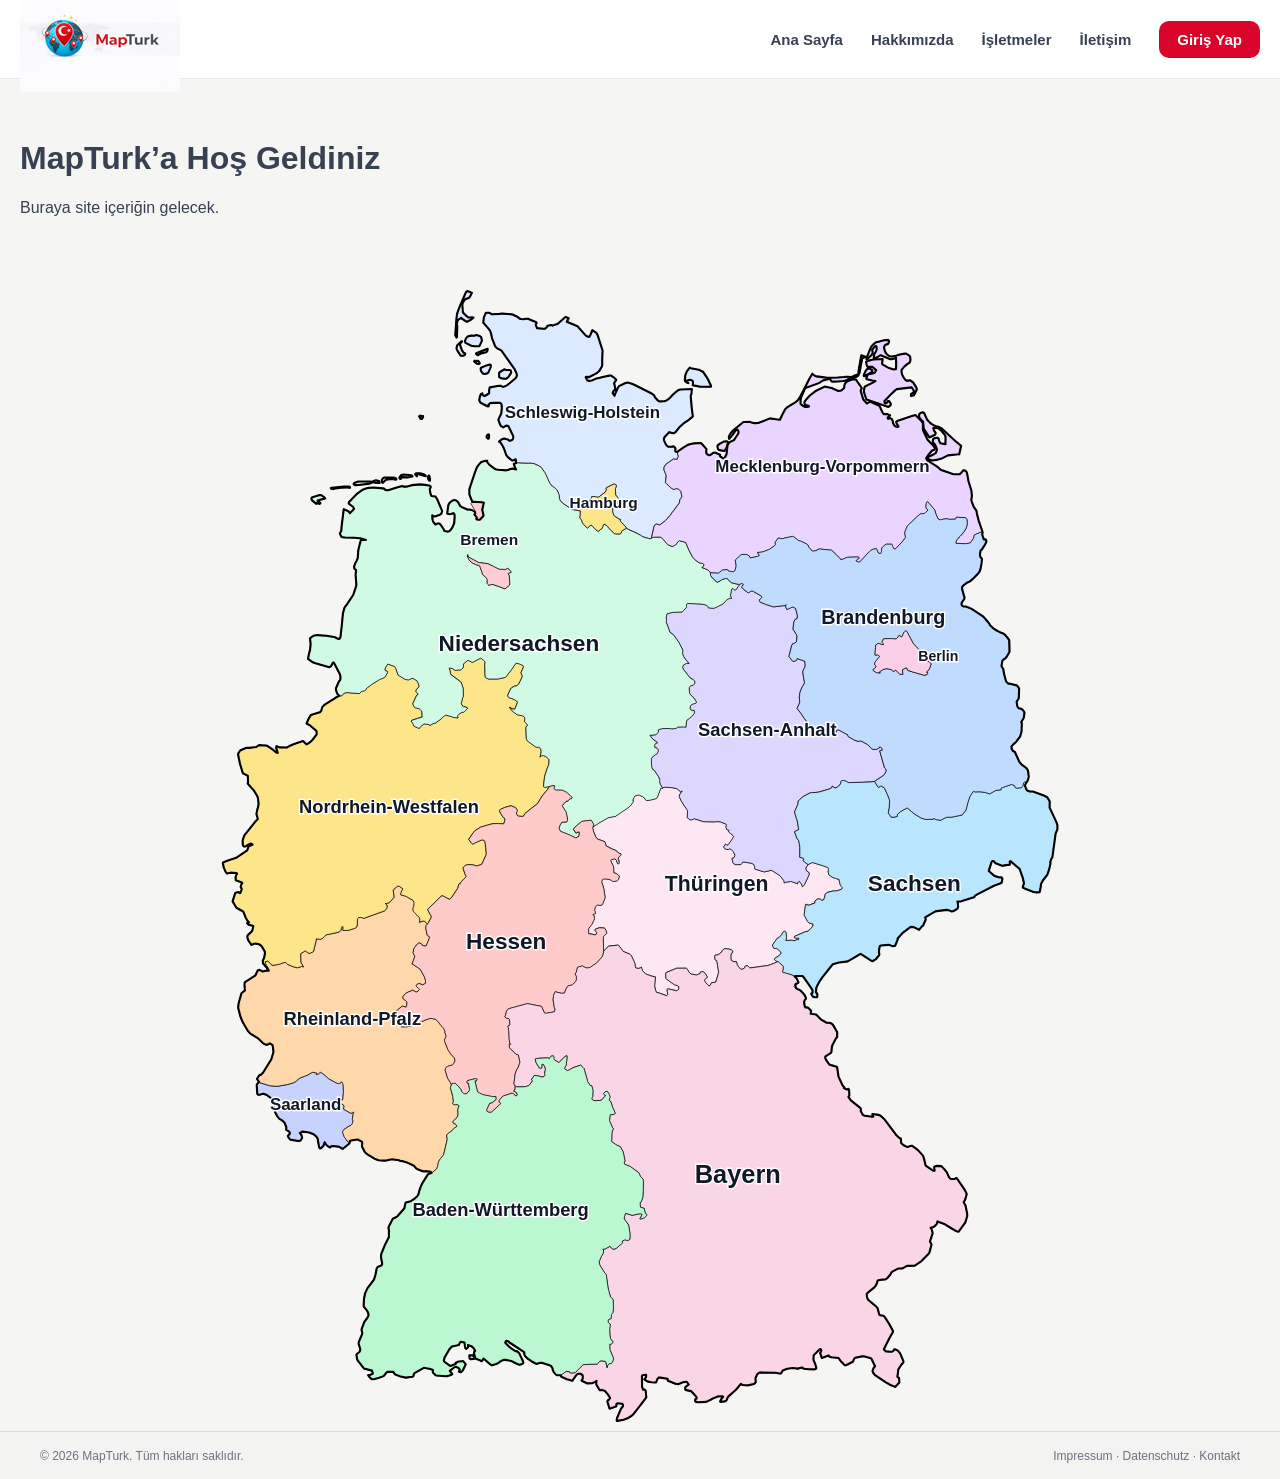
<file: index.html>
<!DOCTYPE html>
<html lang="tr">
<head>
<meta charset="UTF-8" />
<meta name="viewport" content="width=device-width, initial-scale=1.0" />
<title>MapTurk – Almanya Turk İşletmeler Haritası</title>
  <link rel="stylesheet" href="style.css">
<style>
  :root {
    --bg: #f5f5f3;
    --line: #d9d9d3;
    --text: #374151;
    --muted: #6b7280;
  }
  * { box-sizing: border-box; }
  body { margin:0; font-family: Arial, Helvetica, sans-serif; background: var(--bg); color: var(--text); }
  .page { min-height: 100vh; display:flex; flex-direction:column; }
  .topbar { height: 92px; background:#f3f3f1; border-bottom:1px solid var(--line); display:flex; align-items:center; justify-content:center; padding:0 28px; }
  .topbar-inner { width:min(1200px, 100%); display:flex; align-items:center; justify-content:space-between; gap:24px; }
  .brand { display:flex; align-items:center; gap:14px; }
  .logo-box { width:48px; height:48px; border:2px dashed #94a3b8; border-radius:50%; display:grid; place-items:center; color:#94a3b8; font-size:11px; background:#fff; }
  .brand-text { line-height:1.05; }
  .brand-title { font-size:22px; font-weight:700; letter-spacing:0.02em; }
  .brand-sub { font-size:11px; color:var(--muted); margin-top:4px; }
  .nav { display:flex; align-items:center; gap:34px; flex-wrap:wrap; justify-content:flex-end; }
  .nav a { text-decoration:none; color:#7b818a; font-size:15px; }
  .nav a:hover { color:#111827; }
  .content { flex:1; display:flex; align-items:center; justify-content:center; padding:18px 28px 10px; }
  .map-wrap { width:min(1200px, 100%); height:100%; display:flex; align-items:flex-start; justify-content:center; }
  .map-card { width:100%; max-width:1040px; aspect-ratio: 0.92; display:flex; align-items:center; justify-content:center; }
  svg { width:100%; height:100%; overflow:visible; }
  .state { cursor:pointer; transform-box: fill-box; transform-origin: center; transition: transform .18s ease, filter .18s ease, stroke-width .18s ease, opacity .18s ease; }
  .state:hover { transform: translateY(-3px) scale(1.015); filter: drop-shadow(0 7px 10px rgba(15,23,42,.18)); stroke-width: 0.9 !important; }
  #Schleswig-Holstein { fill:#dbeafe !important; }
  #Hamburg { fill:#fde68a !important; }
  #Bremen { fill:#fecdd3 !important; }
  #Niedersachsen { fill:#d1fae5 !important; }
  #Mecklenburg-Vorpommern { fill:#e9d5ff !important; }
  #Brandenburg { fill:#bfdbfe !important; }
  #Berlin { fill:#fbcfe8 !important; }
  #Nordrhein-Westfalen { fill:#fde68a !important; }
  #Hessen { fill:#fecaca !important; }
  #Rheinland-Pfalz { fill:#fed7aa !important; }
  #Saarland { fill:#c7d2fe !important; }
  #Sachsen-Anhalt { fill:#ddd6fe !important; }
  #Thüringen { fill:#fce7f3 !important; }
  #Sachsen { fill:#bae6fd !important; }
  #Baden__x26__Württemberg { fill:#bbf7d0 !important; }
  #Bayern { fill:#f9d5e5 !important; }
  .footer { height:48px; border-top:1px solid var(--line); background:#f3f3f1; display:flex; align-items:center; justify-content:center; padding:0 24px; }
  .footer-inner { width:min(1200px, 100%); display:flex; align-items:center; justify-content:space-between; gap:16px; font-size:12px; color:#6b7280; }
  @media (max-width: 900px) {
    .topbar { height:auto; padding:16px 18px; }
    .topbar-inner { flex-direction:column; align-items:flex-start; }
    .nav { gap:16px; }
    .content { padding:10px 14px 8px; }
    .footer { height:auto; padding:10px 14px; }
    .footer-inner { flex-direction:column; align-items:flex-start; }
  }
</style>
</head>
  <script>
  document.addEventListener("DOMContentLoaded", function () {
    const statePages = {
      "Baden__x26__Württemberg": "baden-wurttemberg.html",
      "Bayern": "bayern.html",
      "Berlin": "berlin.html",
      "Brandenburg": "brandenburg.html",
      "Bremen": "bremen.html",
      "Hamburg": "hamburg.html",
      "Hessen": "hessen.html",
      "Mecklenburg-Vorpommern": "mecklenburg.html",
      "Niedersachsen": "niedersachsen.html",
      "Nordrhein-Westfalen": "nordrhein-westfalen.html",
      "Rheinland-Pfalz": "rheinland-pfalz.html",
      "Saarland": "saarland.html",
      "Sachsen": "sachsen.html",
      "Sachsen-Anhalt": "sachsen-anhalt.html",
      "Schleswig-Holstein": "schleswig-holstein.html",
      "Thüringen": "thueringen.html"
    };

    Object.keys(statePages).forEach(function (stateId) {
      const el = document.getElementById(stateId);
      if (el) {
        el.addEventListener("click", function () {
          window.location.href = statePages[stateId];
        });
      }
    });
  });
</script>
  <script>
document.addEventListener("DOMContentLoaded", function () {
  const statePages = {
    "Baden__x26__Württemberg": "baden-wurttemberg.html",
    "Bayern": "bayern.html",
    "Berlin": "berlin.html",
    "Brandenburg": "brandenburg.html",
    "Bremen": "bremen.html",
    "Hamburg": "hamburg.html",
    "Hessen": "hessen.html",
    "Mecklenburg-Vorpommern": "mecklenburg.html",
    "Niedersachsen": "niedersachsen.html",
    "Nordrhein-Westfalen": "nordrhein-westfalen.html",
    "Rheinland-Pfalz": "rheinland-pfalz.html",
    "Saarland": "saarland.html",
    "Sachsen": "sachsen.html",
    "Sachsen-Anhalt": "sachsen-anhalt.html",
    "Schleswig-Holstein": "schleswig-holstein.html",
    "Thüringen": "thueringen.html"
  };

  Object.keys(statePages).forEach(function (stateId) {
    const el = document.getElementById(stateId);
    if (el) {
      el.addEventListener("click", function () {
        window.location.href = statePages[stateId];
      });
    }
  });
});
</script>
<body>
<header class="site-header">
  <div class="container navbar">
    <a href="/" class="logo">
    <img src="images/mapturk-logo-160px.png">
    </a>

    <button class="menu-toggle" id="menuToggle" aria-label="Menüyü Aç">
      ☰
    </button>

    <nav class="nav-menu" id="navMenu">
      <a href="/">Ana Sayfa</a>
     <a href="/hakkimizda.html">Hakkımızda</a>
      <a href="/isletmeler.html">İşletmeler</a>
      <a href="/iletisim">İletişim</a>
      <a href="/giris" class="nav-btn">Giriş Yap</a>
    </nav>
  </div>
  </header>
 <main>
    <h1>MapTurk’a Hoş Geldiniz</h1>
    <p>Buraya site içeriğin gelecek.</p>
    <script src="script.js"></script>
</body>
</main>
  <main class="content">
    <div class="map-wrap">
      <div class="map-card">
        <svg xmlns="http://www.w3.org/2000/svg" xmlns:cc="http://web.resource.org/cc/" xmlns:dc="http://purl.org/dc/elements/1.1/" xmlns:inkscape="http://www.inkscape.org/namespaces/inkscape" xmlns:rdf="http://www.w3.org/1999/02/22-rdf-syntax-ns#" xmlns:sodipodi="http://sodipodi.sourceforge.net/DTD/sodipodi-0.dtd" version="1.1" id="Bundesrepublik_Deutschland" width="100%" height="100%" viewBox="0 0 591.504 800.504" overflow="visible" enable-background="new 0 0 591.504 800.504" xml:space="preserve" sodipodi:version="0.32" inkscape:version="0.44.1" sodipodi:docname="Karte_Deutschland.svg" sodipodi:docbase="C:\temp"><metadata id="metadata24"><rdf:RDF><cc:Work rdf:about=""><dc:format>image/svg+xml</dc:format><dc:type rdf:resource="http://purl.org/dc/dcmitype/StillImage" /></cc:Work></rdf:RDF></metadata>
<sodipodi:namedview inkscape:window-height="1146" inkscape:window-width="1600" inkscape:pageshadow="2" inkscape:pageopacity="0.0" guidetolerance="10.0" gridtolerance="10.0" objecttolerance="10.0" borderopacity="1.0" bordercolor="#666666" pagecolor="#ffffff" id="base" inkscape:zoom="0.93940815" inkscape:cx="-47.643609" inkscape:cy="481.74912" inkscape:window-x="-4" inkscape:window-y="-4" inkscape:current-layer="Bundesrepublik_Deutschland" />

<style type="text/css"><![CDATA[
#Bundesrepublik_Deutschland path[id] {
  cursor: pointer;
  transition: transform 0.18s ease, filter 0.18s ease, stroke-width 0.18s ease;
  transform-box: fill-box;
  transform-origin: center;
}
#Bundesrepublik_Deutschland path[id]:hover {
  transform: translateY(-3px) scale(1.015);
  filter: drop-shadow(0 6px 10px rgba(0,0,0,0.22));
  stroke: #1f2937 !important;
  stroke-width: 2.2 !important;
}
]]></style>
<g id="g1923"><path id="Thüringen" class="state" d="M 312.004,351.725 L 313.849,351.324 L 317.239,351.598 L 319.151,351.767 L 322.07,352.455 L 322.5,352.763 L 324.461,354.581 L 325.726,354.041 L 324.06,356.282 L 323.582,357.889 L 324.794,360.775 L 326.884,364.032 L 328.564,366.623 L 329.522,367.85 L 329.376,370.24 L 329.243,372.946 L 330.019,373.413 L 330.879,374.374 L 331.721,374.479 L 332.471,374.406 L 333.629,373.994 L 334.258,373.678 L 340.703,375.718 L 341.162,375.772 L 347.604,375.909 L 349.006,375.879 L 349.709,375.731 L 352.479,375.847 L 356.667,377.453 L 356.899,377.749 L 356.941,378.088 L 356.667,379.959 L 357.217,380.975 L 357.238,381.376 L 359.036,381.98 L 358.513,382.487 L 358.449,382.635 L 358.43,382.781 L 358.92,383.415 L 359.597,384.061 L 359.906,384.165 L 360.302,384.377 L 361.608,385.55 L 362.074,386.059 L 362.115,386.332 L 362.052,386.48 L 361.652,387.168 L 360.949,388.277 L 359.483,390.423 L 358.665,391.574 L 358.145,392.168 L 357.872,392.367 L 357.399,392.548 L 357.347,392.536 L 356.597,391.682 L 356.411,391.693 L 356.188,391.851 L 355.849,392.379 L 355.273,393.384 L 355.169,394.187 L 356.723,395.424 L 358.314,395.466 L 359.251,395.022 L 359.494,395.043 L 360.355,395.401 L 361.926,397.008 L 363.008,399.46 L 363.008,399.735 L 362.475,400.982 L 362.201,401.49 L 360.885,401.732 L 361.715,405.158 L 362.201,405.529 L 363.104,405.952 L 363.158,406.216 L 367.032,406.133 L 367.874,405.424 L 368.129,405.193 L 368.471,404.44 L 368.673,404.261 L 374.969,405.255 L 376.53,406.216 L 376.843,407.434 L 377.031,408.765 L 377.171,409.327 L 381.947,410.848 L 383.753,411.334 L 386.561,410.753 L 388.59,410.214 L 389.425,410.486 L 392.877,412.685 L 395.045,414.241 L 395.299,414.472 L 397.647,417.485 L 397.827,418.015 L 397.848,418.257 L 397.891,419.147 L 398.847,418.722 L 399.19,418.639 L 402.417,418.118 L 402.66,418.097 L 406.275,419.292 L 407.365,419.79 L 407.291,419.069 L 407.539,418.797 L 407.814,418.488 L 408.49,417.938 L 408.596,418.042 L 410.002,419.841 L 410.445,420.677 L 410.71,421.753 L 410.752,421.784 L 411.328,421.383 L 411.57,421.259 L 412.284,420.326 L 415.467,413.455 L 415.53,413.147 L 415.572,412.122 L 415.097,411.498 L 414.715,411.266 L 413.408,410.303 L 413.16,408.622 L 414.767,406.116 L 417.758,404.657 L 417.854,404.636 L 425.546,407.046 L 428.442,408.103 L 428.818,408.347 L 429.008,408.621 L 429.249,409.511 L 429.122,410.164 L 429.051,411.412 L 429.358,413.179 L 431.833,415.039 L 434.213,415.937 L 436.634,416.549 L 436.973,418.197 L 437.559,420.469 L 437.705,420.724 L 438.366,421.822 L 438.631,422.076 L 439.172,422.447 L 438.357,423.684 L 435.561,424.595 L 434.139,424.847 L 433.577,424.711 L 431.683,425.006 L 428.474,425.819 L 428.209,425.967 L 426.755,427.202 L 426.724,428.449 L 425.8,431.072 L 425.599,431.156 L 424.332,431.526 L 424.292,431.463 L 423.736,430.734 L 423.143,430.513 L 421.568,430.513 L 421.272,430.609 L 419.639,431.879 L 419.628,431.95 L 419.649,433.326 L 415.293,434.9 L 413.968,434.753 L 413.396,434.014 L 412.925,434.977 L 412.17,440.42 L 412.085,441.468 L 412.116,441.974 L 412.137,442.26 L 414.627,446.689 L 415.42,447.473 L 418.375,448.266 L 418.152,449.558 L 417.067,450.996 L 416.973,451.1 L 414.932,453.236 L 412.997,453.679 L 412.849,453.658 L 409.206,455.223 L 405.975,456.64 L 405.457,456.861 L 405.246,457.01 L 404.955,457.854 L 406.922,458.435 L 407.272,458.119 L 407.955,458.14 L 408.05,458.181 L 408.282,458.584 L 408.135,459.124 L 408.03,459.208 L 407.819,459.312 L 406.977,459.406 L 406.626,459.269 L 405.47,460.031 L 402.996,459.726 L 399.03,459.925 L 399.489,457.112 L 399.051,454.038 L 398.3,453.246 L 397.924,453.349 L 397.787,453.436 L 396.439,454.671 L 396.384,455.484 L 394.143,457.801 L 393.931,457.884 L 393.206,458.222 L 392.826,458.447 L 389.695,462.843 L 389.573,463.183 L 389.563,463.278 L 390.308,465.074 L 390.615,465.582 L 391.529,465.603 L 392.655,465.465 L 393.485,466.228 L 395.469,468.087 L 395.706,468.582 L 395.748,468.85 L 395.415,469.377 L 393.568,471.109 L 391.939,471.976 L 391.328,472.473 L 390.884,473.171 L 391.022,473.37 L 391.508,473.856 L 393.078,474.957 L 390.413,476.151 L 386.307,477.609 L 373.825,479.324 L 373.612,479.324 L 373.317,479.155 L 372.753,478.626 L 372.33,478.14 L 372.045,477.929 L 371.656,477.741 L 370.34,478.024 L 370.182,478.119 L 370.025,478.374 L 369.865,479.145 L 369.845,479.357 L 369.406,479.77 L 367.519,480.362 L 366.931,480.067 L 365.256,478.194 L 364.595,477.009 L 364.046,474.821 L 362.29,475.034 L 360.308,473.859 L 360.203,473.68 L 360.117,473.12 L 360.083,471.014 L 360.225,469.439 L 360.669,468.785 L 361.112,468.796 L 361.186,468.691 L 361.456,468.015 L 361.456,467.868 L 360.891,467.043 L 360.564,466.566 L 360.299,466.345 L 356.823,465.677 L 355.249,465.887 L 355.079,465.951 L 353.995,467.103 L 353.773,467.854 L 351.574,469.63 L 350.057,470.328 L 349.961,470.17 L 349.506,470.032 L 349.077,470.17 L 348.855,470.422 L 348.709,471.046 L 348.709,471.247 L 348.823,473.382 L 349.515,473.859 L 349.959,474.018 L 350.256,474.853 L 351.455,482.414 L 351.455,482.477 L 349.449,489.35 L 346.338,489.866 L 345.4,491.75 L 345.304,491.888 L 344.485,491.917 L 342.275,489.781 L 341.579,488.766 L 341.548,488.661 L 341.45,488.176 L 341.557,487.595 L 341.979,487.118 L 342.307,486.833 L 342.862,486.421 L 343.285,486.282 L 343.328,485.67 L 341.971,483.302 L 340.348,481.938 L 339.453,481.928 L 338.709,482.095 L 338.582,482.202 L 338.199,483.354 L 337.032,483.85 L 335.673,484.315 L 335.272,484.262 L 331.687,483.627 L 330.339,482.157 L 329.202,480.128 L 328.653,479.566 L 328.464,479.524 L 328.304,479.524 L 321.664,479.566 L 314.156,482.632 L 313.944,483.571 L 314.125,486.628 L 314.211,486.999 L 314.578,487.307 L 320.082,491.195 L 320.253,491.251 L 320.876,491.398 L 322.158,491.819 L 322.746,492.129 L 323.159,492.655 L 323.213,494.03 L 322.989,494.645 L 322.852,494.812 L 322.168,495.277 L 321.472,495.459 L 321.187,495.417 L 318.359,494.77 L 315.936,494.211 L 315.355,494.095 L 315.064,494.319 L 314.991,494.53 L 315.033,496.23 L 315.177,496.295 L 315.315,498.05 L 314.866,498.81 L 314.678,498.896 L 314.402,498.94 L 309.174,497.023 L 307.339,496.571 L 307.148,496.127 L 306.731,494.964 L 306.064,492.087 L 306.404,488.516 L 306.668,485.703 L 303.624,485.006 L 299.627,483.506 L 297.343,481.01 L 297.035,479.825 L 296.781,478.81 L 295.898,479.253 L 294.973,479.676 L 293.117,479.476 L 292.948,479.455 L 292.415,478.703 L 292.394,478.121 L 292.003,475.712 L 289.571,470.553 L 289.067,470.024 L 288.519,469.58 L 283.844,467.627 L 282.389,465.658 L 280.549,463.25 L 280.01,463.194 L 273.37,463.903 L 271.557,465.912 L 270.569,466.895 L 270.199,467.074 L 269.92,467.161 L 269.718,457.455 L 269.888,457.086 L 270.284,456.449 L 270.497,456.218 L 272.3,454.707 L 271.56,452.645 L 270.783,451.291 L 270.487,451.049 L 269.215,450.922 L 267.057,450.795 L 266.576,450.922 L 264.145,451.872 L 263.902,452.188 L 263.944,452.802 L 265.176,454.334 L 264.636,455.571 L 263.711,455.76 L 262.626,455.578 L 259.354,454.998 L 259.291,454.066 L 259.363,451.415 L 259.666,450.972 L 260.344,449.999 L 261.733,448.283 L 262.987,445.609 L 263.459,444.372 L 263.459,444.045 L 263.29,442.573 L 262.363,441.444 L 263.713,441.019 L 263.977,440.924 L 264.104,440.778 L 264.093,440.313 L 263.999,439.339 L 263.616,438.628 L 263.606,438.068 L 263.964,436.271 L 264.102,435.922 L 265.198,435.032 L 265.657,434.706 L 267.279,434.917 L 268.66,434.876 L 269.375,433.722 L 270.998,429.62 L 270.977,428.826 L 270.009,422.918 L 268.544,418.105 L 269.152,416.837 L 269.299,416.54 L 269.446,416.444 L 269.711,416.306 L 270.573,416.201 L 272.006,416.348 L 274.301,416.665 L 275.585,417.364 L 275.881,417.721 L 276.171,417.944 L 276.636,418.081 L 277.049,418.027 L 278.763,417.795 L 279.004,417.616 L 279.185,417.659 L 279.7,417.459 L 279.973,417.3 L 280.523,416.646 L 280.376,416.465 L 280.964,415.302 L 281.134,414.805 L 280.609,413.864 L 280.102,413.337 L 279.901,413.125 L 279.006,412.521 L 277.21,411.868 L 276.998,407.555 L 276.386,406.327 L 275.037,403.464 L 274.931,403.197 L 275.387,402.628 L 277.997,401.992 L 279.05,403.07 L 279.409,404.392 L 279.688,404.835 L 279.677,404.879 L 280.048,405.574 L 280.617,405.574 L 280.803,405.353 L 280.845,404.569 L 280.803,402.783 L 280.597,402.814 L 280.239,402.287 L 280.207,402.022 L 280.63,400.689 L 280.964,400.383 L 281.333,400.202 L 281.947,399.759 L 282.268,398.965 L 281.989,398.353 L 280.746,398.057 L 279.43,396.767 L 278.848,396.291 L 278.031,395.794 L 276.377,395.231 L 271.818,392.918 L 270.903,390.021 L 269.015,389.217 L 265.601,388 L 264.389,386.467 L 262.951,383.02 L 262.37,380.854 L 262.223,379.849 L 262.422,378.94 L 262.623,379.078 L 262.835,379.015 L 263.327,378.824 L 266.402,376.753 L 273.064,372.884 L 278.382,371.806 L 286.402,366.369 L 288.995,364.299 L 289.138,364.182 L 290.645,361.931 L 290.792,361.603 L 291.024,360.789 L 290.981,360.693 L 290.547,360.493 L 291.456,358.557 L 292.147,357.395 L 294.516,356.772 L 294.707,356.751 L 295.547,357.024 L 297.086,357.679 L 297.503,357.868 L 298.242,358.334 L 298.629,358.589 L 299.839,360.386 L 300.421,360.692 L 302.854,360.386 L 307.421,359.223 L 308.347,357.457 L 310.429,351.927 L 310.704,351.97 L 311.859,351.811 L 312.004,351.725 z " style="fill:#e7e7e7;stroke:#000000;stroke-width:0.5;stroke-linejoin:round" /><path id="Schleswig-Holstein" class="state" d="M 321.984,114.018 L 322.887,117.02 L 321.942,119.156 L 319.319,118.967 L 314.097,122.635 L 312.678,124.909 L 312.699,126.717 L 313.687,129.191 L 313.889,129.572 L 314.22,130.471 L 314.284,130.978 L 314.103,132.479 L 313.685,135.598 L 317.493,139.298 L 319.019,140.229 L 319.243,140.325 L 320.495,140.262 L 320.897,140.146 L 320.928,139.966 L 321.144,139.839 L 321.315,139.797 L 322.441,140.028 L 323.339,140.463 L 324.659,141.911 L 325.37,145.695 L 323.968,147.641 L 323.567,150.072 L 317.01,158.763 L 314.864,161.29 L 313.864,162.389 L 313.557,162.706 L 309.723,165.613 L 308.344,165.317 L 307.696,165.043 L 307.186,165.012 L 306.187,165.593 L 305.58,166.872 L 303.8,174.971 L 303.853,175.013 L 303.768,175.066 L 303.333,175.321 L 303.011,175.469 L 302.527,175.425 L 298.39,174.21 L 297.81,173.978 L 296.894,173.439 L 296.075,172.857 L 293.655,171.61 L 287.759,168.914 L 286.156,168.037 L 285.617,167.001 L 281.886,162.993 L 281.642,162.2 L 281.78,161.577 L 281.303,161.64 L 280.923,161.555 L 277.429,159.114 L 277.216,158.913 L 276.366,156.491 L 276.302,154.408 L 276.599,153.224 L 277.249,152.589 L 279.306,150.929 L 280.558,148.265 L 280.6,148.161 L 280.829,147.495 L 279.232,145.328 L 278.481,144.438 L 278.338,139.765 L 278.945,138.349 L 279.072,137.492 L 277.788,136.763 L 277.587,136.68 L 277.302,136.637 L 273.019,138.709 L 271.587,139.649 L 272.084,140.272 L 271.28,142.217 L 266.399,145.99 L 265.649,145.99 L 265.145,145.937 L 264.184,145.726 L 263.935,145.525 L 262.694,145.495 L 261.567,145.558 L 261.494,146.319 L 261.505,146.646 L 261.178,147.209 L 260.807,147.769 L 257.281,152.189 L 256.526,152.558 L 255.997,152.326 L 254.945,151.354 L 253.244,149.282 L 253.117,148.615 L 253.211,148.097 L 252.82,148.118 L 252.588,148.434 L 251.863,150.528 L 251.608,151.427 L 251.185,152.98 L 250.737,155.254 L 249.059,155.073 L 247.411,154.522 L 242.052,151.023 L 239.787,149.206 L 239.352,148.594 L 238.947,147.715 L 238.596,146.467 L 238.512,144.86 L 238.408,144.395 L 237.99,143.372 L 237.208,141.489 L 236.864,140.896 L 235.882,139.796 L 233.544,138.062 L 232.683,137.27 L 232.096,136.446 L 231.356,135.167 L 230.589,133.316 L 228.766,129.393 L 228.243,128.43 L 225.886,125.027 L 224.083,123.726 L 220.535,122.193 L 218.641,121.939 L 216.57,121.971 L 212.936,121.918 L 209.745,121.706 L 208.734,121.736 L 207.893,121.884 L 207.628,119.273 L 207.459,119.315 L 205.979,120.056 L 205.663,120.172 L 205.198,120.161 L 204.833,120.012 L 203.786,119.157 L 201.883,117.602 L 200.948,116.28 L 200.302,114.568 L 199.979,113.468 L 198.642,110.265 L 196.559,106.955 L 196.189,107.008 L 195.873,106.955 L 195.82,106.742 L 197.326,105.496 L 198.505,104.841 L 199.464,104.64 L 201.959,105.232 L 202.435,105.559 L 202.874,106.045 L 203.526,106.142 L 204.369,105.919 L 204.877,105.708 L 205.125,105.517 L 205.379,105.232 L 205.601,104.851 L 205.749,104.281 L 205.919,103.614 L 205.93,103.361 L 205.897,103.054 L 205.793,102.695 L 202.567,96.034 L 202.329,95.738 L 201.641,95.527 L 201.382,95.474 L 200.43,95.663 L 200.034,95.917 L 198.781,96.74 L 198.261,96.414 L 197.177,95.717 L 197.03,95.537 L 196.497,94.52 L 195.472,91.729 L 195.371,91.253 L 195.392,91.083 L 195.63,90.479 L 196.692,88.238 L 197.338,86.875 L 197.434,86.452 L 197.742,82.963 L 197.794,82.244 L 197.794,82.044 L 197.563,81.99 L 197.744,81.843 L 197.744,81.547 L 197.681,80.965 L 197.554,80.542 L 197.28,80.023 L 196.91,79.547 L 196.74,79.42 L 196.439,79.335 L 192.638,79.325 L 191.881,79.378 L 189.449,79.558 L 188.434,80.552 L 187.804,81.302 L 187.857,81.365 L 188.343,81.481 L 188.486,81.493 L 188.571,81.429 L 188.602,81.451 L 188.55,81.566 L 188.434,81.693 L 188.28,81.756 L 187.921,81.799 L 187.521,81.746 L 183.081,79.409 L 182.519,79.028 L 181.975,77.992 L 181.869,77.464 L 181.924,76.725 L 182.176,75.287 L 182.399,74.481 L 182.744,73.604 L 182.944,73.224 L 183.049,73.107 L 183.964,72.631 L 184.027,73.54 L 185.257,74.417 L 185.819,74.364 L 185.988,74.301 L 188.595,72.715 L 188.722,72.611 L 188.805,72.399 L 188.805,71.491 L 188.784,71.31 L 188.721,70.76 L 189.259,68.349 L 195.889,67.198 L 197.184,67.336 L 198.564,67.991 L 199.659,67.694 L 200.914,67.125 L 202.007,66.554 L 207.48,61.933 L 207.617,61.787 L 208.263,60.719 L 208.433,59.619 L 208.412,59.269 L 208.201,58.488 L 206.936,55.675 L 200.523,46.562 L 197.547,42.333 L 196.367,41.624 L 194.554,40.769 L 193.375,39.606 L 193.03,39.172 L 190.825,33.442 L 190.05,29.659 L 189.178,27.84 L 189.062,27.682 L 186.809,25.017 L 184.695,22.661 L 184.664,22.46 L 185.051,18.844 L 186.535,15.482 L 188.364,15.515 L 189.052,15.599 L 189.464,15.788 L 190.664,16.612 L 196.103,16.328 L 196.806,16.212 L 197.567,16.127 L 198.1,16.159 L 202.176,16.432 L 204.884,16.664 L 205.448,16.833 L 205.703,16.938 L 208.806,18.376 L 209.689,19.011 L 209.653,19.222 L 210.092,19.487 L 210.79,19.889 L 211.673,19.984 L 213.32,20.1 L 214.628,19.75 L 215.984,19.761 L 216.386,19.836 L 217.11,20.078 L 220.06,21.306 L 222.144,22.268 L 222.417,22.902 L 222.048,23.38 L 221.837,23.771 L 221.868,24.194 L 222.014,24.638 L 222.692,26.414 L 227.396,26.879 L 228.407,26.783 L 229.868,25.493 L 230.047,25.312 L 230.121,24.678 L 232.73,24.17 L 233.827,24.646 L 235.185,24.097 L 236.522,23.726 L 237.446,23.292 L 242.587,18.715 L 243.058,18.619 L 245.214,19.39 L 244.807,20.045 L 243.777,21.938 L 248.059,23.694 L 251.374,25.048 L 257.277,31.731 L 258.289,32.27 L 259.186,32.523 L 259.701,32.577 L 259.796,32.577 L 259.9,32.461 L 261.513,28.982 L 261.427,28.771 L 261.607,28.274 L 261.784,27.967 L 261.888,27.883 L 262.945,28.538 L 264.679,29.712 L 265.751,31.678 L 269.13,42.273 L 269.067,44.439 L 268.898,47.474 L 268.874,52.856 L 268.83,53.299 L 267.154,56.176 L 266.965,56.439 L 266.335,57.169 L 265.294,58.046 L 263.692,58.977 L 261.111,60.299 L 259.355,61.165 L 258.943,61.261 L 258.703,61.092 L 258.519,60.849 L 257.902,60.828 L 257.576,60.901 L 257.309,61.048 L 257.193,61.186 L 257.902,62.592 L 258.176,63.057 L 258.541,63.459 L 259.026,63.755 L 259.301,63.828 L 261.299,63.521 L 261.981,63.374 L 262.289,63.193 L 264.183,62.358 L 264.183,62.286 L 264.944,62.031 L 270.052,60.814 L 273.878,60.064 L 274.236,60.001 L 274.756,59.989 L 275.227,60.075 L 276.712,61.047 L 277.383,61.586 L 278.806,62.993 L 278.346,63.785 L 277.299,65.36 L 277.479,65.963 L 278.23,69.728 L 276.988,70.775 L 276.427,71.907 L 276.3,72.519 L 277.648,74.296 L 277.986,73.067 L 280.302,68.004 L 280.761,67.497 L 285.324,65.245 L 286.353,65.044 L 286.91,65.023 L 287.534,65.129 L 288.722,65.456 L 290.425,65.941 L 302.861,72.148 L 303.587,72.559 L 305.071,73.511 L 305.441,73.838 L 305.921,74.567 L 306.153,75.086 L 306.09,75.14 L 306.206,75.426 L 308.247,77.624 L 308.67,77.973 L 308.913,78.111 L 309.478,78.27 L 310.1,78.259 L 312.771,78.132 L 313.164,78.079 L 313.703,77.91 L 314.448,77.602 L 314.977,77.286 L 316.836,75.784 L 317.561,75.045 L 318.708,73.681 L 320.469,72.126 L 322.986,70.19 L 324.174,69.883 L 332.333,69.513 L 332.079,73.087 L 331.619,73.89 L 331.555,74.207 L 331.702,76.521 L 332.31,83.237 L 333.054,88.903 L 333.023,89.007 L 332.939,89.081 L 330.333,91.206 L 329.679,91.671 L 326.45,93.935 L 323.476,96.672 L 320.858,99.961 L 320.417,100.331 L 319.919,100.638 L 319.418,100.827 L 317.186,100.426 L 316.871,100.341 L 316.395,100.003 L 313.238,103.364 L 312.973,103.639 L 312.804,103.989 L 312.629,104.592 L 312.566,105.068 L 312.578,105.353 L 312.682,105.862 L 313.375,107.533 L 313.962,108.632 L 314.343,109.235 L 314.766,109.774 L 314.998,109.998 L 315.521,110.326 L 315.974,110.399 L 317.869,110.399 L 318.1,110.368 L 318.982,110.145 L 319.3,110.187 L 319.817,110.43 L 320.225,110.768 L 320.541,111.18 L 320.742,111.7 L 320.753,111.89 L 320.615,112.936 L 320.742,113.729 L 321.264,113.953 L 321.57,113.994 L 321.984,114.018 z M 168.301,10.266 L 167.186,13.131 L 166.273,15.722 L 165.976,17.138 L 165.727,19.168 L 165.516,21.548 L 164.881,30.703 L 164.87,31.412 L 165.42,32.681 L 165.736,33.093 L 165.865,33.05 L 165.974,32.87 L 165.995,32.458 L 166.237,24.645 L 166.1,24.414 L 165.961,23.948 L 165.961,23.779 L 166.12,22.277 L 166.554,20.892 L 166.808,20.564 L 168.934,19.18 L 169.54,19.708 L 169.657,19.866 L 171.099,20.679 L 172.499,21.695 L 172.965,21.853 L 173.181,21.853 L 175.921,20.457 L 177.67,18.998 L 177.586,18.924 L 177.235,18.839 L 176.707,18.786 L 174.551,18.871 L 174.017,18.786 L 173.743,18.69 L 171.898,17.043 L 171.858,17 L 170.22,15.318 L 169.808,9.368 L 170.945,7.104 L 171.453,6.458 L 172.41,5.696 L 172.505,5.642 L 173.716,5.357 L 174.989,4.563 L 176.553,1.499 L 176.532,1.415 L 176.423,1.318 L 174.303,0.44 L 173.727,0.271 L 173.389,0.25 L 173.209,0.313 L 172.694,0.641 L 172.557,0.778 L 172.134,1.466 L 170.231,5.948 L 169.861,6.887 L 168.301,10.266 z M 176.734,31.719 L 176.221,31.708 L 174.28,32.078 L 173.716,32.288 L 173.293,32.617 L 172.748,33.177 L 172.347,33.896 L 171.819,35.167 L 171.74,35.992 L 171.831,36.415 L 171.999,36.721 L 172.2,36.89 L 176.203,38.857 L 177.032,39.089 L 178.001,39.152 L 181.263,39.279 L 181.685,39.258 L 181.898,39.163 L 183.75,35.294 L 183.151,32.903 L 183.004,32.629 L 182.09,31.994 L 180.984,31.602 L 180.53,31.498 L 180.234,31.424 L 179.52,31.37 L 178.69,31.666 L 178.374,31.794 L 176.734,31.719 z M 165.696,40.79 L 165.707,41.012 L 166.008,41.783 L 167.23,43.75 L 167.876,44.744 L 168.609,45.875 L 168.779,45.959 L 169.13,46.013 L 170.266,46.003 L 170.34,45.981 L 171.528,45.4 L 171.644,45.273 L 171.946,44.522 L 171.904,44.418 L 171.819,44.375 L 170.625,43.771 L 169.589,42.175 L 168.324,38.644 L 168.182,37.904 L 168.356,37.407 L 168.631,36.899 L 169.651,35.895 L 169.566,35.79 L 169.403,35.736 L 169,35.917 L 166.547,38.146 L 166.231,38.558 L 165.856,39.489 L 165.813,40.325 L 165.696,40.79 z M 182.946,44.406 L 186.597,43.497 L 187.075,43.212 L 187.42,42.768 L 187.608,42.164 L 187.79,41.148 L 187.62,41.064 L 181.334,43.527 L 179.686,44.205 L 179.54,44.618 L 179.592,44.765 L 180.644,45.621 L 182.946,44.406 z M 178.674,49.554 L 178.41,49.586 L 178.209,49.756 L 178.262,49.935 L 178.516,50.328 L 178.685,50.455 L 180.292,51.648 L 180.577,51.838 L 181.429,51.849 L 181.948,51.702 L 182.064,51.49 L 182.053,51.047 L 181.302,49.895 L 181.192,49.726 L 181.086,49.652 L 180.759,49.556 L 180.098,49.746 L 178.674,49.554 z M 184.199,58.299 L 184.749,58.795 L 185.061,58.891 L 185.728,58.859 L 186.749,58.648 L 187.621,58.394 L 187.864,58.248 L 188.213,57.855 L 189.317,55.414 L 189.916,54.007 L 190,52.527 L 189.768,52.389 L 189.149,52.285 L 188.589,52.358 L 186.367,53.056 L 186.051,53.151 L 183.465,54.229 L 183.096,54.419 L 182.883,54.692 L 182.831,54.958 L 182.86,56.101 L 182.989,56.587 L 183.136,56.901 L 183.368,57.219 L 183.505,57.324 L 184.199,58.299 z M 199.42,55.612 L 196.274,57.653 L 195.861,58.162 L 195.861,58.434 L 195.85,61.015 L 196.528,61.543 L 197.115,61.839 L 197.891,62.019 L 200.065,62.23 L 200.978,62.221 L 202.253,61.162 L 202.808,60.474 L 202.892,60.359 L 204.388,58.064 L 204.419,57.906 L 204.177,56.604 L 203.861,56.248 L 202.924,56.035 L 200.682,55.949 L 199.42,55.612 z M 331.823,54.883 L 331.353,54.725 L 331.164,54.544 L 331.067,54.386 L 330.91,54.449 L 330.582,54.705 L 329.794,55.601 L 329.187,56.447 L 328.83,57.072 L 328.132,58.627 L 327.786,59.62 L 327.691,59.947 L 327.384,63.352 L 327.511,63.913 L 327.648,64.113 L 329.219,65.172 L 329.467,65.288 L 329.859,65.351 L 329.912,65.298 L 329.859,65.255 L 329.838,65.298 L 329.775,65.298 L 329.382,65.16 L 328.427,64.556 L 328.437,63.933 L 328.628,63.753 L 330.941,62.938 L 331.994,63.278 L 332.387,63.447 L 332.798,63.616 L 332.931,63.881 L 333.217,64.717 L 333.131,65.648 L 332.984,66.926 L 338.048,67.866 L 345.851,67.94 L 345.92,67.919 L 345.952,67.823 L 345.909,67.231 L 344.65,64.525 L 343.615,62.337 L 340.469,57.525 L 337.24,55.843 L 331.823,54.883 z M 188.042,104.776 L 187.862,104.661 L 187.513,104.302 L 187.009,103.688 L 187.02,103.288 L 187.136,102.802 L 187.344,102.379 L 187.513,102.147 L 187.734,101.936 L 187.936,101.809 L 188.188,101.704 L 188.437,101.683 L 188.745,101.938 L 188.766,102.001 L 188.619,104.55 L 188.329,104.75 L 188.042,104.776 z M 140.778,88.758 L 141.958,88.642 L 142.031,89.256 L 141.165,90.777 L 140.43,90.714 L 140.145,90.651 L 139.262,89.036 L 139.304,88.792 L 139.837,88.422 L 140.272,88.274 L 140.778,88.758 z " style="fill:#e7e7e7;stroke:#000000;stroke-width:0.5;stroke-linejoin:round" /><path id="Sachsen-Anhalt" class="state" d="M 365.987,207.776 L 367.383,207.206 L 367.638,207.164 L 368.125,207.206 L 368.335,207.259 L 368.563,207.386 L 368.775,207.566 L 368.848,207.809 L 368.827,208.01 L 368.721,208.18 L 367.86,209.331 L 367.806,209.638 L 367.86,210.019 L 367.998,210.304 L 368.241,210.559 L 371.811,213.403 L 372.027,213.541 L 372.555,213.637 L 372.863,213.552 L 373.606,213.033 L 374.596,212.451 L 374.765,212.42 L 375.304,212.505 L 375.7,212.644 L 376.081,212.822 L 376.304,212.939 L 381.478,215.942 L 381.722,216.249 L 381.817,216.514 L 381.848,216.789 L 381.827,217.031 L 381.732,217.306 L 381.593,217.496 L 381.059,217.949 L 380.541,218.5 L 380.351,218.901 L 380.298,219.101 L 380.361,219.587 L 380.615,220.084 L 380.839,220.306 L 381.188,220.486 L 384.78,221.945 L 389.996,223.628 L 390.281,223.681 L 398.504,222.708 L 399.25,222.02 L 399.116,222.189 L 398.863,222.835 L 398.831,223.513 L 399.673,225.5 L 401.317,224.95 L 402.232,224.473 L 403.781,223.775 L 405.261,224.441 L 405.885,224.854 L 405.98,225.127 L 407.213,230.023 L 407.011,231.832 L 405.546,232.561 L 404.873,233.851 L 404.524,234.993 L 404.1,239.434 L 404.132,239.538 L 405.375,241.567 L 406.563,243.355 L 406.838,244.243 L 406.859,244.824 L 406.448,248.505 L 404.818,249.698 L 404.395,249.677 L 403.982,249.561 L 403.079,251.188 L 401.304,258.304 L 401.261,259.054 L 401.304,259.097 L 403.133,261.264 L 403.994,262.29 L 405.172,262.1 L 406.288,261.773 L 406.605,261.306 L 406.646,261.159 L 406.827,260.22 L 412.374,262.144 L 412.743,265.411 L 412.435,266.343 L 411.859,267.367 L 410.994,269.523 L 411.182,271.173 L 411.584,274.027 L 412.234,277.454 L 411.045,279.853 L 410.797,279.969 L 410.691,280.138 L 409.523,282.708 L 408.954,284.494 L 408.826,284.971 L 408.555,287.445 L 408.784,291.473 L 406.954,295.618 L 409.88,299.371 L 411.967,302.586 L 414.616,306.032 L 416.28,307.914 L 420.87,310.769 L 428.08,313.57 L 432.041,314.173 L 432.808,314.046 L 434.63,312.756 L 434.783,311.402 L 435.227,310.81 L 436.153,310.798 L 438.145,311.72 L 438.837,312.162 L 440.439,313.061 L 442.251,314 L 442.6,314.021 L 443.08,315.458 L 448.007,318.293 L 450.429,318.905 L 450.947,318.926 L 452.01,318.544 L 456.884,321.135 L 459.912,324.266 L 460.209,324.454 L 460.368,324.475 L 462.725,324.686 L 464.776,323.852 L 465.114,323.639 L 465.051,322.974 L 465.954,323.016 L 466.366,323.281 L 467.092,324 L 467.23,324.613 L 467.251,325.236 L 465.513,325.512 L 465.524,325.734 L 465.533,325.987 L 468.854,337.691 L 469.334,338.126 L 469.608,338.378 L 470.073,339.319 L 470.115,339.796 L 470.115,339.935 L 468.716,342.451 L 468.196,343.013 L 461.747,347.294 L 459.596,347.59 L 453.038,347.907 L 452.985,347.907 L 443.461,348.096 L 442.534,347.747 L 442.43,347.684 L 441.726,347.165 L 440.72,346.807 L 440.377,346.702 L 439.848,346.606 L 438.838,346.606 L 438.479,346.828 L 438.21,347.145 L 438.082,347.376 L 437.977,347.968 L 437.289,349.82 L 437.066,350 L 436.256,350.635 L 435.427,351.248 L 433.856,352.009 L 431.828,350.624 L 431.5,351.745 L 429.513,352.728 L 421.985,354.883 L 419.691,355.107 L 417.153,355.16 L 416.492,355.244 L 411.227,358.015 L 407.763,361.102 L 407.563,363.492 L 405.122,368.799 L 405.512,370.237 L 406.522,373.621 L 406.662,373.684 L 406.703,373.768 L 406.926,374.456 L 407.894,379.923 L 408.075,381.509 L 406.748,382.017 L 405.145,382.883 L 406.821,387.376 L 408.087,389.205 L 408.486,391.107 L 408.528,391.373 L 408.904,393.793 L 408.883,401.025 L 410.918,401.459 L 411.231,401.618 L 411.77,402.199 L 411.716,402.59 L 411.05,403.153 L 413.35,405.172 L 414.735,406.146 L 413.129,408.652 L 413.383,410.333 L 414.683,411.296 L 415.065,411.528 L 415.542,412.152 L 415.5,413.176 L 415.437,413.483 L 412.254,420.355 L 411.54,421.275 L 411.296,421.414 L 410.719,421.815 L 410.677,421.783 L 410.413,420.705 L 409.969,419.871 L 408.563,418.071 L 408.459,417.967 L 407.78,418.518 L 407.508,418.824 L 407.259,419.099 L 407.332,419.819 L 406.247,419.321 L 402.627,418.126 L 402.383,418.147 L 399.164,418.667 L 398.814,418.751 L 397.857,419.173 L 397.814,418.285 L 397.793,418.043 L 397.612,417.513 L 395.265,414.5 L 395.011,414.269 L 392.842,412.714 L 389.391,410.516 L 388.556,410.241 L 386.526,410.779 L 383.719,411.361 L 381.915,410.876 L 377.136,409.355 L 376.999,408.793 L 376.808,407.46 L 376.496,406.245 L 374.935,405.282 L 368.638,404.288 L 368.438,404.469 L 368.093,405.22 L 367.839,405.451 L 366.999,406.16 L 363.124,406.245 L 363.069,405.98 L 362.168,405.555 L 361.682,405.187 L 360.851,401.76 L 362.168,401.518 L 362.441,401.009 L 362.975,399.761 L 362.975,399.489 L 361.89,397.035 L 360.321,395.429 L 359.46,395.072 L 359.216,395.05 L 358.278,395.493 L 356.688,395.452 L 355.133,394.215 L 355.239,393.411 L 355.814,392.407 L 356.152,391.879 L 356.375,391.72 L 356.561,391.709 L 357.312,392.565 L 357.367,392.576 L 357.837,392.396 L 358.11,392.195 L 358.629,391.602 L 359.449,390.44 L 360.914,388.303 L 361.617,387.195 L 362.017,386.507 L 362.081,386.361 L 362.038,386.087 L 361.573,385.579 L 360.266,384.405 L 359.87,384.194 L 359.561,384.088 L 358.89,383.443 L 358.394,382.808 L 358.415,382.66 L 358.478,382.513 L 359,382.005 L 357.203,381.403 L 357.182,381.001 L 356.631,379.985 L 356.907,378.114 L 356.864,377.776 L 356.631,377.48 L 352.444,375.873 L 349.673,375.757 L 348.969,375.905 L 347.568,375.936 L 341.13,375.797 L 340.665,375.744 L 334.22,373.704 L 333.59,374.02 L 332.433,374.432 L 331.682,374.505 L 330.843,374.401 L 329.98,373.439 L 329.205,372.974 L 329.337,370.267 L 329.484,367.876 L 328.526,366.65 L 326.846,364.059 L 324.757,360.801 L 323.546,357.914 L 324.022,356.309 L 325.688,354.067 L 324.423,354.606 L 322.461,352.789 L 322.033,352.482 L 319.116,351.794 L 317.202,351.625 L 313.812,351.351 L 311.966,351.752 L 311.596,351.635 L 311.542,351.582 L 311.241,351.17 L 309.976,349.142 L 309.838,348.749 L 309.616,347.471 L 309.532,346.615 L 309.743,346.087 L 308.806,343.858 L 305.793,339.406 L 304.761,338.836 L 304.059,337.365 L 303.794,334.543 L 303.784,331.086 L 303.93,330.578 L 304.288,330.113 L 306.434,328.337 L 306.821,328.18 L 307.202,328.159 L 307.381,328.032 L 308.402,326.435 L 308.507,326.085 L 308.507,325.346 L 308.432,324.691 L 308.328,324.406 L 307.805,323.76 L 307.001,323.433 L 306.106,323.106 L 306.085,321.478 L 306.106,321.296 L 306.864,320.197 L 308.136,319.774 L 304.405,316.971 L 302.718,314.591 L 306.925,314.149 L 308.696,312.404 L 308.749,312.267 L 308.791,311.981 L 308.633,311.538 L 308.738,310.586 L 310.662,310.005 L 311.682,309.805 L 316.717,309.742 L 316.971,309.742 L 317.917,309.965 L 319.74,309.911 L 321.126,309.615 L 321.484,309.468 L 322.421,308.801 L 322.939,308.707 L 326.372,308.601 L 328.08,308.771 L 328.189,308.867 L 328.496,305.779 L 328.878,303.855 L 330.907,302.406 L 332.784,300.873 L 333.973,299.099 L 334.137,298.824 L 334.189,297.365 L 334.085,297.007 L 334.025,296.934 L 333.856,296.912 L 332.977,297.029 L 332.51,297 L 331.845,296.598 L 331.469,296.302 L 331.289,296.112 L 331.151,295.805 L 331.088,295.383 L 331.205,294.632 L 331.617,293.585 L 331.908,293.046 L 332.234,292.834 L 333.232,292.368 L 333.93,292.189 L 335.014,291.965 L 335.6,291.183 L 335.633,291.12 L 335.612,291.035 L 335.174,290.071 L 333.741,288.073 L 332.383,286.71 L 330.949,285.136 L 330.895,285.04 L 330.478,280.937 L 331.706,279.223 L 332.266,279.361 L 332.446,279.308 L 333.573,278.79 L 334.382,278.144 L 334.436,277.965 L 334.477,276.559 L 334.425,276.166 L 333.807,275.562 L 333.036,274.897 L 332.807,274.792 L 332.49,274.738 L 331.195,273.934 L 326.67,268.163 L 325.814,266.322 L 326.439,264.768 L 328.678,263.562 L 330.418,263.636 L 328.595,261.523 L 327.279,259.841 L 326.523,258.551 L 326.184,257.8 L 325.846,256.446 L 326.026,254.258 L 326.038,254.216 L 323.239,248.792 L 319.512,243.473 L 316.901,241.549 L 314.268,234.36 L 314.353,233.791 L 314.5,233.187 L 314.277,230.915 L 314.298,230.714 L 314.807,228.526 L 316.869,227.945 L 319.545,227.395 L 325.608,227.237 L 328.459,224.138 L 328.661,223.715 L 328.68,223.557 L 328.586,223.103 L 328.629,222.351 L 328.798,221.696 L 329.125,221.316 L 329.383,221.212 L 329.723,221.18 L 338.986,221.581 L 342.882,222.343 L 343.628,223.114 L 343.943,223.442 L 344.07,223.759 L 344.07,224.032 L 344.113,224.16 L 344.218,224.233 L 344.535,224.296 L 347.689,224.625 L 348.816,224.307 L 354.51,221.527 L 354.657,221.37 L 355.551,220.207 L 357.312,218.505 L 358.428,217.87 L 359.658,217.585 L 360.519,217.596 L 359.721,215.724 L 360.297,212.52 L 360.519,211.506 L 360.858,210.797 L 361.689,210.639 L 361.772,210.681 L 362.154,211.21 L 362.803,211.568 L 363.543,211.641 L 363.575,211.588 L 366.054,207.951 L 366.065,207.866 L 365.987,207.776 z " style="fill:#e7e7e7;stroke:#000000;stroke-width:0.5;stroke-linejoin:round" /><path id="Sachsen" class="state" d="M 461.779,347.263 L 464.189,351.144 L 464.765,351.46 L 465.499,350.983 L 465.827,350.668 L 466.016,350.36 L 468.661,351.776 L 469.109,352.589 L 470.975,356.682 L 472.102,359.431 L 472.324,360.107 L 472.482,360.784 L 472.261,365.997 L 471.488,369.686 L 473.016,371.516 L 473.239,372.15 L 473.451,372.551 L 475.733,372.604 L 476.246,372.477 L 477.955,372 L 477.851,370.933 L 477.84,370.786 L 480.46,368.461 L 484.998,366.028 L 485.591,366.482 L 487.896,368.535 L 490.042,370.278 L 494.957,373.293 L 497.859,374.159 L 498.208,374.201 L 500.196,374.148 L 503.511,374.053 L 503.976,373.375 L 504.315,373.81 L 505.144,374.264 L 505.653,374.368 L 508.756,374.749 L 509.597,374.179 L 511.654,373.163 L 513.231,372.571 L 516.023,372.656 L 516.349,372.602 L 523.872,371.059 L 526.536,367.559 L 527.958,362.04 L 529.471,357.599 L 531.592,354.523 L 531.988,354.46 L 533.283,354.671 L 536.35,354.575 L 540.368,355.094 L 543.298,356.109 L 547.644,353.656 L 551.086,353.214 L 551.413,353.394 L 551.327,352.855 L 551.316,352.474 L 551.443,352.114 L 551.803,351.861 L 558.749,349.397 L 560.958,350.254 L 561.107,350.919 L 561.545,351.67 L 561.692,351.839 L 562.116,351.934 L 562.649,352.008 L 565.842,351.691 L 566.011,351.628 L 566.481,351.078 L 566.639,350.847 L 566.745,350.581 L 567.394,348.233 L 568.219,347.472 L 569.197,348.265 L 568.198,350.22 L 568.168,350.378 L 569.44,353.37 L 569.878,353.898 L 570.951,354.29 L 571.807,354.533 L 572.689,354.596 L 573.627,354.523 L 573.869,354.544 L 582.068,357.599 L 582.292,357.715 L 583.941,358.594 L 584.045,358.689 L 584.479,359.386 L 585.744,361.522 L 585.765,361.934 L 585.712,365.962 L 590.586,376.407 L 591.247,378.428 L 591.215,381.324 L 590.058,384.019 L 589.831,385.214 L 587.878,399.562 L 587.657,401.2 L 586.796,402.417 L 586.102,404.9 L 586.362,405.143 L 586.383,405.228 L 586.166,406.296 L 585.427,409.52 L 584.227,413.179 L 583.931,413.686 L 582.397,415.642 L 581.017,417.386 L 579.617,420.125 L 579.3,422.534 L 578.851,424.955 L 578.705,425.666 L 578.354,425.877 L 576.922,426.003 L 576.451,426.016 L 574.326,425.666 L 568.857,423.593 L 566.805,422.769 L 566.711,421.998 L 567.551,419.563 L 566.711,415.809 L 564.596,409.646 L 563.269,408.367 L 557.96,403.885 L 557.438,404.235 L 557.596,404.911 L 557.512,406.349 L 552.754,407.037 L 552.257,407.091 L 552.088,407.08 L 547.498,405.357 L 547.317,405.26 L 547.123,405.091 L 546.16,403.949 L 545.954,403.779 L 545.806,403.749 L 545.098,403.801 L 544.734,404.256 L 544.46,404.88 L 542.605,410.716 L 542.69,410.905 L 546.322,414.098 L 546.554,414.277 L 546.998,414.467 L 550.504,415.398 L 551.185,415.21 L 551.556,415.378 L 551.863,415.59 L 552.133,416.003 L 552.272,416.922 L 551.569,419.428 L 546.293,421.33 L 535.127,427.01 L 533.177,428.076 L 532.06,429.43 L 531.475,429.651 L 523.063,432.339 L 522.254,432.41 L 520.407,432.55 L 520.661,433.015 L 520.885,436.189 L 520.821,436.611 L 520.494,437.403 L 518.021,439.063 L 517.412,439.263 L 516.233,439.444 L 516.095,439.423 L 515.672,439.296 L 515.117,438.905 L 514.809,438.789 L 512.922,438.377 L 512.768,438.356 L 505.805,439.277 L 504.827,439.413 L 497.583,443.747 L 497.773,444.257 L 498.004,445.178 L 497.964,445.316 L 496.133,449.469 L 495.213,450.038 L 493.311,452.481 L 489.436,450.579 L 487.299,450.379 L 481.426,454.884 L 478.06,458.594 L 478.154,459.281 L 476.299,463.797 L 474.798,464.126 L 471.721,463.152 L 466.206,463.638 L 465.603,463.869 L 465.45,463.942 L 465.407,464.11 L 464.983,466.246 L 464.837,468.299 L 464.963,469.019 L 465.12,469.4 L 465.101,469.897 L 465.09,469.938 L 465.004,470.308 L 464.781,470.678 L 462.771,473.185 L 462.371,473.46 L 460.267,474.749 L 459.521,474.484 L 456.604,472.59 L 452.426,469.913 L 451.771,469.563 L 451.708,469.596 L 446.437,472.767 L 442.731,474.851 L 441.626,474.997 L 436.582,475.643 L 432.12,476.891 L 424.721,486.162 L 422.616,489.261 L 420.687,493.047 L 420.481,493.807 L 420.207,496.567 L 420.364,497.024 L 420.493,497.162 L 420.72,497.277 L 420.931,497.478 L 421.281,498.195 L 421.112,500.078 L 420.838,500.279 L 420.062,500.279 L 419.296,500.184 L 418.311,499.973 L 418.116,499.865 L 418,499.731 L 417.197,498.444 L 416.927,497.883 L 416.968,497.629 L 417.501,497.397 L 417.681,497.268 L 417.882,496.467 L 417.65,494.836 L 411.84,486.484 L 410.704,485.183 L 410.226,485.162 L 408.26,485.183 L 405.541,485.279 L 405.154,485.594 L 404.688,484.95 L 402.702,484.198 L 398.233,482.877 L 397.078,482.686 L 396.671,482.391 L 396.982,480.636 L 397.206,478.922 L 397.249,478.499 L 394.688,475.855 L 394.005,475.222 L 393.08,475.032 L 391.51,473.93 L 391.024,473.446 L 390.892,473.245 L 391.33,472.55 L 391.941,472.05 L 393.57,471.184 L 395.417,469.45 L 395.75,468.922 L 395.708,468.657 L 395.471,468.162 L 393.487,466.301 L 392.658,465.54 L 391.531,465.679 L 390.618,465.658 L 390.31,465.149 L 389.565,463.352 L 389.576,463.256 L 389.704,462.917 L 392.828,458.52 L 393.208,458.297 L 393.933,457.957 L 394.145,457.873 L 396.386,455.56 L 396.441,454.747 L 397.789,453.51 L 397.926,453.426 L 398.302,453.321 L 399.053,454.113 L 399.491,457.189 L 399.03,460 L 402.996,459.8 L 405.47,460.108 L 406.626,459.346 L 406.977,459.484 L 407.819,459.389 L 408.03,459.282 L 408.135,459.198 L 408.283,458.657 L 408.05,458.259 L 407.955,458.215 L 407.272,458.194 L 406.922,458.512 L 404.955,457.931 L 405.246,457.085 L 405.457,456.937 L 405.975,456.714 L 409.206,455.298 L 412.849,453.733 L 412.997,453.754 L 414.932,453.311 L 416.978,451.175 L 417.067,451.07 L 418.152,449.632 L 418.375,448.342 L 415.42,447.55 L 414.632,446.767 L 412.137,442.336 L 412.116,442.052 L 412.085,441.543 L 412.17,440.496 L 412.925,435.052 L 413.402,434.09 L 413.968,434.829 L 415.293,434.975 L 419.672,433.401 L 419.651,432.026 L 419.663,431.952 L 421.297,430.683 L 421.593,430.589 L 423.167,430.589 L 423.761,430.811 L 424.317,431.54 L 424.358,431.603 L 425.623,431.232 L 425.823,431.148 L 426.748,428.526 L 426.779,427.279 L 428.233,426.03 L 428.498,425.892 L 431.708,425.078 L 433.602,424.783 L 434.163,424.919 L 435.584,424.668 L 438.381,423.759 L 439.194,422.523 L 438.656,422.153 L 438.391,421.898 L 437.73,420.799 L 437.583,420.546 L 436.997,418.272 L 436.657,416.624 L 434.236,416.012 L 431.857,415.113 L 429.382,413.252 L 429.074,411.486 L 429.147,410.239 L 429.274,409.583 L 429.032,408.696 L 428.846,408.421 L 428.466,408.179 L 425.569,407.111 L 417.877,404.713 L 417.781,404.724 L 414.791,406.193 L 413.404,405.221 L 411.104,403.2 L 411.771,402.64 L 411.824,402.247 L 411.284,401.665 L 410.972,401.508 L 408.937,401.073 L 408.958,393.843 L 408.583,391.421 L 408.539,391.156 L 408.138,389.255 L 406.874,387.426 L 405.197,382.932 L 406.8,382.065 L 408.128,381.558 L 407.946,379.972 L 406.978,374.505 L 406.757,373.817 L 406.714,373.732 L 406.574,373.669 L 405.564,370.284 L 405.172,368.847 L 407.615,363.537 L 407.816,361.148 L 411.278,358.06 L 416.545,355.289 L 417.206,355.204 L 419.743,355.151 L 422.037,354.929 L 429.564,352.772 L 431.553,351.789 L 431.881,350.67 L 433.909,352.054 L 435.48,351.293 L 436.309,350.681 L 437.117,350.046 L 437.342,349.864 L 438.03,348.013 L 438.134,347.421 L 438.261,347.189 L 438.532,346.873 L 438.891,346.651 L 439.9,346.651 L 440.429,346.746 L 440.774,346.851 L 441.779,347.21 L 442.482,347.728 L 442.587,347.791 L 443.512,348.141 L 453.036,347.951 L 453.091,347.951 L 459.647,347.635 L 461.779,347.263 z " style="fill:#e7e7e7;stroke:#000000;stroke-width:0.5;stroke-linejoin:round" /><path id="Saarland" class="state" d="M 25.858,560.262 L 26.339,560.548 L 33.381,562.745 L 34.707,562.905 L 39.06,563.202 L 46.144,561.952 L 50.415,560.718 L 51.022,560.377 L 52.371,559.606 L 52.551,559.479 L 53.08,558.939 L 53.291,558.59 L 53.856,557.979 L 54.13,557.79 L 54.896,557.429 L 57.92,556.215 L 59.823,555.474 L 60.257,555.474 L 60.246,555.389 L 60.3,555.326 L 60.427,555.222 L 63.476,553.434 L 63.847,553.296 L 65.834,553.55 L 66.78,553.731 L 66.707,554.037 L 66.537,554.735 L 66.548,554.924 L 66.695,554.883 L 68.34,554.247 L 68.874,553.794 L 69.425,553.172 L 72.057,554.883 L 75.352,557.874 L 81.456,561.163 L 82.213,561.309 L 83.023,561.035 L 84.132,560.454 L 84.561,560.03 L 84.741,560.339 L 85.1,561.068 L 85.56,562.084 L 85.581,562.282 L 85.644,563.118 L 85.769,567.527 L 85.29,572.75 L 83.625,573.26 L 83.243,573.535 L 83.264,573.681 L 83.445,574.676 L 83.592,575.067 L 86.109,576.747 L 86.214,577.571 L 85.941,579.063 L 85.92,579.434 L 90.941,582.307 L 91.666,582.119 L 92.909,581.556 L 93.351,581.94 L 92.749,582.371 L 92.035,586.719 L 92.056,586.814 L 92.633,587.207 L 92.099,589.49 L 91.516,590.335 L 91.142,590.771 L 90.539,591.033 L 89.158,591.722 L 86.299,593.656 L 85.299,594.977 L 85.289,595.137 L 85.257,595.729 L 86.278,598.785 L 87.173,599.979 L 88.97,602.57 L 89.129,602.791 L 89.394,603.005 L 90.373,602.992 L 89.839,603.848 L 85.477,607.349 L 85.123,607.571 L 84.394,607.339 L 83.415,606.599 L 81.963,605.995 L 77.84,605.605 L 77.395,605.709 L 76.734,605.977 L 76.142,606.662 L 75.911,606.547 L 75.068,606.061 L 74.589,605.789 L 73.305,604.55 L 72.342,602.894 L 71.512,605.441 L 69.873,607.057 L 69.206,607.282 L 68.879,607.166 L 68.589,606.88 L 68.388,606.383 L 67.721,602.627 L 67.484,601.201 L 67.558,600.673 L 66.315,598.748 L 64.11,597.067 L 61.775,596.221 L 60.379,595.828 L 56.364,595.374 L 54.931,596.274 L 54.793,596.494 L 55.235,596.875 L 55.812,597.691 L 56.374,599.58 L 56.332,599.891 L 56.163,600.312 L 55.225,601.791 L 53.529,602.089 L 48.005,601.086 L 46.847,599.828 L 46.287,598.474 L 47.728,596.719 L 47.237,595.365 L 45.106,594.139 L 45.18,592.309 L 45.138,592.121 L 43.837,588.917 L 41.907,587.255 L 40.29,586.359 L 39.993,586.05 L 39.047,584.865 L 38.709,584.39 L 37.34,581.863 L 37.266,581.695 L 35.728,575.721 L 35.665,575.287 L 35.769,575.021 L 36.467,574.472 L 37.065,574.324 L 36.659,573.7 L 36.131,573.129 L 35.644,572.758 L 31.352,569.449 L 29.025,568.582 L 27.349,568.932 L 27.006,569.091 L 26.34,569.25 L 25.087,569.174 L 24.595,568.605 L 24.194,562.357 L 24.248,562.168 L 24.512,561.733 L 25.858,560.262 z " style="fill:#e7e7e7;stroke:#000000;stroke-width:0.5;stroke-linejoin:round" /><path id="Rheinland-Pfalz" class="state" d="M 145.208,448.327 L 144.325,449.334 L 144.178,449.744 L 144.115,450.295 L 144.104,451.225 L 145.029,456.09 L 145.155,456.343 L 145.515,456.556 L 146.685,457.221 L 146.695,457.814 L 146.314,458.998 L 145.58,460.795 L 145.306,461.46 L 144.529,463.314 L 144.34,463.745 L 143.579,463.853 L 142.505,463.641 L 141.484,463.291 L 140.983,462.245 L 139.771,461.759 L 139.465,461.727 L 138.861,461.897 L 138.485,462.033 L 136.095,464.877 L 135.566,465.945 L 135.096,468.379 L 135.101,468.705 L 135.641,469.995 L 136.376,470.968 L 134.62,475.915 L 134.334,476.689 L 134.842,476.698 L 140.123,480.219 L 142.777,485.073 L 142.977,485.472 L 143.051,485.642 L 143.786,487.884 L 143.858,488.282 L 143.879,490.207 L 141.881,491.361 L 139.786,490.506 L 139.119,490.419 L 138.225,490.694 L 137.237,491.994 L 137.465,492.472 L 139.142,494.102 L 139.512,494.365 L 139.607,494.533 L 137.93,496.394 L 137.634,496.405 L 136.636,496.163 L 134.796,495.084 L 130.456,496.967 L 130.11,497.148 L 129.528,497.57 L 128.002,499.579 L 127.934,499.707 L 127.993,501.028 L 128.362,501.545 L 128.882,501.863 L 129.67,502.467 L 130.669,503.364 L 130.796,503.722 L 130.414,506.713 L 130.112,507.114 L 127.799,506.47 L 127.417,506.322 L 123.257,509.79 L 121.269,510.912 L 120.323,511.11 L 121.007,513.045 L 126.42,520.618 L 126.891,520.945 L 127.165,521.029 L 127.515,521.07 L 130.851,520.966 L 132.839,520.648 L 133.134,520.563 L 140.155,517.877 L 144.298,515.995 L 146.823,515.169 L 147.738,515.106 L 148.791,515.253 L 150.642,515.646 L 151.223,515.888 L 152.38,516.997 L 153.072,517.746 L 153.515,518.392 L 154.292,519.555 L 155.566,520.716 L 156.284,521.565 L 156.659,522.126 L 157.126,522.939 L 157.606,524.113 L 157.637,525.063 L 158.23,526.966 L 158.356,527.517 L 158.336,528.014 L 158.272,528.352 L 157.965,529 L 157.617,529.566 L 157.483,529.919 L 157.368,530.445 L 157.368,530.838 L 157.557,531.63 L 159.788,537.268 L 160.089,537.763 L 161.094,539.201 L 161.616,540.185 L 164.408,543.101 L 164.752,545.44 L 164.134,546.454 L 163.986,546.749 L 163.903,546.94 L 163.496,547.544 L 163.019,547.926 L 162.607,548.158 L 162.22,548.317 L 160.714,548.643 L 160.015,548.907 L 159.535,549.151 L 158.985,549.488 L 158.355,549.974 L 158.24,550.101 L 158.04,550.471 L 157.965,550.714 L 157.796,551.688 L 157.901,552.142 L 159.505,557.289 L 160.007,558.211 L 161.599,560.601 L 162.105,561.786 L 162.021,562.928 L 161.62,563.625 L 161.493,564.122 L 161.472,564.544 L 161.514,564.914 L 161.619,565.223 L 162.043,566.068 L 163.137,570.488 L 163.222,571.112 L 163.651,574.305 L 163.414,574.486 L 163.191,574.718 L 163.076,575.024 L 163.087,575.381 L 163.213,575.625 L 163.372,575.805 L 163.631,576.028 L 163.861,576.134 L 164.444,576.238 L 165.104,576.209 L 166.104,576.178 L 166.665,576.282 L 167.024,576.441 L 167.368,576.842 L 167.465,577.159 L 167.454,577.476 L 166.676,579.571 L 166.846,581.863 L 166.899,582.72 L 166.857,583.289 L 166.613,584.22 L 166.232,585.067 L 165.645,585.935 L 165.149,586.451 L 164.706,586.792 L 164.257,587.099 L 163.737,587.584 L 163.514,587.9 L 163.383,588.227 L 163.351,588.428 L 163.383,588.863 L 163.525,589.241 L 163.715,589.467 L 163.927,589.605 L 164.958,589.954 L 165.201,590.093 L 165.551,590.408 L 165.781,590.768 L 165.903,591.306 L 165.856,591.728 L 165.75,591.953 L 164.392,592.649 L 162.631,594.618 L 162.14,595.061 L 160.698,595.991 L 160.147,596.329 L 159.635,596.772 L 159.275,597.205 L 158.99,597.746 L 158.81,598.359 L 158.757,599.066 L 158.778,599.108 L 158.875,599.108 L 159.045,599.066 L 159.203,600.866 L 156.791,611.153 L 156.61,611.67 L 156.163,612.399 L 155.475,613.245 L 155.464,613.256 L 154.486,614.315 L 153.772,615.373 L 153.413,616.029 L 152.959,617.214 L 152.764,618.111 L 152.563,619.517 L 152.489,619.814 L 152.393,620.129 L 151.97,621.069 L 151.685,621.599 L 151.372,622.051 L 150.971,622.463 L 149.898,623.311 L 148.307,624.547 L 147.9,624.789 L 147.615,624.199 L 147.446,623.912 L 147.299,623.815 L 143.814,623.393 L 143.498,623.531 L 142.51,623.573 L 141.659,623.403 L 138.644,622.187 L 137.016,621.438 L 136.9,621.152 L 136.239,620.348 L 135.52,619.628 L 130.53,617.216 L 127.278,616.286 L 125.929,616.17 L 124.95,615.705 L 120.045,614.965 L 116.624,615.748 L 116.328,615.821 L 114.383,615.916 L 110.507,615.694 L 107.615,614.592 L 103.146,611.846 L 102.232,611.242 L 100.833,610.048 L 98.741,606 L 98.753,605.207 L 98.942,603.97 L 98.753,602.554 L 95.555,600.937 L 93.186,601.351 L 91.188,601.707 L 90.099,601.992 L 90.063,602.498 L 90.122,602.784 L 90.31,603.071 L 89.332,603.082 L 89.067,602.869 L 88.91,602.648 L 87.111,600.056 L 86.217,598.851 L 85.196,595.806 L 85.228,595.214 L 85.238,595.057 L 86.238,593.735 L 89.097,591.8 L 90.476,591.112 L 91.08,590.846 L 91.455,590.413 L 92.036,589.567 L 92.569,587.282 L 92.024,586.797 L 92.003,586.702 L 92.717,582.356 L 93.321,581.921 L 92.877,581.541 L 91.635,582.102 L 90.911,582.29 L 85.889,579.414 L 85.91,579.044 L 86.184,577.565 L 86.08,576.733 L 83.561,575.048 L 83.414,574.657 L 83.233,573.664 L 83.213,573.516 L 83.593,573.243 L 85.258,572.734 L 85.739,567.51 L 85.61,563.103 L 85.547,562.268 L 85.526,562.066 L 85.065,561.049 L 84.707,560.32 L 84.526,560.014 L 84.098,560.436 L 82.99,561.017 L 82.179,561.293 L 81.422,561.145 L 75.317,557.856 L 72.023,554.864 L 69.389,553.151 L 68.84,553.775 L 68.305,554.231 L 66.661,554.864 L 66.514,554.908 L 66.503,554.717 L 66.672,554.019 L 66.746,553.711 L 65.8,553.531 L 63.812,553.279 L 63.443,553.416 L 60.391,555.203 L 60.264,555.307 L 60.211,555.372 L 60.222,555.455 L 59.788,555.455 L 57.886,556.193 L 54.863,557.412 L 54.096,557.769 L 53.821,557.96 L 53.257,558.572 L 53.044,558.923 L 52.516,559.46 L 52.336,559.587 L 50.994,560.359 L 50.379,560.695 L 46.108,561.933 L 39.024,563.18 L 34.673,562.885 L 33.346,562.728 L 26.304,560.527 L 25.825,560.244 L 24.424,558.064 L 24.424,557.948 L 24.508,557.78 L 25.857,555.823 L 26.286,555.37 L 26.509,555.254 L 27.017,555.233 L 27.291,555.106 L 27.539,554.851 L 28.751,553.572 L 34.569,544.153 L 36.066,539.025 L 36.045,538.379 L 35.468,534.162 L 33.486,532.849 L 32.017,533.789 L 30.551,533.81 L 30.414,533.778 L 28.61,532.732 L 28.373,532.509 L 25.273,529.433 L 19.665,526.005 L 17.884,523.934 L 14.537,518.363 L 14.107,517.402 L 13.77,516.631 L 12.59,513.713 L 11.071,507.634 L 11.388,504.629 L 13.397,497.463 L 15.86,495.392 L 15.545,491.162 L 15.725,489.83 L 15.736,489.733 L 15.894,489.512 L 23.349,484.712 L 23.708,483.802 L 24.896,481.277 L 25.334,481.119 L 26.291,480.875 L 28.488,482 L 31.316,481.269 L 32.759,481.375 L 32.051,480.297 L 31.591,479.484 L 31.402,478.955 L 30.687,476.292 L 30.361,474.959 L 32.243,474.514 L 34.404,476.452 L 34.483,476.534 L 35.204,477.595 L 40.035,476.855 L 44.709,475.257 L 45.994,476.621 L 46.132,476.821 L 49.959,478.407 L 53.132,479.285 L 56.139,478.355 L 56.901,478.491 L 57.457,478.618 L 56.554,477.074 L 55.597,475.299 L 55.481,469.326 L 58.721,467.242 L 59.091,467.516 L 61.491,469.122 L 62.173,468.911 L 64.574,467.812 L 66.444,460.061 L 66.676,458.707 L 68.844,459.045 L 69.552,459.098 L 71.266,458.264 L 71.455,458.125 L 72.539,457.003 L 73.417,455.905 L 76.012,455.469 L 81.278,454.277 L 82.924,453.821 L 83.934,452.806 L 84.007,452.722 L 84.372,451.273 L 84.476,450.797 L 84.752,450.215 L 85.015,450.088 L 85.507,450.109 L 85.57,450.382 L 85.57,450.838 L 85.507,452.401 L 85.475,452.804 L 88.437,452.825 L 90.039,452.475 L 90.858,452.233 L 93.633,451.377 L 94.982,450.656 L 95.171,450.319 L 95.69,448.215 L 95.711,446.639 L 95.625,445.17 L 96.097,444.163 L 96.583,443.678 L 98.518,443.615 L 100.596,444.303 L 100.856,444.07 L 101.745,443.67 L 114.849,439.006 L 115.31,438.594 L 116.381,437.219 L 116.732,436.365 L 116.561,434.777 L 116.276,434.462 L 115.31,433.649 L 115.955,433.797 L 116.276,433.797 L 117.838,433.215 L 117.954,433.172 L 120.344,431.026 L 121.597,429.229 L 121.036,424.259 L 121.49,423.709 L 123.89,421.636 L 124.333,421.405 L 125.623,421.658 L 127.966,423.329 L 127.468,424.079 L 127.034,424.948 L 126.491,426.501 L 126.404,426.894 L 126.393,427.181 L 126.468,427.654 L 128.773,428.258 L 129.888,428.544 L 134.816,431.336 L 135.07,431.556 L 135.33,431.853 L 135.879,433.249 L 135.868,433.811 L 135.637,435.924 L 135.562,436.126 L 135.194,436.508 L 135.14,437.16 L 135.072,438.081 L 135.277,439.032 L 135.562,439.497 L 136.176,440.26 L 136.446,440.558 L 137.912,441.983 L 139.364,443.53 L 139.765,443.964 L 139.898,445.527 L 139.597,447.038 L 142.245,446.117 L 143.517,446.458 L 144.205,447.082 L 145.208,448.327 z " style="fill:#e7e7e7;stroke:#000000;stroke-width:0.5;stroke-linejoin:round" /><path id="Nordrhein-Westfalen" class="state" d="M 231.536,350.825 L 230.242,353.004 L 226.397,357.612 L 223.158,362.93 L 218.694,366.419 L 214.381,369.898 L 213.726,370.944 L 213.128,371.949 L 212.536,372.045 L 209.775,371.865 L 209.157,371.664 L 208.883,371.484 L 208.714,371.241 L 208.148,369.613 L 208.862,367.838 L 207.683,365.882 L 204.759,364.646 L 203.59,364.699 L 201.37,365.249 L 199.778,365.787 L 196.924,367.005 L 196.241,367.692 L 196.241,368.136 L 196.421,368.792 L 198.938,372.936 L 199.483,373.063 L 199.79,373.231 L 199.833,373.456 L 200.045,374.81 L 199.22,377.262 L 199.073,377.316 L 195.633,377.093 L 191.466,377.189 L 187.696,378.193 L 182.716,379.726 L 179.761,381.608 L 178.677,382.316 L 177.583,383.67 L 174.972,387.424 L 174.4,388.278 L 176.467,391.167 L 176.684,391.378 L 176.993,391.482 L 177.748,391.525 L 177.853,391.492 L 178.816,390.838 L 183.383,388.787 L 184.085,388.724 L 185,388.745 L 185.855,389.909 L 185.971,390.163 L 186.716,396.581 L 186.875,398.622 L 186.801,399.002 L 186.527,399.657 L 183.693,405.874 L 180.505,407.101 L 180.067,407.123 L 178.947,406.856 L 178.189,406.55 L 176.488,406.275 L 173.675,406.095 L 173.527,406.21 L 172.263,406.687 L 172.137,406.761 L 171.37,407.407 L 170.842,407.862 L 170.404,408.497 L 170.404,408.686 L 170.499,408.992 L 171.562,412.269 L 172.234,413.728 L 172.605,414.606 L 172.128,415.335 L 171.741,415.706 L 170.748,416.571 L 169.309,418.126 L 168.455,419.057 L 168.37,419.216 L 168.381,419.459 L 168.647,419.83 L 168.488,419.765 L 167.89,419.776 L 167.794,419.832 L 167.393,420.062 L 167.34,420.187 L 166.742,422.78 L 162.455,429.251 L 161.328,430.456 L 161.212,430.584 L 160.668,430.699 L 160.487,430.647 L 156.405,428.49 L 156.216,428.427 L 155.244,428.397 L 155.047,428.427 L 154.848,428.594 L 145.363,437.857 L 145.781,438.863 L 146.173,439.688 L 146.944,441.199 L 147.744,442.32 L 147.925,443.27 L 147.872,443.621 L 145.866,447.345 L 145.133,448.337 L 144.123,447.091 L 143.435,446.467 L 142.165,446.126 L 139.511,447.047 L 139.818,445.535 L 139.68,443.972 L 139.279,443.538 L 137.825,441.991 L 136.361,440.566 L 136.091,440.268 L 135.478,439.506 L 135.193,439.041 L 134.986,438.09 L 135.06,437.169 L 135.107,436.516 L 135.478,436.134 L 135.552,435.932 L 135.783,433.819 L 135.795,433.258 L 135.243,431.862 L 134.984,431.565 L 134.731,431.345 L 129.803,428.553 L 128.688,428.267 L 126.382,427.663 L 126.308,427.189 L 126.32,426.902 L 126.403,426.509 L 126.948,424.957 L 127.384,424.088 L 127.879,423.338 L 125.543,421.667 L 124.248,421.414 L 123.803,421.644 L 121.404,423.717 L 120.949,424.267 L 121.512,429.237 L 120.258,431.034 L 117.868,433.18 L 117.752,433.223 L 116.192,433.805 L 115.869,433.805 L 115.223,433.657 L 116.192,434.47 L 116.477,434.786 L 116.646,436.374 L 116.297,437.228 L 115.223,438.603 L 114.763,439.015 L 101.657,443.679 L 100.769,444.08 L 100.51,444.312 L 98.432,443.624 L 96.496,443.687 L 96.012,444.173 L 95.541,445.179 L 95.624,446.648 L 95.603,448.224 L 95.084,450.328 L 94.894,450.665 L 93.55,451.385 L 90.77,452.241 L 89.951,452.483 L 88.349,452.834 L 85.388,452.813 L 85.42,452.411 L 85.483,450.848 L 85.483,450.392 L 85.42,450.119 L 84.928,450.098 L 84.663,450.225 L 84.389,450.807 L 84.283,451.283 L 83.92,452.732 L 83.846,452.816 L 82.836,453.832 L 81.19,454.288 L 75.925,455.479 L 73.328,455.916 L 72.45,457.013 L 71.366,458.135 L 71.176,458.274 L 69.464,459.108 L 68.761,459.055 L 66.588,458.717 L 66.36,460.071 L 64.482,467.822 L 62.084,468.922 L 61.4,469.132 L 59,467.523 L 58.629,467.25 L 55.388,469.334 L 55.505,475.306 L 56.462,477.082 L 57.364,478.626 L 56.809,478.499 L 56.048,478.362 L 53.039,479.293 L 49.867,478.415 L 46.039,476.829 L 45.9,476.628 L 44.617,475.264 L 39.943,476.862 L 35.11,477.602 L 34.396,476.542 L 34.311,476.46 L 32.149,474.522 L 30.267,474.967 L 30.595,476.3 L 31.309,478.963 L 31.498,479.493 L 31.964,480.306 L 32.667,481.384 L 31.224,481.278 L 31.532,480.074 L 31.52,479.959 L 31.055,479.069 L 28.613,476.206 L 28.503,474.186 L 29.09,473.169 L 29.418,472.376 L 29.962,469.87 L 30.046,469.162 L 29.962,468.053 L 29.772,467.597 L 28.069,464.699 L 27.586,463.962 L 26.469,463.241 L 26.269,462.97 L 26.02,462.744 L 23.472,462.302 L 22.272,462.323 L 22.145,462.366 L 21.626,462.724 L 20.67,463.137 L 20.573,463.158 L 20.469,463.114 L 18.502,460.346 L 18.185,459.794 L 17.695,458.218 L 17.632,456.706 L 17.717,456.451 L 21.01,453.344 L 21.808,449.729 L 18.356,448.821 L 17.463,447.677 L 17.621,447.614 L 18.736,447.18 L 17.954,446.44 L 17.482,445.773 L 16.494,444.146 L 16.24,443.628 L 16.125,443.172 L 14.776,439.757 L 14.448,439.45 L 14.262,439.335 L 9.806,436.84 L 7.136,432.377 L 8.754,427.195 L 8.984,426.446 L 9.983,426.053 L 11.013,425.747 L 11.416,425.79 L 11.5,426.062 L 12.532,426.583 L 13.595,424.003 L 13.509,423.263 L 13.202,422.902 L 12.942,422.375 L 12.87,421.87 L 13.308,420.389 L 13.392,420.186 L 13.763,419.831 L 13.89,419.564 L 13.942,419.193 L 13.161,418.856 L 11.818,418.295 L 9.408,417.429 L 9.28,416.05 L 9.344,414.646 L 9.931,413.41 L 10.216,412.542 L 10.184,412.438 L 9.665,412.354 L 5.731,412.038 L 3.194,412.65 L 2.3,411.613 L 0.888,408.496 L 0.275,405.481 L 0.254,404.962 L 0.317,404.889 L 3.351,403.545 L 9.6,401.524 L 17.477,396.239 L 18.467,393.375 L 20.844,392.37 L 21.247,392.189 L 20.295,391.342 L 19.222,391.766 L 17.519,392.517 L 17.023,392.855 L 16.907,393.045 L 16.707,393.245 L 16.341,393.403 L 16.014,393.52 L 15.57,393.532 L 15.366,393.51 L 14.889,393.373 L 14.349,392.305 L 14.259,389.08 L 15.447,385.634 L 22.665,376.541 L 25.002,374.004 L 24.013,370.43 L 24.649,367.248 L 25.162,365.661 L 25.489,363.409 L 25.501,362.755 L 25.015,358.788 L 24.354,357.415 L 21.774,353.165 L 21.083,352.668 L 17.819,348.914 L 18.058,347.846 L 17.899,343.343 L 14.701,341.863 L 14.342,341.409 L 14.29,341.3 L 12.415,335.052 L 10.929,328.031 L 12.456,325.535 L 16.866,323.569 L 19.054,323.665 L 23.939,323.01 L 25.889,321.73 L 30.828,321.943 L 31.076,321.996 L 31.784,322.335 L 32.455,322.769 L 35.436,324.693 L 37.381,326.385 L 38.653,327.114 L 39.089,327.177 L 38.02,323.656 L 37.973,323.34 L 38.253,322.409 L 38.422,322.43 L 40.538,323.338 L 45.39,323.391 L 46.305,322.906 L 47.781,322.124 L 50.687,320.992 L 56.445,319.025 L 57.065,318.879 L 57.561,319.186 L 57.878,319.694 L 59.316,321.132 L 59.348,321.153 L 60.025,320.91 L 61.256,320.097 L 62.486,319.242 L 63.752,317.921 L 66.411,314.494 L 66.675,313.87 L 66.696,313.648 L 66.592,312.284 L 66.397,311.513 L 61.897,307.686 L 59.507,306.407 L 60.982,302.908 L 62.521,300.454 L 68.214,298.627 L 68.77,298.552 L 69.552,297.813 L 69.938,297.413 L 70.351,295.783 L 70.509,294.97 L 72.349,292.991 L 80.026,288.191 L 82.564,286.691 L 84.668,286.617 L 85.36,285.624 L 85.583,285.358 L 86.186,284.798 L 88.323,284.321 L 90.914,284.605 L 92.209,284.69 L 97.204,284.956 L 98.093,283.919 L 98.501,283.338 L 99.304,283.254 L 100.325,283.148 L 101.366,282.598 L 101.633,282.101 L 101.976,281.425 L 102.59,280.896 L 106.307,278.148 L 110.514,275.557 L 112.212,274.583 L 112.477,274.553 L 112.798,274.532 L 115.112,273.381 L 116.917,270.197 L 117.043,269.52 L 115.663,268.78 L 114.986,268.314 L 115.452,266.803 L 115.832,265.998 L 116.43,264.963 L 117.214,263.989 L 117.448,264.093 L 122.054,265.903 L 122.207,266.061 L 122.406,266.326 L 122.935,267.446 L 124.49,271.896 L 129.565,274.984 L 131.774,275.323 L 133.101,274.731 L 133.366,274.562 L 134.936,274.18 L 137.722,275.882 L 138.678,277.564 L 139.376,280.101 L 137.272,282.343 L 137.176,282.724 L 137.134,283.189 L 137.208,283.781 L 137.365,283.981 L 138.729,285.377 L 137.677,286.086 L 134.944,291.899 L 134.933,292.015 L 135.096,292.787 L 135.403,293.78 L 135.689,294.265 L 136.92,295.143 L 136.983,295.174 L 139.309,295.629 L 141.276,297.458 L 141.466,301.603 L 138.278,302.575 L 134.584,303.804 L 133.646,304.512 L 133.603,304.65 L 133.879,304.65 L 135.284,306.944 L 135.527,307.949 L 136.558,308.487 L 138.36,309.251 L 139.507,309.684 L 140.136,308.753 L 140.529,308.225 L 142.8,306.491 L 142.97,306.48 L 144.497,306.596 L 145.539,306.743 L 146.633,307.029 L 146.935,307.652 L 149.205,306.246 L 150.802,305.877 L 154.825,302.971 L 156.526,301.342 L 157.906,300.316 L 158.51,300.401 L 161.433,301.024 L 163.876,301.913 L 166.89,302.23 L 166.646,301.511 L 166.53,300.94 L 166.585,300.603 L 166.923,300.116 L 167.351,299.716 L 169.561,298.245 L 169.731,298.182 L 170.377,298.225 L 170.741,298.162 L 171.27,297.908 L 171.501,297.718 L 172.511,296.66 L 172.987,296.067 L 173.629,295.221 L 172.386,294.575 L 171.176,294.184 L 170.816,294.163 L 170.539,294.047 L 169.756,293.359 L 169.211,292.344 L 169.126,292.111 L 170.242,287.661 L 170.722,286.688 L 170.484,283.357 L 170.631,281.601 L 169.07,276.982 L 166.892,275.3 L 161.678,271.377 L 161.028,268.174 L 160.533,267.096 L 160.944,266.831 L 161.382,266.926 L 163.751,267.55 L 164.058,267.857 L 164.027,268.048 L 164.524,268.555 L 167.88,268.3 L 168.858,268.163 L 170.398,266.851 L 170.502,266.512 L 170.697,265.201 L 170.836,263.794 L 173.943,261.404 L 177.025,262.917 L 182.93,259.852 L 185.055,261.511 L 185.784,262.209 L 186.007,262.778 L 186.054,263.086 L 185.784,264.43 L 186.021,272.052 L 186.202,273.522 L 186.742,273.914 L 188.582,274.708 L 195.311,274.645 L 200.423,273.502 L 200.613,273.429 L 203.509,269.664 L 205.636,266.884 L 206.391,265.478 L 207.972,263.416 L 210.308,263.965 L 213.016,265.193 L 213.226,265.87 L 213.276,266.082 L 211.477,270.175 L 212.392,272.51 L 212.307,273.208 L 212.118,273.693 L 210.627,276.75 L 209.822,278.283 L 209.695,278.398 L 208.951,279.086 L 208.164,279.54 L 206.964,279.709 L 205.996,280.185 L 204.971,280.863 L 204.31,281.317 L 202.046,286.096 L 202.555,287.65 L 202.718,287.777 L 203.004,287.893 L 204.563,288.327 L 206.573,289.132 L 209.122,290.823 L 209.059,291.055 L 207.07,295.971 L 205.619,295.95 L 203.323,294.744 L 205.236,297.283 L 208.688,299.936 L 212.152,300.603 L 213.083,300.929 L 213.311,301.034 L 213.839,301.615 L 214.178,302.59 L 213.893,304.81 L 215.241,306.037 L 216.155,307.623 L 216.017,307.739 L 215.515,308 L 215.05,308.666 L 215.017,308.909 L 214.986,310.707 L 215.26,316.913 L 215.889,318.446 L 221.541,322.538 L 222.419,323.024 L 223.428,322.865 L 223.491,322.834 L 223.83,322.888 L 224.893,323.458 L 224.956,323.543 L 225.427,324.367 L 225.766,325.668 L 225.723,326.272 L 225.576,327.287 L 225.063,329.709 L 224.831,329.856 L 225.841,329.221 L 226.18,329.021 L 226.798,328.809 L 227.011,328.82 L 227.454,328.936 L 228.933,329.487 L 229.495,329.814 L 231.27,331.588 L 231.249,334.992 L 230.008,338.038 L 228.199,343.609 L 227.337,350.841 L 227.797,351.179 L 228.071,351.252 L 228.282,351.252 L 229.889,351.21 L 230.027,351.189 L 230.482,350.946 L 230.545,350.925 L 231.132,350.736 L 231.362,350.725 L 231.536,350.825 z " style="fill:#e7e7e7;stroke:#000000;stroke-width:0.5;stroke-linejoin:round" /><path id="Niedersachsen" class="state" d="M 176.903,149.425 L 175.989,147.247 L 174.81,144.223 L 174.798,142.203 L 174.798,140.934 L 174.861,140.278 L 178.632,128.924 L 179.154,127.538 L 180.185,124.916 L 182.379,122.052 L 183.219,121.258 L 185.028,120.719 L 186.312,120.392 L 187.417,120.329 L 187.386,120.869 L 187.449,121.176 L 187.595,121.483 L 189.06,123.259 L 191.883,125.33 L 192.851,126.007 L 193.492,126.303 L 194.23,126.505 L 195.787,126.705 L 200.86,127.117 L 202.495,126.79 L 202.786,126.685 L 202.849,126.61 L 202.86,126.463 L 203.145,126.359 L 205.228,125.916 L 205.756,125.947 L 207.902,126.465 L 207.418,125.831 L 206.651,123.863 L 206.238,122.636 L 207.051,122.267 L 207.945,121.959 L 208.787,121.812 L 209.796,121.78 L 212.991,121.993 L 216.622,122.046 L 218.693,122.014 L 220.587,122.269 L 224.135,123.801 L 225.938,125.102 L 228.295,128.507 L 228.818,129.469 L 230.641,133.391 L 231.409,135.242 L 232.149,136.522 L 232.735,137.346 L 233.595,138.138 L 235.933,139.872 L 236.916,140.971 L 237.26,141.564 L 238.043,143.446 L 238.459,144.471 L 238.564,144.936 L 238.649,146.533 L 238.999,147.793 L 239.406,148.671 L 239.84,149.283 L 242.103,151.101 L 247.463,154.6 L 249.112,155.151 L 250.789,155.332 L 253.483,155.701 L 253.483,158.523 L 253.177,160.743 L 254.007,161.6 L 254.963,163.83 L 255.037,164.422 L 258.448,167.933 L 258.701,167.817 L 259.531,167.192 L 260.815,165.765 L 261.068,165.607 L 261.396,165.83 L 262.141,166.75 L 264.255,168.759 L 265.837,170.08 L 266.26,170.049 L 269.077,167.977 L 269.257,167.069 L 269.861,165.767 L 270.417,165.028 L 272.178,166.074 L 272.691,166.655 L 273.061,167.165 L 274.821,169.173 L 277.364,171.572 L 277.807,171.868 L 278.189,171.953 L 281.399,172.092 L 281.769,172.038 L 281.954,171.911 L 282.196,171.657 L 282.8,170.167 L 282.989,169.893 L 283.237,169.638 L 283.608,169.439 L 285.829,168.222 L 286.018,168.127 L 286.165,168.115 L 287.768,168.993 L 293.664,171.687 L 296.084,172.935 L 296.903,173.516 L 297.819,174.056 L 298.4,174.289 L 302.536,175.505 L 303.02,175.546 L 303.342,175.399 L 303.777,175.145 L 303.86,175.092 L 303.808,175.05 L 304.469,174.638 L 305.146,174.395 L 306.197,174.291 L 310.157,174.27 L 310.358,174.354 L 310.587,174.502 L 311.608,175.305 L 312.231,175.897 L 313.455,177.368 L 313.957,178.023 L 314.306,178.573 L 315.401,179.566 L 316.066,179.968 L 318.725,180.983 L 319.582,180.498 L 320.686,179.769 L 321.813,179.029 L 321.855,178.755 L 321.813,178.659 L 322.206,177.907 L 323.59,176.83 L 326.171,177.495 L 327.963,177.972 L 330.404,183.534 L 332.689,187.966 L 333.835,189.52 L 334.508,190.198 L 337.373,192.323 L 338.542,192.608 L 339.436,192.819 L 340,192.873 L 340.782,193.307 L 340.929,193.538 L 340.972,193.898 L 340.676,194.829 L 340.612,195.029 L 340.063,195.579 L 339.518,195.779 L 343.077,197.207 L 343.694,197.515 L 344.265,197.915 L 345.201,198.932 L 345.414,199.217 L 345.594,199.567 L 345.626,201.015 L 345.655,201.353 L 345.729,201.554 L 346.876,202.94 L 349.862,206.005 L 350.148,206.162 L 350.381,206.204 L 350.84,206.194 L 352.537,205.285 L 353.566,204.491 L 353.841,204.333 L 354.227,204.229 L 356.262,203.658 L 356.669,203.615 L 357.188,203.658 L 357.6,203.858 L 357.964,204.143 L 358.672,204.937 L 359.831,206.163 L 360.395,206.564 L 361.032,206.755 L 365.418,207.812 L 366.022,207.833 L 366.113,207.972 L 366.101,208.057 L 363.622,211.694 L 363.589,211.747 L 362.85,211.674 L 362.201,211.315 L 361.82,210.787 L 361.735,210.745 L 360.905,210.903 L 360.566,211.611 L 360.344,212.627 L 359.766,215.83 L 360.566,217.701 L 359.705,217.69 L 358.474,217.976 L 357.36,218.611 L 355.598,220.312 L 354.704,221.475 L 354.557,221.634 L 348.864,224.414 L 347.736,224.722 L 344.583,224.404 L 344.265,224.341 L 344.161,224.267 L 344.119,224.141 L 344.119,223.866 L 343.993,223.551 L 343.674,223.223 L 342.931,222.451 L 339.035,221.69 L 329.771,221.289 L 329.432,221.32 L 329.173,221.425 L 328.845,221.806 L 328.675,222.46 L 328.635,223.211 L 328.729,223.666 L 328.708,223.824 L 328.506,224.247 L 325.656,227.346 L 319.593,227.505 L 316.918,228.054 L 314.855,228.636 L 314.348,230.824 L 314.327,231.024 L 314.549,233.298 L 314.401,233.901 L 314.317,234.471 L 316.949,241.66 L 319.561,243.584 L 323.289,248.901 L 326.087,254.326 L 326.076,254.368 L 325.895,256.556 L 326.234,257.899 L 326.572,258.66 L 327.329,259.95 L 328.645,261.633 L 330.468,263.745 L 328.728,263.673 L 326.487,264.877 L 325.864,266.433 L 326.719,268.273 L 331.244,274.044 L 332.54,274.85 L 332.856,274.903 L 333.084,275.008 L 333.855,275.674 L 334.472,276.277 L 334.525,276.669 L 334.483,278.075 L 334.431,278.254 L 333.622,278.9 L 332.496,279.419 L 332.315,279.473 L 331.752,279.334 L 330.526,281.048 L 330.943,285.151 L 330.998,285.246 L 332.43,286.821 L 333.789,288.185 L 335.222,290.183 L 335.66,291.146 L 335.681,291.23 L 335.649,291.293 L 335.063,292.075 L 333.98,292.298 L 333.282,292.478 L 332.283,292.943 L 331.956,293.156 L 331.666,293.695 L 331.253,294.742 L 331.137,295.492 L 331.201,295.915 L 331.338,296.223 L 331.517,296.412 L 331.894,296.708 L 332.559,297.11 L 333.039,297.121 L 333.917,297.004 L 334.086,297.025 L 334.146,297.099 L 334.251,297.457 L 334.197,298.915 L 334.034,299.191 L 332.845,300.965 L 330.968,302.498 L 328.938,303.946 L 328.557,305.871 L 328.25,308.959 L 328.139,308.863 L 326.433,308.693 L 323,308.797 L 322.48,308.894 L 321.545,309.56 L 321.186,309.707 L 319.799,309.992 L 317.976,310.055 L 317.032,309.832 L 316.776,309.832 L 311.744,309.895 L 310.723,310.095 L 308.799,310.676 L 308.694,311.628 L 308.852,312.071 L 308.81,312.345 L 308.757,312.492 L 306.986,314.236 L 302.779,314.68 L 304.465,317.059 L 308.197,319.861 L 306.924,320.284 L 306.168,321.386 L 306.147,321.566 L 306.168,323.193 L 307.061,323.52 L 307.868,323.849 L 308.389,324.494 L 308.494,324.779 L 308.568,325.434 L 308.568,326.174 L 308.462,326.524 L 307.441,328.121 L 307.261,328.248 L 306.88,328.269 L 306.494,328.428 L 304.348,330.203 L 303.989,330.668 L 303.842,331.175 L 303.854,334.633 L 304.119,337.455 L 304.821,338.925 L 305.852,339.496 L 308.866,343.948 L 309.802,346.178 L 309.591,346.705 L 309.675,347.56 L 309.899,348.839 L 310.036,349.231 L 311.3,351.261 L 311.602,351.672 L 311.655,351.726 L 312.025,351.842 L 311.92,352.022 L 310.763,352.181 L 310.489,352.138 L 308.406,357.667 L 307.48,359.434 L 302.915,360.597 L 300.48,360.904 L 299.899,360.597 L 298.688,358.797 L 298.302,358.545 L 297.562,358.08 L 297.145,357.89 L 295.607,357.235 L 294.764,356.961 L 294.575,356.982 L 292.207,357.606 L 291.51,358.769 L 290.606,360.703 L 291.042,360.905 L 291.082,361 L 290.851,361.814 L 290.705,362.129 L 289.198,364.393 L 289.054,364.498 L 286.463,366.58 L 278.438,372.016 L 273.125,373.093 L 266.462,376.964 L 263.385,379.036 L 262.895,379.224 L 262.683,379.287 L 262.482,379.151 L 262.841,378.918 L 262.884,378.78 L 262.841,377.607 L 262.502,377.014 L 261.249,374.985 L 260.964,374.816 L 257.871,375.227 L 254.673,375.682 L 254.492,375.724 L 254.058,375.998 L 249.66,379.698 L 248.577,381.199 L 250.351,383.98 L 252.072,383.156 L 252.585,383.135 L 252.658,383.282 L 252.731,384.645 L 252.637,385.122 L 252.366,386.307 L 250.045,387.501 L 249.913,387.27 L 246.551,385.61 L 241.258,383.4 L 239.529,382.849 L 238.868,381.698 L 238.361,380.915 L 238.434,380.599 L 238.942,378.601 L 239.142,378.166 L 240.215,376.476 L 240.729,376.38 L 242.341,376.115 L 243.624,376.168 L 244.369,375.026 L 244.466,374.815 L 243.71,370.511 L 243.361,368.925 L 242.816,368.322 L 240.75,364.801 L 240.696,364.643 L 240.707,364.546 L 240.854,364.23 L 243.286,361.513 L 244.812,361.247 L 244.994,360.889 L 245.581,360.095 L 246.31,359.492 L 246.97,359.682 L 247.076,359.682 L 247.192,359.512 L 247.518,358.677 L 247.338,358.275 L 247.157,358.085 L 246.339,357.558 L 245.641,356.977 L 244.218,355.423 L 244.146,355.317 L 240.737,353.573 L 239.767,353.594 L 236.57,353.54 L 235.873,353.445 L 235.148,353.001 L 234.84,352.59 L 234.798,352.263 L 235.01,351.438 L 235.252,350.899 L 235.22,350.518 L 235.073,350.295 L 234.8,350.241 L 231.527,350.961 L 231.389,350.876 L 231.159,350.888 L 230.572,351.077 L 230.508,351.098 L 230.053,351.341 L 229.916,351.362 L 228.31,351.404 L 228.097,351.404 L 227.824,351.331 L 227.364,350.992 L 228.224,343.761 L 230.034,338.191 L 231.277,335.145 L 231.298,331.741 L 229.522,329.967 L 228.962,329.639 L 227.483,329.088 L 227.038,328.96 L 226.827,328.95 L 226.208,329.173 L 225.87,329.373 L 224.86,330.009 L 225.092,329.861 L 225.604,327.439 L 225.752,326.424 L 225.794,325.821 L 225.456,324.52 L 224.985,323.696 L 224.922,323.611 L 223.859,323.04 L 223.52,322.987 L 223.457,323.018 L 222.447,323.176 L 221.575,322.69 L 215.917,318.599 L 215.288,317.066 L 215.013,310.859 L 215.045,309.062 L 215.077,308.819 L 215.542,308.153 L 216.044,307.888 L 216.182,307.772 L 215.267,306.186 L 213.919,304.959 L 214.205,302.739 L 213.866,301.765 L 213.338,301.184 L 213.11,301.079 L 212.178,300.751 L 208.716,300.084 L 205.263,297.432 L 203.348,294.894 L 205.645,296.1 L 207.098,296.121 L 209.085,291.205 L 209.148,290.974 L 206.6,289.283 L 204.59,288.478 L 203.031,288.045 L 202.745,287.929 L 202.581,287.802 L 202.074,286.246 L 204.337,281.469 L 205.002,281.014 L 206.023,280.338 L 206.992,279.86 L 208.192,279.691 L 208.977,279.226 L 209.729,278.548 L 209.839,278.409 L 210.643,276.867 L 212.134,273.821 L 212.324,273.336 L 212.408,272.639 L 211.494,270.302 L 213.297,266.211 L 213.243,265.998 L 213.033,265.321 L 210.325,264.093 L 207.989,263.545 L 206.408,265.607 L 205.651,267.012 L 203.525,269.793 L 200.629,273.556 L 200.44,273.63 L 195.328,274.773 L 188.598,274.836 L 186.759,274.042 L 186.219,273.65 L 186.045,272.181 L 185.801,264.556 L 186.072,263.214 L 186.025,262.906 L 185.801,262.337 L 185.072,261.639 L 182.947,259.979 L 177.042,263.045 L 173.96,261.533 L 170.851,263.923 L 170.714,265.328 L 170.518,266.64 L 170.414,266.979 L 168.874,268.291 L 167.896,268.429 L 164.539,268.683 L 164.042,268.175 L 164.074,267.986 L 163.766,267.678 L 161.399,267.054 L 160.961,266.959 L 160.548,267.224 L 161.044,268.301 L 161.695,271.505 L 166.908,275.428 L 169.086,277.109 L 170.647,281.729 L 170.499,283.485 L 170.737,286.814 L 170.256,287.789 L 169.14,292.239 L 169.226,292.471 L 169.772,293.487 L 170.554,294.175 L 170.833,294.291 L 171.192,294.312 L 172.402,294.705 L 173.644,295.35 L 173.003,296.196 L 172.527,296.79 L 171.516,297.847 L 171.285,298.036 L 170.757,298.291 L 170.393,298.354 L 169.747,298.311 L 169.577,298.374 L 167.367,299.844 L 166.939,300.245 L 166.599,300.731 L 166.546,301.07 L 166.662,301.64 L 166.906,302.359 L 163.89,302.042 L 161.449,301.154 L 158.526,300.519 L 157.922,300.445 L 156.542,301.471 L 154.84,303.098 L 150.818,306.005 L 149.22,306.375 L 146.957,307.781 L 146.649,307.158 L 145.554,306.873 L 144.512,306.725 L 142.986,306.609 L 142.816,306.62 L 140.544,308.354 L 140.151,308.882 L 139.523,309.813 L 138.376,309.378 L 136.573,308.616 L 135.543,308.077 L 135.299,307.072 L 133.894,304.778 L 133.619,304.778 L 133.662,304.64 L 134.599,303.932 L 138.293,302.704 L 141.481,301.731 L 141.292,297.586 L 139.325,295.747 L 136.999,295.303 L 136.936,295.272 L 135.705,294.393 L 135.419,293.908 L 135.118,292.914 L 134.949,292.143 L 134.96,292.027 L 137.693,286.214 L 138.745,285.506 L 137.382,284.11 L 137.221,283.91 L 137.15,283.318 L 137.192,282.853 L 137.287,282.472 L 139.391,280.23 L 138.694,277.693 L 137.738,276.011 L 134.952,274.31 L 133.381,274.69 L 133.117,274.859 L 131.79,275.451 L 129.581,275.113 L 124.505,272.026 L 122.951,267.575 L 122.422,266.455 L 122.222,266.19 L 122.07,266.031 L 117.464,264.223 L 117.227,264.117 L 116.446,265.092 L 115.847,266.128 L 115.467,266.931 L 115.002,268.444 L 115.677,268.909 L 117.058,269.649 L 116.931,270.326 L 115.129,273.509 L 112.814,274.662 L 112.492,274.683 L 112.226,274.714 L 110.53,275.687 L 106.323,278.278 L 102.605,281.026 L 101.992,281.546 L 101.649,282.233 L 101.382,282.731 L 100.341,283.28 L 99.32,283.385 L 98.515,283.47 L 98.109,284.051 L 97.225,285.088 L 92.213,284.718 L 90.918,284.634 L 88.328,284.347 L 86.191,284.823 L 85.587,285.386 L 85.365,285.65 L 84.672,286.645 L 82.568,286.718 L 81.175,285.143 L 80.569,283.504 L 80.421,282.733 L 80.275,281.887 L 80.328,281.4 L 81.708,278.27 L 82.368,276.801 L 83.431,275.373 L 83.536,273.236 L 83.04,271.365 L 78.969,263.543 L 78.884,263.394 L 78.63,263.172 L 78.002,263.564 L 77.451,264.611 L 76.938,265.711 L 75.933,266.389 L 75.61,266.505 L 65.239,263.574 L 63.906,263.078 L 60.544,260.626 L 60.587,260.33 L 60.945,258.374 L 61.189,257.157 L 61.975,254.27 L 62.388,250.179 L 61.954,246.151 L 64.067,244.418 L 65.125,244.08 L 66.722,243.814 L 67.157,243.825 L 73.692,244.217 L 78.989,245.105 L 80.262,245.54 L 80.443,245.783 L 80.464,245.846 L 80.829,246.057 L 82.58,246.522 L 82.653,246.501 L 82.896,246.258 L 83.494,245.434 L 84.324,238.233 L 84.724,234.122 L 85.275,228.358 L 86.37,224.34 L 88.474,221.486 L 92.597,215.238 L 93.978,211.03 L 94.54,209.255 L 94.761,208.111 L 94.235,201.167 L 94.55,197.72 L 93.392,196.78 L 93.254,195.944 L 93.212,195.098 L 94.074,192.73 L 94.872,191.313 L 95.75,189.251 L 96.137,183.783 L 97.251,179.037 L 97.928,176.923 L 98.012,176.67 L 98.109,176.573 L 98.642,176.384 L 101.518,176.384 L 101.161,176.247 L 98.896,175.601 L 97.655,175.314 L 96.794,175.177 L 93.695,174.902 L 86.706,174.68 L 84.676,174.395 L 84.276,174.152 L 83.996,173.793 L 83.255,172.419 L 83.067,171.911 L 83.152,171.627 L 84.133,169.935 L 84.266,167.324 L 85.836,154.573 L 89.193,156.095 L 90.17,157.481 L 92.09,155.556 L 93.153,154.414 L 92.154,152.627 L 91.476,152.225 L 89.828,151.126 L 89.32,150.47 L 89.605,149.572 L 94.194,144.814 L 95.406,143.609 L 98.123,141.631 L 99.227,140.86 L 102.046,139.866 L 103.394,139.559 L 104.624,139.412 L 106.279,139.265 L 113.744,139.878 L 114.098,140.005 L 114.702,140.355 L 114.84,140.544 L 115.352,140.894 L 116.073,141.253 L 116.532,141.264 L 118.293,140.936 L 122.237,139.657 L 126.451,138.463 L 126.847,138.389 L 127.451,138.305 L 127.893,138.348 L 127.905,138.506 L 128.47,138.653 L 129.617,138.683 L 130.847,138.567 L 134.003,137.616 L 140.193,137.066 L 143.381,137.417 L 146.235,137.87 L 147.214,138.368 L 147.458,138.664 L 147.415,139.141 L 147.33,139.372 L 146.881,140.007 L 146.785,140.736 L 147.13,143.008 L 147.351,143.875 L 147.881,145.26 L 150.761,145.66 L 151.046,146.01 L 151.566,146.792 L 152.142,147.912 L 155.498,155.79 L 155.498,155.894 L 155.445,156.222 L 155.34,156.581 L 155.081,157.47 L 154.796,158.051 L 153.892,158.516 L 152.994,158.854 L 150.848,159.636 L 150.442,159.741 L 149.523,159.711 L 148.534,158.939 L 148.608,161.002 L 148.712,161.933 L 148.839,162.462 L 149.083,163.128 L 149.395,163.805 L 150.009,164.618 L 150.807,165.485 L 151.2,165.327 L 152.03,164.776 L 152.218,164.734 L 153.113,164.703 L 153.81,164.903 L 154.81,166.183 L 156.02,167.938 L 156.66,168.953 L 156.714,169.058 L 156.693,169.302 L 156.904,169.724 L 157.042,169.871 L 157.691,170.146 L 158.77,170.399 L 159.556,170.495 L 159.926,170.452 L 160.546,170.137 L 161.052,169.756 L 161.227,169.567 L 161.906,168.804 L 162.48,167.991 L 162.947,167.168 L 163.68,165.433 L 164.008,164.662 L 164.135,163.87 L 164.368,160.148 L 164.293,158.593 L 164.221,158.37 L 163.977,157.873 L 163.829,157.704 L 163.391,157.45 L 161.821,158.063 L 161.271,158.221 L 159.135,157.82 L 159.62,153.654 L 159.874,151.994 L 159.949,151.688 L 160.366,150.798 L 160.694,150.333 L 161.629,149.402 L 162.567,148.663 L 163.881,148.177 L 165.082,148.293 L 166.481,149.213 L 166.917,149.837 L 167.661,151.232 L 168.576,152.596 L 169.692,153.21 L 173.419,154.89 L 173.631,154.934 L 174.032,154.881 L 174.492,154.869 L 175.904,155.112 L 176.66,155.239 L 178.579,156.424 L 178.706,156.561 L 178.802,156.826 L 178.966,157.788 L 178.945,157.862 L 178.759,158.031 L 178.41,158.285 L 178.748,158.762 L 180.111,160.579 L 180.111,160.76 L 180.052,160.961 L 179.683,161.489 L 179.852,161.721 L 180.174,161.922 L 181.997,162.121 L 182.177,162.11 L 184.738,159.403 L 184.833,158.885 L 183.935,155.005 L 185.008,150.034 L 184.945,149.939 L 183.262,149.675 L 177.869,149.4 L 176.903,149.425 z M 204.517,199.233 L 204.251,198.664 L 202.871,196.993 L 202.188,196.507 L 201.872,196.496 L 200.726,197.225 L 196.02,197.087 L 192.251,195.173 L 188.022,193.102 L 181.545,192.331 L 174.031,188.279 L 173.757,187.414 L 173.746,186.736 L 173.725,187.465 L 173.948,188.777 L 174.344,189.632 L 174.662,190.193 L 175.395,191.271 L 176.944,192.519 L 179.323,193.662 L 180.123,194 L 181.031,194.128 L 181.799,194.329 L 182.156,194.636 L 182.412,195.143 L 183.986,199.34 L 184.134,200.661 L 185.049,201.285 L 187.009,203.399 L 187.502,204.076 L 187.565,204.71 L 187.628,207.321 L 188.114,207.83 L 188.659,208.295 L 188.966,208.369 L 190.019,208.01 L 190.388,207.862 L 191.737,207.874 L 197.083,209.725 L 200.191,210.941 L 203.442,208.161 L 203.496,206.193 L 203.114,201.425 L 202.327,200.197 L 202.412,200.07 L 202.55,199.997 L 203.517,199.638 L 204.517,199.233 z M 137.575,131.304 L 136.544,130.045 L 136.438,129.93 L 136.438,129.749 L 136.873,129.368 L 137.254,129.21 L 138.591,129.156 L 139.337,129.187 L 140.018,129.284 L 141.78,129.675 L 142.399,129.855 L 142.621,129.971 L 143.851,130.828 L 143.906,131.304 L 143.736,131.346 L 142.108,130.743 L 138.264,129.76 L 138.116,129.77 L 138.021,129.844 L 137.767,130.278 L 137.575,131.304 z M 146.854,134.475 L 146.75,134.464 L 146.422,134.317 L 146.167,134.149 L 145.956,133.906 L 145.86,133.674 L 145.431,131.993 L 145.442,131.61 L 146.167,130.745 L 146.526,131.188 L 146.937,133.302 L 146.916,134.37 L 146.854,134.475 z M 126.208,133.153 L 125.679,133.058 L 125.504,132.954 L 125.294,132.551 L 125.305,132.16 L 125.578,131.598 L 126.186,130.837 L 126.471,130.563 L 126.735,130.394 L 127.342,130.204 L 128.396,130.163 L 129.902,130.204 L 132.281,130.415 L 132.716,130.479 L 134.07,130.848 L 134.462,131.26 L 134.515,131.407 L 134.462,131.45 L 130.788,132.138 L 127.093,131.905 L 126.208,133.153 z M 113.525,135.986 L 113.302,135.944 L 112.943,135.648 L 112.796,134.751 L 112.817,134.022 L 112.891,133.736 L 113.609,132.755 L 113.806,132.586 L 114.43,132.268 L 114.863,132.194 L 118.254,132.173 L 120.934,132.31 L 121.907,132.427 L 122.155,132.5 L 122.556,132.647 L 122.915,132.859 L 123.043,133.049 L 123.074,133.535 L 123.053,133.639 L 123.011,133.65 L 122.218,133.704 L 122.207,133.65 L 122.333,133.523 L 122.321,133.47 L 122.258,133.449 L 120.134,133.312 L 119.9,133.312 L 118.314,133.449 L 115.987,133.673 L 115.703,133.768 L 113.525,135.986 z M 111.209,136.114 L 109.829,136.06 L 108.217,135.871 L 106.826,135.555 L 106.503,135.069 L 106.514,134.965 L 106.6,134.868 L 108.07,134.265 L 108.323,134.212 L 108.651,134.212 L 110.734,134.667 L 110.873,134.74 L 111.188,135.859 L 111.231,136.018 L 111.209,136.114 z M 93.805,137.721 L 93.166,137.182 L 92.899,136.802 L 92.845,136.611 L 92.973,136.38 L 93.28,136.157 L 93.655,135.969 L 95.067,135.334 L 95.994,135.091 L 96.543,135.017 L 103.69,135.048 L 104.762,135.08 L 105.291,135.218 L 105.541,135.344 L 105.72,135.852 L 105.677,135.999 L 104.793,136.315 L 104.194,136.506 L 96.529,137.457 L 94.543,137.626 L 93.805,137.721 z M 78.277,140.406 L 77.69,140.362 L 77.575,140.352 L 77.235,140.237 L 76.733,139.909 L 76.67,139.739 L 76.733,139.601 L 77.077,139.506 L 79.178,139.305 L 86.103,138.618 L 89.228,138.618 L 90.101,138.807 L 90.227,138.965 L 90.28,139.112 L 90.27,139.366 L 90.1,139.6 L 90.041,139.442 L 89.956,139.4 L 88.46,139.304 L 87.836,139.283 L 87.09,139.304 L 83.553,139.431 L 78.88,140.15 L 78.318,140.32 L 78.277,140.406 z M 68.587,150.948 L 68.067,149.87 L 67.76,149.669 L 67.238,149.701 L 66.804,149.858 L 66.741,149.997 L 66.741,150.293 L 66.845,150.6 L 66.972,150.695 L 66.961,150.737 L 66.845,150.769 L 66.196,150.664 L 63.594,148.594 L 63.151,147.916 L 62.982,147.06 L 63.065,146.647 L 63.223,146.394 L 63.319,146.298 L 63.605,146.193 L 68.845,144.608 L 69.118,144.596 L 69.668,144.671 L 70.329,144.955 L 72.091,146.276 L 72.612,146.827 L 72.666,146.985 L 67.385,148.475 L 68.648,149.606 L 69.32,150.421 L 69.266,150.515 L 68.712,150.939 L 68.587,150.948 z " style="fill:#e7e7e7;stroke:#000000;stroke-width:0.5;stroke-linejoin:round" /><path id="Mecklenburg-Vorpommern" class="state" d="M 321.984,114.018 L 326.543,110.91 L 329.498,109.143 L 330.508,108.709 L 330.942,108.604 L 333.121,108.077 L 333.776,108.023 L 338.714,107.791 L 338.994,107.96 L 339.352,108.331 L 342.719,112.115 L 342.508,114.009 L 342.539,114.558 L 342.877,115.362 L 343.469,115.913 L 344.077,116.229 L 344.627,116.41 L 345.172,116.356 L 345.318,116.293 L 346.508,115.48 L 346.962,115.142 L 347.136,114.877 L 348.76,114.497 L 351.118,115.52 L 352.371,116.091 L 352.308,116.988 L 352.424,117.221 L 353.032,117.697 L 354.357,118.479 L 355.139,118.88 L 356.618,116.332 L 356.967,115.327 L 357.54,109.734 L 358.44,107.905 L 358.57,107.715 L 358.966,107.356 L 360.77,106.321 L 361.622,106.035 L 361.949,105.823 L 362.426,105.381 L 362.6,105.138 L 365.35,100.867 L 365.433,99.704 L 365.38,99.452 L 364.73,98.403 L 364.52,98.172 L 364.276,98.172 L 363.98,98.437 L 362.674,99.75 L 362.099,100.773 L 361.347,101.81 L 360.591,102.75 L 358.866,104.844 L 358.803,104.875 L 358.73,104.812 L 358.584,103.935 L 358.563,103.407 L 358.678,102.899 L 359.319,101.663 L 361.058,99.273 L 368.624,93.044 L 368.835,92.981 L 369.374,92.928 L 369.928,92.896 L 373.329,92.78 L 373.498,92.801 L 374.122,93.087 L 374.855,93.309 L 375.811,93.532 L 376.97,93.679 L 377.979,93.711 L 378.868,93.648 L 379.424,93.509 L 380.699,93.109 L 387.686,90.329 L 391.826,90.951 L 394.77,91.334 L 396.268,87.938 L 398.245,84.142 L 398.562,83.688 L 399.56,82.779 L 401.173,81.647 L 404.677,79.459 L 405.824,78.76 L 406.314,78.401 L 406.843,77.968 L 407.474,77.322 L 407.938,76.751 L 408.519,75.811 L 412.728,67.892 L 415.465,62.489 L 417.675,58.694 L 419.431,60.132 L 420.278,60.49 L 420.739,60.607 L 424.813,61.135 L 428.381,61.547 L 435.636,61.357 L 439.96,61.05 L 441.275,60.892 L 443.073,60.85 L 444.422,60.997 L 444.539,61.06 L 444.602,61.176 L 444.633,61.377 L 444.561,61.481 L 442.001,63.194 L 441.605,63.417 L 439.727,63.902 L 435.478,64.219 L 432.558,64.314 L 431.528,64.24 L 431.402,64.2 L 431.179,64.009 L 430.73,63.321 L 430.476,62.644 L 430.21,62.507 L 430.156,62.507 L 428.613,62.58 L 425.356,63.415 L 422.263,65.36 L 413.319,68.617 L 412.388,69.388 L 409.643,75.836 L 409.337,77.708 L 409.368,80.214 L 409.41,80.287 L 411.64,81.809 L 412.703,82.201 L 413.882,82.274 L 414.88,82.094 L 415.24,81.893 L 415.251,81.693 L 414.954,81.451 L 414.605,81.27 L 413.368,81.016 L 412.901,81.016 L 412.722,80.942 L 412.135,79.791 L 412.061,78.935 L 412.51,77.941 L 415.694,74.314 L 420.368,70.71 L 426.347,67.813 L 431.408,68.838 L 436.092,70.975 L 438.053,70.617 L 438.429,70.373 L 439.788,69.168 L 439.999,68.957 L 440.211,68.544 L 440.295,68.09 L 440.305,67.128 L 440.893,65.584 L 440.947,65.436 L 442.339,64.209 L 442.582,64.019 L 446.341,62.603 L 448.561,62.826 L 452.674,68.831 L 451.886,70.63 L 452.055,71.422 L 453.778,77.004 L 456.288,79.817 L 458.015,78.844 L 458.708,78.507 L 458.877,78.507 L 465.004,81.434 L 465.151,81.583 L 465.582,82.312 L 467.15,85.601 L 467.404,86.193 L 467.628,86.585 L 467.808,86.701 L 467.993,86.689 L 468.267,87.293 L 470.466,87.272 L 472.687,88.118 L 472.708,88.214 L 471.017,89.704 L 471.154,90.381 L 471.344,90.582 L 471.645,90.612 L 472.165,90.274 L 472.397,90.043 L 472.626,90.022 L 473.856,90.793 L 473.952,90.866 L 474.099,91.151 L 474.755,92.568 L 474.765,93.488 L 474.86,93.774 L 475.987,95.613 L 476.352,95.93 L 476.72,96.099 L 478.207,96.364 L 478.396,96.311 L 478.644,96.152 L 478.676,96.089 L 478.603,95.847 L 478.165,95.255 L 477.699,94.599 L 477.038,93.035 L 477.027,92.835 L 477.953,92.072 L 478.279,91.957 L 487.109,89.018 L 490.645,87.951 L 494.541,91.831 L 495.171,92.54 L 495.72,93.419 L 495.933,94.073 L 495.974,94.431 L 495.985,98.619 L 499.299,105.437 L 503.218,109.549 L 503.962,110.596 L 504.386,111.284 L 504.513,111.622 L 504.481,111.864 L 504.101,112.458 L 503.771,112.807 L 503.667,112.87 L 503.486,112.816 L 503.1,112.828 L 502.719,112.997 L 502.37,113.304 L 501.561,114.182 L 499.751,116.265 L 498.298,118.39 L 498.381,118.781 L 498.958,119.934 L 499.159,120.122 L 504.979,123.718 L 507.03,125.239 L 508.599,126.677 L 508.98,126.846 L 515.769,129.267 L 517.106,129.702 L 518.147,129.859 L 521.515,129.934 L 521.854,129.913 L 522.065,129.774 L 523.138,128.824 L 523.979,127.883 L 524.381,127.271 L 524.518,127.124 L 524.948,127.103 L 525.625,127.261 L 526.001,127.419 L 526.836,128.148 L 527.254,129.292 L 528.326,135.001 L 530.307,141.377 L 530.672,145.162 L 530.276,147.995 L 530.265,148.11 L 530.517,149.093 L 531.231,151.049 L 532.06,153.174 L 532.231,153.301 L 533.854,155.573 L 534.219,157.794 L 535.46,162.721 L 538.009,170.07 L 538.295,170.767 L 537.851,170.671 L 537.539,170.692 L 532.517,172.806 L 532.358,173.738 L 531.741,175.534 L 529.716,178.369 L 528.907,178.634 L 526.401,179.034 L 520.57,178.835 L 519.464,178.708 L 519.645,177.49 L 519.749,177.014 L 520.229,176.211 L 521.8,174.308 L 522.533,173.642 L 523.55,172.574 L 524.623,171.286 L 525.41,170.238 L 526.421,168.59 L 526.845,167.607 L 526.981,167.13 L 527.515,165.165 L 527.536,164.635 L 527.294,161.792 L 526.874,161.104 L 526.145,160.619 L 519.811,160.227 L 519.09,161.623 L 515.211,161.749 L 512.525,161.325 L 509.126,161.929 L 508.545,162.183 L 506.927,161.528 L 505.451,158.378 L 504.484,155.068 L 499.481,149.274 L 498.962,149.401 L 498.598,150.035 L 498.524,150.352 L 498.271,152.288 L 498.283,152.615 L 498.44,154.001 L 499.808,155.237 L 497.06,157.67 L 494.374,157.871 L 492.629,159.256 L 491.677,160.111 L 485.09,166.433 L 484.879,166.931 L 483.698,169.764 L 483.227,171.371 L 483.476,172.671 L 483.772,174.479 L 483.784,174.595 L 483.72,174.691 L 481.585,177.567 L 476.848,182.546 L 476.145,182.853 L 475.787,182.749 L 474.703,181.12 L 474.575,180.231 L 474.512,180.029 L 474.121,179.491 L 473.909,179.376 L 470.392,179.321 L 469.298,179.842 L 467.479,181.416 L 467.121,181.924 L 466.932,182.675 L 466.827,183.902 L 466.838,184.409 L 466.71,185.087 L 466.22,185.954 L 464.734,185.731 L 464.553,185.53 L 463.736,183.774 L 463.503,183.14 L 463.197,182.57 L 461.259,182.823 L 461.079,182.855 L 458.817,183.956 L 458.382,184.356 L 451.371,192.002 L 451.07,192.161 L 450.911,192.181 L 448.839,191.293 L 448.692,191.166 L 448.681,191.103 L 448.952,190.69 L 449.883,189.961 L 450.924,189.337 L 450.903,189.168 L 450.69,188.661 L 450.651,188.619 L 449.965,188.418 L 442.681,188.619 L 440.899,189.199 L 440.815,189.262 L 440.794,189.41 L 439.638,189.853 L 438.807,190.161 L 437.638,190.035 L 437.259,189.347 L 434.795,186.788 L 431.406,183.627 L 430.628,183.488 L 422.952,182.769 L 421.186,183.15 L 421.228,183.67 L 421.028,183.882 L 417.776,184.273 L 415.299,181.481 L 414.791,180.054 L 413.813,179.261 L 411.953,178.256 L 411.214,177.905 L 410.607,177.736 L 410.055,177.367 L 408.07,176.764 L 404.204,173.804 L 403.871,173.825 L 398.342,174.957 L 396.858,175.497 L 395.155,175.265 L 393.617,174.979 L 391.544,177.94 L 391.702,179.716 L 391.333,180.213 L 387.585,182.887 L 387.199,183.13 L 382.186,184.959 L 378.976,185.19 L 380.08,187.051 L 380.213,187.4 L 380.187,187.516 L 379.975,187.748 L 374.448,188.984 L 373.818,189.089 L 373.121,187.63 L 371.417,186.668 L 370.396,186.595 L 367.658,186.637 L 367.092,187.071 L 363.218,190.602 L 363.902,194.694 L 363.26,197.231 L 362.932,198.213 L 362.073,198.817 L 360.534,198.764 L 358.9,198.468 L 358.257,198.172 L 358.227,197.917 L 357.428,197.324 L 354.05,197.727 L 351.29,199.904 L 345.67,199.576 L 345.49,199.227 L 345.28,198.942 L 344.342,197.926 L 343.773,197.525 L 343.155,197.218 L 339.596,195.79 L 340.139,195.591 L 340.692,195.04 L 340.754,194.839 L 341.051,193.899 L 341.009,193.549 L 340.863,193.317 L 340.081,192.883 L 339.515,192.83 L 338.621,192.619 L 337.454,192.334 L 334.587,190.208 L 333.915,189.53 L 332.768,187.975 L 330.48,183.545 L 328.042,177.983 L 326.251,177.506 L 323.67,176.84 L 322.278,177.919 L 321.892,178.669 L 321.934,178.765 L 321.892,179.039 L 320.766,179.779 L 319.662,180.508 L 318.807,180.994 L 316.147,179.978 L 315.482,179.577 L 314.387,178.584 L 314.039,178.033 L 313.535,177.379 L 312.311,175.909 L 311.688,175.316 L 310.667,174.512 L 310.435,174.364 L 310.242,174.28 L 306.282,174.301 L 305.229,174.405 L 304.551,174.648 L 303.89,175.06 L 305.666,166.961 L 306.28,165.683 L 307.279,165.1 L 307.786,165.132 L 308.434,165.406 L 309.816,165.703 L 313.65,162.797 L 313.951,162.479 L 314.956,161.378 L 317.102,158.852 L 323.659,150.163 L 324.059,147.73 L 325.461,145.786 L 324.752,142.001 L 323.424,140.553 L 322.531,140.119 L 321.404,139.886 L 321.235,139.929 L 321.013,140.056 L 320.981,140.237 L 320.585,140.352 L 319.332,140.416 L 319.11,140.319 L 317.582,139.388 L 313.775,135.687 L 314.194,132.568 L 314.374,131.068 L 314.31,130.56 L 313.972,129.662 L 313.777,129.281 L 312.783,126.807 L 312.762,124.998 L 314.186,122.725 L 319.41,119.056 L 322.031,119.246 L 322.976,117.109 L 321.984,114.018 z M 463.021,36.296 L 462.439,36.654 L 460.674,38.092 L 459.389,39.571 L 459.167,39.921 L 456.174,47.375 L 456.101,47.576 L 456.01,48.454 L 456.143,48.475 L 456.62,48.317 L 456.852,48.128 L 459.838,45.251 L 460.493,43.561 L 460.335,42.957 L 460.069,42.067 L 460.038,41.929 L 460.092,41.814 L 461.745,39.466 L 462.786,39.17 L 462.893,39.201 L 463.093,39.635 L 463.244,40.852 L 463.223,41.159 L 463.113,41.751 L 462.785,42.756 L 462.047,44.077 L 461.767,44.459 L 461.524,45.028 L 461.165,47.068 L 461.208,48.104 L 464.01,46.773 L 466.082,45.579 L 472.913,48.392 L 473.071,48.435 L 473.186,48.424 L 475.068,48.191 L 476.925,47.44 L 477.039,52.622 L 476.902,55.435 L 476.754,55.531 L 476.385,55.543 L 474.693,55.585 L 472.018,54.729 L 471.327,54.39 L 467.335,52.064 L 467.104,51.8 L 467.125,51.472 L 467.452,48.342 L 464.327,48.459 L 460.997,48.597 L 459.871,48.85 L 456.577,49.791 L 455.683,50.31 L 456.291,52.974 L 456.744,53.851 L 458.765,53.736 L 460.346,53.884 L 462.852,56.155 L 461.995,57.795 L 461.759,57.933 L 459.517,58.716 L 458.361,58.927 L 457.087,59.181 L 455.93,61.76 L 455.941,62.31 L 455.984,62.449 L 456.326,62.638 L 461.636,63.801 L 462.308,63.939 L 460.864,64.828 L 454.928,67.703 L 454.774,67.926 L 454.637,68.328 L 454.193,70.78 L 454.236,71.826 L 455.912,76.796 L 456.033,77.04 L 471.539,82.24 L 472.813,81.279 L 473.078,80.951 L 473.216,80.686 L 473.247,80.56 L 473.173,79.967 L 472.761,79.027 L 471.909,78.033 L 471.813,77.99 L 471.249,77.99 L 471.091,78.191 L 471.005,78.36 L 471.06,78.603 L 471.017,78.731 L 470.371,79.291 L 469.584,79.684 L 469.213,79.715 L 468.85,79.291 L 468.818,78.087 L 473,73.653 L 476.294,70.491 L 477.348,69.71 L 477.675,69.583 L 487.721,68.355 L 488.138,68.429 L 489.529,70.723 L 489.571,70.84 L 489.582,71.305 L 489.394,71.739 L 489.321,71.866 L 488.52,72.47 L 488.457,72.511 L 487.513,72.998 L 487.5,74.54 L 489.639,73.979 L 490.533,72.204 L 491.743,69.709 L 491.051,68.049 L 489.28,65.174 L 488.016,64.137 L 486.736,63.239 L 486.62,63.378 L 486.399,63.493 L 485.753,63.567 L 484.512,63.63 L 484.316,63.609 L 484.032,63.429 L 483.619,63.059 L 482.609,61.865 L 481.505,59.782 L 481.25,59.128 L 480.933,58.008 L 480.823,56.548 L 480.933,55.986 L 481.123,55.648 L 481.282,55.425 L 481.376,55.309 L 482.958,53.523 L 485.062,51.756 L 485.622,51.471 L 485.829,51.429 L 486.441,50.985 L 487.006,49.822 L 487.153,48.765 L 486.91,46.651 L 486.514,46.142 L 485.826,45.508 L 484.398,44.568 L 484.144,44.483 L 483.691,44.483 L 481.915,44.653 L 481.492,44.695 L 479.219,45.172 L 478.903,45.309 L 476.861,45.955 L 473.975,46.481 L 473.333,46.438 L 472.303,46.186 L 471.911,46.047 L 471.431,45.73 L 471.135,45.53 L 470.301,44.684 L 469.566,43.711 L 469.042,42.622 L 468.619,41.1 L 468.482,40.243 L 468.525,39.918 L 468.873,38.881 L 469.218,38.404 L 469.388,38.289 L 469.925,38.033 L 470.322,37.929 L 470.714,37.898 L 470.998,37.771 L 471.41,37.412 L 471.658,36.935 L 472.009,35.571 L 471.997,35.508 L 471.634,35 L 471.388,34.735 L 468.342,35.009 L 463.847,36.279 L 463.021,36.296 z M 450.555,58.489 L 450.681,58.804 L 450.778,58.804 L 450.959,58.552 L 451.139,57.854 L 452.233,51.763 L 453.022,47.872 L 455.305,46.72 L 452.328,45.662 L 450.515,56.045 L 450.377,57.092 L 450.366,57.631 L 450.439,57.969 L 450.555,58.489 z M 455.407,59.989 L 459.658,57.642 L 460.178,57.23 L 460.294,57.083 L 460.008,56.163 L 459.754,55.846 L 458.447,55.243 L 458.21,55.138 L 457.522,55.054 L 456.851,55.223 L 456.195,55.666 L 455.354,56.787 L 455.196,57.145 L 454.133,59.629 L 454.103,60.296 L 454.165,60.454 L 454.304,60.517 L 455.407,59.989 z M 445.84,60.941 L 445.693,60.899 L 445.48,60.911 L 445.295,60.974 L 445.062,61.121 L 444.947,61.248 L 444.959,61.386 L 445.231,61.65 L 445.48,61.873 L 446.146,61.831 L 449.375,60.688 L 450.043,60.106 L 450.397,59.726 L 449.895,59.176 L 449.672,59.229 L 446.838,60.297 L 446.474,60.719 L 445.954,61.343 L 445.84,60.941 z M 497.063,86.929 L 496.555,86.379 L 496.312,86.21 L 495.798,86.084 L 495.471,86.114 L 494.811,86.295 L 494.082,86.686 L 493.601,87.068 L 493.454,87.279 L 493.285,87.638 L 493.328,88.98 L 493.678,90.04 L 493.889,90.304 L 495.876,92.525 L 496.089,92.663 L 496.602,97.685 L 500.307,103.446 L 500.411,103.605 L 500.592,103.711 L 500.782,103.74 L 504.585,101.901 L 504.633,101.871 L 505.032,100.769 L 505.011,100.653 L 503.759,98.782 L 503.388,97.134 L 503.377,97.081 L 503.45,96.976 L 506.929,97.282 L 508.473,98.615 L 511.169,101.618 L 511.422,101.946 L 511.611,102.327 L 512.029,103.435 L 511.956,108.584 L 508.333,107.948 L 507.59,106.417 L 506.997,104.438 L 506.844,104.301 L 506.389,104.1 L 505.645,104.005 L 503.758,104.501 L 503.618,104.554 L 503.491,104.65 L 503.127,105.412 L 502.958,106.775 L 502.989,107.018 L 503.17,107.43 L 503.472,107.684 L 504.702,109.174 L 505.062,110.03 L 505.849,112.336 L 505.88,112.821 L 505.451,113.942 L 505.125,114.766 L 504.893,114.967 L 503.83,115.612 L 502.576,116.289 L 501.292,116.935 L 500.873,117.02 L 500.473,116.999 L 500.207,116.957 L 499.45,118.501 L 500.196,119.22 L 501.387,119.738 L 502.785,120.089 L 503.827,119.983 L 506.429,119.528 L 509.178,118.778 L 509.5,118.641 L 513.66,116.505 L 521.157,115.723 L 521.479,115.734 L 521.69,115.776 L 523.039,109.751 L 519.133,106.547 L 514.851,102.612 L 509.712,97.781 L 508.616,97.135 L 507.141,96.374 L 506.777,96.204 L 506.427,96.12 L 505.406,95.951 L 504.396,95.592 L 502.561,94.555 L 502.028,94.239 L 500.924,93.308 L 499.827,92.187 L 499.044,91.29 L 498.802,90.931 L 497.063,86.929 z M 356.921,110.972 L 357.628,108.773 L 357.846,107.567 L 357.791,107.041 L 357.714,106.851 L 357.447,106.724 L 356.511,106.501 L 355.454,106.66 L 355.109,106.755 L 354.611,106.956 L 352.265,108.191 L 350.79,109.323 L 350.529,109.917 L 350.584,110.952 L 350.727,111.606 L 350.97,112.135 L 351.201,112.442 L 351.56,112.738 L 351.924,112.812 L 355.461,113.467 L 356.921,110.972 z " style="fill:#e7e7e7;stroke:#000000;stroke-width:0.5;stroke-linejoin:round" /><path id="Hessen" class="state" d="M 262.476,379.055 L 262.275,379.965 L 262.422,380.969 L 262.999,383.137 L 264.441,386.582 L 265.652,388.104 L 269.061,389.351 L 270.95,390.155 L 271.865,393.052 L 276.423,395.366 L 278.077,395.928 L 278.895,396.425 L 279.477,396.901 L 280.789,398.191 L 282.031,398.487 L 282.316,399.1 L 281.99,399.893 L 281.382,400.336 L 281.011,400.517 L 280.678,400.823 L 280.255,402.156 L 280.287,402.41 L 280.646,402.948 L 280.851,402.918 L 280.893,404.693 L 280.851,405.487 L 280.666,405.709 L 280.095,405.709 L 279.724,405.012 L 279.735,404.969 L 279.458,404.526 L 279.098,403.204 L 278.046,402.126 L 275.434,402.762 L 274.979,403.331 L 275.086,403.598 L 276.434,406.462 L 277.046,407.688 L 277.253,412.003 L 279.055,412.656 L 279.95,413.26 L 280.15,413.473 L 280.659,414 L 281.181,414.94 L 281.011,415.437 L 280.424,416.589 L 280.571,416.779 L 280.021,417.434 L 279.748,417.593 L 279.233,417.792 L 279.053,417.75 L 278.811,417.928 L 277.099,418.161 L 276.685,418.215 L 276.22,418.079 L 275.929,417.853 L 275.633,417.497 L 274.348,416.798 L 272.054,416.482 L 270.621,416.334 L 269.76,416.439 L 269.495,416.566 L 269.347,416.67 L 269.201,416.968 L 268.593,418.237 L 270.057,423.05 L 271.025,428.958 L 271.046,429.752 L 269.422,433.854 L 268.709,435.008 L 267.329,435.049 L 265.706,434.838 L 265.246,435.165 L 264.151,436.055 L 264.013,436.403 L 263.654,438.199 L 263.665,438.762 L 264.046,439.471 L 264.142,440.445 L 264.153,440.91 L 264.025,441.056 L 263.761,441.151 L 262.413,441.575 L 263.338,442.707 L 263.507,444.177 L 263.507,444.504 L 263.029,445.742 L 261.783,448.417 L 260.391,450.13 L 259.715,451.104 L 259.413,451.547 L 259.338,454.198 L 259.401,455.129 L 262.673,455.711 L 263.757,455.893 L 264.682,455.704 L 265.221,454.456 L 263.992,452.933 L 263.949,452.32 L 264.186,452.005 L 266.618,451.054 L 267.103,450.927 L 269.26,451.054 L 270.534,451.181 L 270.83,451.424 L 271.606,452.778 L 272.346,454.84 L 270.543,456.353 L 270.332,456.584 L 269.935,457.219 L 269.766,457.59 L 269.967,467.296 L 270.01,468.058 L 269.702,469.707 L 269.235,471.016 L 268.31,472.404 L 264.785,476.197 L 263.192,477.119 L 261.982,478.1 L 260.814,478.819 L 259.614,479.316 L 258.071,479.499 L 255.829,478.565 L 255.067,477.961 L 251.509,478.999 L 251.16,480.584 L 250.594,482.732 L 250.436,483.059 L 249.753,483.691 L 250.445,484.697 L 250.699,485.259 L 250.784,486.897 L 250.699,488.007 L 250.583,488.4 L 250.149,489.204 L 249.382,489.965 L 247.77,491.425 L 247.045,491.707 L 246.949,491.742 L 246.265,491.742 L 244.558,492.353 L 244.431,492.521 L 244.104,493.062 L 243.412,494.342 L 242.475,496.718 L 242.4,497.141 L 242.274,497.247 L 240.683,497.353 L 239.907,497.372 L 236.855,496.594 L 235.766,496.224 L 234.578,498.748 L 234.224,502.162 L 234.894,506.225 L 235.138,507.45 L 235.573,508.487 L 235.573,509.291 L 235.172,510.477 L 230.065,511.396 L 228.716,511.544 L 228.521,511.544 L 227.981,511.11 L 226.123,506.797 L 226.016,506.67 L 225.709,506.584 L 216.013,504.692 L 202.543,508.393 L 202.416,508.487 L 201.896,509.098 L 201.162,510.284 L 200.696,512.767 L 200.048,514.08 L 201.343,515.2 L 201.645,515.136 L 202.226,515.157 L 202.739,515.316 L 202.877,515.38 L 203.193,515.654 L 203.333,515.927 L 203.691,519.818 L 202.11,520.705 L 202.46,521.184 L 202.502,521.405 L 202.877,524.43 L 203.025,527.284 L 203.121,529.346 L 203.502,532.393 L 203.606,532.614 L 204.32,533.565 L 203.405,533.461 L 203.193,533.515 L 203.224,534.148 L 203.34,535.586 L 203.437,535.978 L 203.702,536.262 L 208.057,540.618 L 208.45,540.639 L 209.225,540.808 L 209.458,540.88 L 209.638,541.007 L 210.817,546.315 L 209.195,550.629 L 208.699,550.872 L 207.34,554.595 L 206.522,561.562 L 207.416,563.2 L 207.242,564.841 L 207.331,564.925 L 206.945,565.908 L 206.798,566.13 L 206.258,566.563 L 207.871,567.431 L 208.219,567.686 L 208.784,569.07 L 208.773,569.492 L 208.483,569.917 L 207.562,570.16 L 206.083,568.437 L 204.939,568.169 L 199.299,569.979 L 199.055,570.094 L 198.013,570.835 L 196.427,572.664 L 196.047,573.373 L 195.845,574.009 L 196.586,574.686 L 197.141,575.529 L 190.661,581.45 L 190.406,581.633 L 190.28,581.665 L 188.415,581.579 L 187.934,581.485 L 187.342,580.839 L 187.04,579.971 L 187.414,579.117 L 189.176,575.372 L 191.481,574.569 L 193.806,572.464 L 193.606,571.218 L 193.764,570.573 L 191.375,570.573 L 184.877,569.293 L 184.417,569.136 L 182.111,568.11 L 180.658,567.117 L 178.787,559.482 L 179.15,559.282 L 179.246,559.471 L 179.681,559.63 L 179.785,559.515 L 180.299,558.52 L 180.172,558.044 L 179.204,557.821 L 175.27,558.804 L 173.561,559.29 L 173.265,559.894 L 173.308,560.708 L 173.519,561.099 L 174.149,561.003 L 175.046,565.063 L 175.046,565.57 L 174.942,566.109 L 174.275,567.2 L 172.543,568.562 L 171.605,568.605 L 171.31,568.521 L 170.855,568.341 L 169.941,567.653 L 169.31,566.797 L 168.931,565.612 L 166.89,562.989 L 165.436,561.721 L 164.886,561.255 L 163.886,561.14 L 163.602,561.161 L 163.289,561.234 L 162.248,561.742 L 162.089,561.825 L 161.583,560.64 L 159.991,558.25 L 159.489,557.331 L 157.885,552.183 L 157.78,551.727 L 157.949,550.755 L 158.023,550.513 L 158.224,550.142 L 158.34,550.015 L 158.969,549.529 L 159.52,549.179 L 160,548.949 L 160.698,548.682 L 162.204,548.355 L 162.591,548.196 L 163.003,547.965 L 163.479,547.586 L 163.885,546.982 L 163.97,546.793 L 164.118,546.496 L 164.737,545.478 L 164.391,543.143 L 161.599,540.226 L 161.077,539.242 L 160.074,537.804 L 159.771,537.307 L 157.54,531.672 L 157.351,530.877 L 157.351,530.487 L 157.467,529.96 L 157.6,529.61 L 157.949,529.039 L 158.257,528.393 L 158.32,528.057 L 158.341,527.56 L 158.214,527.011 L 157.622,525.108 L 157.59,524.157 L 157.109,522.981 L 156.643,522.168 L 156.269,521.607 L 155.55,520.761 L 154.275,519.598 L 153.499,518.436 L 153.056,517.79 L 152.365,517.037 L 151.206,515.93 L 150.625,515.687 L 148.774,515.295 L 147.722,515.149 L 146.807,515.212 L 144.28,516.025 L 140.14,517.918 L 133.119,520.606 L 132.823,520.69 L 130.835,521.005 L 127.5,521.11 L 127.148,521.069 L 126.875,520.983 L 126.404,520.656 L 120.991,513.087 L 120.308,511.152 L 121.253,510.95 L 123.246,509.83 L 127.4,506.362 L 127.783,506.51 L 130.097,507.154 L 130.398,506.753 L 130.78,503.762 L 130.653,503.403 L 129.654,502.505 L 128.866,501.901 L 128.346,501.586 L 127.982,501.065 L 127.919,499.743 L 127.994,499.618 L 129.515,497.61 L 130.098,497.186 L 130.442,497.006 L 134.784,495.125 L 136.623,496.202 L 137.622,496.443 L 137.919,496.434 L 139.595,494.574 L 139.499,494.404 L 139.129,494.139 L 137.458,492.511 L 137.226,492.034 L 138.215,490.733 L 139.107,490.459 L 139.774,490.543 L 141.87,491.398 L 143.868,490.248 L 143.846,488.322 L 143.774,487.921 L 143.04,485.682 L 142.966,485.511 L 142.766,485.11 L 140.112,480.256 L 134.832,476.735 L 134.322,476.724 L 134.609,475.953 L 136.365,471.007 L 135.63,470.032 L 135.096,468.741 L 135.086,468.414 L 135.557,465.982 L 136.085,464.916 L 138.474,462.07 L 138.85,461.932 L 139.454,461.764 L 139.761,461.794 L 140.971,462.279 L 141.473,463.327 L 142.494,463.675 L 143.567,463.887 L 144.329,463.783 L 144.518,463.348 L 145.295,461.498 L 145.568,460.833 L 146.303,459.032 L 146.685,457.847 L 146.674,457.257 L 145.505,456.589 L 145.146,456.379 L 145.018,456.124 L 144.093,451.261 L 144.104,450.331 L 144.167,449.78 L 144.314,449.368 L 145.198,448.363 L 145.931,447.37 L 147.934,443.648 L 147.99,443.299 L 147.808,442.348 L 147.004,441.226 L 146.237,439.712 L 145.845,438.89 L 145.427,437.884 L 154.912,428.623 L 155.112,428.453 L 155.306,428.422 L 156.28,428.453 L 156.465,428.516 L 160.553,430.672 L 160.732,430.725 L 161.277,430.609 L 161.394,430.484 L 162.519,429.278 L 166.807,422.806 L 167.405,420.217 L 167.46,420.089 L 167.859,419.856 L 167.955,419.805 L 168.553,419.794 L 168.711,419.856 L 168.447,419.486 L 168.435,419.246 L 168.52,419.087 L 169.376,418.156 L 170.814,416.601 L 171.803,415.733 L 172.196,415.366 L 172.672,414.636 L 172.303,413.759 L 171.63,412.299 L 170.567,409.023 L 170.472,408.714 L 170.472,408.525 L 170.91,407.891 L 171.437,407.437 L 172.205,406.791 L 172.332,406.717 L 173.596,406.24 L 173.743,406.125 L 176.551,406.305 L 178.259,406.579 L 179.015,406.886 L 180.131,407.151 L 180.574,407.13 L 183.762,405.901 L 186.597,399.684 L 186.871,399.029 L 186.943,398.648 L 186.786,396.608 L 186.036,390.19 L 185.925,389.936 L 185.069,388.773 L 184.156,388.752 L 183.452,388.815 L 178.885,390.868 L 177.923,391.523 L 177.818,391.554 L 177.061,391.511 L 176.755,391.407 L 176.537,391.193 L 174.47,388.307 L 175.041,387.451 L 177.651,383.698 L 178.747,382.344 L 179.832,381.636 L 182.787,379.754 L 187.766,378.221 L 191.537,377.216 L 195.703,377.122 L 199.143,377.344 L 199.292,377.29 L 200.115,374.837 L 199.904,373.483 L 199.861,373.261 L 199.553,373.091 L 199.01,372.965 L 196.492,368.819 L 196.31,368.165 L 196.31,367.722 L 196.995,367.034 L 199.849,365.817 L 201.436,365.278 L 203.662,364.728 L 204.831,364.674 L 207.755,365.911 L 208.934,367.867 L 208.22,369.642 L 208.785,371.271 L 208.955,371.514 L 209.228,371.693 L 209.847,371.894 L 212.607,372.075 L 213.2,371.979 L 213.798,370.974 L 214.448,369.927 L 218.766,366.448 L 223.228,362.96 L 226.469,357.642 L 230.313,353.034 L 231.608,350.854 L 234.88,350.145 L 235.155,350.201 L 235.301,350.412 L 235.333,350.793 L 235.09,351.331 L 234.878,352.155 L 234.92,352.495 L 235.227,352.895 L 235.953,353.338 L 236.65,353.434 L 239.848,353.487 L 240.815,353.466 L 244.226,355.211 L 244.298,355.315 L 245.722,356.871 L 246.414,357.452 L 247.239,357.979 L 247.418,358.169 L 247.593,358.57 L 247.27,359.406 L 247.155,359.575 L 247.051,359.575 L 246.389,359.385 L 245.66,359.989 L 245.073,360.782 L 244.891,361.141 L 243.365,361.406 L 240.931,364.123 L 240.785,364.439 L 240.773,364.535 L 240.827,364.695 L 242.889,368.215 L 243.439,368.818 L 243.79,370.405 L 244.546,374.709 L 244.451,374.92 L 243.706,376.063 L 242.42,376.01 L 240.809,376.284 L 240.296,376.369 L 239.223,378.059 L 239.022,378.494 L 238.514,380.492 L 238.441,380.807 L 238.949,381.59 L 239.609,382.742 L 241.338,383.303 L 246.629,385.502 L 249.986,387.161 L 250.124,387.393 L 252.438,386.199 L 252.712,385.013 L 252.809,384.537 L 252.734,383.173 L 252.661,383.026 L 252.147,383.048 L 250.429,383.872 L 248.653,381.092 L 249.738,379.59 L 254.135,375.89 L 254.569,375.615 L 254.744,375.574 L 257.949,375.119 L 261.042,374.707 L 261.327,374.877 L 262.579,376.904 L 262.917,377.498 L 262.96,378.671 L 262.917,378.809 L 262.476,379.055 z " style="fill:#e7e7e7;stroke:#000000;stroke-width:0.5;stroke-linejoin:round" /><path id="Hamburg" class="state" d="M 250.76,155.304 L 251.21,153.03 L 251.633,151.477 L 251.886,150.579 L 252.611,148.484 L 252.843,148.169 L 253.236,148.148 L 253.139,148.668 L 253.267,149.334 L 254.968,151.405 L 256.022,152.379 L 256.549,152.61 L 257.305,152.24 L 260.831,147.82 L 261.202,147.26 L 261.529,146.698 L 261.518,146.371 L 261.59,145.609 L 262.717,145.546 L 263.959,145.577 L 264.208,145.777 L 265.171,145.988 L 265.673,146.042 L 266.423,146.042 L 271.302,142.268 L 272.108,140.325 L 271.61,139.701 L 273.044,138.76 L 277.327,136.688 L 277.612,136.731 L 277.81,136.815 L 279.096,137.544 L 278.969,138.399 L 278.362,139.816 L 278.506,144.489 L 279.256,145.379 L 280.853,147.546 L 280.625,148.212 L 280.583,148.316 L 279.33,150.98 L 277.273,152.64 L 276.623,153.274 L 276.327,154.46 L 276.39,156.543 L 277.241,158.965 L 277.454,159.165 L 280.949,161.607 L 281.328,161.69 L 281.804,161.627 L 281.667,162.251 L 281.91,163.043 L 285.641,167.051 L 286.18,168.087 L 286.034,168.098 L 285.844,168.193 L 283.623,169.41 L 283.253,169.61 L 283.005,169.864 L 282.814,170.139 L 282.211,171.628 L 281.969,171.883 L 281.782,172.01 L 281.414,172.063 L 278.204,171.925 L 277.822,171.841 L 277.379,171.544 L 274.836,169.145 L 273.076,167.135 L 272.706,166.628 L 272.191,166.047 L 270.431,165 L 269.878,165.74 L 269.274,167.04 L 269.094,167.949 L 266.277,170.021 L 265.853,170.052 L 264.272,168.73 L 262.159,166.721 L 261.414,165.802 L 261.086,165.578 L 260.832,165.737 L 259.548,167.166 L 258.718,167.789 L 258.464,167.904 L 255.054,164.393 L 254.98,163.801 L 254.023,161.571 L 253.193,160.716 L 253.501,158.495 L 253.501,155.673 L 250.76,155.304 z " style="fill:#e7e7e7;stroke:#000000;stroke-width:0.5;stroke-linejoin:round" /><path id="Bremen" class="state" d="M 178.358,158.232 L 178.932,157.862 L 179.113,157.406 L 179.187,157.143 L 179.144,156.36 L 179.081,156.022 L 178.956,155.715 L 176.81,151.941 L 175.948,150.598 L 176.917,149.414 L 177.842,149.34 L 183.235,149.613 L 184.918,149.879 L 184.981,149.974 L 183.908,154.943 L 184.807,158.825 L 184.711,159.344 L 182.152,162.05 L 181.972,162.061 L 180.147,161.86 L 179.827,161.661 L 179.656,161.429 L 180.025,160.901 L 180.088,160.711 L 180.088,160.521 L 178.719,158.704 L 178.358,158.232 z M 204.24,198.642 L 202.862,196.971 L 202.178,196.485 L 201.862,196.474 L 200.716,197.203 L 196.01,197.064 L 192.24,195.151 L 188.011,193.08 L 181.533,192.309 L 174.019,188.259 L 173.745,187.392 L 173.734,186.715 L 173.713,187.444 L 173.936,188.757 L 174.332,189.612 L 174.647,190.174 L 175.382,191.252 L 176.932,192.5 L 179.31,193.641 L 180.108,193.981 L 181.019,194.107 L 181.787,194.308 L 182.145,194.615 L 182.398,195.123 L 183.974,199.319 L 184.121,200.641 L 185.036,201.265 L 186.997,203.379 L 187.489,204.056 L 187.552,204.691 L 187.615,207.302 L 188.101,207.809 L 188.645,208.275 L 188.952,208.349 L 190.006,207.989 L 190.376,207.842 L 191.724,207.853 L 197.069,209.705 L 200.178,210.922 L 203.429,208.141 L 203.482,206.174 L 203.101,201.404 L 202.314,200.178 L 202.398,200.05 L 202.537,199.977 L 203.505,199.619 L 204.515,199.237 L 204.24,198.642 z " style="fill:#e7e7e7;stroke:#000000;stroke-width:0.5;stroke-linejoin:round" /><path id="Brandenburg" class="state" d="M 538.222,170.708 L 538.01,172.759 L 539.073,176.048 L 539.898,176.027 L 540.547,176.154 L 540.874,177.073 L 540.948,177.57 L 539.97,179.727 L 537.537,183.406 L 537.018,183.65 L 536.849,183.798 L 536.516,185.901 L 536.369,186.864 L 536.381,187.107 L 536.651,188.166 L 536.778,188.566 L 537.819,189.92 L 537.56,192.479 L 537.485,193.007 L 536.936,196.199 L 536.264,198.463 L 535.681,199.444 L 535.429,199.761 L 532.166,203.176 L 530.943,204.351 L 529.261,205.777 L 528.322,206.275 L 527.523,206.539 L 525.397,207.977 L 523.933,209.373 L 523.66,210.292 L 523.691,210.449 L 523.976,212.1 L 525.07,216.021 L 525.42,216.73 L 525.315,218.042 L 524.57,219.27 L 523.777,220.358 L 523.305,221.468 L 523.337,222.113 L 523.4,222.294 L 523.754,222.93 L 523.922,223.11 L 524.61,223.418 L 526.449,223.564 L 530.198,225.054 L 538.008,230.129 L 539.534,231.588 L 541.138,233.447 L 542.84,235.478 L 542.913,235.573 L 543.156,235.974 L 543.337,236.672 L 545.431,238.67 L 546.409,239.335 L 548.233,240.541 L 549.054,240.953 L 550.486,241.662 L 551.347,242.096 L 551.655,242.201 L 552.145,242.296 L 552.462,242.466 L 554.191,243.64 L 554.619,244.105 L 556.956,247.097 L 557.114,247.393 L 557.326,255.174 L 557.188,255.84 L 557.049,256.105 L 555.324,259.119 L 554.574,260.134 L 553.001,261.234 L 552.716,261.435 L 552.399,261.805 L 552.197,262.259 L 552.093,262.768 L 551.728,265.062 L 551.644,265.824 L 552.685,267.43 L 552.949,267.981 L 553.295,270.655 L 554.79,276.269 L 554.862,276.523 L 555.053,276.746 L 555.998,277.804 L 556.198,277.994 L 556.611,278.194 L 557.345,278.151 L 557.661,278.215 L 562.378,279.399 L 562.474,279.441 L 562.765,279.664 L 562.976,279.938 L 563.965,281.323 L 564.08,281.513 L 564.101,281.745 L 563.88,288.151 L 563.825,288.595 L 563.354,289.515 L 562.535,290.55 L 562.398,290.816 L 562.386,291.166 L 562.687,293.734 L 563.089,294.568 L 563.405,295.013 L 563.907,295.531 L 564.131,295.679 L 564.86,295.742 L 565.479,295.93 L 565.902,296.153 L 566.501,296.587 L 566.913,297 L 567.859,298.522 L 567.89,298.838 L 567.457,302.126 L 567.401,302.253 L 567.047,302.982 L 565.625,305.393 L 565.752,305.467 L 566.026,306.07 L 565.847,312.065 L 564.878,315.459 L 561.94,319.486 L 560.784,320.461 L 559.087,322.216 L 558.732,322.617 L 558.732,322.69 L 558.763,323.863 L 558.816,324.384 L 559.637,325.642 L 559.837,325.949 L 560.006,326.065 L 561.027,326.361 L 563.879,332.652 L 564.375,333.762 L 565.913,335.474 L 568.176,337.177 L 568.515,337.399 L 569.207,337.961 L 569.762,338.615 L 570.439,340.022 L 570.941,344.24 L 570.143,346.936 L 569.249,348.3 L 568.27,347.506 L 567.448,348.268 L 566.797,350.615 L 566.692,350.881 L 566.535,351.112 L 566.062,351.662 L 565.893,351.725 L 562.702,352.041 L 562.168,351.968 L 561.745,351.871 L 561.598,351.702 L 561.16,350.952 L 561.013,350.286 L 558.803,349.431 L 551.856,351.894 L 551.497,352.148 L 551.371,352.508 L 551.382,352.888 L 551.466,353.427 L 551.138,353.246 L 547.698,353.69 L 543.351,356.142 L 540.421,355.127 L 536.403,354.608 L 533.338,354.704 L 532.043,354.492 L 531.647,354.555 L 529.525,357.631 L 528.014,362.07 L 526.592,367.591 L 523.926,371.09 L 516.405,372.633 L 516.078,372.687 L 513.287,372.602 L 511.705,373.195 L 509.652,374.211 L 508.812,374.78 L 505.709,374.4 L 505.201,374.295 L 504.371,373.841 L 504.031,373.407 L 503.567,374.083 L 500.252,374.179 L 498.265,374.233 L 497.915,374.19 L 495.014,373.324 L 490.098,370.31 L 487.952,368.565 L 485.64,366.514 L 485.053,366.06 L 480.517,368.491 L 477.896,370.818 L 477.905,370.966 L 478.012,372.032 L 476.303,372.51 L 475.79,372.635 L 473.507,372.582 L 473.295,372.181 L 473.072,371.547 L 471.545,369.718 L 472.316,366.028 L 472.54,360.816 L 472.382,360.14 L 472.159,359.462 L 471.032,356.714 L 469.167,352.621 L 468.718,351.807 L 466.073,350.39 L 465.884,350.698 L 465.557,351.015 L 464.821,351.491 L 464.246,351.175 L 461.836,347.295 L 468.285,343.013 L 468.804,342.451 L 470.2,339.935 L 470.2,339.797 L 470.164,339.319 L 469.697,338.379 L 469.425,338.126 L 468.944,337.691 L 465.625,325.987 L 465.613,325.734 L 465.601,325.512 L 467.341,325.236 L 467.32,324.613 L 467.183,324 L 466.458,323.281 L 466.045,323.016 L 465.14,322.974 L 465.205,323.639 L 464.866,323.852 L 462.813,324.686 L 460.457,324.475 L 460.299,324.454 L 460.002,324.266 L 456.973,321.135 L 452.098,318.545 L 451.035,318.926 L 450.516,318.905 L 448.095,318.294 L 443.167,315.459 L 442.686,314.021 L 442.335,314 L 440.524,313.061 L 438.923,312.162 L 438.23,311.72 L 436.237,310.799 L 435.312,310.81 L 434.869,311.402 L 434.711,312.756 L 432.893,314.046 L 432.125,314.173 L 428.166,313.569 L 420.954,310.768 L 416.364,307.913 L 414.699,306.031 L 412.051,302.586 L 409.963,299.37 L 407.039,295.618 L 408.869,291.472 L 408.637,287.444 L 408.911,284.97 L 409.038,284.494 L 409.609,282.707 L 410.777,280.137 L 410.882,279.968 L 411.129,279.852 L 412.318,277.454 L 411.669,274.026 L 411.267,271.172 L 411.078,269.522 L 411.946,267.367 L 412.521,266.342 L 412.829,265.411 L 412.458,262.143 L 406.913,260.219 L 406.733,261.159 L 406.69,261.305 L 406.373,261.772 L 405.258,262.099 L 404.08,262.289 L 403.216,261.263 L 401.388,259.096 L 401.346,259.053 L 401.388,258.303 L 403.164,251.187 L 404.068,249.56 L 404.48,249.676 L 404.903,249.697 L 406.531,248.503 L 406.944,244.823 L 406.923,244.242 L 406.649,243.353 L 405.46,241.565 L 404.218,239.537 L 404.187,239.432 L 404.611,234.992 L 404.96,233.849 L 405.631,232.559 L 407.098,231.83 L 407.297,230.021 L 406.067,225.125 L 405.97,224.852 L 405.346,224.439 L 403.867,223.773 L 402.318,224.471 L 401.404,224.949 L 399.759,225.498 L 398.918,223.511 L 398.949,222.833 L 399.197,222.187 L 399.335,222.018 L 398.59,222.706 L 390.368,223.679 L 390.083,223.626 L 384.865,221.944 L 381.275,220.484 L 380.924,220.304 L 380.703,220.082 L 380.448,219.585 L 380.385,219.099 L 380.438,218.899 L 380.628,218.498 L 381.146,217.948 L 381.68,217.494 L 381.819,217.304 L 381.915,217.03 L 381.936,216.787 L 381.905,216.512 L 381.808,216.247 L 381.567,215.94 L 376.389,212.937 L 376.167,212.821 L 375.786,212.642 L 375.39,212.503 L 374.85,212.418 L 374.681,212.45 L 373.694,213.032 L 372.949,213.55 L 372.641,213.635 L 372.114,213.539 L 371.895,213.402 L 368.328,210.557 L 368.085,210.302 L 367.947,210.017 L 367.893,209.636 L 367.947,209.329 L 368.807,208.178 L 368.912,208.008 L 368.933,207.807 L 368.861,207.564 L 368.648,207.384 L 368.417,207.257 L 368.211,207.204 L 367.725,207.162 L 367.471,207.204 L 366.072,207.775 L 365.472,207.754 L 361.084,206.696 L 360.45,206.507 L 359.885,206.105 L 358.726,204.879 L 358.018,204.085 L 357.654,203.8 L 357.242,203.599 L 356.723,203.557 L 356.315,203.599 L 354.281,204.169 L 353.894,204.275 L 353.621,204.433 L 352.59,205.226 L 350.894,206.134 L 350.435,206.145 L 350.203,206.103 L 349.918,205.945 L 346.93,202.88 L 345.784,201.495 L 345.71,201.294 L 345.678,200.967 L 345.648,199.507 L 351.268,199.835 L 354.027,197.656 L 357.405,197.255 L 358.205,197.847 L 358.235,198.102 L 358.876,198.399 L 360.51,198.695 L 362.049,198.748 L 362.91,198.144 L 363.238,197.163 L 363.879,194.626 L 363.195,190.534 L 367.07,187.003 L 367.635,186.569 L 370.372,186.527 L 371.393,186.599 L 373.095,187.562 L 373.792,189.02 L 374.422,188.916 L 379.951,187.679 L 380.163,187.448 L 380.187,187.332 L 380.054,186.982 L 378.95,185.122 L 382.159,184.89 L 387.17,183.061 L 387.558,182.819 L 391.304,180.143 L 391.675,179.646 L 391.517,177.872 L 393.589,174.911 L 395.129,175.196 L 396.83,175.427 L 398.314,174.888 L 403.843,173.756 L 404.177,173.736 L 408.042,176.696 L 410.03,177.299 L 410.579,177.668 L 411.185,177.839 L 411.926,178.188 L 413.786,179.193 L 414.765,179.986 L 415.271,181.413 L 417.748,184.205 L 421,183.812 L 421.201,183.6 L 421.158,183.082 L 422.924,182.701 L 430.602,183.42 L 431.378,183.558 L 434.766,186.719 L 437.231,189.279 L 437.611,189.967 L 438.778,190.094 L 439.61,189.788 L 440.767,189.343 L 440.789,189.197 L 440.872,189.134 L 442.654,188.552 L 449.939,188.352 L 450.621,188.552 L 450.665,188.595 L 450.875,189.114 L 450.896,189.271 L 449.854,189.895 L 448.924,190.625 L 448.653,191.036 L 448.664,191.099 L 448.811,191.225 L 450.883,192.114 L 451.041,192.093 L 451.343,191.933 L 458.354,184.289 L 458.789,183.888 L 461.052,182.788 L 461.232,182.756 L 463.167,182.503 L 463.474,183.073 L 463.707,183.707 L 464.524,185.463 L 464.705,185.663 L 466.19,185.887 L 466.683,185.019 L 466.81,184.343 L 466.799,183.835 L 466.903,182.607 L 467.094,181.857 L 467.453,181.348 L 469.269,179.774 L 470.365,179.255 L 473.881,179.309 L 474.093,179.424 L 474.485,179.963 L 474.548,180.164 L 474.674,181.052 L 475.758,182.681 L 476.118,182.786 L 476.82,182.478 L 481.557,177.499 L 483.694,174.624 L 483.757,174.528 L 483.746,174.412 L 483.45,172.603 L 483.201,171.302 L 483.673,169.697 L 484.851,166.863 L 485.062,166.366 L 491.651,160.044 L 492.602,159.187 L 494.346,157.803 L 497.033,157.602 L 499.783,155.17 L 498.413,153.933 L 498.255,152.548 L 498.244,152.22 L 498.498,150.285 L 498.57,149.968 L 498.935,149.334 L 499.454,149.207 L 504.456,155.001 L 505.425,158.31 L 506.9,161.46 L 508.517,162.116 L 509.098,161.862 L 512.497,161.259 L 515.184,161.68 L 519.065,161.554 L 519.784,160.158 L 526.118,160.55 L 526.847,161.036 L 527.265,161.724 L 527.508,164.569 L 527.487,165.097 L 526.954,167.064 L 526.815,167.54 L 526.392,168.522 L 525.382,170.171 L 524.595,171.217 L 523.515,172.508 L 522.506,173.575 L 521.771,174.241 L 520.202,176.143 L 519.722,176.947 L 519.617,177.423 L 519.436,178.64 L 520.541,178.767 L 526.373,178.967 L 528.878,178.566 L 529.689,178.302 L 531.712,175.469 L 532.33,173.671 L 532.487,172.74 L 537.511,170.625 L 537.823,170.604 L 538.222,170.708 z M 479.231,243.809 L 478.608,244.867 L 477.946,245.723 L 477.482,246.081 L 477.094,246.293 L 476.659,246.431 L 475.935,246.41 L 475.026,246.356 L 473.879,246.125 L 468.28,246.294 L 467.154,248.523 L 467.124,248.629 L 467.261,248.935 L 467.78,249.539 L 468.144,249.824 L 468.249,249.971 L 468.27,250.107 L 468.207,250.49 L 467.113,250.406 L 466.61,250.309 L 465.367,249.77 L 464.871,249.484 L 464.351,249.631 L 462.682,250.753 L 462.639,251.154 L 462.216,257.306 L 462.268,257.918 L 463.892,257.602 L 465.468,258.723 L 463.225,261.651 L 462.808,261.959 L 462.353,262.637 L 462.069,263.187 L 462.069,264.709 L 462.523,265.237 L 462.923,265.933 L 462.321,266.98 L 461.818,267.489 L 460.825,268.029 L 460.994,268.8 L 461.226,268.99 L 463.288,270.279 L 465.263,270.407 L 465.911,270.344 L 465.365,270.227 L 465.451,269.582 L 467.672,268.186 L 469.249,267.593 L 469.459,267.54 L 470.647,267.455 L 474.015,268.175 L 475.003,269.475 L 476.9,268.523 L 479.845,271.411 L 481.848,271.558 L 481.616,268.333 L 481.647,268.164 L 481.744,268.067 L 483.382,267.296 L 484.102,266.969 L 484.625,266.81 L 485.375,268.662 L 489.16,269.868 L 496.219,271.866 L 497.478,272.129 L 499.069,271.58 L 499.461,270.883 L 499.514,270.524 L 499.367,270.175 L 499.125,270.164 L 498.602,270.004 L 498.613,269.751 L 500.423,268.239 L 501.105,266.525 L 501.919,264.051 L 500.38,262.454 L 499.485,262.391 L 496.948,260.731 L 495.337,260.266 L 494.581,257.116 L 492.978,253.616 L 489.419,249.852 L 484.756,241.162 L 483.874,240.696 L 483.073,241.308 L 482.492,242.102 L 481.885,243.519 L 481.45,244.704 L 480.863,244.884 L 479.797,244.302 L 479.231,243.809 z " style="fill:#e7e7e7;stroke:#000000;stroke-width:0.5;stroke-linejoin:round" /><path id="Berlin" class="state" d="M 479.231,243.809 L 479.776,244.286 L 480.843,244.866 L 481.43,244.686 L 481.864,243.502 L 482.471,242.085 L 483.052,241.292 L 483.852,240.679 L 484.735,241.145 L 489.397,249.835 L 492.956,253.6 L 494.559,257.098 L 495.315,260.249 L 496.927,260.714 L 499.463,262.374 L 500.358,262.437 L 501.897,264.033 L 501.084,266.509 L 500.401,268.221 L 498.592,269.734 L 498.58,269.988 L 499.103,270.146 L 499.347,270.157 L 499.493,270.508 L 499.441,270.866 L 499.047,271.563 L 497.462,272.113 L 496.197,271.849 L 489.145,269.85 L 485.355,268.645 L 484.602,266.795 L 484.08,266.953 L 483.361,267.279 L 481.722,268.05 L 481.626,268.146 L 481.595,268.316 L 481.826,271.541 L 479.822,271.394 L 476.879,268.508 L 474.981,269.459 L 473.992,268.157 L 470.625,267.438 L 469.437,267.522 L 469.227,267.577 L 467.652,268.169 L 465.43,269.565 L 465.346,270.211 L 465.89,270.328 L 465.241,270.391 L 463.268,270.264 L 461.205,268.974 L 460.973,268.784 L 460.803,268.013 L 461.797,267.474 L 462.3,266.967 L 462.904,265.919 L 462.502,265.222 L 462.048,264.694 L 462.048,263.173 L 462.331,262.623 L 462.786,261.946 L 463.205,261.638 L 465.452,258.709 L 463.87,257.588 L 462.248,257.904 L 462.194,257.292 L 462.617,251.139 L 462.66,250.738 L 464.331,249.618 L 464.85,249.471 L 465.348,249.756 L 466.591,250.295 L 467.092,250.391 L 468.187,250.475 L 468.25,250.095 L 468.229,249.957 L 468.125,249.809 L 467.761,249.523 L 467.242,248.921 L 467.104,248.613 L 467.135,248.509 L 468.261,246.278 L 473.861,246.109 L 475.007,246.341 L 475.914,246.394 L 476.64,246.415 L 477.074,246.277 L 477.461,246.066 L 477.927,245.708 L 478.588,244.851 L 479.231,243.809 z " style="fill:#e7e7e7;stroke:#000000;stroke-width:0.5;stroke-linejoin:round" /><path id="Bayern" class="state" d="M 393.093,474.992 L 394.017,475.181 L 394.702,475.815 L 397.262,478.46 L 397.219,478.885 L 396.996,480.596 L 396.683,482.353 L 397.091,482.648 L 398.248,482.839 L 402.715,484.157 L 404.702,484.909 L 405.161,485.555 L 406.659,487.024 L 407.858,489.676 L 407.795,489.857 L 407.742,489.962 L 407.007,490.531 L 406.061,490.763 L 405.648,491.187 L 404.68,492.373 L 404.829,492.679 L 406.1,493.823 L 409.374,495.567 L 409.628,495.777 L 410.753,496.972 L 412.153,498.684 L 413.164,500.768 L 413.1,501.139 L 412.899,501.731 L 412.224,502.396 L 411.901,503.379 L 411.88,503.885 L 412.069,505.44 L 412.317,506.689 L 412.403,506.878 L 412.953,507.502 L 413.038,507.554 L 413.741,507.335 L 414.248,507.473 L 415.268,508.254 L 416.807,509.85 L 416.492,511.913 L 420.346,512.516 L 423.659,515.879 L 427.771,518.299 L 429.448,518.341 L 430.436,518.497 L 431.859,519.279 L 432.489,520.19 L 435.291,525.021 L 435.228,528.51 L 434.931,528.773 L 434.345,529.471 L 432.114,533.648 L 431.522,535.392 L 431.216,538.755 L 431.063,539.43 L 426.806,542.38 L 426.763,542.654 L 426.806,542.898 L 427.176,544.26 L 427.636,545.011 L 429.533,547.674 L 429.712,547.877 L 429.924,548.004 L 430.405,548.131 L 434.867,549.409 L 435.037,549.482 L 435.438,551.131 L 436.216,556.461 L 438.963,562.391 L 439.92,563.767 L 440.332,564.105 L 439.993,564.497 L 440.931,565.088 L 442.174,565.533 L 442.712,565.588 L 442.84,565.163 L 442.944,565.067 L 443.245,565.088 L 443.553,565.554 L 443.638,565.767 L 443.786,567.151 L 443.881,569.276 L 443.881,569.839 L 443.839,569.955 L 443.225,570.758 L 444.954,573.337 L 451.794,578.761 L 452.101,580.032 L 451.921,580.781 L 453.417,583.531 L 453.899,583.782 L 455.024,584.135 L 460.045,584.873 L 460.712,584.863 L 460.845,584.768 L 460.649,584.195 L 460.279,583.742 L 460.195,583.033 L 460.77,582.961 L 461.616,583.056 L 464.572,583.543 L 464.888,583.614 L 466.438,584.482 L 468.49,586.404 L 470.519,589.05 L 476.361,596.831 L 477.24,598.026 L 478.9,599.516 L 479.827,600.256 L 480.079,600.381 L 480.43,600.394 L 480.502,603.384 L 481.405,604.318 L 482.478,605.067 L 483.331,605.564 L 485.068,606.272 L 485.698,606.084 L 486.396,605.797 L 487.754,605.459 L 488.16,605.438 L 488.637,605.638 L 491.101,607.393 L 492.481,608.482 L 495.679,612.036 L 496.249,612.903 L 496.91,615.174 L 497.908,619.458 L 498.994,620.196 L 503.382,623.127 L 503.584,623.157 L 504.229,623.03 L 504.196,622.134 L 504.059,621.711 L 503.974,621.181 L 504.016,620.273 L 505.491,619.702 L 508.933,619.849 L 509.229,620.028 L 509.404,620.187 L 511.932,622.977 L 512.984,624.321 L 513.734,626.056 L 514.395,627.516 L 515.541,628.835 L 515.891,628.973 L 516.763,628.952 L 518.618,628.879 L 518.93,628.72 L 519.33,628.318 L 519.934,628.333 L 525.715,636.854 L 527.01,639.517 L 526.428,641.748 L 525.744,643.883 L 524.847,645.49 L 526.153,647.763 L 527.332,653.482 L 527.364,655.11 L 526.038,659.646 L 521.448,666.108 L 521.236,666.275 L 519.798,665.918 L 516.892,664.404 L 516.626,664.183 L 511.607,661.022 L 506.248,658.99 L 505.878,660.609 L 505.704,660.936 L 504.932,661.793 L 503.848,662.701 L 503.362,662.931 L 501.377,663.569 L 502.138,664.488 L 502.201,664.592 L 502.893,667.278 L 502.851,667.479 L 501.597,671.371 L 501.333,671.89 L 501.058,672.883 L 501.047,673.263 L 501.09,673.445 L 501.861,674.691 L 501.999,675.157 L 502.02,675.452 L 501.935,675.834 L 500.662,680.813 L 500.472,681.299 L 500.314,681.564 L 500.049,681.837 L 494.988,687.052 L 494.449,687.474 L 490.511,690.096 L 490.148,690.296 L 489.68,690.381 L 484.711,690.444 L 481.903,692.029 L 481.394,692.24 L 480.649,692.378 L 479.427,692.348 L 478.823,692.327 L 478.258,692.455 L 474.331,694.579 L 473.992,694.811 L 473.67,695.149 L 473.489,695.445 L 473.16,696.184 L 472.949,696.567 L 470.635,699.263 L 470.277,699.577 L 469.911,699.822 L 469.488,700.01 L 469.161,700.082 L 467.31,700.178 L 464.456,700.657 L 464.248,700.72 L 463.964,700.92 L 463.742,701.227 L 463.698,701.418 L 463.655,702.106 L 463.571,702.391 L 462.614,704.444 L 461.731,705.542 L 461.552,705.754 L 459.384,707.456 L 456.794,709.593 L 456.284,710.237 L 456.169,710.407 L 456.148,710.683 L 456.424,712.524 L 456.636,713.302 L 456.95,714.002 L 457.591,714.826 L 460.457,717.206 L 462.466,718.854 L 463.275,719.689 L 463.687,720.209 L 463.973,720.728 L 464.046,720.981 L 464.96,724.618 L 465.193,725.072 L 465.454,725.326 L 467.852,725.77 L 468.339,725.98 L 468.56,726.17 L 469.485,727.483 L 471.738,731.025 L 474.551,736.079 L 474.74,736.544 L 474.804,737 L 474.718,737.316 L 472.138,741.904 L 468.401,749.369 L 468.39,749.56 L 468.464,749.772 L 469.013,750.375 L 469.876,751.008 L 473.222,751.262 L 474.189,751.19 L 474.475,751.05 L 475.189,750.543 L 475.347,750.342 L 475.421,750.172 L 475.347,750.058 L 475.579,749.615 L 475.737,749.55 L 476.228,749.509 L 478.203,750.472 L 478.476,750.672 L 479.946,752.553 L 482.092,757.81 L 482.207,758.263 L 482.029,759.014 L 481.727,759.342 L 480.44,760.855 L 478.596,763.731 L 478.495,764.427 L 477.933,768.879 L 477.954,769.025 L 478.091,769.206 L 478.399,769.469 L 478.732,769.577 L 479.028,769.818 L 479.114,770.072 L 479.26,772.356 L 479.249,773.085 L 476.52,776.057 L 476.32,776.161 L 476.139,776.107 L 473.501,775.039 L 472.696,774.67 L 469.752,773.03 L 462.076,767.809 L 461.392,767.14 L 460.625,765.936 L 460.275,764.911 L 460.39,764.552 L 461.116,762.65 L 462.084,761.615 L 459.404,756.043 L 457.928,755.6 L 454.074,754.534 L 453.261,754.534 L 452.838,754.562 L 452.019,754.744 L 448.092,755.6 L 447.785,755.684 L 447.261,756.423 L 446.358,758.359 L 441.526,760.825 L 440.605,760.877 L 438.179,758.422 L 436.377,755.982 L 436.26,755.727 L 431.021,755.158 L 429.227,754.493 L 429.006,754.324 L 429.164,753.868 L 424.374,755.677 L 423.218,752.114 L 423.577,751.479 L 424.025,750.38 L 423.882,749.924 L 423.437,749.32 L 422.93,749.502 L 418.626,753.709 L 418.489,757.178 L 419.646,759.705 L 419.942,760.72 L 420.434,762.665 L 420.445,762.876 L 420.385,763.13 L 420.258,763.331 L 420.1,763.446 L 418.732,763.755 L 415.003,763.66 L 411.752,763.331 L 410.214,762.442 L 407.387,763.236 L 403.796,762.793 L 399.9,763.312 L 396.678,764.559 L 395.5,766.597 L 395.289,766.728 L 394.268,766.652 L 391.476,766.147 L 381.728,766.103 L 380.569,765.901 L 378.794,767.045 L 378.677,767.193 L 377.541,769.665 L 377.424,770.786 L 377.415,771.009 L 377.436,771.2 L 377.551,771.465 L 377.605,772.868 L 376.531,774.012 L 376.289,774.117 L 371.907,775.121 L 368.454,774.793 L 367.792,774.605 L 367.316,774.012 L 367.078,774.117 L 366.836,774.298 L 365.467,775.874 L 365.298,776.253 L 363.59,778.207 L 358.128,783.061 L 357.564,784.055 L 357.395,784.436 L 357.068,785.428 L 356.666,785.938 L 355.877,786.403 L 355.678,786.467 L 352.778,786.764 L 352.534,786.743 L 352.365,786.541 L 352.469,786.108 L 353.565,784.214 L 354.468,783.368 L 354.279,782.978 L 354.132,782.879 L 351.104,782.804 L 347.682,784.149 L 347.323,784.339 L 346.027,785.077 L 342.576,786.802 L 337.274,787.069 L 336.607,787.025 L 335.417,786.793 L 334.788,786.496 L 334.662,785.281 L 334.808,784.804 L 334.894,784.7 L 335.48,784.592 L 335.765,784.34 L 335.66,783.408 L 334.058,781.539 L 331.763,779.157 L 328.5,778.46 L 328.279,778.439 L 327.787,778.199 L 327.649,777.797 L 327.703,776.434 L 328.152,775.992 L 330.114,774.5 L 328.755,772.521 L 326.556,772.776 L 322.669,774.299 L 320.312,773.843 L 315.427,771.865 L 315.216,771.231 L 315.184,770.914 L 315.247,770.726 L 315.162,770.46 L 310.092,769.624 L 308.871,769.52 L 308.067,770.46 L 307.607,771.39 L 307.595,771.56 L 307.003,773.029 L 306.707,773.062 L 303.603,772.924 L 301.149,772.439 L 299.182,771.18 L 298.715,770.841 L 299.151,770.195 L 299.78,769.432 L 300.002,768.417 L 299.96,767.614 L 299.696,767.614 L 297.508,767.952 L 297.371,767.995 L 296.983,768.652 L 297.111,776.22 L 297.771,777.973 L 297.929,778.155 L 298.13,778.219 L 298.547,778.058 L 299.202,778.375 L 299.682,778.924 L 299.754,779.697 L 300.094,783.596 L 296.104,788.955 L 291.254,795.151 L 289.747,796.599 L 286.787,798.441 L 284.032,799.456 L 279.564,800.258 L 279.274,800.25 L 279.157,799.857 L 279.127,799.348 L 279.358,798.441 L 279.595,797.669 L 282.218,791.599 L 282.864,790.786 L 283.597,789.74 L 283.64,789.634 L 283.577,788.779 L 283.091,788.125 L 282.938,788.07 L 279.777,787.72 L 278.915,788.388 L 278.884,789.479 L 278.926,789.869 L 278.661,790.122 L 274.072,791.58 L 272.503,786.549 L 273.052,785.471 L 273.651,785.216 L 273.766,785.121 L 274.465,784.011 L 273.555,782.448 L 272.694,781.285 L 270.781,779.118 L 268.718,778.282 L 267.839,778.526 L 267.317,778.536 L 267.179,778.482 L 266.778,778.069 L 264.674,774.474 L 264.663,773.397 L 264.684,772.731 L 264.873,771.916 L 264.65,772.118 L 262.461,773.311 L 261.711,773.62 L 258.356,773.724 L 254.286,771.781 L 254.243,771.567 L 254.39,771.189 L 254.517,771.083 L 254.661,771.041 L 254.841,770.808 L 255.009,770.493 L 255.115,768.599 L 254.85,767.753 L 253.38,766.854 L 253.233,766.824 L 251.61,766.897 L 250.798,767.522 L 250.154,768.452 L 247.658,771.889 L 243.852,770.695 L 240.66,769.374 L 239.777,768.804 L 239.458,767.957 L 242.112,765.948 L 243.355,765.103 L 245.711,765.292 L 245.764,765.662 L 245.871,765.882 L 246.124,766.073 L 246.541,766.211 L 249.661,766.064 L 255.174,760.46 L 255.249,760.344 L 260.027,760.076 L 265.489,759.995 L 265.785,759.474 L 266.837,758.163 L 267.08,757.92 L 267.239,757.836 L 268.577,757.612 L 271.168,758.111 L 271.194,758.14 L 271.521,758.71 L 271.552,758.816 L 272.424,762.368 L 272.357,762.062 L 272.774,760.908 L 273.155,760.477 L 273.773,759.682 L 274.216,759.428 L 274.919,759.576 L 275.109,759.576 L 276.213,758.551 L 276.89,756.308 L 276.9,755.705 L 274.352,749.471 L 274.298,745.767 L 275.31,745.746 L 276.636,744.553 L 276.362,743.77 L 275.913,743.475 L 275.395,742.83 L 274.866,741.741 L 274.395,739.223 L 274.247,735.744 L 274.236,735.342 L 274.257,734.992 L 274.467,733.197 L 274.844,731.769 L 274.045,731.249 L 273.706,730.975 L 273.458,730.702 L 273.247,730.299 L 273.101,729.689 L 273.142,729.117 L 273.258,728.652 L 273.397,728.409 L 273.566,728.228 L 273.824,728.07 L 274.543,727.911 L 275.205,727.773 L 275.268,726.74 L 275.511,724.878 L 275.912,724.199 L 276.468,723.638 L 276.626,722.962 L 276.891,720.542 L 276.837,717.57 L 276.657,714.165 L 275.838,713.416 L 275,712.497 L 274.915,712.361 L 274.666,711.715 L 273.8,708.914 L 273.8,708.428 L 273.498,707.76 L 273.16,706.008 L 273.012,705.213 L 271.791,696.364 L 270.822,695.433 L 267.959,690.939 L 267.147,689.417 L 266.757,687.418 L 268.264,683.879 L 268.401,683.666 L 269.632,681.425 L 269.918,679.711 L 269.759,679.004 L 269.443,678.525 L 271.036,678.4 L 274.339,676.518 L 275.285,677.247 L 276.432,678.601 L 278.726,678.115 L 283.474,673.939 L 283.273,673.377 L 283.036,672.871 L 284.591,672.055 L 284.835,671.951 L 285.319,671.886 L 286.256,672.3 L 286.833,672.3 L 287.486,672.215 L 288.559,671.591 L 288.644,667.68 L 288.591,667.076 L 287.623,661.337 L 286.317,659.539 L 285.137,657.89 L 284.566,657.087 L 284.62,655.744 L 284.673,655.52 L 285.525,653.077 L 289.57,654.355 L 290.188,654.558 L 294.966,653.522 L 296.579,653.438 L 296.928,653.693 L 297.067,653.873 L 297.121,654.179 L 296.127,656.347 L 295.697,656.654 L 295.593,656.842 L 295.645,657.087 L 295.677,657.108 L 296.686,657.063 L 298.867,656.368 L 300.331,654.749 L 300.669,654.315 L 300.353,653.68 L 300.129,653.694 L 299.501,653.077 L 298.824,650.51 L 298.76,649.656 L 296.223,648.822 L 296.017,648.843 L 295.753,645.564 L 296.444,645.269 L 297.654,642.128 L 297.675,642.065 L 298.024,636.925 L 298.152,630.761 L 297.77,628.89 L 297.285,628.266 L 297.194,628.151 L 295.899,626.808 L 295.18,624.84 L 295.032,624.491 L 288.922,620.039 L 284.739,618.265 L 284.581,617.227 L 284.592,616.531 L 284.739,616.531 L 285.163,616.331 L 283.836,609.659 L 281.764,605.906 L 280.045,605.185 L 278.548,604.405 L 275.959,602.638 L 275.668,602.29 L 275.636,602.12 L 275.848,595.891 L 276.804,593.187 L 276.265,592.331 L 274.299,587.996 L 274.202,587.658 L 274.161,587.371 L 274.457,583.841 L 274.773,583.216 L 277.056,583.143 L 277.74,582.837 L 278.013,582.372 L 278.087,582.16 L 277.463,580.469 L 276.325,578.184 L 275.145,574.264 L 275,574.206 L 273.991,572.887 L 273.936,572.263 L 273.978,572.075 L 274.201,571.598 L 274.594,571.227 L 274.308,569.875 L 273.498,568.088 L 272.832,566.977 L 271.706,566.766 L 271.368,566.862 L 269.846,568.307 L 269.793,568.394 L 270.037,568.721 L 270.695,569.313 L 271.325,569.461 L 270.792,570.391 L 270.602,570.603 L 268.445,573.014 L 268.088,573.141 L 264.037,573.393 L 262.51,573.037 L 262.319,572.93 L 261.511,572.117 L 261.648,571.439 L 262.056,571.007 L 262.225,570.614 L 262.255,570.498 L 262.413,566.302 L 262.255,565.212 L 262.225,565.096 L 261.531,562.867 L 261.416,562.592 L 261.151,562.528 L 260.686,562.571 L 260.395,562.624 L 258.678,559.92 L 258.445,558.926 L 256.077,550.563 L 255.384,549.853 L 253.677,548.165 L 252.573,548.545 L 248.365,549.991 L 245.712,551.503 L 244.829,551.928 L 244.29,552.004 L 242.846,551.219 L 242.345,550.49 L 242.724,549.106 L 242.835,549.019 L 243.386,548.747 L 243.449,548.438 L 244.08,542.456 L 243.936,541.473 L 242.713,542.045 L 238.445,546.179 L 238.308,546.264 L 238.078,546.253 L 237.817,546.136 L 235.249,544.465 L 234.964,544.222 L 234.731,543.821 L 234.668,543.609 L 234.709,543.23 L 234.879,542.648 L 234.89,542.381 L 234.806,542.183 L 234.526,541.916 L 234.302,541.727 L 234.07,541.663 L 232.775,541.801 L 232.595,541.961 L 232.194,542.489 L 231.532,543.537 L 230.292,543.028 L 224.725,543.293 L 222.473,543.548 L 222.039,543.602 L 221.773,543.718 L 221.646,543.959 L 221.646,544.532 L 222.124,546.39 L 223.631,548.927 L 224.514,550.27 L 225.132,550.356 L 225.861,550.282 L 226.178,550.198 L 226.22,548.569 L 226.072,548.041 L 226.426,547.469 L 227.335,547.7 L 228.366,549.457 L 228.804,551.149 L 228.047,554.457 L 228.575,554.957 L 228.364,555.494 L 227.686,556.33 L 226.207,556.604 L 223.876,555.865 L 220.898,555.422 L 219.634,557.249 L 218.942,558.371 L 219.507,559.174 L 219.581,559.407 L 217.16,562.482 L 216.584,562.809 L 215.404,563.168 L 214.8,563.306 L 213.505,563.55 L 208.557,563.529 L 208.36,563.499 L 207.389,563.115 L 206.495,561.478 L 207.312,554.509 L 208.67,550.785 L 209.168,550.545 L 210.791,546.23 L 209.61,540.922 L 209.43,540.796 L 209.199,540.722 L 208.422,540.552 L 208.029,540.531 L 203.674,536.175 L 203.41,535.891 L 203.314,535.499 L 203.198,534.061 L 203.167,533.426 L 203.378,533.372 L 204.293,533.478 L 203.579,532.538 L 203.474,532.304 L 203.094,529.259 L 202.998,527.199 L 202.851,524.345 L 202.474,521.32 L 202.433,521.1 L 202.084,520.622 L 203.663,519.735 L 203.305,515.842 L 203.167,515.567 L 202.851,515.295 L 202.712,515.231 L 202.199,515.073 L 201.618,515.052 L 201.315,515.116 L 200.02,513.997 L 200.669,512.684 L 201.135,510.201 L 201.869,509.015 L 202.388,508.405 L 202.515,508.309 L 215.986,504.606 L 225.682,506.502 L 225.989,506.585 L 226.095,506.713 L 227.954,511.027 L 228.494,511.46 L 228.688,511.46 L 230.037,511.312 L 235.144,510.392 L 235.545,509.208 L 235.545,508.405 L 235.111,507.367 L 234.868,506.14 L 234.197,502.08 L 234.551,498.665 L 235.74,496.137 L 236.83,496.508 L 239.88,497.289 L 240.657,497.268 L 242.248,497.164 L 242.376,497.057 L 242.45,496.635 L 243.386,494.256 L 244.078,492.977 L 244.406,492.436 L 244.532,492.269 L 246.24,491.656 L 246.922,491.656 L 247.018,491.625 L 247.743,491.341 L 249.354,489.881 L 250.123,489.118 L 250.557,488.316 L 250.672,487.924 L 250.757,486.813 L 250.672,485.174 L 250.419,484.611 L 249.727,483.607 L 250.41,482.974 L 250.568,482.645 L 251.132,480.499 L 251.482,478.915 L 255.041,477.877 L 255.803,478.48 L 258.044,479.411 L 259.588,479.232 L 260.788,478.734 L 261.956,478.015 L 263.167,477.035 L 264.759,476.113 L 268.284,472.318 L 269.211,470.943 L 269.676,469.622 L 269.983,467.973 L 269.94,467.212 L 270.221,467.127 L 270.589,466.947 L 271.579,465.964 L 273.392,463.955 L 280.035,463.246 L 280.573,463.299 L 282.414,465.71 L 283.867,467.678 L 288.54,469.633 L 289.085,470.076 L 289.592,470.604 L 292.025,475.754 L 292.419,478.174 L 292.439,478.756 L 292.974,479.507 L 293.143,479.527 L 294.994,479.729 L 295.925,479.306 L 296.809,478.861 L 297.063,479.877 L 297.365,481.061 L 299.648,483.559 L 303.651,485.059 L 306.695,485.757 L 306.431,488.569 L 306.092,492.142 L 306.752,495.017 L 307.176,496.182 L 307.366,496.625 L 309.194,497.07 L 314.428,498.993 L 314.702,498.953 L 314.891,498.866 L 315.34,498.103 L 315.203,496.35 L 315.056,496.286 L 315.018,494.586 L 315.088,494.372 L 315.383,494.15 L 315.964,494.266 L 318.386,494.827 L 321.213,495.473 L 321.499,495.516 L 322.191,495.335 L 322.878,494.87 L 323.018,494.688 L 323.24,494.085 L 323.187,492.711 L 322.774,492.182 L 322.182,491.876 L 320.902,491.454 L 320.28,491.306 L 320.109,491.251 L 314.607,487.363 L 314.236,487.053 L 314.152,486.683 L 313.971,483.628 L 314.184,482.687 L 321.69,479.622 L 328.332,479.579 L 328.489,479.579 L 328.679,479.622 L 329.23,480.183 L 330.368,482.213 L 331.711,483.682 L 335.3,484.317 L 335.701,484.372 L 337.06,483.906 L 338.227,483.409 L 338.608,482.258 L 338.73,482.151 L 339.481,481.982 L 340.375,481.994 L 341.998,483.357 L 343.355,485.725 L 343.313,486.338 L 342.89,486.476 L 342.328,486.887 L 342.007,487.174 L 341.585,487.65 L 341.478,488.231 L 341.576,488.717 L 341.607,488.822 L 342.298,489.837 L 344.513,491.972 L 345.333,491.944 L 345.428,491.805 L 346.364,489.911 L 349.478,489.404 L 351.482,482.531 L 351.482,482.468 L 350.282,474.906 L 349.986,474.071 L 349.543,473.914 L 348.851,473.436 L 348.735,471.301 L 348.735,471.101 L 348.883,470.476 L 349.105,470.222 L 349.534,470.086 L 349.988,470.222 L 350.084,470.382 L 351.602,469.682 L 353.801,467.909 L 354.023,467.158 L 355.107,466.006 L 355.276,465.942 L 356.851,465.731 L 360.327,466.399 L 360.592,466.619 L 360.919,467.097 L 361.484,467.92 L 361.484,468.069 L 361.21,468.747 L 361.141,468.851 L 360.698,468.84 L 360.255,469.495 L 360.107,471.07 L 360.15,473.174 L 360.234,473.736 L 360.339,473.916 L 362.322,475.09 L 364.076,474.878 L 364.627,477.066 L 365.287,478.252 L 366.963,480.125 L 367.551,480.409 L 369.439,479.828 L 369.877,479.414 L 369.898,479.204 L 370.056,478.433 L 370.214,478.179 L 370.372,478.075 L 371.687,477.8 L 372.076,477.991 L 372.36,478.202 L 372.784,478.687 L 373.349,479.215 L 373.645,479.385 L 373.856,479.385 L 386.338,477.671 L 390.444,476.211 L 393.093,474.992 z " style="fill:#e7e7e7;stroke:#000000;stroke-width:0.5;stroke-linejoin:round" /><path id="Baden__x26__Württemberg" class="state" d="M 207.429,563.138 L 208.402,563.52 L 208.598,563.552 L 213.546,563.573 L 214.841,563.329 L 215.444,563.191 L 216.625,562.833 L 217.201,562.507 L 219.623,559.428 L 219.549,559.196 L 218.983,558.393 L 219.676,557.271 L 220.94,555.444 L 223.918,555.889 L 226.25,556.626 L 227.729,556.354 L 228.405,555.519 L 228.618,554.978 L 228.088,554.481 L 228.845,551.171 L 228.407,549.482 L 227.377,547.725 L 226.468,547.493 L 226.114,548.065 L 226.261,548.593 L 226.218,550.223 L 225.902,550.304 L 225.173,550.378 L 224.554,550.294 L 223.671,548.95 L 222.165,546.415 L 221.688,544.553 L 221.688,543.983 L 221.814,543.74 L 222.079,543.624 L 222.514,543.569 L 224.766,543.316 L 230.333,543.053 L 231.574,543.56 L 232.234,542.514 L 232.636,541.985 L 232.816,541.826 L 234.112,541.688 L 234.343,541.752 L 234.566,541.94 L 234.846,542.206 L 234.93,542.406 L 234.919,542.671 L 234.75,543.252 L 234.709,543.634 L 234.772,543.845 L 235.005,544.244 L 235.29,544.49 L 237.857,546.16 L 238.123,546.276 L 238.351,546.285 L 238.489,546.201 L 242.757,542.067 L 243.978,541.497 L 244.123,542.478 L 243.492,548.463 L 243.429,548.77 L 242.879,549.045 L 242.769,549.13 L 242.388,550.516 L 242.89,551.245 L 244.332,552.026 L 244.872,551.95 L 245.755,551.528 L 248.408,550.017 L 252.616,548.568 L 253.721,548.187 L 255.429,549.879 L 256.12,550.587 L 258.488,558.952 L 258.72,559.943 L 260.439,562.649 L 260.729,562.598 L 261.195,562.554 L 261.46,562.618 L 261.575,562.891 L 262.267,565.123 L 262.299,565.238 L 262.457,566.326 L 262.299,570.52 L 262.267,570.637 L 262.099,571.029 L 261.692,571.466 L 261.553,572.141 L 262.363,572.955 L 262.553,573.062 L 264.08,573.418 L 268.131,573.164 L 268.488,573.039 L 270.646,570.628 L 270.835,570.417 L 271.369,569.485 L 270.739,569.336 L 270.079,568.746 L 269.836,568.419 L 269.889,568.333 L 271.412,566.887 L 271.75,566.789 L 272.876,567.003 L 273.542,568.11 L 274.351,569.896 L 274.637,571.25 L 274.245,571.621 L 274.022,572.095 L 273.979,572.284 L 274.032,572.907 L 275.044,574.229 L 275.191,574.283 L 276.371,578.207 L 277.507,580.49 L 278.132,582.179 L 278.057,582.393 L 277.783,582.858 L 277.102,583.165 L 274.816,583.237 L 274.5,583.861 L 274.204,587.392 L 274.247,587.678 L 274.342,588.016 L 276.309,592.353 L 276.849,593.207 L 275.892,595.914 L 275.681,602.14 L 275.712,602.31 L 276.002,602.66 L 278.593,604.428 L 280.089,605.208 L 281.808,605.939 L 283.88,609.68 L 285.208,616.35 L 284.783,616.553 L 284.636,616.553 L 284.625,617.249 L 284.783,618.286 L 288.966,620.06 L 295.078,624.513 L 295.224,624.869 L 295.943,626.826 L 297.239,628.168 L 297.33,628.286 L 297.816,628.908 L 298.195,630.78 L 298.068,636.942 L 297.719,642.083 L 297.698,642.145 L 296.488,645.289 L 295.796,645.584 L 296.06,648.861 L 296.267,648.84 L 298.804,649.675 L 298.867,650.531 L 299.543,653.099 L 300.174,653.712 L 300.396,653.702 L 300.713,654.334 L 300.373,654.77 L 298.908,656.389 L 296.73,657.086 L 295.72,657.127 L 295.689,657.106 L 295.634,656.861 L 295.74,656.673 L 296.168,656.366 L 297.163,654.197 L 297.108,653.889 L 296.971,653.71 L 296.622,653.456 L 295.01,653.54 L 290.231,654.578 L 289.612,654.375 L 285.567,653.097 L 284.716,655.538 L 284.663,655.763 L 284.609,657.106 L 285.18,657.907 L 286.358,659.557 L 287.665,661.356 L 288.634,667.096 L 288.688,667.7 L 288.602,671.611 L 287.529,672.234 L 286.874,672.319 L 286.298,672.319 L 285.362,671.906 L 284.875,671.971 L 284.633,672.076 L 283.08,672.889 L 283.315,673.394 L 283.517,673.957 L 278.768,678.133 L 276.473,678.617 L 275.327,677.265 L 274.381,676.536 L 271.076,678.418 L 269.485,678.544 L 269.802,679.021 L 269.96,679.728 L 269.675,681.443 L 268.444,683.684 L 268.305,683.895 L 266.799,687.437 L 267.19,689.434 L 268,690.959 L 270.865,695.448 L 271.833,696.38 L 273.055,705.231 L 273.201,706.024 L 273.541,707.779 L 273.843,708.447 L 273.843,708.933 L 274.709,711.734 L 274.958,712.379 L 275.043,712.517 L 275.898,713.438 L 276.717,714.187 L 276.897,717.593 L 276.95,720.566 L 276.685,722.985 L 276.527,723.663 L 275.972,724.222 L 275.57,724.899 L 275.327,726.772 L 275.264,727.797 L 274.603,727.935 L 273.883,728.094 L 273.622,728.253 L 273.453,728.432 L 273.315,728.675 L 273.199,729.152 L 273.157,729.713 L 273.304,730.326 L 273.516,730.724 L 273.765,731 L 274.103,731.274 L 274.902,731.793 L 274.526,733.222 L 274.315,735.018 L 274.294,735.368 L 274.305,735.77 L 274.451,739.248 L 274.922,741.765 L 275.449,742.855 L 275.97,743.5 L 276.419,743.797 L 276.692,744.58 L 275.366,745.773 L 274.355,745.794 L 274.408,749.495 L 276.958,755.731 L 276.946,756.335 L 276.269,758.576 L 275.165,759.602 L 274.974,759.602 L 274.271,759.454 L 273.829,759.707 L 273.179,760.46 L 272.957,760.861 L 272.533,762.011 L 272.606,762.306 L 271.734,758.767 L 271.704,758.66 L 271.376,758.092 L 271.345,758.058 L 268.758,757.551 L 267.421,757.784 L 267.263,757.868 L 267.02,758.111 L 265.967,759.423 L 265.672,759.932 L 260.21,760.026 L 255.432,760.292 L 255.357,760.409 L 249.843,766.013 L 246.725,766.159 L 246.307,766.02 L 246.053,765.832 L 245.947,765.609 L 245.895,765.24 L 243.536,765.048 L 242.294,765.897 L 239.64,767.904 L 237.557,767.904 L 236.718,767.82 L 236.378,767.664 L 236.062,767.482 L 234.629,765.918 L 233.829,764.024 L 233.692,763.159 L 233.305,762.376 L 232.65,761.479 L 232.063,761.003 L 227.147,759.447 L 226.179,759.172 L 225.587,759.143 L 225.175,759.195 L 223.842,759.407 L 223.599,759.45 L 223.071,759.747 L 222.559,759.903 L 222.198,759.882 L 221.933,759.765 L 221.03,759.283 L 219.011,758.179 L 216.313,756.362 L 215.283,755.443 L 214.502,754.649 L 213.979,753.761 L 213.79,753.252 L 213.651,752.396 L 213.749,752.217 L 213.717,751.847 L 213.662,751.743 L 213.045,751.182 L 205.399,746.148 L 203.295,744.805 L 203.03,744.688 L 202.672,744.078 L 202.381,743.853 L 200.861,743.59 L 200.471,744.215 L 200.248,744.709 L 200.236,744.839 L 200.375,745.08 L 202.85,747.649 L 203.611,748.26 L 204.167,748.652 L 207.449,750.893 L 207.576,750.925 L 208.095,750.84 L 208.413,750.874 L 210.072,752.257 L 212.651,757.703 L 213.052,759.298 L 211.461,760.261 L 210.102,760.483 L 207.565,759.449 L 205.271,758.22 L 204.875,757.988 L 204.387,757.842 L 201.924,757.28 L 201.481,757.207 L 199.693,757.016 L 199.409,757.007 L 199.059,757.09 L 197.879,757.555 L 196.699,758.178 L 196.271,758.476 L 195.774,758.941 L 195,759.402 L 193.757,760.013 L 190.849,760.838 L 190.644,760.838 L 189.379,760.086 L 184.791,756.09 L 183.787,757.908 L 183.508,757.949 L 182.936,757.709 L 179.103,756.047 L 179.018,755.752 L 178.008,752.189 L 178.251,751.324 L 178.896,750.604 L 177.755,748.732 L 176.137,747.315 L 173.811,746.566 L 174.065,747.697 L 173.694,748.333 L 173.473,748.607 L 172.547,749.218 L 172.281,749.102 L 171.718,748.245 L 171.4,744.802 L 168.587,744.24 L 167.83,745.308 L 167.406,746.523 L 164.177,747.22 L 162.691,747.485 L 161.607,748.382 L 160.451,749.874 L 157.211,755.465 L 156.725,757.486 L 156.746,757.634 L 157.168,758.363 L 161.129,761.228 L 161.345,761.324 L 165.253,759.717 L 165.113,759.127 L 165.538,758.851 L 166.875,758.291 L 167.481,758.152 L 170.051,757.95 L 170.283,757.964 L 170.646,758.027 L 172.123,760.047 L 172.144,760.355 L 171.748,761.264 L 170.262,764.361 L 169.379,765.303 L 168.828,765.808 L 167.787,765.638 L 167.533,765.101 L 167.734,764.381 L 167.987,764.285 L 168.073,764.117 L 168.019,763.852 L 167.892,763.652 L 167.153,762.846 L 165.874,762.181 L 165.832,762.16 L 164.684,761.895 L 160.936,764.855 L 162.306,766.537 L 162.669,767.098 L 162.69,767.215 L 162.135,767.584 L 160.607,768.093 L 158.768,768.578 L 158.271,768.643 L 151.599,768.091 L 151.229,768.04 L 151.082,767.975 L 150.829,767.837 L 149.211,766.324 L 149.031,766.093 L 148.892,765.766 L 148.892,765.405 L 149.082,764.497 L 149.051,764.381 L 148.838,764.17 L 148.246,763.863 L 146.387,763.366 L 143.177,762.763 L 142.68,762.7 L 142.407,762.763 L 142.211,762.857 L 135.978,766.472 L 135.651,766.801 L 135.504,767.024 L 135.43,767.286 L 135.335,768.143 L 135.144,768.556 L 134.706,768.905 L 134.441,769.01 L 129.832,769.613 L 129.651,769.613 L 125.485,768.694 L 122.123,767.321 L 121.07,765.755 L 120.913,765.609 L 120.548,765.45 L 120.306,765.407 L 116.758,765.536 L 115.324,766.952 L 115.136,767.353 L 114.105,768.453 L 113.591,768.726 L 110.916,769.7 L 107.072,770.789 L 106.797,770.81 L 105.967,770.746 L 105.2,770.431 L 105.053,770.283 L 103.811,768.996 L 103.133,767.885 L 103.388,767.747 L 103.865,767.893 L 106.359,766.878 L 106.371,766.539 L 106.201,765.632 L 105.844,764.658 L 100.053,763.136 L 95.698,757.448 L 95.509,757.14 L 95.35,756.706 L 95.287,756.347 L 94.851,753.514 L 94.937,753.114 L 95.075,752.912 L 96.655,751.662 L 96.887,751.411 L 97.161,751.01 L 97.409,750.399 L 97.547,749.688 L 97.536,749.338 L 97.397,748.801 L 96.431,745.914 L 96.376,745.491 L 96.431,744.666 L 96.536,744.307 L 97.461,742.11 L 98.691,739.255 L 98.915,738.567 L 98.968,738.039 L 98.915,737.47 L 98.575,736.519 L 98.492,736.137 L 98.492,735.449 L 98.619,734.92 L 100.432,730.152 L 102.26,727.603 L 102.737,726.928 L 103.25,725.995 L 103.389,725.498 L 103.368,724.852 L 103.065,723.615 L 102.792,722.982 L 102.327,722.198 L 100.201,719.524 L 100.043,719.293 L 99.959,718.995 L 99.97,718.639 L 100.128,714.314 L 100.18,713.892 L 100.799,710.729 L 100.81,710.263 L 100.915,709.991 L 102.484,706.609 L 102.653,706.29 L 104.841,703.425 L 107.2,700.21 L 107.388,699.787 L 107.716,698.721 L 108.389,696.427 L 109.092,692.727 L 109.175,692.377 L 109.398,691.892 L 109.799,691.413 L 110.271,691.056 L 111.947,690.443 L 112.432,690.148 L 112.639,689.946 L 112.786,689.746 L 112.955,689.376 L 113.04,689.061 L 113.052,688.752 L 112.327,684.86 L 112.23,683.961 L 112.23,683.371 L 112.315,682.66 L 112.454,682.006 L 112.659,681.36 L 114.789,676.15 L 117.095,671.457 L 117.387,671.033 L 117.703,670.346 L 117.807,669.816 L 117.818,669.403 L 117.86,665.831 L 117.788,664.921 L 117.576,663.831 L 117.564,663.357 L 117.607,663.039 L 117.754,662.606 L 120.441,657.364 L 120.588,657.139 L 120.83,656.906 L 122.03,656.399 L 123.5,655.576 L 124.009,655.184 L 128.779,649.685 L 129.522,646.069 L 129.671,645.742 L 129.817,645.596 L 130.304,645.384 L 130.7,645.363 L 133.194,644.728 L 136.678,642.265 L 137.449,641.567 L 138.153,640.712 L 138.586,640.055 L 138.823,639.505 L 139.013,638.713 L 139.28,637.497 L 139.712,636.207 L 140.299,634.547 L 140.65,633.692 L 141.068,632.803 L 141.956,631.163 L 145.323,625.866 L 145.631,625.539 L 145.932,625.37 L 147.935,624.735 L 148.342,624.492 L 149.935,623.257 L 151.008,622.408 L 151.409,621.997 L 151.721,621.542 L 152.007,621.014 L 152.43,620.076 L 152.525,619.757 L 152.6,619.46 L 152.799,618.058 L 152.996,617.159 L 153.45,615.974 L 153.807,615.32 L 154.522,614.259 L 155.501,613.204 L 155.511,613.191 L 156.199,612.346 L 156.647,611.617 L 156.829,611.098 L 159.239,600.811 L 159.081,599.013 L 158.912,599.056 L 158.816,599.056 L 158.795,599.013 L 158.848,598.305 L 159.03,597.694 L 159.313,597.153 L 159.673,596.719 L 160.185,596.277 L 160.736,595.937 L 162.179,595.004 L 162.669,594.562 L 164.431,592.594 L 165.789,591.897 L 165.89,591.686 L 165.944,591.252 L 165.823,590.711 L 165.59,590.356 L 165.242,590.038 L 164.998,589.9 L 163.968,589.549 L 163.756,589.411 L 163.565,589.189 L 163.422,588.807 L 163.391,588.373 L 163.422,588.173 L 163.555,587.848 L 163.779,587.529 L 164.297,587.042 L 164.747,586.736 L 165.189,586.399 L 165.687,585.878 L 166.274,585.014 L 166.654,584.165 L 166.897,583.234 L 166.938,582.666 L 166.886,581.811 L 166.717,579.515 L 167.493,577.421 L 167.504,577.104 L 167.408,576.788 L 167.058,576.387 L 166.704,576.228 L 166.142,576.124 L 165.143,576.154 L 164.483,576.187 L 163.903,576.082 L 163.669,575.977 L 163.41,575.755 L 163.252,575.574 L 163.124,575.33 L 163.113,574.972 L 163.229,574.665 L 163.452,574.434 L 163.688,574.252 L 163.259,571.062 L 163.176,570.447 L 162.08,566.018 L 161.658,565.17 L 161.553,564.864 L 161.51,564.494 L 161.532,564.071 L 161.658,563.572 L 162.059,562.875 L 162.143,561.734 L 162.297,561.65 L 163.343,561.142 L 163.656,561.066 L 163.941,561.045 L 164.94,561.162 L 165.49,561.627 L 166.943,562.897 L 168.984,565.518 L 169.365,566.703 L 169.995,567.559 L 170.909,568.247 L 171.364,568.426 L 171.66,568.512 L 172.597,568.468 L 174.33,567.107 L 174.996,566.018 L 175.1,565.477 L 175.1,564.971 L 174.203,560.909 L 173.573,561.005 L 173.362,560.614 L 173.32,559.8 L 173.617,559.197 L 175.324,558.711 L 179.257,557.728 L 180.225,557.951 L 180.352,558.427 L 179.839,559.419 L 179.734,559.536 L 179.3,559.379 L 179.204,559.188 L 178.839,559.39 L 180.712,567.026 L 182.164,568.016 L 184.47,569.043 L 184.929,569.2 L 191.428,570.479 L 193.819,570.479 L 193.66,571.125 L 193.862,572.372 L 191.535,574.476 L 189.228,575.279 L 187.468,579.022 L 187.092,579.889 L 187.395,580.745 L 187.988,581.389 L 188.467,581.488 L 190.333,581.569 L 190.46,581.539 L 190.715,581.358 L 197.194,575.437 L 196.639,574.592 L 195.9,573.913 L 196.1,573.278 L 196.48,572.572 L 198.066,570.742 L 199.109,570.002 L 199.351,569.886 L 204.994,568.077 L 206.135,568.343 L 207.615,570.068 L 208.53,569.824 L 208.826,569.401 L 208.837,568.977 L 208.272,567.59 L 207.922,567.339 L 206.31,566.471 L 206.849,566.038 L 206.998,565.815 L 207.384,564.833 L 207.294,564.748 L 207.429,563.138 z M 178.262,755.808 L 177.528,753.925 L 177.296,753.723 L 174.747,753.87 L 174.971,756.059 L 175.611,756.577 L 177.677,756.365 L 178.38,756.271 L 178.262,755.808 z " style="fill:#e7e7e7;stroke:#000000;stroke-width:0.5;stroke-linejoin:round" />
</g>
<path id="path3789" style="fill:none;stroke:#000000;stroke-width:1.5;stroke-linejoin:round" d="M 26.463996,560.423 L 25.982996,560.137 L 24.636996,561.608 L 24.372996,562.043 L 24.318996,562.232 L 24.719996,568.48 L 25.211996,569.049 L 26.464996,569.125 L 27.130996,568.966 L 27.473996,568.807 L 29.149996,568.457 L 31.476996,569.324 L 35.768996,572.633 L 36.255996,573.004 L 36.783996,573.575 L 37.189996,574.199 L 36.591996,574.347 L 35.893996,574.896 L 35.789996,575.162 L 35.852996,575.596 L 37.390996,581.57 L 37.464996,581.738 L 38.833996,584.265 L 39.171996,584.74 L 40.117996,585.925 L 40.414996,586.234 L 42.031996,587.13 L 43.961996,588.792 L 45.262996,591.996 L 45.304996,592.184 L 45.230996,594.014 L 47.361996,595.24 L 47.852996,596.594 L 46.411996,598.349 L 46.971996,599.703 L 48.129996,600.961 L 53.653996,601.964 L 55.349996,601.666 L 56.287996,600.187 L 56.456996,599.766 L 56.498996,599.455 L 55.936996,597.566 L 55.359996,596.75 L 54.917996,596.369 L 55.055996,596.149 L 56.488996,595.249 L 60.503996,595.703 L 61.899996,596.096 L 64.234996,596.942 L 66.439996,598.623 L 67.682996,600.548 L 67.608996,601.076 L 67.845996,602.502 L 68.512996,606.258 L 68.713996,606.755 L 69.003996,607.041 L 69.330996,607.157 L 69.997996,606.932 L 71.636996,605.316 L 72.466996,602.769 L 73.429996,604.425 L 74.713996,605.664 L 75.192996,605.936 L 76.035996,606.422 L 76.266996,606.537 L 76.858996,605.852 L 77.519996,605.584 L 77.964996,605.48 L 82.087996,605.87 L 83.539996,606.474 L 84.518996,607.214 L 85.247996,607.446 L 85.601996,607.224 L 89.963996,603.723 L 90.246996,602.659 L 90.187996,602.373 L 90.223996,601.867 L 91.312996,601.582 L 93.310996,601.226 L 95.679996,600.812 L 98.877996,602.429 L 99.066996,603.845 L 98.877996,605.082 L 98.865996,605.875 L 100.958,609.923 L 102.357,611.117 L 103.271,611.721 L 107.74,614.467 L 110.632,615.569 L 114.508,615.791 L 116.453,615.696 L 116.749,615.623 L 120.17,614.84 L 125.075,615.58 L 126.054,616.045 L 127.403,616.161 L 130.655,617.091 L 135.645,619.503 L 136.364,620.223 L 137.025,621.027 L 137.141,621.313 L 138.769,622.062 L 141.784,623.278 L 142.635,623.448 L 143.623,623.406 L 143.939,623.268 L 147.424,623.69 L 147.571,623.787 L 147.74,624.074 L 148.06,624.61 L 146.38631,625.15091 L 146.057,625.245 L 145.756,625.414 L 145.448,625.741 L 142.081,631.038 L 141.193,632.678 L 140.775,633.567 L 140.424,634.422 L 139.837,636.082 L 139.405,637.372 L 139.138,638.588 L 138.948,639.38 L 138.711,639.93 L 138.278,640.587 L 137.574,641.442 L 136.803,642.14 L 133.319,644.603 L 130.825,645.238 L 130.429,645.259 L 129.942,645.471 L 129.796,645.617 L 129.647,645.944 L 128.904,649.56 L 124.134,655.059 L 123.625,655.451 L 122.155,656.274 L 120.955,656.781 L 120.713,657.014 L 120.566,657.239 L 117.879,662.481 L 117.732,662.914 L 117.689,663.232 L 117.701,663.706 L 117.913,664.796 L 117.985,665.706 L 117.943,669.278 L 117.932,669.691 L 117.828,670.221 L 117.512,670.908 L 117.22,671.332 L 114.914,676.025 L 112.784,681.235 L 112.579,681.881 L 112.44,682.535 L 112.355,683.246 L 112.355,683.836 L 112.452,684.735 L 113.177,688.627 L 113.165,688.936 L 113.08,689.251 L 112.911,689.621 L 112.764,689.821 L 112.557,690.023 L 112.072,690.318 L 110.396,690.931 L 109.924,691.288 L 109.523,691.767 L 109.3,692.252 L 109.217,692.602 L 108.514,696.302 L 107.841,698.596 L 107.513,699.662 L 107.325,700.085 L 104.966,703.3 L 102.778,706.165 L 102.609,706.484 L 101.04,709.866 L 100.935,710.138 L 100.924,710.604 L 100.305,713.767 L 100.253,714.189 L 100.095,718.514 L 100.084,718.87 L 100.168,719.168 L 100.326,719.399 L 102.452,722.073 L 102.917,722.857 L 103.19,723.49 L 103.493,724.727 L 103.514,725.373 L 103.375,725.87 L 102.862,726.803 L 102.385,727.478 L 100.557,730.027 L 98.743996,734.795 L 98.616996,735.324 L 98.616996,736.012 L 98.699996,736.394 L 99.039996,737.345 L 99.092996,737.914 L 99.039996,738.442 L 98.815996,739.13 L 97.585996,741.985 L 96.660996,744.182 L 96.555996,744.541 L 96.500996,745.366 L 96.555996,745.789 L 97.521996,748.676 L 97.660996,749.213 L 97.671996,749.563 L 97.533996,750.274 L 97.285996,750.885 L 97.011996,751.286 L 96.779996,751.537 L 95.199996,752.787 L 95.061996,752.989 L 94.975996,753.389 L 95.411996,756.222 L 95.474996,756.581 L 95.633996,757.015 L 95.822996,757.323 L 100.178,763.011 L 105.969,764.533 L 106.326,765.507 L 106.496,766.414 L 106.484,766.753 L 103.99,767.768 L 103.513,767.622 L 103.258,767.76 L 103.936,768.871 L 105.178,770.158 L 105.325,770.306 L 106.092,770.621 L 106.922,770.685 L 107.197,770.664 L 111.041,769.575 L 113.716,768.601 L 114.23,768.328 L 115.261,767.228 L 115.449,766.827 L 116.883,765.411 L 120.431,765.282 L 120.673,765.325 L 121.038,765.484 L 121.195,765.63 L 122.248,767.196 L 125.61,768.569 L 129.776,769.488 L 129.957,769.488 L 134.566,768.885 L 134.831,768.78 L 135.269,768.431 L 135.46,768.018 L 135.555,767.161 L 135.629,766.899 L 135.776,766.676 L 136.103,766.347 L 142.336,762.732 L 142.532,762.638 L 142.805,762.575 L 143.302,762.638 L 146.512,763.241 L 148.371,763.738 L 148.963,764.045 L 149.176,764.256 L 149.207,764.372 L 149.017,765.28 L 149.017,765.641 L 149.156,765.968 L 149.336,766.199 L 150.954,767.712 L 151.207,767.85 L 151.354,767.915 L 151.724,767.966 L 158.396,768.518 L 158.893,768.453 L 160.732,767.968 L 162.26,767.459 L 162.815,767.09 L 162.794,766.973 L 162.431,766.412 L 161.061,764.73 L 164.809,761.77 L 165.957,762.035 L 165.999,762.056 L 167.278,762.721 L 168.017,763.527 L 168.144,763.727 L 168.198,763.992 L 168.112,764.16 L 167.859,764.256 L 167.658,764.976 L 167.912,765.513 L 168.953,765.683 L 169.504,765.178 L 170.387,764.236 L 171.873,761.139 L 172.269,760.23 L 172.248,759.922 L 170.771,757.902 L 170.408,757.839 L 170.176,757.825 L 167.606,758.027 L 167,758.166 L 165.663,758.726 L 165.238,759.002 L 165.378,759.592 L 161.47,761.199 L 161.254,761.103 L 157.293,758.238 L 156.871,757.509 L 156.85,757.361 L 157.336,755.34 L 160.576,749.749 L 161.732,748.257 L 162.816,747.36 L 164.302,747.095 L 167.531,746.398 L 167.955,745.183 L 168.712,744.115 L 171.525,744.677 L 171.843,748.12 L 172.406,748.977 L 172.672,749.093 L 173.598,748.482 L 173.819,748.208 L 174.19,747.572 L 173.936,746.441 L 176.262,747.19 L 177.88,748.607 L 179.021,750.479 L 178.376,751.199 L 178.133,752.064 L 179.143,755.627 L 179.228,755.922 L 183.061,757.584 L 183.633,757.824 L 183.912,757.783 L 184.916,755.965 L 189.504,759.961 L 190.769,760.713 L 190.974,760.713 L 193.882,759.888 L 195.125,759.277 L 195.899,758.816 L 196.396,758.351 L 196.824,758.053 L 198.004,757.43 L 199.184,756.965 L 199.534,756.882 L 199.818,756.891 L 201.606,757.082 L 202.049,757.155 L 204.512,757.717 L 205,757.863 L 205.396,758.095 L 207.69,759.324 L 210.227,760.358 L 211.586,760.136 L 213.177,759.173 L 212.776,757.578 L 210.197,752.132 L 208.538,750.749 L 208.22,750.715 L 207.701,750.8 L 207.574,750.768 L 204.292,748.527 L 203.736,748.135 L 202.975,747.524 L 200.5,744.955 L 200.361,744.714 L 200.373,744.584 L 200.596,744.09 L 200.986,743.465 L 202.506,743.728 L 202.797,743.953 L 203.155,744.563 L 203.42,744.68 L 205.524,746.023 L 213.17,751.057 L 213.787,751.618 L 213.842,751.722 L 213.874,752.092 L 213.776,752.271 L 213.915,753.127 L 214.104,753.636 L 214.627,754.524 L 215.408,755.318 L 216.438,756.237 L 219.136,758.054 L 221.155,759.158 L 222.058,759.64 L 222.323,759.757 L 222.684,759.778 L 223.196,759.622 L 223.724,759.325 L 223.967,759.282 L 225.3,759.07 L 225.712,759.018 L 226.304,759.047 L 227.272,759.322 L 232.188,760.878 L 232.775,761.354 L 233.43,762.251 L 233.817,763.034 L 233.954,763.899 L 234.754,765.793 L 236.187,767.357 L 236.503,767.539 L 236.843,767.695 L 237.682,767.779 L 239.765,767.779 L 239.902,768.679 L 240.785,769.249 L 243.977,770.57 L 247.783,771.764 L 250.279,768.327 L 250.923,767.397 L 251.735,766.772 L 253.358,766.699 L 253.505,766.729 L 254.975,767.628 L 255.24,768.474 L 255.134,770.368 L 254.966,770.683 L 254.786,770.916 L 254.642,770.958 L 254.515,771.064 L 254.368,771.442 L 254.411,771.656 L 258.481,773.599 L 261.836,773.495 L 262.586,773.186 L 264.775,771.993 L 264.998,771.791 L 264.809,772.606 L 264.788,773.272 L 264.799,774.349 L 266.903,777.944 L 267.304,778.357 L 267.442,778.411 L 267.964,778.401 L 268.843,778.157 L 270.906,778.993 L 272.819,781.16 L 273.68,782.323 L 274.59,783.886 L 273.891,784.996 L 273.776,785.091 L 273.177,785.346 L 272.628,786.424 L 274.197,791.455 L 278.786,789.997 L 279.051,789.744 L 279.009,789.354 L 279.04,788.263 L 279.902,787.595 L 283.063,787.945 L 283.216,788 L 283.702,788.654 L 283.765,789.509 L 283.722,789.615 L 282.989,790.661 L 282.343,791.474 L 279.72,797.544 L 279.483,798.316 L 279.252,799.223 L 279.282,799.732 L 279.399,800.125 L 279.689,800.133 L 284.157,799.331 L 286.912,798.316 L 289.872,796.474 L 291.379,795.026 L 296.229,788.83 L 300.219,783.471 L 299.879,779.572 L 299.807,778.799 L 299.327,778.25 L 298.672,777.933 L 298.255,778.094 L 298.054,778.03 L 297.896,777.848 L 297.236,776.095 L 297.108,768.527 L 297.496,767.87 L 297.633,767.827 L 299.821,767.489 L 300.085,767.489 L 300.127,768.292 L 299.905,769.307 L 299.276,770.07 L 298.84,770.716 L 299.307,771.055 L 301.274,772.314 L 303.728,772.799 L 306.832,772.937 L 307.128,772.904 L 307.72,771.435 L 307.732,771.265 L 308.192,770.335 L 308.996,769.395 L 310.217,769.499 L 315.287,770.335 L 315.372,770.601 L 315.309,770.789 L 315.341,771.106 L 315.552,771.74 L 320.437,773.718 L 322.794,774.174 L 326.681,772.651 L 328.88,772.396 L 330.239,774.375 L 328.277,775.867 L 327.828,776.309 L 327.774,777.672 L 327.912,778.074 L 328.404,778.314 L 328.625,778.335 L 331.888,779.032 L 334.183,781.414 L 335.785,783.283 L 335.89,784.215 L 335.605,784.467 L 335.019,784.575 L 334.933,784.679 L 334.787,785.156 L 334.913,786.371 L 335.542,786.668 L 336.732,786.9 L 337.399,786.944 L 342.701,786.677 L 346.152,784.952 L 347.448,784.214 L 347.807,784.024 L 351.229,782.679 L 354.257,782.754 L 354.404,782.853 L 354.593,783.243 L 353.69,784.089 L 352.594,785.983 L 352.49,786.416 L 352.659,786.618 L 352.903,786.639 L 355.803,786.342 L 356.002,786.278 L 356.791,785.813 L 357.193,785.303 L 357.52,784.311 L 357.689,783.93 L 358.253,782.936 L 363.715,778.082 L 365.423,776.128 L 365.592,775.749 L 366.961,774.173 L 367.203,773.992 L 367.441,773.887 L 367.917,774.48 L 368.579,774.668 L 372.032,774.996 L 376.414,773.992 L 376.656,773.887 L 377.73,772.743 L 377.676,771.34 L 377.561,771.075 L 377.54,770.884 L 377.549,770.661 L 377.666,769.54 L 378.802,767.068 L 378.919,766.92 L 380.694,765.776 L 381.853,765.978 L 391.601,766.022 L 394.393,766.527 L 395.414,766.603 L 395.625,766.472 L 396.803,764.434 L 400.025,763.187 L 403.921,762.668 L 407.512,763.111 L 410.339,762.317 L 411.877,763.206 L 415.128,763.535 L 418.857,763.63 L 420.225,763.321 L 420.383,763.206 L 420.51,763.005 L 420.57,762.751 L 420.559,762.54 L 420.067,760.595 L 419.771,759.58 L 418.614,757.053 L 418.751,753.584 L 423.055,749.377 L 423.562,749.195 L 424.007,749.799 L 424.15,750.255 L 423.702,751.354 L 423.343,751.989 L 424.499,755.552 L 429.289,753.743 L 429.131,754.199 L 429.352,754.368 L 431.146,755.033 L 436.385,755.602 L 436.502,755.857 L 438.304,758.297 L 440.73,760.752 L 441.651,760.7 L 446.483,758.234 L 447.386,756.298 L 447.91,755.559 L 448.217,755.475 L 452.144,754.619 L 452.963,754.437 L 453.386,754.409 L 454.199,754.409 L 458.053,755.475 L 459.529,755.918 L 462.209,761.49 L 461.241,762.525 L 460.515,764.427 L 460.4,764.786 L 460.75,765.811 L 461.517,767.015 L 462.201,767.684 L 469.877,772.905 L 472.821,774.545 L 473.626,774.914 L 476.264,775.982 L 476.445,776.036 L 476.645,775.932 L 479.374,772.96 L 479.385,772.231 L 479.239,769.947 L 479.153,769.693 L 478.857,769.452 L 478.524,769.344 L 478.216,769.081 L 478.079,768.9 L 478.058,768.754 L 478.62,764.302 L 478.721,763.606 L 480.565,760.73 L 481.852,759.217 L 482.154,758.889 L 482.332,758.138 L 482.217,757.685 L 480.071,752.428 L 478.601,750.547 L 478.328,750.347 L 476.353,749.384 L 475.862,749.425 L 475.704,749.49 L 475.472,749.933 L 475.546,750.047 L 475.472,750.217 L 475.314,750.418 L 474.6,750.925 L 474.314,751.065 L 473.347,751.137 L 470.001,750.883 L 469.138,750.25 L 468.589,749.647 L 468.515,749.435 L 468.526,749.244 L 472.263,741.779 L 474.843,737.191 L 474.929,736.875 L 474.865,736.419 L 474.676,735.954 L 471.863,730.9 L 469.61,727.358 L 468.685,726.045 L 468.464,725.855 L 467.977,725.645 L 465.579,725.201 L 465.318,724.947 L 465.085,724.493 L 464.171,720.856 L 464.098,720.603 L 463.812,720.084 L 463.4,719.564 L 462.591,718.729 L 460.582,717.081 L 457.716,714.701 L 457.075,713.877 L 456.761,713.177 L 456.549,712.399 L 456.273,710.558 L 456.294,710.282 L 456.409,710.112 L 456.919,709.468 L 459.509,707.331 L 461.677,705.629 L 461.856,705.417 L 462.739,704.319 L 463.696,702.266 L 463.78,701.981 L 463.823,701.293 L 463.867,701.102 L 464.089,700.795 L 464.373,700.595 L 464.581,700.532 L 467.435,700.053 L 469.286,699.957 L 469.613,699.885 L 470.036,699.697 L 470.402,699.452 L 470.76,699.138 L 473.074,696.442 L 473.285,696.059 L 473.614,695.32 L 473.795,695.024 L 474.117,694.686 L 474.456,694.454 L 478.383,692.33 L 478.948,692.202 L 479.552,692.223 L 480.774,692.253 L 481.519,692.115 L 482.028,691.904 L 484.836,690.319 L 489.805,690.256 L 490.273,690.171 L 490.636,689.971 L 494.574,687.349 L 495.113,686.927 L 500.174,681.712 L 500.439,681.439 L 500.597,681.174 L 500.787,680.688 L 502.06,675.709 L 502.145,675.327 L 502.124,675.032 L 501.986,674.566 L 501.215,673.32 L 501.172,673.138 L 501.183,672.758 L 501.458,671.765 L 501.722,671.246 L 502.976,667.354 L 503.018,667.153 L 502.326,664.467 L 502.263,664.363 L 501.502,663.444 L 503.487,662.806 L 503.973,662.576 L 505.057,661.668 L 505.829,660.811 L 506.003,660.484 L 506.373,658.865 L 511.732,660.897 L 516.751,664.058 L 517.017,664.279 L 519.923,665.793 L 521.361,666.15 L 521.573,665.983 L 526.163,659.521 L 527.489,654.985 L 527.457,653.357 L 526.278,647.638 L 524.972,645.365 L 525.869,643.758 L 526.553,641.623 L 527.135,639.392 L 525.84,636.729 L 520.059,628.208 L 519.455,628.193 L 519.055,628.595 L 518.743,628.754 L 516.888,628.827 L 516.016,628.848 L 515.666,628.71 L 514.52,627.391 L 513.859,625.931 L 513.109,624.196 L 512.057,622.852 L 509.529,620.062 L 509.354,619.903 L 509.058,619.724 L 505.616,619.577 L 504.141,620.148 L 504.099,621.056 L 504.184,621.586 L 504.321,622.009 L 504.354,622.905 L 503.709,623.032 L 503.507,623.002 L 499.119,620.071 L 498.033,619.333 L 497.035,615.049 L 496.374,612.778 L 495.804,611.911 L 492.606,608.357 L 491.226,607.268 L 488.762,605.513 L 488.285,605.313 L 487.879,605.334 L 486.521,605.672 L 485.823,605.959 L 485.193,606.147 L 483.456,605.439 L 482.603,604.942 L 481.53,604.193 L 480.627,603.259 L 480.555,600.269 L 480.204,600.256 L 479.952,600.131 L 479.025,599.391 L 477.365,597.901 L 476.486,596.706 L 470.644,588.925 L 468.615,586.279 L 466.563,584.357 L 465.013,583.489 L 464.697,583.418 L 461.741,582.931 L 460.895,582.836 L 460.32,582.908 L 460.404,583.617 L 460.774,584.07 L 460.97,584.643 L 460.837,584.738 L 460.17,584.748 L 455.149,584.01 L 454.024,583.657 L 453.542,583.406 L 452.046,580.656 L 452.226,579.907 L 451.919,578.636 L 445.079,573.212 L 443.35,570.633 L 443.964,569.83 L 444.006,569.714 L 444.006,569.151 L 443.911,567.026 L 443.763,565.642 L 443.678,565.429 L 443.37,564.963 L 443.069,564.942 L 442.965,565.038 L 442.837,565.463 L 442.299,565.408 L 441.056,564.963 L 440.118,564.372 L 440.457,563.98 L 440.045,563.642 L 439.088,562.266 L 436.341,556.336 L 435.563,551.006 L 435.162,549.357 L 434.992,549.284 L 430.53,548.006 L 430.049,547.879 L 429.837,547.752 L 429.658,547.549 L 427.761,544.886 L 427.301,544.135 L 426.931,542.773 L 426.888,542.529 L 426.931,542.255 L 431.188,539.305 L 431.341,538.63 L 431.647,535.267 L 432.239,533.523 L 434.47,529.346 L 435.056,528.648 L 435.353,528.385 L 435.416,524.896 L 432.614,520.065 L 431.984,519.154 L 430.561,518.372 L 429.573,518.216 L 427.896,518.174 L 423.784,515.754 L 420.471,512.391 L 416.617,511.788 L 416.932,509.725 L 415.393,508.129 L 414.373,507.348 L 413.866,507.21 L 413.163,507.429 L 413.078,507.377 L 412.528,506.753 L 412.442,506.564 L 412.194,505.315 L 412.005,503.76 L 412.026,503.254 L 412.349,502.271 L 413.024,501.606 L 413.225,501.014 L 413.289,500.643 L 412.278,498.559 L 410.878,496.847 L 409.753,495.652 L 409.499,495.442 L 406.225,493.698 L 405.773,491.062 L 406.186,490.638 L 407.132,490.406 L 407.867,489.837 L 407.92,489.732 L 407.983,489.551 L 406.784,486.899 L 405.279,485.469 L 405.666,485.154 L 408.385,485.058 L 410.351,485.037 L 410.829,485.058 L 411.965,486.359 L 417.775,494.711 L 418.007,496.342 L 417.806,497.143 L 417.626,497.272 L 417.093,497.504 L 417.052,497.758 L 417.322,498.319 L 418.125,499.606 L 418.241,499.74 L 418.436,499.848 L 419.421,500.059 L 420.187,500.154 L 420.963,500.154 L 421.237,499.953 L 421.406,498.07 L 421.056,497.353 L 420.845,497.152 L 420.618,497.037 L 420.489,496.899 L 420.332,496.442 L 420.606,493.682 L 420.812,492.922 L 422.741,489.136 L 424.846,486.037 L 432.245,476.766 L 436.707,475.518 L 441.751,474.872 L 442.856,474.726 L 446.562,472.642 L 451.833,469.471 L 451.896,469.438 L 452.551,469.788 L 456.729,472.465 L 459.646,474.359 L 460.392,474.624 L 462.496,473.335 L 462.896,473.06 L 464.906,470.553 L 465.129,470.183 L 465.215,469.813 L 465.226,469.772 L 465.245,469.275 L 465.088,468.894 L 464.962,468.174 L 465.108,466.121 L 465.532,463.985 L 465.575,463.817 L 465.728,463.744 L 466.331,463.513 L 471.846,463.027 L 474.923,464.001 L 476.424,463.672 L 478.279,459.156 L 478.185,458.469 L 481.551,454.759 L 487.424,450.254 L 489.561,450.454 L 493.436,452.356 L 495.338,449.913 L 496.258,449.344 L 498.089,445.191 L 498.129,445.053 L 497.898,444.132 L 497.708,443.622 L 504.952,439.288 L 505.93,439.152 L 512.893,438.231 L 513.047,438.252 L 514.934,438.664 L 515.242,438.78 L 515.797,439.171 L 516.22,439.298 L 516.358,439.319 L 517.537,439.138 L 518.146,438.938 L 520.619,437.278 L 520.946,436.486 L 521.01,436.064 L 520.786,432.89 L 520.532,432.425 L 522.379,432.285 L 523.188,432.214 L 531.6,429.526 L 532.185,429.305 L 533.302,427.951 L 535.252,426.885 L 546.418,421.205 L 551.694,419.303 L 552.397,416.797 L 552.258,415.878 L 551.988,415.465 L 551.681,415.253 L 551.31,415.085 L 550.629,415.273 L 547.123,414.342 L 546.679,414.152 L 546.447,413.973 L 542.815,410.78 L 542.73,410.591 L 544.585,404.755 L 544.859,404.131 L 545.223,403.676 L 545.931,403.624 L 546.079,403.654 L 546.285,403.824 L 547.248,404.966 L 547.442,405.135 L 547.623,405.232 L 552.213,406.955 L 552.382,406.966 L 552.879,406.912 L 557.637,406.224 L 557.721,404.786 L 557.563,404.11 L 558.085,403.76 L 563.394,408.242 L 564.721,409.521 L 566.836,415.684 L 567.676,419.438 L 566.836,421.873 L 566.93,422.644 L 568.982,423.468 L 574.451,425.541 L 576.576,425.891 L 577.047,425.878 L 578.479,425.752 L 578.83,425.541 L 578.976,424.83 L 579.425,422.409 L 579.742,420 L 581.142,417.261 L 582.522,415.517 L 584.056,413.561 L 584.352,413.054 L 585.552,409.395 L 586.291,406.171 L 586.508,405.103 L 586.487,405.018 L 586.227,404.775 L 586.921,402.292 L 587.782,401.075 L 588.003,399.437 L 589.956,385.089 L 590.183,383.894 L 591.34,381.199 L 591.372,378.303 L 590.711,376.282 L 585.837,365.837 L 585.89,361.809 L 585.869,361.397 L 584.604,359.261 L 584.17,358.564 L 584.066,358.469 L 582.417,357.59 L 582.193,357.474 L 573.994,354.419 L 573.752,354.398 L 572.814,354.471 L 571.932,354.408 L 571.076,354.165 L 570.003,353.773 L 569.565,353.245 L 568.293,350.253 L 568.323,350.095 L 569.322,348.14 L 570.268,346.811 L 571.066,344.115 L 570.564,339.897 L 569.887,338.49 L 569.332,337.836 L 568.64,337.274 L 568.301,337.052 L 566.038,335.349 L 564.5,333.637 L 564.004,332.527 L 561.152,326.236 L 560.131,325.94 L 559.962,325.824 L 559.762,325.517 L 558.941,324.259 L 558.888,323.738 L 558.857,322.565 L 558.857,322.492 L 559.212,322.091 L 560.909,320.336 L 562.065,319.361 L 565.003,315.334 L 565.972,311.94 L 566.151,305.945 L 565.877,305.342 L 565.75,305.268 L 567.172,302.857 L 567.526,302.128 L 567.582,302.001 L 568.015,298.713 L 567.984,298.397 L 567.038,296.875 L 566.626,296.462 L 566.027,296.028 L 565.604,295.805 L 564.985,295.617 L 564.256,295.554 L 564.032,295.406 L 563.53,294.888 L 563.214,294.443 L 562.812,293.609 L 562.511,291.041 L 562.523,290.691 L 562.66,290.425 L 563.479,289.39 L 563.95,288.47 L 564.005,288.026 L 564.226,281.62 L 564.205,281.388 L 564.09,281.198 L 563.101,279.813 L 562.89,279.539 L 562.599,279.316 L 562.503,279.274 L 557.786,278.09 L 557.47,278.026 L 556.736,278.069 L 556.323,277.869 L 556.123,277.679 L 555.178,276.621 L 554.987,276.398 L 554.915,276.144 L 553.42,270.53 L 553.074,267.856 L 552.81,267.305 L 551.769,265.699 L 551.853,264.937 L 552.218,262.643 L 552.322,262.134 L 552.524,261.68 L 552.841,261.31 L 553.126,261.109 L 554.699,260.009 L 555.449,258.994 L 557.174,255.98 L 557.313,255.715 L 557.451,255.049 L 557.239,247.268 L 557.081,246.972 L 554.744,243.98 L 554.316,243.515 L 552.587,242.341 L 552.27,242.171 L 551.78,242.076 L 551.472,241.971 L 550.611,241.537 L 549.179,240.828 L 548.358,240.416 L 546.534,239.21 L 545.556,238.545 L 543.462,236.547 L 543.281,235.849 L 543.038,235.448 L 542.965,235.353 L 541.263,233.322 L 539.659,231.463 L 538.133,230.004 L 530.323,224.929 L 526.574,223.439 L 524.735,223.293 L 524.047,222.985 L 523.879,222.805 L 523.525,222.169 L 523.462,221.988 L 523.43,221.343 L 523.902,220.233 L 524.695,219.145 L 525.44,217.917 L 525.545,216.605 L 525.195,215.896 L 524.101,211.975 L 523.816,210.324 L 523.785,210.167 L 524.058,209.248 L 525.522,207.852 L 527.648,206.414 L 528.447,206.15 L 529.386,205.652 L 531.068,204.226 L 532.291,203.051 L 535.554,199.636 L 535.806,199.319 L 536.389,198.338 L 537.061,196.074 L 537.61,192.882 L 537.685,192.354 L 537.944,189.795 L 536.903,188.441 L 536.776,188.041 L 536.506,186.982 L 536.494,186.739 L 536.641,185.776 L 536.974,183.673 L 537.143,183.525 L 537.662,183.281 L 540.095,179.602 L 541.073,177.445 L 540.999,176.948 L 540.672,176.029 L 540.023,175.902 L 539.198,175.923 L 538.135,172.634 L 538.347,170.583 L 538.134,169.945 L 535.585,162.596 L 534.344,157.669 L 533.979,155.448 L 532.356,153.176 L 532.185,153.049 L 531.356,150.924 L 530.642,148.968 L 530.39,147.985 L 530.401,147.87 L 530.797,145.037 L 530.432,141.252 L 528.451,134.876 L 527.379,129.167 L 526.961,128.023 L 526.126,127.294 L 525.75,127.136 L 525.073,126.978 L 524.643,126.999 L 524.506,127.146 L 524.104,127.758 L 523.263,128.699 L 522.19,129.649 L 521.979,129.788 L 521.64,129.809 L 518.272,129.734 L 517.231,129.577 L 515.894,129.142 L 509.105,126.721 L 508.724,126.552 L 507.155,125.114 L 505.104,123.593 L 499.284,119.997 L 499.083,119.809 L 498.506,118.656 L 498.423,118.265 L 499.876,116.14 L 501.686,114.057 L 502.495,113.179 L 502.844,112.872 L 503.225,112.703 L 503.611,112.691 L 503.792,112.745 L 503.896,112.682 L 504.226,112.333 L 504.606,111.739 L 504.638,111.497 L 504.511,111.159 L 504.087,110.471 L 503.343,109.424 L 499.424,105.312 L 496.11,98.494 L 496.099,94.306 L 496.058,93.948 L 495.845,93.294 L 495.296,92.415 L 494.666,91.706 L 490.77,87.826 L 487.234,88.893 L 478.404,91.832 L 478.078,91.947 L 477.152,92.71 L 477.163,92.91 L 477.824,94.474 L 478.29,95.13 L 478.728,95.722 L 478.801,95.964 L 478.769,96.027 L 478.521,96.186 L 478.332,96.239 L 476.845,95.974 L 476.477,95.805 L 476.112,95.488 L 474.985,93.649 L 474.89,93.363 L 474.88,92.443 L 474.224,91.026 L 474.077,90.741 L 473.981,90.668 L 472.751,89.897 L 472.522,89.918 L 472.29,90.149 L 471.77,90.487 L 471.469,90.457 L 471.279,90.256 L 471.142,89.579 L 472.833,88.089 L 472.812,87.993 L 470.591,87.147 L 468.392,87.168 L 468.118,86.564 L 467.933,86.576 L 467.753,86.46 L 467.529,86.068 L 467.275,85.476 L 465.707,82.187 L 465.276,81.458 L 465.129,81.309 L 459.002,78.382 L 458.833,78.382 L 458.14,78.719 L 456.413,79.692 L 453.903,76.879 L 452.18,71.297 L 452.011,70.505 L 452.799,68.706 L 448.686,62.701 L 446.466,62.478 L 442.707,63.894 L 442.464,64.084 L 441.072,65.311 L 441.018,65.459 L 440.43,67.003 L 440.42,67.965 L 440.336,68.419 L 440.124,68.832 L 439.913,69.043 L 438.554,70.248 L 438.178,70.492 L 436.217,70.85 L 431.533,68.713 L 426.472,67.688 L 420.493,70.585 L 415.819,74.189 L 412.635,77.816 L 412.186,78.81 L 412.26,79.666 L 412.847,80.817 L 413.026,80.891 L 413.493,80.891 L 414.73,81.145 L 415.079,81.326 L 415.376,81.568 L 415.365,81.768 L 415.005,81.969 L 414.007,82.149 L 412.828,82.076 L 411.765,81.684 L 409.535,80.162 L 409.493,80.089 L 409.462,77.583 L 409.768,75.711 L 412.513,69.263 L 413.444,68.492 L 422.388,65.235 L 425.481,63.29 L 428.738,62.455 L 430.281,62.382 L 430.335,62.382 L 430.601,62.519 L 430.855,63.196 L 431.304,63.884 L 431.527,64.075 L 431.653,64.115 L 432.683,64.189 L 435.603,64.094 L 439.852,63.777 L 441.73,63.292 L 442.126,63.069 L 444.686,61.356 L 444.758,61.252 L 444.727,61.051 L 444.664,60.935 L 444.547,60.872 L 443.198,60.725 L 441.4,60.767 L 440.085,60.925 L 435.761,61.232 L 428.506,61.422 L 424.938,61.01 L 420.864,60.482 L 420.403,60.365 L 419.556,60.007 L 417.8,58.569 L 415.59,62.364 L 412.853,67.767 L 408.644,75.686 L 408.063,76.626 L 407.599,77.197 L 406.968,77.843 L 406.439,78.276 L 405.949,78.635 L 404.802,79.334 L 401.298,81.522 L 399.685,82.654 L 398.687,83.563 L 398.37,84.017 L 396.393,87.813 L 394.895,91.209 L 391.951,90.826 L 387.811,90.204 L 380.824,92.984 L 379.549,93.384 L 378.993,93.523 L 378.104,93.586 L 377.095,93.554 L 375.936,93.407 L 374.98,93.184 L 374.247,92.962 L 373.623,92.676 L 373.454,92.655 L 370.053,92.771 L 369.499,92.803 L 368.96,92.856 L 368.749,92.919 L 361.183,99.148 L 359.444,101.538 L 358.803,102.774 L 358.688,103.282 L 358.709,103.81 L 358.855,104.687 L 358.928,104.75 L 358.991,104.719 L 360.716,102.625 L 361.472,101.685 L 362.224,100.648 L 362.799,99.625 L 364.105,98.312 L 364.401,98.047 L 364.645,98.047 L 364.855,98.278 L 365.505,99.327 L 365.558,99.579 L 365.475,100.742 L 362.725,105.013 L 362.551,105.256 L 362.074,105.698 L 361.747,105.91 L 360.895,106.196 L 359.091,107.231 L 358.695,107.59 L 358.565,107.78 L 357.665,109.609 L 357.092,115.202 L 356.743,116.207 L 355.264,118.755 L 354.482,118.354 L 353.157,117.572 L 352.549,117.096 L 352.433,116.863 L 352.496,115.966 L 351.243,115.395 L 348.885,114.372 L 347.261,114.752 L 347.087,115.017 L 346.633,115.355 L 345.443,116.168 L 345.297,116.231 L 344.752,116.285 L 344.202,116.104 L 343.594,115.788 L 343.002,115.237 L 342.664,114.433 L 342.633,113.884 L 342.844,111.99 L 339.477,108.206 L 339.119,107.835 L 338.839,107.666 L 333.901,107.898 L 333.246,107.952 L 331.067,108.479 L 330.633,108.584 L 329.623,109.018 L 326.668,110.785 L 322.109,113.893 L 321.695,113.869 L 321.389,113.828 L 320.867,113.604 L 320.74,112.811 L 320.878,111.765 L 320.867,111.575 L 320.666,111.055 L 320.35,110.643 L 319.942,110.305 L 319.425,110.062 L 319.107,110.02 L 318.225,110.243 L 317.994,110.274 L 316.099,110.274 L 315.646,110.201 L 315.123,109.873 L 314.891,109.649 L 314.468,109.11 L 314.087,108.507 L 313.5,107.408 L 312.807,105.737 L 312.703,105.228 L 312.691,104.943 L 312.754,104.467 L 312.929,103.864 L 313.098,103.514 L 313.363,103.239 L 316.52,99.878 L 316.996,100.216 L 317.311,100.301 L 319.543,100.702 L 320.044,100.513 L 320.542,100.206 L 320.983,99.836 L 323.601,96.547 L 326.575,93.81 L 329.804,91.546 L 330.458,91.081 L 333.064,88.956 L 333.148,88.882 L 333.179,88.778 L 332.435,83.112 L 331.827,76.396 L 331.68,74.082 L 331.744,73.765 L 332.204,72.962 L 332.458,69.388 L 324.299,69.758 L 323.111,70.065 L 320.594,72.001 L 318.833,73.556 L 317.686,74.92 L 316.961,75.659 L 315.102,77.161 L 314.573,77.477 L 313.828,77.785 L 313.289,77.954 L 312.896,78.007 L 310.225,78.134 L 309.603,78.145 L 309.038,77.986 L 308.795,77.848 L 308.372,77.499 L 306.331,75.301 L 306.215,75.015 L 306.278,74.961 L 306.046,74.442 L 305.566,73.713 L 305.196,73.386 L 303.712,72.434 L 302.986,72.023 L 290.55,65.816 L 288.847,65.331 L 287.659,65.004 L 287.035,64.898 L 286.478,64.919 L 285.449,65.12 L 280.886,67.372 L 280.427,67.879 L 278.111,72.942 L 277.773,74.171 L 276.425,72.394 L 276.552,71.782 L 277.113,70.65 L 278.355,69.603 L 277.604,65.838 L 277.424,65.235 L 278.471,63.66 L 278.931,62.868 L 277.508,61.461 L 276.837,60.922 L 275.352,59.95 L 274.881,59.864 L 274.361,59.876 L 274.003,59.939 L 270.177,60.689 L 265.069,61.906 L 264.308,62.161 L 264.308,62.233 L 262.414,63.068 L 262.106,63.249 L 261.424,63.396 L 259.426,63.703 L 259.151,63.63 L 258.666,63.334 L 258.301,62.932 L 258.027,62.467 L 257.318,61.061 L 257.434,60.923 L 257.701,60.776 L 258.027,60.703 L 258.644,60.724 L 258.828,60.967 L 259.068,61.136 L 259.48,61.04 L 261.236,60.174 L 263.817,58.852 L 265.419,57.921 L 266.46,57.044 L 267.09,56.314 L 267.279,56.051 L 268.955,53.174 L 268.999,52.731 L 269.023,47.349 L 269.192,44.314 L 269.255,42.148 L 265.876,31.553 L 264.804,29.587 L 263.07,28.413 L 262.013,27.758 L 261.909,27.842 L 261.732,28.149 L 261.552,28.646 L 261.638,28.857 L 260.025,32.336 L 259.921,32.452 L 259.826,32.452 L 259.311,32.398 L 258.414,32.145 L 257.402,31.606 L 251.499,24.923 L 248.184,23.569 L 243.902,21.813 L 244.932,19.92 L 245.339,19.265 L 243.183,18.494 L 242.712,18.59 L 237.571,23.167 L 236.647,23.601 L 235.31,23.972 L 233.952,24.521 L 232.855,24.045 L 230.246,24.553 L 230.172,25.187 L 229.993,25.368 L 228.532,26.658 L 227.521,26.754 L 222.817,26.289 L 222.139,24.513 L 221.993,24.069 L 221.962,23.646 L 222.173,23.255 L 222.542,22.777 L 222.269,22.143 L 220.185,21.181 L 217.235,19.953 L 216.511,19.711 L 216.109,19.636 L 214.753,19.625 L 213.445,19.975 L 211.798,19.859 L 210.915,19.764 L 210.217,19.362 L 209.778,19.097 L 209.814,18.886 L 208.931,18.251 L 205.828,16.813 L 205.573,16.708 L 205.009,16.539 L 202.301,16.307 L 198.225,16.034 L 197.692,16.002 L 196.931,16.087 L 196.228,16.203 L 190.789,16.487 L 189.589,15.663 L 189.177,15.474 L 188.489,15.39 L 186.66,15.357 L 185.176,18.719 L 184.789,22.335 L 184.82,22.536 L 186.934,24.892 L 189.187,27.557 L 189.303,27.715 L 190.175,29.534 L 190.95,33.317 L 193.155,39.047 L 193.5,39.481 L 194.679,40.644 L 196.492,41.499 L 197.672,42.208 L 200.648,46.437 L 207.061,55.55 L 208.326,58.363 L 208.537,59.144 L 208.558,59.494 L 208.388,60.594 L 207.742,61.662 L 207.605,61.808 L 202.132,66.429 L 201.039,67 L 199.784,67.569 L 198.689,67.866 L 197.309,67.211 L 196.014,67.073 L 189.384,68.224 L 188.846,70.635 L 188.909,71.185 L 188.93,71.366 L 188.93,72.274 L 188.847,72.486 L 188.72,72.59 L 186.113,74.176 L 185.944,74.239 L 185.382,74.292 L 184.152,73.415 L 184.089,72.506 L 183.174,72.982 L 183.069,73.099 L 182.869,73.479 L 182.524,74.356 L 182.301,75.162 L 182.049,76.6 L 181.994,77.339 L 182.1,77.867 L 182.644,78.903 L 183.206,79.284 L 187.646,81.621 L 188.046,81.674 L 188.405,81.631 L 188.559,81.568 L 188.675,81.441 L 188.727,81.326 L 188.696,81.304 L 188.611,81.368 L 188.468,81.356 L 187.982,81.24 L 187.929,81.177 L 188.559,80.427 L 189.574,79.433 L 192.006,79.253 L 192.763,79.2 L 196.564,79.21 L 196.865,79.295 L 197.035,79.422 L 197.405,79.898 L 197.679,80.417 L 197.806,80.84 L 197.869,81.422 L 197.869,81.718 L 197.688,81.865 L 197.919,81.919 L 197.919,82.119 L 197.867,82.838 L 197.559,86.327 L 197.463,86.75 L 196.817,88.113 L 195.755,90.354 L 195.517,90.958 L 195.496,91.128 L 195.597,91.604 L 196.622,94.395 L 197.155,95.412 L 197.302,95.592 L 198.386,96.289 L 198.906,96.615 L 200.159,95.792 L 200.555,95.538 L 201.507,95.349 L 201.766,95.402 L 202.454,95.613 L 202.692,95.909 L 205.918,102.57 L 206.022,102.929 L 206.055,103.236 L 206.044,103.489 L 205.874,104.156 L 205.726,104.726 L 205.504,105.107 L 205.25,105.392 L 205.002,105.583 L 204.494,105.794 L 203.651,106.017 L 202.999,105.92 L 202.56,105.434 L 202.084,105.107 L 199.589,104.515 L 198.63,104.716 L 197.451,105.371 L 195.945,106.617 L 195.998,106.83 L 196.314,106.883 L 196.684,106.83 L 198.767,110.14 L 200.104,113.343 L 200.427,114.443 L 201.073,116.155 L 202.008,117.477 L 203.911,119.032 L 204.958,119.887 L 205.323,120.036 L 205.788,120.047 L 206.104,119.931 L 207.584,119.19 L 207.753,119.148 L 208.018,121.759 L 207.176,122.142 L 206.363,122.511 L 206.776,123.738 L 207.543,125.706 L 208.027,126.34 L 205.881,125.822 L 205.353,125.791 L 203.27,126.234 L 202.985,126.338 L 202.974,126.485 L 202.911,126.56 L 202.62,126.665 L 200.985,126.992 L 195.912,126.58 L 194.355,126.38 L 193.617,126.178 L 192.976,125.882 L 192.008,125.205 L 189.185,123.134 L 187.72,121.358 L 187.574,121.051 L 187.511,120.744 L 187.542,120.204 L 186.437,120.267 L 185.153,120.594 L 183.344,121.133 L 182.504,121.927 L 180.31,124.791 L 179.279,127.413 L 178.757,128.799 L 174.986,140.153 L 174.923,140.809 L 174.923,142.078 L 174.935,144.098 L 176.114,147.122 L 177.028,149.3 L 177.994,149.275 L 183.387,149.55 L 185.07,149.814 L 185.133,149.909 L 184.06,154.88 L 184.958,158.76 L 184.863,159.278 L 182.302,161.985 L 182.122,161.996 L 180.299,161.797 L 179.977,161.596 L 179.808,161.364 L 180.177,160.836 L 180.236,160.635 L 180.236,160.454 L 178.873,158.637 L 178.535,158.16 L 178.884,157.906 L 179.07,157.737 L 179.091,157.663 L 178.927,156.701 L 178.831,156.436 L 178.704,156.299 L 176.785,155.114 L 176.029,154.987 L 174.617,154.744 L 174.157,154.756 L 173.756,154.809 L 173.544,154.765 L 169.817,153.085 L 168.701,152.471 L 167.786,151.107 L 167.042,149.712 L 166.606,149.088 L 165.207,148.168 L 164.006,148.052 L 162.692,148.538 L 161.754,149.277 L 160.819,150.208 L 160.491,150.673 L 160.074,151.563 L 159.999,151.869 L 159.745,153.529 L 159.26,157.695 L 161.396,158.096 L 161.946,157.938 L 163.516,157.325 L 163.954,157.579 L 164.102,157.748 L 164.346,158.245 L 164.418,158.468 L 164.493,160.023 L 164.26,163.745 L 164.133,164.537 L 163.805,165.308 L 163.072,167.043 L 162.605,167.866 L 162.031,168.679 L 161.352,169.442 L 161.177,169.631 L 160.671,170.012 L 160.051,170.327 L 159.681,170.37 L 158.895,170.274 L 157.816,170.021 L 157.167,169.746 L 157.029,169.599 L 156.818,169.177 L 156.839,168.933 L 156.785,168.828 L 156.145,167.813 L 154.935,166.058 L 153.935,164.778 L 153.238,164.578 L 152.343,164.609 L 152.155,164.651 L 151.325,165.202 L 150.932,165.36 L 150.134,164.493 L 149.52,163.68 L 149.208,163.003 L 148.964,162.337 L 148.837,161.808 L 148.733,160.877 L 148.659,158.814 L 149.648,159.586 L 150.567,159.616 L 150.973,159.511 L 153.119,158.729 L 154.017,158.391 L 154.921,157.926 L 155.206,157.345 L 155.465,156.456 L 155.57,156.097 L 155.623,155.769 L 155.623,155.665 L 152.267,147.787 L 151.691,146.667 L 151.171,145.885 L 150.886,145.535 L 148.006,145.135 L 147.476,143.75 L 147.255,142.883 L 146.91,140.611 L 147.006,139.882 L 147.455,139.247 L 147.54,139.016 L 147.583,138.539 L 147.339,138.243 L 146.36,137.745 L 143.506,137.292 L 140.318,136.941 L 134.128,137.491 L 130.972,138.442 L 129.742,138.558 L 128.595,138.528 L 128.03,138.381 L 128.018,138.223 L 127.576,138.18 L 126.972,138.264 L 126.576,138.338 L 122.362,139.532 L 118.418,140.811 L 116.657,141.139 L 116.198,141.128 L 115.477,140.769 L 114.965,140.419 L 114.827,140.23 L 114.223,139.88 L 113.869,139.753 L 106.404,139.14 L 104.749,139.287 L 103.519,139.434 L 102.171,139.741 L 99.351996,140.735 L 98.247996,141.506 L 95.530996,143.484 L 94.318996,144.689 L 89.729996,149.447 L 89.444996,150.345 L 89.952996,151.001 L 91.600996,152.1 L 92.278996,152.502 L 93.277996,154.289 L 92.214996,155.431 L 90.294996,157.356 L 89.317996,155.97 L 85.960996,154.448 L 84.390996,167.199 L 84.257996,169.81 L 83.276996,171.502 L 83.191996,171.786 L 83.379996,172.294 L 84.120996,173.668 L 84.400996,174.027 L 84.800996,174.27 L 86.830996,174.555 L 93.819996,174.777 L 96.918996,175.052 L 97.779996,175.189 L 99.020996,175.476 L 101.286,176.122 L 101.643,176.259 L 98.766996,176.259 L 98.233996,176.448 L 98.136996,176.545 L 98.052996,176.798 L 97.375996,178.912 L 96.261996,183.658 L 95.874996,189.126 L 94.996996,191.188 L 94.198996,192.605 L 93.336996,194.973 L 93.378996,195.819 L 93.516996,196.655 L 94.674996,197.595 L 94.359996,201.042 L 94.885996,207.986 L 94.664996,209.13 L 94.102996,210.905 L 92.721996,215.113 L 88.598996,221.361 L 86.494996,224.215 L 85.399996,228.233 L 84.848996,233.997 L 84.448996,238.108 L 83.618996,245.309 L 83.020996,246.133 L 82.777996,246.376 L 82.704996,246.397 L 80.953996,245.932 L 80.588996,245.721 L 80.567996,245.658 L 80.386996,245.415 L 79.113996,244.98 L 73.816996,244.092 L 67.281996,243.7 L 66.846996,243.689 L 65.249996,243.955 L 64.191996,244.293 L 62.078996,246.026 L 62.512996,250.054 L 62.099996,254.145 L 61.313996,257.032 L 61.069996,258.249 L 60.711996,260.205 L 60.668996,260.501 L 64.030996,262.953 L 65.363996,263.449 L 75.734996,266.38 L 76.057996,266.264 L 77.062996,265.586 L 77.575996,264.486 L 78.126996,263.439 L 78.754996,263.047 L 79.008996,263.269 L 79.093996,263.418 L 83.164996,271.24 L 83.660996,273.111 L 83.555996,275.248 L 82.492996,276.676 L 81.832996,278.145 L 80.452996,281.275 L 80.399996,281.762 L 80.545996,282.608 L 80.693996,283.379 L 81.299996,285.018 L 82.692996,286.593 L 80.150996,288.066 L 72.473996,292.866 L 70.633996,294.845 L 70.475996,295.658 L 70.062996,297.288 L 69.676996,297.688 L 68.894996,298.427 L 68.338996,298.502 L 62.645996,300.329 L 61.106996,302.783 L 59.631996,306.282 L 62.021996,307.561 L 66.521996,311.388 L 66.716996,312.159 L 66.820996,313.523 L 66.799996,313.745 L 66.535996,314.369 L 63.876996,317.796 L 62.610996,319.117 L 61.380996,319.972 L 60.149996,320.785 L 59.472996,321.028 L 59.440996,321.007 L 58.002996,319.569 L 57.685996,319.061 L 57.189996,318.754 L 56.569996,318.9 L 50.811996,320.867 L 47.905996,321.999 L 46.429996,322.781 L 45.514996,323.266 L 40.662996,323.213 L 38.546996,322.305 L 38.377996,322.284 L 38.097996,323.215 L 38.144996,323.531 L 39.213996,327.052 L 38.777996,326.989 L 37.505996,326.26 L 35.560996,324.568 L 32.579996,322.644 L 31.908996,322.21 L 31.200996,321.871 L 30.952996,321.818 L 26.013996,321.605 L 24.063996,322.885 L 19.178996,323.54 L 16.990996,323.444 L 12.580996,325.41 L 11.053996,327.906 L 12.539996,334.927 L 14.414996,341.175 L 14.466996,341.284 L 14.825996,341.738 L 18.023996,343.218 L 18.182996,347.721 L 17.943996,348.789 L 21.207996,352.543 L 21.898996,353.04 L 24.478996,357.29 L 25.139996,358.663 L 25.625996,362.63 L 25.613996,363.284 L 25.286996,365.536 L 24.773996,367.123 L 24.137996,370.305 L 25.126996,373.879 L 22.789996,376.416 L 15.571996,385.509 L 14.383996,388.955 L 14.473996,392.18 L 15.013996,393.248 L 15.490996,393.385 L 15.694996,393.407 L 16.138996,393.395 L 16.465996,393.278 L 16.831996,393.12 L 17.031996,392.92 L 17.147996,392.73 L 17.643996,392.392 L 19.346996,391.641 L 20.419996,391.217 L 21.371996,392.064 L 20.968996,392.245 L 18.591996,393.25 L 17.601996,396.114 L 9.7249963,401.399 L 3.4759963,403.42 L 0.44199632,404.764 L 0.37899632,404.837 L 0.39999632,405.356 L 1.0129963,408.371 L 2.4249963,411.488 L 3.3189963,412.525 L 5.8559963,411.913 L 9.7899963,412.229 L 10.308996,412.313 L 10.340996,412.417 L 10.055996,413.285 L 9.4689963,414.521 L 9.4049963,415.925 L 9.5329963,417.304 L 11.942996,418.17 L 13.285996,418.731 L 14.066996,419.068 L 14.014996,419.439 L 13.887996,419.706 L 13.516996,420.061 L 13.432996,420.264 L 12.994996,421.745 L 13.066996,422.25 L 13.326996,422.777 L 13.633996,423.138 L 13.719996,423.878 L 12.656996,426.458 L 11.624996,425.937 L 11.540996,425.665 L 11.137996,425.622 L 10.107996,425.928 L 9.1089963,426.321 L 8.8789963,427.07 L 7.2609963,432.252 L 9.9309963,436.715 L 14.386996,439.21 L 14.572996,439.325 L 14.900996,439.632 L 16.249996,443.047 L 16.364996,443.503 L 16.618996,444.021 L 17.606996,445.648 L 18.078996,446.315 L 18.860996,447.055 L 17.745996,447.489 L 17.587996,447.552 L 18.480996,448.696 L 21.932996,449.604 L 21.134996,453.219 L 17.841996,456.326 L 17.756996,456.581 L 17.819996,458.093 L 18.309996,459.669 L 18.626996,460.221 L 20.593996,462.989 L 20.697996,463.033 L 20.794996,463.012 L 21.750996,462.599 L 22.269996,462.241 L 22.396996,462.198 L 23.596996,462.177 L 26.144996,462.619 L 26.393996,462.845 L 26.593996,463.116 L 27.710996,463.837 L 28.193996,464.574 L 29.896996,467.472 L 30.086996,467.928 L 30.170996,469.037 L 30.086996,469.745 L 29.542996,472.251 L 29.214996,473.044 L 28.627996,474.061 L 28.737996,476.081 L 31.179996,478.944 L 31.574036,478.83 L 32.045306,479.68831 L 32.175996,480.172 L 32.883996,481.25 L 31.440996,481.144 L 28.612996,481.875 L 26.415996,480.75 L 25.458996,480.994 L 25.020996,481.152 L 23.832996,483.677 L 23.473996,484.587 L 16.018996,489.387 L 15.860996,489.608 L 15.849996,489.705 L 15.669996,491.037 L 15.984996,495.267 L 13.521996,497.338 L 11.512996,504.504 L 11.195996,507.509 L 12.714996,513.588 L 13.894996,516.506 L 14.231996,517.277 L 14.661996,518.238 L 18.008996,523.809 L 19.789996,525.88 L 25.397996,529.308 L 28.497996,532.384 L 28.734996,532.607 L 30.538996,533.653 L 30.675996,533.685 L 32.141996,533.664 L 33.610996,532.724 L 35.592996,534.037 L 36.169996,538.254 L 36.190996,538.9 L 34.693996,544.028 L 28.875996,553.447 L 27.663996,554.726 L 27.415996,554.981 L 27.141996,555.108 L 26.633996,555.129 L 26.410996,555.245 L 25.981996,555.698 L 24.632996,557.655 L 24.548996,557.823 L 24.548996,557.939 L 25.949996,560.119 L 26.428996,560.402 M 137.7,131.179 L 136.669,129.92 L 136.563,129.805 L 136.563,129.624 L 136.998,129.243 L 137.379,129.085 L 138.716,129.031 L 139.462,129.062 L 140.143,129.159 L 141.905,129.55 L 142.524,129.73 L 142.746,129.846 L 143.976,130.703 L 144.031,131.179 L 143.861,131.221 L 142.233,130.618 L 138.389,129.635 L 138.241,129.645 L 138.146,129.719 L 137.892,130.153 L 137.7,131.179 z M 146.979,134.35 L 146.875,134.339 L 146.547,134.192 L 146.292,134.024 L 146.081,133.781 L 145.985,133.549 L 145.556,131.868 L 145.567,131.485 L 146.292,130.62 L 146.651,131.063 L 147.062,133.177 L 147.041,134.245 L 146.979,134.35 z M 126.333,133.028 L 125.804,132.933 L 125.629,132.829 L 125.419,132.426 L 125.43,132.035 L 125.703,131.473 L 126.311,130.712 L 126.596,130.438 L 126.86,130.269 L 127.467,130.079 L 128.521,130.038 L 130.027,130.079 L 132.406,130.29 L 132.841,130.354 L 134.195,130.723 L 134.587,131.135 L 134.64,131.282 L 134.587,131.325 L 130.913,132.013 L 127.218,131.78 L 126.333,133.028 z M 113.65,135.861 L 113.427,135.819 L 113.068,135.523 L 112.921,134.626 L 112.942,133.897 L 113.016,133.611 L 113.734,132.63 L 113.931,132.461 L 114.555,132.143 L 114.988,132.069 L 118.379,132.048 L 121.059,132.185 L 122.032,132.302 L 122.28,132.375 L 122.681,132.522 L 123.04,132.734 L 123.168,132.924 L 123.199,133.41 L 123.178,133.514 L 123.136,133.525 L 122.343,133.579 L 122.332,133.525 L 122.458,133.398 L 122.446,133.345 L 122.383,133.324 L 120.259,133.187 L 120.025,133.187 L 118.439,133.324 L 116.112,133.548 L 115.828,133.643 L 113.65,135.861 z M 111.334,135.989 L 109.954,135.935 L 108.342,135.746 L 106.951,135.43 L 106.628,134.944 L 106.639,134.84 L 106.725,134.743 L 108.195,134.14 L 108.448,134.087 L 108.776,134.087 L 110.859,134.542 L 110.998,134.615 L 111.313,135.734 L 111.356,135.893 L 111.334,135.989 z M 93.929996,137.596 L 93.290996,137.057 L 93.023996,136.677 L 92.969996,136.486 L 93.097996,136.255 L 93.404996,136.032 L 93.779996,135.844 L 95.191996,135.209 L 96.118996,134.966 L 96.667996,134.892 L 103.815,134.923 L 104.887,134.955 L 105.416,135.093 L 105.666,135.219 L 105.845,135.727 L 105.802,135.874 L 104.918,136.19 L 104.319,136.381 L 96.653996,137.332 L 94.667996,137.501 L 93.929996,137.596 z M 78.401996,140.281 L 77.814996,140.237 L 77.699996,140.227 L 77.359996,140.112 L 76.857996,139.784 L 76.794996,139.614 L 76.857996,139.476 L 77.201996,139.381 L 79.302996,139.18 L 86.227996,138.493 L 89.352996,138.493 L 90.225996,138.682 L 90.351996,138.84 L 90.404996,138.987 L 90.394996,139.241 L 90.224996,139.475 L 90.165996,139.317 L 90.080996,139.275 L 88.584996,139.179 L 87.960996,139.158 L 87.214996,139.179 L 83.677996,139.306 L 79.004996,140.025 L 78.442996,140.195 L 78.401996,140.281 z M 68.711996,150.823 L 68.191996,149.745 L 67.884996,149.544 L 67.362996,149.576 L 66.928996,149.733 L 66.865996,149.872 L 66.865996,150.168 L 66.969996,150.475 L 67.096996,150.57 L 67.085996,150.612 L 66.969996,150.644 L 66.320996,150.539 L 63.718996,148.469 L 63.275996,147.791 L 63.106996,146.935 L 63.189996,146.522 L 63.347996,146.269 L 63.443996,146.173 L 63.729996,146.068 L 68.969996,144.483 L 69.242996,144.471 L 69.792996,144.546 L 70.453996,144.83 L 72.215996,146.151 L 72.736996,146.702 L 72.790996,146.86 L 67.509996,148.35 L 68.772996,149.481 L 69.444996,150.296 L 69.390996,150.39 L 68.836996,150.814 L 68.711996,150.823 z M 168.426,10.141 L 167.311,13.006 L 166.398,15.597 L 166.101,17.013 L 165.852,19.043 L 165.641,21.423 L 165.006,30.578 L 164.995,31.287 L 165.545,32.556 L 165.861,32.968 L 165.99,32.925 L 166.099,32.745 L 166.12,32.333 L 166.362,24.52 L 166.225,24.289 L 166.086,23.823 L 166.086,23.654 L 166.245,22.152 L 166.679,20.767 L 166.933,20.439 L 169.059,19.055 L 169.665,19.583 L 169.782,19.741 L 171.224,20.554 L 172.624,21.57 L 173.09,21.728 L 173.306,21.728 L 176.046,20.332 L 177.795,18.873 L 177.711,18.799 L 177.36,18.714 L 176.832,18.661 L 174.676,18.746 L 174.142,18.661 L 173.868,18.565 L 172.023,16.918 L 171.983,16.875 L 170.345,15.193 L 169.933,9.243 L 171.07,6.979 L 171.578,6.333 L 172.535,5.571 L 172.63,5.517 L 173.841,5.232 L 175.114,4.438 L 176.678,1.374 L 176.657,1.29 L 176.548,1.193 L 174.428,0.31499999 L 173.852,0.14599999 L 173.514,0.12499999 L 173.334,0.18799999 L 172.819,0.51599999 L 172.682,0.65299999 L 172.259,1.341 L 170.356,5.823 L 169.986,6.762 L 168.426,10.141 z M 176.859,31.594 L 176.346,31.583 L 174.405,31.953 L 173.841,32.163 L 173.418,32.492 L 172.873,33.052 L 172.472,33.771 L 171.944,35.042 L 171.865,35.867 L 171.956,36.29 L 172.124,36.596 L 172.325,36.765 L 176.328,38.732 L 177.157,38.964 L 178.126,39.027 L 181.388,39.154 L 181.81,39.133 L 182.023,39.038 L 183.875,35.169 L 183.276,32.778 L 183.129,32.504 L 182.215,31.869 L 181.109,31.477 L 180.655,31.373 L 180.359,31.299 L 179.645,31.245 L 178.815,31.541 L 178.499,31.669 L 176.859,31.594 z M 165.821,40.665 L 165.832,40.887 L 166.133,41.658 L 167.355,43.625 L 168.001,44.619 L 168.734,45.75 L 168.904,45.834 L 169.255,45.888 L 170.391,45.878 L 170.465,45.856 L 171.653,45.275 L 171.769,45.148 L 172.071,44.397 L 172.029,44.293 L 171.944,44.25 L 170.75,43.646 L 169.714,42.05 L 168.449,38.519 L 168.307,37.779 L 168.481,37.282 L 168.756,36.774 L 169.776,35.77 L 169.691,35.665 L 169.528,35.611 L 169.125,35.792 L 166.672,38.021 L 166.356,38.433 L 165.981,39.364 L 165.938,40.2 L 165.821,40.665 z M 183.071,44.281 L 186.722,43.372 L 187.2,43.087 L 187.545,42.643 L 187.733,42.039 L 187.915,41.023 L 187.745,40.939 L 181.459,43.402 L 179.811,44.08 L 179.665,44.493 L 179.717,44.64 L 180.769,45.496 L 183.071,44.281 z M 178.799,49.429 L 178.535,49.461 L 178.334,49.631 L 178.387,49.81 L 178.641,50.203 L 178.81,50.33 L 180.417,51.523 L 180.702,51.713 L 181.554,51.724 L 182.073,51.577 L 182.189,51.365 L 182.178,50.922 L 181.427,49.77 L 181.317,49.601 L 181.211,49.527 L 180.884,49.431 L 180.223,49.621 L 178.799,49.429 z M 184.324,58.174 L 184.874,58.67 L 185.186,58.766 L 185.853,58.734 L 186.874,58.523 L 187.746,58.269 L 187.989,58.123 L 188.338,57.73 L 189.442,55.289 L 190.041,53.882 L 190.125,52.402 L 189.893,52.264 L 189.274,52.16 L 188.714,52.233 L 186.492,52.931 L 186.176,53.026 L 183.59,54.104 L 183.221,54.294 L 183.008,54.567 L 182.956,54.833 L 182.985,55.976 L 183.114,56.462 L 183.261,56.776 L 183.493,57.094 L 183.63,57.199 L 184.324,58.174 z M 199.545,55.487 L 196.399,57.528 L 195.986,58.037 L 195.986,58.309 L 195.975,60.89 L 196.653,61.418 L 197.24,61.714 L 198.016,61.894 L 200.19,62.105 L 201.103,62.096 L 202.378,61.037 L 202.933,60.349 L 203.017,60.234 L 204.513,57.939 L 204.544,57.781 L 204.302,56.479 L 203.986,56.123 L 203.049,55.91 L 200.807,55.824 L 199.545,55.487 z M 331.948,54.758 L 331.478,54.6 L 331.289,54.419 L 331.192,54.261 L 331.035,54.324 L 330.707,54.58 L 329.919,55.476 L 329.312,56.322 L 328.955,56.947 L 328.257,58.502 L 327.911,59.495 L 327.816,59.822 L 327.509,63.227 L 327.636,63.788 L 327.773,63.988 L 329.344,65.047 L 329.592,65.163 L 329.984,65.226 L 330.037,65.173 L 329.984,65.13 L 329.963,65.173 L 329.9,65.173 L 329.507,65.035 L 328.552,64.431 L 328.562,63.808 L 328.753,63.628 L 331.066,62.813 L 332.119,63.153 L 332.512,63.322 L 332.923,63.491 L 333.056,63.756 L 333.342,64.592 L 333.256,65.523 L 333.109,66.801 L 338.173,67.741 L 345.976,67.815 L 346.045,67.794 L 346.077,67.698 L 346.034,67.106 L 344.775,64.4 L 343.74,62.212 L 340.594,57.4 L 337.365,55.718 L 331.948,54.758 z M 188.167,104.651 L 187.987,104.536 L 187.638,104.177 L 187.134,103.563 L 187.145,103.163 L 187.261,102.677 L 187.469,102.254 L 187.638,102.022 L 187.859,101.811 L 188.061,101.684 L 188.313,101.579 L 188.562,101.558 L 188.87,101.813 L 188.891,101.876 L 188.744,104.425 L 188.454,104.625 L 188.167,104.651 z M 140.903,88.633 L 142.083,88.517 L 142.156,89.131 L 141.29,90.652 L 140.555,90.589 L 140.27,90.526 L 139.387,88.911 L 139.429,88.667 L 139.962,88.297 L 140.397,88.149 L 140.903,88.633 z M 463.146,36.171 L 462.564,36.529 L 460.799,37.967 L 459.514,39.446 L 459.292,39.796 L 456.299,47.25 L 456.226,47.451 L 456.135,48.329 L 456.268,48.35 L 456.745,48.192 L 456.977,48.003 L 459.963,45.126 L 460.618,43.436 L 460.46,42.832 L 460.194,41.942 L 460.163,41.804 L 460.217,41.689 L 461.87,39.341 L 462.911,39.045 L 463.018,39.076 L 463.218,39.51 L 463.369,40.727 L 463.348,41.034 L 463.238,41.626 L 462.91,42.631 L 462.172,43.952 L 461.892,44.334 L 461.649,44.903 L 461.29,46.943 L 461.333,47.979 L 464.135,46.648 L 466.207,45.454 L 473.038,48.267 L 473.196,48.31 L 473.311,48.299 L 475.193,48.066 L 477.05,47.315 L 477.164,52.497 L 477.027,55.31 L 476.879,55.406 L 476.51,55.418 L 474.818,55.46 L 472.143,54.604 L 471.452,54.265 L 467.46,51.939 L 467.229,51.675 L 467.25,51.347 L 467.577,48.217 L 464.452,48.334 L 461.122,48.472 L 459.996,48.725 L 456.702,49.666 L 455.808,50.185 L 456.416,52.849 L 456.869,53.726 L 458.89,53.611 L 460.471,53.759 L 462.977,56.03 L 462.12,57.67 L 461.884,57.808 L 459.642,58.591 L 458.486,58.802 L 457.212,59.056 L 456.055,61.635 L 456.066,62.185 L 456.109,62.324 L 456.451,62.513 L 461.761,63.676 L 462.433,63.814 L 460.989,64.703 L 455.053,67.578 L 454.899,67.801 L 454.762,68.203 L 454.318,70.655 L 454.361,71.701 L 456.037,76.671 L 456.158,76.915 L 471.664,82.115 L 472.938,81.154 L 473.203,80.826 L 473.341,80.561 L 473.372,80.435 L 473.298,79.842 L 472.886,78.902 L 472.034,77.908 L 471.938,77.865 L 471.374,77.865 L 471.216,78.066 L 471.13,78.235 L 471.185,78.478 L 471.142,78.606 L 470.496,79.166 L 469.709,79.559 L 469.338,79.59 L 468.975,79.166 L 468.943,77.962 L 473.125,73.528 L 476.419,70.366 L 477.473,69.585 L 477.8,69.458 L 487.846,68.23 L 488.263,68.304 L 489.654,70.598 L 489.696,70.715 L 489.707,71.18 L 489.519,71.614 L 489.446,71.741 L 488.645,72.345 L 488.582,72.386 L 487.638,72.873 L 487.625,74.415 L 489.764,73.854 L 490.658,72.079 L 491.868,69.584 L 491.176,67.924 L 489.405,65.049 L 488.141,64.012 L 486.861,63.114 L 486.745,63.253 L 486.524,63.368 L 485.878,63.442 L 484.637,63.505 L 484.441,63.484 L 484.157,63.304 L 483.744,62.934 L 482.734,61.74 L 481.63,59.657 L 481.375,59.003 L 481.058,57.883 L 480.948,56.423 L 481.058,55.861 L 481.248,55.523 L 481.407,55.3 L 481.501,55.184 L 483.083,53.398 L 485.187,51.631 L 485.747,51.346 L 485.954,51.304 L 486.566,50.86 L 487.131,49.697 L 487.278,48.64 L 487.035,46.526 L 486.639,46.017 L 485.951,45.383 L 484.523,44.443 L 484.269,44.358 L 483.816,44.358 L 482.04,44.528 L 481.617,44.57 L 479.344,45.047 L 479.028,45.184 L 476.986,45.83 L 474.1,46.356 L 473.458,46.313 L 472.428,46.061 L 472.036,45.922 L 471.556,45.605 L 471.26,45.405 L 470.426,44.559 L 469.691,43.586 L 469.167,42.497 L 468.744,40.975 L 468.607,40.118 L 468.65,39.793 L 468.998,38.756 L 469.343,38.279 L 469.513,38.164 L 470.05,37.908 L 470.447,37.804 L 470.839,37.773 L 471.123,37.646 L 471.535,37.287 L 471.783,36.81 L 472.134,35.446 L 472.122,35.383 L 471.759,34.875 L 471.513,34.61 L 468.467,34.884 L 463.972,36.154 L 463.146,36.171 z M 450.68,58.364 L 450.806,58.679 L 450.903,58.679 L 451.084,58.427 L 451.264,57.729 L 452.358,51.638 L 453.147,47.747 L 455.43,46.595 L 452.453,45.537 L 450.64,55.92 L 450.502,56.967 L 450.491,57.506 L 450.564,57.844 L 450.68,58.364 z M 455.532,59.864 L 459.783,57.517 L 460.303,57.105 L 460.419,56.958 L 460.133,56.038 L 459.879,55.721 L 458.572,55.118 L 458.335,55.013 L 457.647,54.929 L 456.976,55.098 L 456.32,55.541 L 455.479,56.662 L 455.321,57.02 L 454.258,59.504 L 454.228,60.171 L 454.29,60.329 L 454.429,60.392 L 455.532,59.864 z M 445.965,60.816 L 445.818,60.774 L 445.605,60.786 L 445.42,60.849 L 445.187,60.996 L 445.072,61.123 L 445.084,61.261 L 445.356,61.525 L 445.605,61.748 L 446.271,61.706 L 449.5,60.563 L 450.168,59.981 L 450.522,59.601 L 450.02,59.051 L 449.797,59.104 L 446.963,60.172 L 446.599,60.594 L 446.079,61.218 L 445.965,60.816 z M 497.188,86.804 L 496.68,86.254 L 496.437,86.085 L 495.923,85.959 L 495.596,85.989 L 494.936,86.17 L 494.207,86.561 L 493.726,86.943 L 493.579,87.154 L 493.41,87.513 L 493.453,88.855 L 493.803,89.915 L 494.014,90.179 L 496.001,92.4 L 496.214,92.538 L 496.727,97.56 L 500.432,103.321 L 500.536,103.48 L 500.717,103.586 L 500.907,103.615 L 504.71,101.776 L 504.758,101.746 L 505.157,100.644 L 505.136,100.528 L 503.884,98.657 L 503.513,97.009 L 503.502,96.956 L 503.575,96.851 L 507.054,97.157 L 508.598,98.49 L 511.294,101.493 L 511.547,101.821 L 511.736,102.202 L 512.154,103.31 L 512.081,108.459 L 508.458,107.823 L 507.715,106.292 L 507.122,104.313 L 506.969,104.176 L 506.514,103.975 L 505.77,103.88 L 503.883,104.376 L 503.743,104.429 L 503.616,104.525 L 503.252,105.287 L 503.083,106.65 L 503.114,106.893 L 503.295,107.305 L 503.597,107.559 L 504.827,109.049 L 505.187,109.905 L 505.974,112.211 L 506.005,112.696 L 505.576,113.817 L 505.25,114.641 L 505.018,114.842 L 503.955,115.487 L 502.701,116.164 L 501.417,116.81 L 500.998,116.895 L 500.598,116.874 L 500.332,116.832 L 499.575,118.376 L 500.321,119.095 L 501.512,119.613 L 502.91,119.964 L 503.952,119.858 L 506.554,119.403 L 509.303,118.653 L 509.625,118.516 L 513.785,116.38 L 521.282,115.598 L 521.604,115.609 L 521.815,115.651 L 523.164,109.626 L 519.258,106.422 L 514.976,102.487 L 509.837,97.656 L 508.741,97.01 L 507.266,96.249 L 506.902,96.079 L 506.552,95.995 L 505.531,95.826 L 504.521,95.467 L 502.686,94.43 L 502.153,94.114 L 501.049,93.183 L 499.952,92.062 L 499.169,91.165 L 498.927,90.806 L 497.188,86.804 z M 357.046,110.847 L 357.753,108.648 L 357.971,107.442 L 357.916,106.916 L 357.839,106.726 L 357.572,106.599 L 356.636,106.376 L 355.579,106.535 L 355.234,106.63 L 354.736,106.831 L 352.39,108.066 L 350.915,109.198 L 350.654,109.792 L 350.709,110.827 L 350.852,111.481 L 351.095,112.01 L 351.326,112.317 L 351.685,112.613 L 352.049,112.687 L 355.586,113.342 L 357.046,110.847 z M 178.387,755.683 L 177.653,753.8 L 177.421,753.598 L 174.872,753.745 L 175.096,755.934 L 175.736,756.452 L 177.802,756.24 L 178.505,756.146 L 178.387,755.683 z " sodipodi:nodetypes="[base64]" />
<g id="state-labels">
<text x="350" y="425" text-anchor="middle" font-family="Arial, sans-serif" font-size="15" font-weight="bold" fill="#111827" stroke="#ffffff" stroke-width="2" paint-order="stroke fill" style="pointer-events:none; user-select:none;">Thüringen</text>
<text x="255" y="90" text-anchor="middle" font-family="Arial, sans-serif" font-size="12" font-weight="bold" fill="#111827" stroke="#ffffff" stroke-width="2" paint-order="stroke fill" style="pointer-events:none; user-select:none;">Schleswig-Holstein</text>
<text x="386" y="315" text-anchor="middle" font-family="Arial, sans-serif" font-size="13" font-weight="bold" fill="#111827" stroke="#ffffff" stroke-width="2" paint-order="stroke fill" style="pointer-events:none; user-select:none;">Sachsen-Anhalt</text>
<text x="490" y="425" text-anchor="middle" font-family="Arial, sans-serif" font-size="16" font-weight="bold" fill="#111827" stroke="#ffffff" stroke-width="2" paint-order="stroke fill" style="pointer-events:none; user-select:none;">Sachsen</text>
<text x="59" y="580" text-anchor="middle" font-family="Arial, sans-serif" font-size="12" font-weight="bold" fill="#111827" stroke="#ffffff" stroke-width="2" paint-order="stroke fill" style="pointer-events:none; user-select:none;">Saarland</text>
<text x="92" y="520" text-anchor="middle" font-family="Arial, sans-serif" font-size="13" font-weight="bold" fill="#111827" stroke="#ffffff" stroke-width="2" paint-order="stroke fill" style="pointer-events:none; user-select:none;">Rheinland-Pfalz</text>
<text x="118" y="370" text-anchor="middle" font-family="Arial, sans-serif" font-size="13" font-weight="bold" fill="#111827" stroke="#ffffff" stroke-width="2" paint-order="stroke fill" style="pointer-events:none; user-select:none;">Nordrhein-Westfalen</text>
<text x="210" y="255" text-anchor="middle" font-family="Arial, sans-serif" font-size="16" font-weight="bold" fill="#111827" stroke="#ffffff" stroke-width="2" paint-order="stroke fill" style="pointer-events:none; user-select:none;">Niedersachsen</text>
<text x="425" y="128" text-anchor="middle" font-family="Arial, sans-serif" font-size="12" font-weight="bold" fill="#111827" stroke="#ffffff" stroke-width="2" paint-order="stroke fill" style="pointer-events:none; user-select:none;">Mecklenburg-Vorpommern</text>
<text x="201" y="466" text-anchor="middle" font-family="Arial, sans-serif" font-size="16" font-weight="bold" fill="#111827" stroke="#ffffff" stroke-width="2" paint-order="stroke fill" style="pointer-events:none; user-select:none;">Hessen</text>
<text x="270" y="154" text-anchor="middle" font-family="Arial, sans-serif" font-size="11" font-weight="bold" fill="#111827" stroke="#ffffff" stroke-width="2" paint-order="stroke fill" style="pointer-events:none; user-select:none;">Hamburg</text>
<text x="189" y="180" text-anchor="middle" font-family="Arial, sans-serif" font-size="11" font-weight="bold" fill="#111827" stroke="#ffffff" stroke-width="2" paint-order="stroke fill" style="pointer-events:none; user-select:none;">Bremen</text>
<text x="468" y="236" text-anchor="middle" font-family="Arial, sans-serif" font-size="14" font-weight="bold" fill="#111827" stroke="#ffffff" stroke-width="2" paint-order="stroke fill" style="pointer-events:none; user-select:none;">Brandenburg</text>
<text x="507" y="262" text-anchor="middle" font-family="Arial, sans-serif" font-size="10" font-weight="bold" fill="#111827" stroke="#ffffff" stroke-width="2" paint-order="stroke fill" style="pointer-events:none; user-select:none;">Berlin</text>
<text x="365" y="632" text-anchor="middle" font-family="Arial, sans-serif" font-size="18" font-weight="bold" fill="#111827" stroke="#ffffff" stroke-width="2" paint-order="stroke fill" style="pointer-events:none; user-select:none;">Bayern</text>
<text x="197" y="655" text-anchor="middle" font-family="Arial, sans-serif" font-size="13" font-weight="bold" fill="#111827" stroke="#ffffff" stroke-width="2" paint-order="stroke fill" style="pointer-events:none; user-select:none;">Baden-Württemberg</text>
</g></g></svg>
      </div>
    </div>
   </main>

  <footer class="footer">
    <div class="footer-inner">
      <div>© 2026 MapTurk. Tüm hakları saklıdır.</div>
      <div>Impressum · Datenschutz · Kontakt</div>
    </div>
  </footer>

  <script>
    document.addEventListener("DOMContentLoaded", function () {
      const meck = document.getElementById("Mecklenburg-Vorpommern");

      if (meck) {
        meck.addEventListener("click", function () {
          window.location.href = "mecklenburg.html";
        });
      }
    });
  </script>
</div>
</body>
</html>
</file>
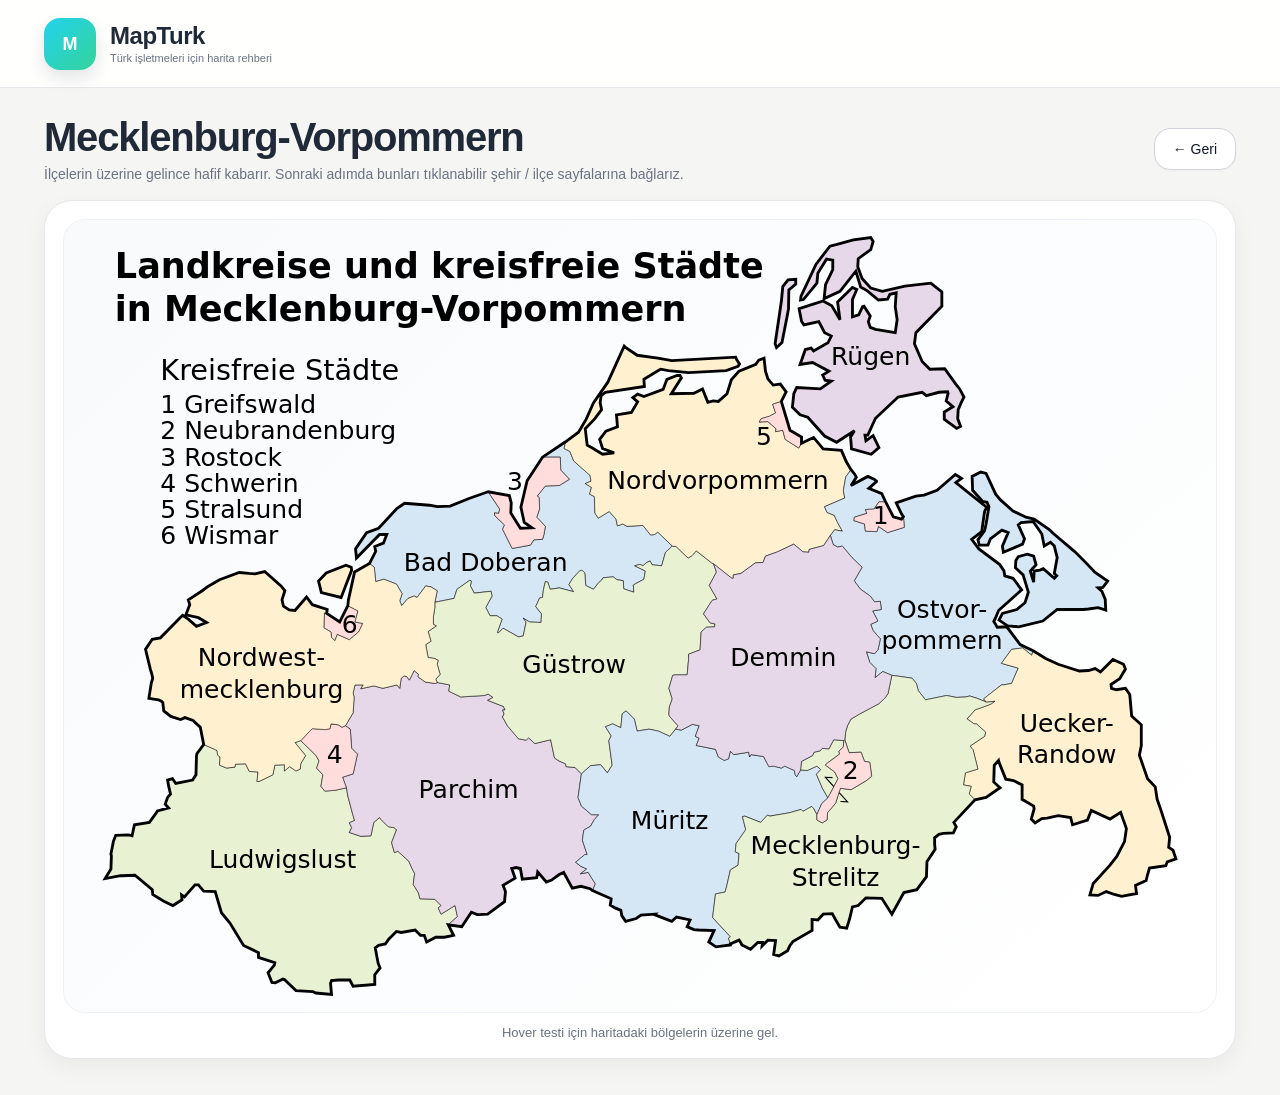
<file: mecklenburg.html>
<!DOCTYPE html>
<html lang="de">
<head>
  <meta charset="UTF-8" />
  <meta name="viewport" content="width=device-width, initial-scale=1.0" />
  <title>MapTurk – Mecklenburg-Vorpommern</title>
  <style>
    * { box-sizing: border-box; }
    body {
      margin: 0;
      font-family: Arial, Helvetica, sans-serif;
      background: #f5f5f3;
      color: #1f2937;
    }
    header {
      height: 88px;
      border-bottom: 1px solid #e5e7eb;
      background: rgba(255,255,255,.92);
      backdrop-filter: blur(8px);
    }
    .wrap {
      max-width: 1240px;
      margin: 0 auto;
      padding: 0 24px;
    }
    .header-inner {
      height: 88px;
      display: flex;
      align-items: center;
      justify-content: space-between;
    }
    .brand {
      display: flex;
      align-items: center;
      gap: 14px;
      text-decoration: none;
      color: inherit;
    }
    .brand-mark {
      width: 52px;
      height: 52px;
      border-radius: 16px;
      background: linear-gradient(135deg, #22d3ee, #34d399);
      color: white;
      display: flex;
      align-items: center;
      justify-content: center;
      font-weight: 700;
      font-size: 18px;
      box-shadow: 0 8px 18px rgba(15,23,42,.12);
    }
    .brand-text strong {
      display: block;
      font-size: 24px;
      line-height: 1;
      letter-spacing: -.02em;
    }
    .brand-text span {
      display: block;
      margin-top: 4px;
      font-size: 11px;
      color: #6b7280;
    }
    .page {
      min-height: calc(100vh - 88px);
      padding: 28px 0 36px;
    }
    .toolbar {
      display: flex;
      align-items: center;
      justify-content: space-between;
      gap: 12px;
      margin-bottom: 18px;
    }
    .toolbar h1 {
      margin: 0;
      font-size: 40px;
      line-height: 1.05;
      letter-spacing: -.03em;
    }
    .toolbar p {
      margin: 8px 0 0;
      color: #6b7280;
      font-size: 14px;
    }
    .back {
      text-decoration: none;
      display: inline-flex;
      align-items: center;
      gap: 8px;
      padding: 12px 18px;
      border-radius: 16px;
      border: 1px solid #d1d5db;
      background: white;
      color: #111827;
      font-size: 14px;
      box-shadow: 0 1px 2px rgba(0,0,0,.04);
    }
    .card {
      background: white;
      border: 1px solid #e5e7eb;
      border-radius: 28px;
      padding: 18px;
      box-shadow: 0 8px 24px rgba(15,23,42,.05);
      overflow: hidden;
    }
    .map-box {
      display: flex;
      align-items: center;
      justify-content: center;
      min-height: 640px;
      background: linear-gradient(135deg, #f8fafc, #fff);
      border: 1px solid #eef2f7;
      border-radius: 22px;
      padding: 16px;
    }
    .map-box svg {
      width: 100%;
      height: auto;
      max-height: 760px;
    }
    .map-box svg polygon {
      cursor: pointer;
      transition: transform .18s ease, filter .18s ease, stroke-width .18s ease, opacity .18s ease;
      transform-box: fill-box;
      transform-origin: center;
    }
    .map-box svg polygon:hover {
      transform: translateY(-4px) scale(1.018);
      filter: brightness(1.08) drop-shadow(0 8px 10px rgba(15,23,42,.18));
      stroke-width: 2.4 !important;
      opacity: .98;
    }
    .map-box svg text, .map-box svg tspan {
      pointer-events: none;
      user-select: none;
    }
    .hint {
      margin-top: 12px;
      font-size: 13px;
      color: #6b7280;
      text-align: center;
    }
  </style>
</head>
<body>
  <header>
    <div class="wrap header-inner">
      <a class="brand" href="index.html">
        <div class="brand-mark">M</div>
        <div class="brand-text">
          <strong>MapTurk</strong>
          <span>Türk işletmeleri için harita rehberi</span>
        </div>
      </a>
    </div>
  </header>

  <main class="page">
    <div class="wrap">
      <div class="toolbar">
        <div>
          <h1>Mecklenburg-Vorpommern</h1>
          <p>İlçelerin üzerine gelince hafif kabarır. Sonraki adımda bunları tıklanabilir şehir / ilçe sayfalarına bağlarız.</p>
        </div>
        <a class="back" href="index.html">← Geri</a>
      </div>

      <div class="card">
        <div class="map-box">
          <?xml version="1.0" encoding="UTF-8" standalone="no"?>
<!-- Created with Inkscape (http://www.inkscape.org/) -->
<svg
   xmlns:svg="http://www.w3.org/2000/svg"
   xmlns="http://www.w3.org/2000/svg"
   version="1.0"
   width="859.26123"
   height="607.25903"
   viewBox="0 0 859.26123 607.25903"
   id="svg2"
   xml:space="preserve"><defs
   id="defs174" />
	<style
   type="text/css"
   id="style4" />
	
		<g
   id="Hilfslinien_anzeigen">
		</g>
		<g
   id="Kreise">
			<g
   id="g10">
				<polygon
   points="351.75488,176.71216 370.14551,164.4231 368.99707,169.7981 373.60449,172.09888 376.6748,179.78345 389.72949,191.30396 390.49707,195.91138 385.88965,197.8313 390.88379,200.90356 389.34668,206.27954 393.18652,208.19849 393.57129,221.25415 396.26074,225.48267 405.09082,220.10376 410.46777,226.24731 411.61816,231.62329 415.84473,230.08716 419.2998,232.0061 431.97168,231.2395 438.11621,238.91528 441.18848,238.53442 443.87402,236.61548 455.39746,247.75122 450.02051,252.74341 446.94629,263.49536 439.26855,262.72778 437.73145,259.65063 435.04395,260.80591 431.97168,263.49536 429.66895,262.34302 425.44434,263.49536 433.88965,267.71997 432.73926,274.24731 424.29004,278.85571 424.6748,284.61548 416.6123,281.9231 416.22754,275.39771 411.2334,274.63208 408.16309,272.32935 400.10059,273.09497 398.94629,275.01587 396.64355,276.93872 392.41895,282.31177 386.27637,279.23755 385.50684,269.2522 383.20215,266.95142 381.28418,267.71509 375.90918,273.47974 372.83691,278.46997 376.6748,284.23169 365.15527,281.15942 357.8584,282.31177 355.94043,276.552 354.01855,276.16724 352.4834,282.69556 351.71582,288.83911 349.41113,289.22388 346.33887,296.13403 350.94629,301.89575 350.56152,308.80591 341.34668,308.4231 336.35645,305.35181 338.65918,308.4231 336.35645,319.55981 332.5166,320.32544 320.22754,313.41528 316.3877,317.25122 315.61816,316.87036 319.45801,306.1145 315.23535,303.427 309.86035,303.43188 306.40332,296.90356 311.39746,287.68774 310.62793,283.8479 297.18848,285.38403 294.11621,279.62329 294.88379,275.78345 293.72949,275.01587 283.3623,282.30688 281.05957,289.60571 265.7002,292.67993 267.61816,283.46216 262.62793,280.38696 258.40137,279.62329 251.49121,288.83911 249.18848,287.68774 244.19824,289.60571 239.2041,295.36743 237.66895,291.52759 239.58691,285.76782 234.97754,278.08716 224.99707,274.24731 218.46973,276.16724 217.31348,264.64771 213.50488,261.57544 218.46973,251.97583 217.70215,248.13892 224.6123,245.44751 227.2998,238.53442 221.54004,238.53442 203.1084,257.35181 202.33887,250.05103 211.1709,236.99829 220.77246,233.54419 235.3623,217.7981 241.50879,213.57056 261.47559,215.11157 267.61816,216.26196 277.98535,215.88013 292.96191,209.73364 306.01855,205.12622 308.3252,204.35962 317.54199,218.18384 316.77441,221.63989 313.31934,221.25513 313.7002,223.55981 321.38184,230.85571 319.84473,234.31177 327.52441,249.67505 342.11621,246.97876 344.80371,242.75903 351.71582,242.37524 352.87012,238.53442 354.01855,232.0061 347.1084,224.7063 349.41113,218.18384 349.02832,208.96802 347.49121,207.81567 354.01855,199.75122 365.15527,199.36743 373.21777,194.37524 366.30957,187.07935 365.9248,176.71216 351.75488,176.71216 "
   style="fill:#d5e6f4"
   id="polygon12" />
				<polygon
   points="351.75488,176.71216 370.14551,164.4231 368.99707,169.7981 373.60449,172.09888 376.6748,179.78345 389.72949,191.30396 390.49707,195.91138 385.88965,197.8313 390.88379,200.90356 389.34668,206.27954 393.18652,208.19849 393.57129,221.25415 396.26074,225.48267 405.09082,220.10376 410.46777,226.24731 411.61816,231.62329 415.84473,230.08716 419.2998,232.0061 431.97168,231.2395 438.11621,238.91528 441.18848,238.53442 443.87402,236.61548 455.39746,247.75122 450.02051,252.74341 446.94629,263.49536 439.26855,262.72778 437.73145,259.65063 435.04395,260.80591 431.97168,263.49536 429.66895,262.34302 425.44434,263.49536 433.88965,267.71997 432.73926,274.24731 424.29004,278.85571 424.6748,284.61548 416.6123,281.9231 416.22754,275.39771 411.2334,274.63208 408.16309,272.32935 400.10059,273.09497 398.94629,275.01587 396.64355,276.93872 392.41895,282.31177 386.27637,279.23755 385.50684,269.2522 383.20215,266.95142 381.28418,267.71509 375.90918,273.47974 372.83691,278.46997 376.6748,284.23169 365.15527,281.15942 357.8584,282.31177 355.94043,276.552 354.01855,276.16724 352.4834,282.69556 351.71582,288.83911 349.41113,289.22388 346.33887,296.13403 350.94629,301.89575 350.56152,308.80591 341.34668,308.4231 336.35645,305.35181 338.65918,308.4231 336.35645,319.55981 332.5166,320.32544 320.22754,313.41528 316.3877,317.25122 315.61816,316.87036 319.45801,306.1145 315.23535,303.427 309.86035,303.43188 306.40332,296.90356 311.39746,287.68774 310.62793,283.8479 297.18848,285.38403 294.11621,279.62329 294.88379,275.78345 293.72949,275.01587 283.3623,282.30688 281.05957,289.60571 265.7002,292.67993 267.61816,283.46216 262.62793,280.38696 258.40137,279.62329 251.49121,288.83911 249.18848,287.68774 244.19824,289.60571 239.2041,295.36743 237.66895,291.52759 239.58691,285.76782 234.97754,278.08716 224.99707,274.24731 218.46973,276.16724 217.31348,264.64771 213.50488,261.57544 218.46973,251.97583 217.70215,248.13892 224.6123,245.44751 227.2998,238.53442 221.54004,238.53442 203.1084,257.35181 202.33887,250.05103 211.1709,236.99829 220.77246,233.54419 235.3623,217.7981 241.50879,213.57056 261.47559,215.11157 267.61816,216.26196 277.98535,215.88013 292.96191,209.73364 306.01855,205.12622 308.3252,204.35962 317.54199,218.18384 316.77441,221.63989 313.31934,221.25513 313.7002,223.55981 321.38184,230.85571 319.84473,234.31177 327.52441,249.67505 342.11621,246.97876 344.80371,242.75903 351.71582,242.37524 352.87012,238.53442 354.01855,232.0061 347.1084,224.7063 349.41113,218.18384 349.02832,208.96802 347.49121,207.81567 354.01855,199.75122 365.15527,199.36743 373.21777,194.37524 366.30957,187.07935 365.9248,176.71216 351.75488,176.71216 "
   style="fill:none;stroke:#000000;stroke-width:0.42519999;stroke-miterlimit:3.8636899"
   id="polygon14" />
			</g>
			<g
   id="g16">
				<polygon
   points="276.45215,550.32739 283.74707,543.80005 281.82715,534.96606 270.69043,541.87817 268.3877,536.88794 270.69043,534.96606 265.7002,529.97583 253.79785,529.59106 252.64355,524.98364 248.41895,518.06958 249.57129,509.2395 247.65332,505.77856 244.96582,499.63501 236.13184,491.57056 233.44434,492.72583 231.1416,484.66235 234.98145,474.67993 235.3623,474.67993 233.05957,472.75903 228.4541,471.99146 222.30957,465.8479 221.54004,464.69556 216.93066,468.53442 214.62793,479.28735 206.56152,479.67017 197.34668,476.5979 199.26855,472.75903 197.34668,468.91528 201.57129,466.99829 200.03809,462.0061 196.19824,447.41528 195.04395,440.88794 186.59668,442.80591 177.76465,443.57251 174.69043,439.73364 176.22754,430.51489 171.2373,425.1438 173.15527,419.37915 170.85254,415.15942 158.56152,403.25513 153.95605,404.79028 162.40137,415.15454 158.56152,421.68286 158.18066,425.91138 154.72168,427.44751 149.73145,423.99146 145.50879,427.44751 145.50879,422.45532 137.82715,422.83813 136.29004,430.51978 125.15527,435.89575 123.61816,435.89575 124.3877,428.21606 117.47559,427.8313 114.40137,421.68774 106.33887,422.06958 105.95605,424.37036 99.42871,425.13892 93.66699,422.83521 94.05371,416.31177 92.12988,414.77563 91.74316,411.31958 89.82715,410.16333 80.99707,406.32544 75.61816,413.62329 75.2373,415.54419 74.85254,430.51978 72.16504,434.74341 58.72559,437.427 56.03809,433.58716 52.19824,434.74341 52.96582,439.35181 54.49902,445.88013 52.19629,448.56763 50.27441,453.9436 52.96582,457.01587 44.13184,459.31958 43.74316,460.09106 37.60254,468.53735 25.69629,470.45435 23.77832,479.28735 21.09277,478.51978 10.72559,478.90356 8.80176,483.89575 6.88574,493.88013 7.26465,495.41235 6.88379,505.77856 2.27051,513.46216 14.56152,511.15942 15.33105,511.15942 26.08496,510.77563 39.91699,522.29419 40.29004,526.13403 49.12207,531.50513 56.41895,534.96606 63.71973,530.35962 63.33105,526.51978 65.6377,528.05591 74.08301,518.45532 76.77246,518.45435 80.99707,523.44653 90.21191,523.8313 95.19824,540.72778 102.11426,549.17114 112.87012,566.83813 124.77246,572.60083 124.77246,576.43286 137.82715,580.65942 137.44434,582.58325 132.4541,588.7229 135.52441,596.40552 138.21191,596.78638 144.35645,593.71997 145.50879,594.10376 154.72559,602.93384 168.16309,603.70337 170.46777,604.85571 183.13965,606.00708 182.37207,597.17505 183.13965,594.86841 188.51465,594.48755 197.73145,594.48755 200.41895,599.47778 217.7002,597.9436 217.7002,590.25903 221.9248,584.88794 220.3877,581.0481 218.08496,568.75903 220.77246,566.83813 226.14551,565.68774 228.83691,561.8479 234.98145,555.70337 238.81738,556.46802 249.95605,554.55005 254.18066,558.77563 257.25293,558.77563 259.1709,564.14966 266.46973,560.30981 273.38184,560.30981 280.6748,558.77563 276.45215,550.32739 "
   style="fill:#e8f1d2"
   id="polygon18" />
				<polygon
   points="276.45215,550.32739 283.74707,543.80005 281.82715,534.96606 270.69043,541.87817 268.3877,536.88794 270.69043,534.96606 265.7002,529.97583 253.79785,529.59106 252.64355,524.98364 248.41895,518.06958 249.57129,509.2395 247.65332,505.77856 244.96582,499.63501 236.13184,491.57056 233.44434,492.72583 231.1416,484.66235 234.98145,474.67993 235.3623,474.67993 233.05957,472.75903 228.4541,471.99146 222.30957,465.8479 221.54004,464.69556 216.93066,468.53442 214.62793,479.28735 206.56152,479.67017 197.34668,476.5979 199.26855,472.75903 197.34668,468.91528 201.57129,466.99829 200.03809,462.0061 196.19824,447.41528 195.04395,440.88794 186.59668,442.80591 177.76465,443.57251 174.69043,439.73364 176.22754,430.51489 171.2373,425.1438 173.15527,419.37915 170.85254,415.15942 158.56152,403.25513 153.95605,404.79028 162.40137,415.15454 158.56152,421.68286 158.18066,425.91138 154.72168,427.44751 149.73145,423.99146 145.50879,427.44751 145.50879,422.45532 137.82715,422.83813 136.29004,430.51978 125.15527,435.89575 123.61816,435.89575 124.3877,428.21606 117.47559,427.8313 114.40137,421.68774 106.33887,422.06958 105.95605,424.37036 99.42871,425.13892 93.66699,422.83521 94.05371,416.31177 92.12988,414.77563 91.74316,411.31958 89.82715,410.16333 80.99707,406.32544 75.61816,413.62329 75.2373,415.54419 74.85254,430.51978 72.16504,434.74341 58.72559,437.427 56.03809,433.58716 52.19824,434.74341 52.96582,439.35181 54.49902,445.88013 52.19629,448.56763 50.27441,453.9436 52.96582,457.01587 44.13184,459.31958 43.74316,460.09106 37.60254,468.53735 25.69629,470.45435 23.77832,479.28735 21.09277,478.51978 10.72559,478.90356 8.80176,483.89575 6.88574,493.88013 7.26465,495.41235 6.88379,505.77856 2.27051,513.46216 14.56152,511.15942 15.33105,511.15942 26.08496,510.77563 39.91699,522.29419 40.29004,526.13403 49.12207,531.50513 56.41895,534.96606 63.71973,530.35962 63.33105,526.51978 65.6377,528.05591 74.08301,518.45532 76.77246,518.45435 80.99707,523.44653 90.21191,523.8313 95.19824,540.72778 102.11426,549.17114 112.87012,566.83813 124.77246,572.60083 124.77246,576.43286 137.82715,580.65942 137.44434,582.58325 132.4541,588.7229 135.52441,596.40552 138.21191,596.78638 144.35645,593.71997 145.50879,594.10376 154.72559,602.93384 168.16309,603.70337 170.46777,604.85571 183.13965,606.00708 182.37207,597.17505 183.13965,594.86841 188.51465,594.48755 197.73145,594.48755 200.41895,599.47778 217.7002,597.9436 217.7002,590.25903 221.9248,584.88794 220.3877,581.0481 218.08496,568.75903 220.77246,566.83813 226.14551,565.68774 228.83691,561.8479 234.98145,555.70337 238.81738,556.46802 249.95605,554.55005 254.18066,558.77563 257.25293,558.77563 259.1709,564.14966 266.46973,560.30981 273.38184,560.30981 280.6748,558.77563 276.45215,550.32739 "
   style="fill:none;stroke:#000000;stroke-width:0.42519999;stroke-miterlimit:3.8636899"
   id="polygon20" />
			</g>
			<g
   id="g22">
				<polygon
   points="391.68457,523.05884 389.73145,521.52466 382.43652,519.60571 375.52441,521.1438 368.6123,508.46997 364.77246,510.38696 359.0127,514.61548 354.78613,516.15161 347.87402,508.08716 347.1084,512.69556 335.58691,513.8479 334.05371,505.39771 330.59668,504.63208 327.1416,505.39771 329.83496,513.07935 320.22754,518.83911 322.14551,523.8313 321.37988,531.8938 307.94043,541.87817 301.02832,542.25903 299.49121,542.25903 294.88574,540.34302 287.2041,551.85864 276.4541,550.32739 283.74707,543.80005 281.82715,534.96606 270.69043,541.87817 268.3877,536.88794 270.69043,534.96606 265.7002,529.97583 253.79785,529.59106 252.64355,524.98364 248.41895,518.06958 249.57129,509.2395 247.65332,505.77856 244.96582,499.63501 236.13184,491.57056 233.44434,492.72583 231.1416,484.66235 234.98145,474.67993 235.3623,474.67993 233.05957,472.75903 228.4541,471.99146 222.30957,465.8479 221.54004,464.69556 216.93066,468.53442 214.62793,479.28735 206.56152,479.67017 197.34668,476.5979 199.26855,472.75903 197.34668,468.91528 201.57129,466.99829 200.03809,462.0061 196.19824,447.41528 195.04395,440.88794 191.97168,432.4397 200.41504,429.75122 203.87402,414.01099 199.26855,409.40259 198.11426,394.03931 194.27441,391.35181 200.41895,380.98364 201.18848,368.69556 200.41895,364.85571 201.95605,358.71216 208.4834,358.70825 206.56543,361.78052 216.93066,359.47974 224.22754,361.39771 235.36816,358.7063 237.66895,361.39771 238.81934,353.33423 241.12402,351.41528 243.42871,352.18384 245.34863,354.87036 249.18848,347.2063 252.64355,350.26196 252.26074,352.17896 258.02051,356.40552 266.08301,357.55981 267.61816,356.79126 277.60254,358.7063 276.83496,363.69849 286.43652,368.31177 305.25293,367.15942 308.3252,366.0061 312.16309,368.69556 307.94043,370.99829 320.6123,375.98657 321.7627,378.67993 319.84473,378.67993 320.99707,381.75122 319.84473,384.4397 323.68457,391.34888 332.5166,401.71509 338.65918,402.87036 340.58105,400.95142 345.57129,405.55981 358.24316,402.48755 361.31543,417.07935 364.77246,419.38403 370.14551,421.68774 370.53027,423.98853 377.82715,424.7561 382.81738,429.75122 380.12988,448.56763 382.81738,455.47974 390.88379,462.38696 396.64355,462.38696 393.18848,466.23169 390.11621,471.60571 384.74121,474.67993 383.58691,482.74341 387.42871,494.26196 385.50879,494.26196 378.21191,500.40552 382.05371,503.47974 387.04395,505.78052 382.05371,509.62036 388.19824,508.46997 393.95801,517.68774 391.68457,523.05884 "
   style="fill:#e6d7e9"
   id="polygon24" />
				<polygon
   points="391.68457,523.05884 389.73145,521.52466 382.43652,519.60571 375.52441,521.1438 368.6123,508.46997 364.77246,510.38696 359.0127,514.61548 354.78613,516.15161 347.87402,508.08716 347.1084,512.69556 335.58691,513.8479 334.05371,505.39771 330.59668,504.63208 327.1416,505.39771 329.83496,513.07935 320.22754,518.83911 322.14551,523.8313 321.37988,531.8938 307.94043,541.87817 301.02832,542.25903 299.49121,542.25903 294.88574,540.34302 287.2041,551.85864 276.4541,550.32739 283.74707,543.80005 281.82715,534.96606 270.69043,541.87817 268.3877,536.88794 270.69043,534.96606 265.7002,529.97583 253.79785,529.59106 252.64355,524.98364 248.41895,518.06958 249.57129,509.2395 247.65332,505.77856 244.96582,499.63501 236.13184,491.57056 233.44434,492.72583 231.1416,484.66235 234.98145,474.67993 235.3623,474.67993 233.05957,472.75903 228.4541,471.99146 222.30957,465.8479 221.54004,464.69556 216.93066,468.53442 214.62793,479.28735 206.56152,479.67017 197.34668,476.5979 199.26855,472.75903 197.34668,468.91528 201.57129,466.99829 200.03809,462.0061 196.19824,447.41528 195.04395,440.88794 191.97168,432.4397 200.41504,429.75122 203.87402,414.01099 199.26855,409.40259 198.11426,394.03931 194.27441,391.35181 200.41895,380.98364 201.18848,368.69556 200.41895,364.85571 201.95605,358.71216 208.4834,358.70825 206.56543,361.78052 216.93066,359.47974 224.22754,361.39771 235.36816,358.7063 237.66895,361.39771 238.81934,353.33423 241.12402,351.41528 243.42871,352.18384 245.34863,354.87036 249.18848,347.2063 252.64355,350.26196 252.26074,352.17896 258.02051,356.40552 266.08301,357.55981 267.61816,356.79126 277.60254,358.7063 276.83496,363.69849 286.43652,368.31177 305.25293,367.15942 308.3252,366.0061 312.16309,368.69556 307.94043,370.99829 320.6123,375.98657 321.7627,378.67993 319.84473,378.67993 320.99707,381.75122 319.84473,384.4397 323.68457,391.34888 332.5166,401.71509 338.65918,402.87036 340.58105,400.95142 345.57129,405.55981 358.24316,402.48755 361.31543,417.07935 364.77246,419.38403 370.14551,421.68774 370.53027,423.98853 377.82715,424.7561 382.81738,429.75122 380.12988,448.56763 382.81738,455.47974 390.88379,462.38696 396.64355,462.38696 393.18848,466.23169 390.11621,471.60571 384.74121,474.67993 383.58691,482.74341 387.42871,494.26196 385.50879,494.26196 378.21191,500.40552 382.05371,503.47974 387.04395,505.78052 382.05371,509.62036 388.19824,508.46997 393.95801,517.68774 391.68457,523.05884 "
   style="fill:none;stroke:#000000;stroke-width:0.42519999;stroke-miterlimit:3.8636899"
   id="polygon26" />
			</g>
			<g
   id="g28">
				<polygon
   points="458.08301,394.03931 460.00293,391.35181 453.47363,384.05103 452.70996,382.51978 453.09277,376.37036 455.39746,369.84302 452.70996,361.39771 455.78223,351.03149 458.46973,350.64771 467.30371,350.64771 468.45605,338.37524 468.4541,334.15161 477.66895,330.69556 478.43457,316.48755 482.65918,312.64771 489.18848,312.26196 489.57129,309.95923 485.73145,309.19165 480.35645,301.89575 487.26855,291.1438 491.1084,289.98657 484.96191,279.2395 490.72559,268.48755 488.41895,261.95923 486.88379,261.19165 474.59668,251.58716 471.13965,255.43188 468.06738,257.35181 458.46973,248.13403 455.39746,247.75122 450.02051,252.74341 446.94629,263.49536 439.26855,262.72778 437.73145,259.65063 435.04395,260.80591 431.97168,263.49536 429.66895,262.34302 425.44434,263.49536 433.88965,267.71997 432.73926,274.24731 424.29004,278.85571 424.6748,284.61548 416.6123,281.9231 416.22754,275.39771 411.2334,274.63208 408.16309,272.32935 400.10059,273.09497 398.94629,275.01587 396.64355,276.93872 392.41895,282.31177 386.27637,279.23755 385.50684,269.2522 383.20215,266.95142 381.28418,267.71509 375.90918,273.47974 372.83691,278.46997 376.6748,284.23169 365.15527,281.15942 357.8584,282.31177 355.94043,276.552 354.01855,276.16724 352.4834,282.69556 351.71582,288.83911 349.41113,289.22388 346.33887,296.13403 350.94629,301.89575 350.56152,308.80591 341.34668,308.4231 336.35645,305.35181 338.65918,308.4231 336.35645,319.55981 332.5166,320.32544 320.22754,313.41528 316.3877,317.25122 315.61816,316.87036 319.45801,306.1145 315.23535,303.427 309.86035,303.43188 306.40332,296.90356 311.39746,287.68774 310.62793,283.8479 297.18848,285.38403 294.11621,279.62329 294.88379,275.78345 293.72949,275.01587 283.3623,282.30688 281.05957,289.60571 265.7002,292.67993 265.7002,296.90356 264.5459,304.20239 264.5459,310.34888 266.85254,311.50024 260.3252,316.10376 262.62793,323.78345 258.40137,326.46997 260.32324,336.83618 265.69824,337.60278 268.3877,339.1438 267.62012,342.21606 269.9248,350.26196 266.46973,354.09888 267.61816,356.78638 277.60254,358.7063 276.83496,363.69849 286.43652,368.31177 305.25293,367.15942 308.3252,366.0061 312.16309,368.69556 307.94043,370.99829 320.6123,375.98657 321.7627,378.67993 319.84473,378.67993 320.99707,381.75122 319.84473,384.4397 323.68457,391.34888 332.5166,401.71509 338.65918,402.87036 340.58105,400.95142 345.57129,405.55981 358.24316,402.48755 361.31543,417.07935 364.77246,419.38403 370.14551,421.68774 370.53027,423.98853 377.82715,424.7561 382.81738,429.75122 390.11621,423.22388 398.18066,422.45532 403.55566,428.98364 407.39551,422.83911 404.70801,403.25513 406.62012,399.42017 402.01855,392.11938 407.78223,389.81567 414.30957,392.88794 415.45996,381.75122 418.53223,379.44751 425.05957,385.97583 427.3623,395.57544 436.96191,394.03931 444.26074,395.57544 453.47363,399.7981 458.08301,394.03931 "
   style="fill:#e8f1d2"
   id="polygon30" />
				<polygon
   points="458.08301,394.03931 460.00293,391.35181 453.47363,384.05103 452.70996,382.51978 453.09277,376.37036 455.39746,369.84302 452.70996,361.39771 455.78223,351.03149 458.46973,350.64771 467.30371,350.64771 468.45605,338.37524 468.4541,334.15161 477.66895,330.69556 478.43457,316.48755 482.65918,312.64771 489.18848,312.26196 489.57129,309.95923 485.73145,309.19165 480.35645,301.89575 487.26855,291.1438 491.1084,289.98657 484.96191,279.2395 490.72559,268.48755 488.41895,261.95923 486.88379,261.19165 474.59668,251.58716 471.13965,255.43188 468.06738,257.35181 458.46973,248.13403 455.39746,247.75122 450.02051,252.74341 446.94629,263.49536 439.26855,262.72778 437.73145,259.65063 435.04395,260.80591 431.97168,263.49536 429.66895,262.34302 425.44434,263.49536 433.88965,267.71997 432.73926,274.24731 424.29004,278.85571 424.6748,284.61548 416.6123,281.9231 416.22754,275.39771 411.2334,274.63208 408.16309,272.32935 400.10059,273.09497 398.94629,275.01587 396.64355,276.93872 392.41895,282.31177 386.27637,279.23755 385.50684,269.2522 383.20215,266.95142 381.28418,267.71509 375.90918,273.47974 372.83691,278.46997 376.6748,284.23169 365.15527,281.15942 357.8584,282.31177 355.94043,276.552 354.01855,276.16724 352.4834,282.69556 351.71582,288.83911 349.41113,289.22388 346.33887,296.13403 350.94629,301.89575 350.56152,308.80591 341.34668,308.4231 336.35645,305.35181 338.65918,308.4231 336.35645,319.55981 332.5166,320.32544 320.22754,313.41528 316.3877,317.25122 315.61816,316.87036 319.45801,306.1145 315.23535,303.427 309.86035,303.43188 306.40332,296.90356 311.39746,287.68774 310.62793,283.8479 297.18848,285.38403 294.11621,279.62329 294.88379,275.78345 293.72949,275.01587 283.3623,282.30688 281.05957,289.60571 265.7002,292.67993 265.7002,296.90356 264.5459,304.20239 264.5459,310.34888 266.85254,311.50024 260.3252,316.10376 262.62793,323.78345 258.40137,326.46997 260.32324,336.83618 265.69824,337.60278 268.3877,339.1438 267.62012,342.21606 269.9248,350.26196 266.46973,354.09888 267.61816,356.78638 277.60254,358.7063 276.83496,363.69849 286.43652,368.31177 305.25293,367.15942 308.3252,366.0061 312.16309,368.69556 307.94043,370.99829 320.6123,375.98657 321.7627,378.67993 319.84473,378.67993 320.99707,381.75122 319.84473,384.4397 323.68457,391.34888 332.5166,401.71509 338.65918,402.87036 340.58105,400.95142 345.57129,405.55981 358.24316,402.48755 361.31543,417.07935 364.77246,419.38403 370.14551,421.68774 370.53027,423.98853 377.82715,424.7561 382.81738,429.75122 390.11621,423.22388 398.18066,422.45532 403.55566,428.98364 407.39551,422.83911 404.70801,403.25513 406.62012,399.42017 402.01855,392.11938 407.78223,389.81567 414.30957,392.88794 415.45996,381.75122 418.53223,379.44751 425.05957,385.97583 427.3623,395.57544 436.96191,394.03931 444.26074,395.57544 453.47363,399.7981 458.08301,394.03931 "
   style="fill:none;stroke:#000000;stroke-width:0.42519999;stroke-miterlimit:3.8636899"
   id="polygon32" />
			</g>
			<g
   id="g34">
				<polygon
   points="501.8916,565.68774 501.86035,566.45044 490.34082,567.98657 484.58105,564.14966 488.80371,554.93384 476.51465,554.55005 472.6748,554.16626 467.2998,551.85864 469.60254,546.48755 458.85254,544.18384 455.0127,547.63306 441.18848,542.25903 441.57129,541.87817 430.43457,542.64282 426.59668,545.33423 418.14551,547.63794 415.07324,543.03149 414.30762,538.80591 409.68848,536.88794 405.86035,534.58325 406.62793,529.59106 391.65332,523.05884 393.95801,517.68774 388.19824,508.46997 382.05371,509.62036 387.04395,505.78052 382.05371,503.47974 378.21191,500.40552 385.50879,494.26196 387.42871,494.26196 383.58691,482.74341 384.74121,474.67993 390.11621,471.60571 393.18848,466.23169 396.64355,462.38696 390.88379,462.38696 382.81738,455.47974 380.12988,448.56763 382.81738,429.75122 390.11621,423.22388 398.18066,422.45532 403.55566,428.98364 407.39551,422.83911 404.70801,403.25513 406.62012,399.42017 402.01855,392.11938 407.78223,389.81567 414.30957,392.88794 415.45996,381.75122 418.53223,379.44751 425.05957,385.97583 427.3623,395.57544 436.96191,394.03931 444.26074,395.57544 453.47363,399.7981 458.08301,394.03442 462.69043,394.80591 471.52441,390.19849 476.89941,391.35181 473.82715,399.7981 476.89941,401.33423 474.59668,407.09595 489.95801,410.16724 492.25879,416.31177 496.86816,419.00317 500.32324,417.8479 501.86035,411.70337 504.54785,414.39185 516.4541,412.46997 517.21973,416.30688 518.37207,414.39185 528.35645,415.93091 532.58105,423.98657 536.41895,423.60571 542.56152,425.1438 545.25293,423.60571 552.93262,427.06177 553.7002,430.51978 554.85254,432.05103 557.9248,426.67993 563.2998,427.06177 570.98145,423.60571 574.05371,426.29614 570.59668,430.13403 575.58887,441.65356 579.81152,448.95142 574.81738,453.55981 570.98145,462.38696 568.29004,457.39771 566.75684,455.86646 559.84277,459.70337 558.30957,458.16626 549.09082,460.85083 533.34668,463.54419 531.42871,462.77075 526.05371,468.53442 513.38184,463.54419 511.45996,463.92603 514.14746,474.29224 506.46973,485.42896 505.70215,491.96021 508.77441,493.49536 508.00293,502.71216 501.86035,506.552 498.78809,519.98657 497.63379,524.21606 489.95605,525.75024 487.65332,544.56567 501.86035,559.9231 500.3252,561.07739 501.8916,565.68774 "
   style="fill:#d5e6f4"
   id="polygon36" />
				<polygon
   points="501.8916,565.68774 501.86035,566.45044 490.34082,567.98657 484.58105,564.14966 488.80371,554.93384 476.51465,554.55005 472.6748,554.16626 467.2998,551.85864 469.60254,546.48755 458.85254,544.18384 455.0127,547.63306 441.18848,542.25903 441.57129,541.87817 430.43457,542.64282 426.59668,545.33423 418.14551,547.63794 415.07324,543.03149 414.30762,538.80591 409.68848,536.88794 405.86035,534.58325 406.62793,529.59106 391.65332,523.05884 393.95801,517.68774 388.19824,508.46997 382.05371,509.62036 387.04395,505.78052 382.05371,503.47974 378.21191,500.40552 385.50879,494.26196 387.42871,494.26196 383.58691,482.74341 384.74121,474.67993 390.11621,471.60571 393.18848,466.23169 396.64355,462.38696 390.88379,462.38696 382.81738,455.47974 380.12988,448.56763 382.81738,429.75122 390.11621,423.22388 398.18066,422.45532 403.55566,428.98364 407.39551,422.83911 404.70801,403.25513 406.62012,399.42017 402.01855,392.11938 407.78223,389.81567 414.30957,392.88794 415.45996,381.75122 418.53223,379.44751 425.05957,385.97583 427.3623,395.57544 436.96191,394.03931 444.26074,395.57544 453.47363,399.7981 458.08301,394.03442 462.69043,394.80591 471.52441,390.19849 476.89941,391.35181 473.82715,399.7981 476.89941,401.33423 474.59668,407.09595 489.95801,410.16724 492.25879,416.31177 496.86816,419.00317 500.32324,417.8479 501.86035,411.70337 504.54785,414.39185 516.4541,412.46997 517.21973,416.30688 518.37207,414.39185 528.35645,415.93091 532.58105,423.98657 536.41895,423.60571 542.56152,425.1438 545.25293,423.60571 552.93262,427.06177 553.7002,430.51978 554.85254,432.05103 557.9248,426.67993 563.2998,427.06177 570.98145,423.60571 574.05371,426.29614 570.59668,430.13403 575.58887,441.65356 579.81152,448.95142 574.81738,453.55981 570.98145,462.38696 568.29004,457.39771 566.75684,455.86646 559.84277,459.70337 558.30957,458.16626 549.09082,460.85083 533.34668,463.54419 531.42871,462.77075 526.05371,468.53442 513.38184,463.54419 511.45996,463.92603 514.14746,474.29224 506.46973,485.42896 505.70215,491.96021 508.77441,493.49536 508.00293,502.71216 501.86035,506.552 498.78809,519.98657 497.63379,524.21606 489.95605,525.75024 487.65332,544.56567 501.86035,559.9231 500.3252,561.07739 501.8916,565.68774 "
   style="fill:none;stroke:#000000;stroke-width:0.42519999;stroke-miterlimit:3.8636899"
   id="polygon38" />
			</g>
			<g
   id="g40">
				<polygon
   points="194.27441,391.35181 198.11426,394.03931 199.26855,409.40259 203.87402,414.01099 200.41504,429.75122 191.97168,432.4397 195.04395,440.88794 186.59668,442.80591 177.76465,443.57251 174.69043,439.73364 176.22754,430.51489 171.2373,425.1438 173.15527,419.37915 170.85254,415.15942 158.56152,403.25513 165.47363,395.96021 167.78027,393.65552 178.14746,394.41919 181.9873,393.65063 182.75488,389.81567 188.5166,390.58228 191.58691,392.50317 194.27441,391.35181 "
   style="fill:#ffdddd"
   id="polygon42" />
				<polygon
   points="194.27441,391.35181 198.11426,394.03931 199.26855,409.40259 203.87402,414.01099 200.41504,429.75122 191.97168,432.4397 195.04395,440.88794 186.59668,442.80591 177.76465,443.57251 174.69043,439.73364 176.22754,430.51489 171.2373,425.1438 173.15527,419.37915 170.85254,415.15942 158.56152,403.25513 165.47363,395.96021 167.78027,393.65552 178.14746,394.41919 181.9873,393.65063 182.75488,389.81567 188.5166,390.58228 191.58691,392.50317 194.27441,391.35181 "
   style="fill:none;stroke:#000000;stroke-width:0.42519999;stroke-miterlimit:3.8636899"
   id="polygon44" />
			</g>
			<g
   id="g46">
				<polygon
   points="179.33105,301.50708 189.66699,308.4231 196.19629,295.36743 204.26074,299.58716 201.95605,308.4231 208.10059,309.57544 205.02832,316.10376 197.34668,322.63208 187.74707,318.40552 185.82715,323.40259 183.13965,320.71216 182.75684,316.48755 176.99707,313.03149 177.38184,304.96802 177.38184,301.1311 179.33105,301.50708 "
   style="fill:#ffdddd"
   id="polygon48" />
				<polygon
   points="179.33105,301.50708 189.66699,308.4231 196.19629,295.36743 204.26074,299.58716 201.95605,308.4231 208.10059,309.57544 205.02832,316.10376 197.34668,322.63208 187.74707,318.40552 185.82715,323.40259 183.13965,320.71216 182.75684,316.48755 176.99707,313.03149 177.38184,304.96802 177.38184,301.1311 179.33105,301.50708 "
   style="fill:none;stroke:#000000;stroke-width:0.42519999;stroke-miterlimit:3.8636899"
   id="polygon50" />
			</g>
			<g
   id="g52">
				<polygon
   points="308.35645,204.35962 325.21973,207.43188 326.75684,213.19458 326.37988,221.25513 334.06152,233.5481 343.27832,233.16431 337.13379,228.93872 334.44629,216.64771 339.43652,195.53052 351.72363,176.71216 365.9248,176.71216 366.30957,187.07935 373.21777,194.37524 365.15527,199.36743 354.01855,199.75122 347.49121,207.81567 349.02832,208.96802 349.41113,218.18384 347.1084,224.7063 354.01855,232.0061 352.87012,238.53442 351.71582,242.37524 344.80371,242.75903 342.11621,246.97876 327.52441,249.67505 319.84473,234.31177 321.38184,230.85571 313.7002,223.55981 313.31934,221.25513 316.77441,221.63989 317.54199,218.18384 308.35645,204.35962 "
   style="fill:#ffdddd"
   id="polygon54" />
				<polygon
   points="308.35645,204.35962 325.21973,207.43188 326.75684,213.19458 326.37988,221.25513 334.06152,233.5481 343.27832,233.16431 337.13379,228.93872 334.44629,216.64771 339.43652,195.53052 351.72363,176.71216 365.9248,176.71216 366.30957,187.07935 373.21777,194.37524 365.15527,199.36743 354.01855,199.75122 347.49121,207.81567 349.02832,208.96802 349.41113,218.18384 347.1084,224.7063 354.01855,232.0061 352.87012,238.53442 351.71582,242.37524 344.80371,242.75903 342.11621,246.97876 327.52441,249.67505 319.84473,234.31177 321.38184,230.85571 313.7002,223.55981 313.31934,221.25513 316.77441,221.63989 317.54199,218.18384 308.35645,204.35962 "
   style="fill:none;stroke:#000000;stroke-width:0.42519999;stroke-miterlimit:3.8636899"
   id="polygon56" />
			</g>
			<g
   id="g58">
				<polygon
   points="558.69043,165.57544 556.3877,169.41528 545.63379,162.50317 543.71582,155.2063 537.95605,156.35962 538.33887,154.05591 531.81152,148.29614 524.89941,148.67896 526.43457,145.98657 532.96191,144.06958 537.95605,141.37817 535.65332,134.46997 542.56152,132.16724 546.40137,124.48755 541.7959,118.34302 536.03418,119.10962 531.81152,114.11938 529.88965,107.97583 528.73926,97.60864 524.51465,99.1438 522.20996,102.5979 508.76855,107.97583 502.62793,114.88794 499.1709,126.02368 492.26074,132.16724 488.03418,131.77856 483.81348,132.93872 479.58691,122.18384 472.6748,125.63989 454.62793,126.02856 462.69043,113.35669 461.15527,110.66724 451.1709,114.50317 448.10059,122.56274 432.73926,128.32544 427.74707,126.40552 423.90918,129.09497 427.74316,132.55591 422.75293,141.00317 410.85254,142.91919 411.61816,152.51978 402.40137,155.97095 397.41113,162.49927 399.71582,169.7981 408.93262,173.25122 399.71582,174.40552 390.88379,169.03149 387.42871,167.10669 385.88965,154.05103 393.57129,145.98657 398.94824,138.69556 397.79785,133.31958 398.56543,127.55981 402.02051,124.87036 433.12598,120.26196 432.74121,114.50317 444.64355,107.2063 446.18066,106.4397 452.32324,107.58716 468.45215,109.12622 498.40137,107.58716 508.00293,104.13403 509.15527,102.21606 506.85254,98.75903 506.08301,96.83911 455.00879,99.52563 443.87402,97.60571 427.3623,95.30396 417.76465,88.77271 416.99707,88.0061 403.94043,116.80591 392.41895,133.31958 386.65918,146.37524 380.51465,156.74341 370.17676,164.4231 368.99707,169.7981 373.60449,172.09888 376.6748,179.78345 389.72949,191.30396 390.49707,195.91138 385.88965,197.8313 390.88379,200.90356 389.34668,206.27954 393.18652,208.19849 393.57129,221.25415 396.26074,225.48267 405.09082,220.10376 410.46777,226.24731 411.61816,231.62329 415.84473,230.08716 419.2998,232.0061 431.97168,231.2395 438.11621,238.91528 441.18848,238.53442 443.87402,236.61548 455.39746,247.75122 458.46973,248.13403 468.06738,257.35181 471.13965,255.43188 474.59668,251.58716 486.88379,261.19165 488.41895,261.95923 503.0127,273.47974 504.16309,273.47974 504.16309,270.78638 510.30957,269.63501 521.82715,261.19165 527.97168,260.81079 529.88965,255.81567 539.49121,252.35962 552.5459,246.21606 559.84277,252.35962 564.4541,252.74341 564.83496,250.4397 576.35645,247.36743 581.72949,239.30396 585.18848,234.69556 591.33105,235.8479 587.49121,228.93872 584.80176,223.17505 579.04395,220.87036 577.12598,216.26196 593.25293,209.35181 592.10059,203.59497 594.01855,192.45532 598.24316,186.69556 594.40137,180.17212 590.56152,171.33911 575.97168,170.18384 568.29004,160.96802 558.69043,165.57544 "
   style="fill:#fff1cf"
   id="polygon60" />
				<polygon
   points="558.69043,165.57544 556.3877,169.41528 545.63379,162.50317 543.71582,155.2063 537.95605,156.35962 538.33887,154.05591 531.81152,148.29614 524.89941,148.67896 526.43457,145.98657 532.96191,144.06958 537.95605,141.37817 535.65332,134.46997 542.56152,132.16724 546.40137,124.48755 541.7959,118.34302 536.03418,119.10962 531.81152,114.11938 529.88965,107.97583 528.73926,97.60864 524.51465,99.1438 522.20996,102.5979 508.76855,107.97583 502.62793,114.88794 499.1709,126.02368 492.26074,132.16724 488.03418,131.77856 483.81348,132.93872 479.58691,122.18384 472.6748,125.63989 454.62793,126.02856 462.69043,113.35669 461.15527,110.66724 451.1709,114.50317 448.10059,122.56274 432.73926,128.32544 427.74707,126.40552 423.90918,129.09497 427.74316,132.55591 422.75293,141.00317 410.85254,142.91919 411.61816,152.51978 402.40137,155.97095 397.41113,162.49927 399.71582,169.7981 408.93262,173.25122 399.71582,174.40552 390.88379,169.03149 387.42871,167.10669 385.88965,154.05103 393.57129,145.98657 398.94824,138.69556 397.79785,133.31958 398.56543,127.55981 402.02051,124.87036 433.12598,120.26196 432.74121,114.50317 444.64355,107.2063 446.18066,106.4397 452.32324,107.58716 468.45215,109.12622 498.40137,107.58716 508.00293,104.13403 509.15527,102.21606 506.85254,98.75903 506.08301,96.83911 455.00879,99.52563 443.87402,97.60571 427.3623,95.30396 417.76465,88.77271 416.99707,88.0061 403.94043,116.80591 392.41895,133.31958 386.65918,146.37524 380.51465,156.74341 370.17676,164.4231 368.99707,169.7981 373.60449,172.09888 376.6748,179.78345 389.72949,191.30396 390.49707,195.91138 385.88965,197.8313 390.88379,200.90356 389.34668,206.27954 393.18652,208.19849 393.57129,221.25415 396.26074,225.48267 405.09082,220.10376 410.46777,226.24731 411.61816,231.62329 415.84473,230.08716 419.2998,232.0061 431.97168,231.2395 438.11621,238.91528 441.18848,238.53442 443.87402,236.61548 455.39746,247.75122 458.46973,248.13403 468.06738,257.35181 471.13965,255.43188 474.59668,251.58716 486.88379,261.19165 488.41895,261.95923 503.0127,273.47974 504.16309,273.47974 504.16309,270.78638 510.30957,269.63501 521.82715,261.19165 527.97168,260.81079 529.88965,255.81567 539.49121,252.35962 552.5459,246.21606 559.84277,252.35962 564.4541,252.74341 564.83496,250.4397 576.35645,247.36743 581.72949,239.30396 585.18848,234.69556 591.33105,235.8479 587.49121,228.93872 584.80176,223.17505 579.04395,220.87036 577.12598,216.26196 593.25293,209.35181 592.10059,203.59497 594.01855,192.45532 598.24316,186.69556 594.40137,180.17212 590.56152,171.33911 575.97168,170.18384 568.29004,160.96802 558.69043,165.57544 "
   style="fill:none;stroke:#000000;stroke-width:0.42519999;stroke-miterlimit:3.8636899"
   id="polygon62" />
			</g>
			<g
   id="g64">
				<polygon
   points="542.59277,132.16724 549.47363,155.2063 558.69043,160.57935 558.69043,165.57544 556.3877,169.41528 545.63379,162.50317 543.71582,155.2063 537.95605,156.35962 538.33887,154.05591 531.81152,148.29614 524.89941,148.67896 526.43457,145.98657 532.96191,144.06958 537.95605,141.37817 535.65332,134.46997 542.59277,132.16724 "
   style="fill:#ffdddd"
   id="polygon66" />
				<polygon
   points="542.59277,132.16724 549.47363,155.2063 558.69043,160.57935 558.69043,165.57544 556.3877,169.41528 545.63379,162.50317 543.71582,155.2063 537.95605,156.35962 538.33887,154.05591 531.81152,148.29614 524.89941,148.67896 526.43457,145.98657 532.96191,144.06958 537.95605,141.37817 535.65332,134.46997 542.59277,132.16724 "
   style="fill:none;stroke:#000000;stroke-width:0.42519999;stroke-miterlimit:3.8636899"
   id="polygon68" />
			</g>
			<g
   id="g70">
				<g
   id="g72">
					<polygon
   points="598.28809,186.69556 601.31543,190.53442 602.46973,192.83911 598.24316,199.36743 611.68457,192.06958 616.6748,194.37036 618.59668,195.91138 618.59668,196.29614 612.4541,201.67017 622.81934,205.89575 625.8916,212.4231 620.51465,212.4231 616.6748,218.18384 609.7627,218.56763 610.91504,221.63989 600.93262,224.71216 600.5459,227.39771 608.99512,230.08716 609.75488,235.8479 618.97949,236.23169 620.12988,232.0061 627.42871,236.99829 640.87012,232.77563 640.13184,224.32544 638.56152,222.02368 634.33887,213.1897 650.08301,207.81567 656.6123,207.0481 666.97949,203.21021 681.56934,190.53833 686.55371,193.6106 681.95605,197.06177 706.53027,216.64282 706.53223,217.03149 704.99707,220.10376 704.6123,222.40552 702.69043,236.23169 694.62793,242.37427 700.3877,250.05396 716.89941,262.34692 720.35645,267.33423 721.12402,271.55981 727.65137,273.47974 734.56152,282.69556 716.12988,299.2063 713.82715,304.96802 712.29004,308.03931 713.82715,310.34302 714.98145,312.64771 722.65918,312.26685 733.41309,326.47485 743.78027,331.46216 742.62793,334.91919 735.33105,329.15942 726.49707,330.31177 718.43066,341.44751 731.87402,345.28735 726.49902,357.55981 719.97168,358.71216 718.43457,358.71216 704.22754,369.8479 706.53027,372.53833 699.2334,369.46216 693.09082,367.54419 690.01855,368.31177 682.33887,368.69556 674.65918,367.15942 657.7627,370.61548 652.00293,363.3147 650.46777,357.55981 647.0127,353.33423 636.64355,351.7981 630.88379,351.03149 623.58887,347.97583 617.44434,352.95142 618.21191,345.67017 613.21973,340.67993 610.53223,332.23169 617.05957,333.76782 619.74707,330.69556 620.89941,325.70337 621.66699,321.86646 615.90723,315.33716 613.98535,310.34692 619.74707,307.65063 615.52832,299.59106 622.43652,298.4397 621.66895,291.91138 617.05762,292.29614 613.60254,287.68774 605.9248,282.31177 602.08301,277.31958 600.93262,275.39771 607.07324,264.64771 599.0127,256.96899 591.33105,247.75317 587.49121,248.51978 584.03418,246.60278 581.73145,239.30396 585.18848,234.69556 591.33105,235.8479 587.49121,228.93872 584.80176,223.17505 579.04395,220.87036 577.12598,216.26196 593.25293,209.35181 592.10059,203.59497 594.01855,192.45532 598.28809,186.69556 "
   style="fill:#d5e6f4"
   id="polygon74" />
					<polygon
   points="598.28809,186.69556 601.31543,190.53442 602.46973,192.83911 598.24316,199.36743 611.68457,192.06958 616.6748,194.37036 618.59668,195.91138 618.59668,196.29614 612.4541,201.67017 622.81934,205.89575 625.8916,212.4231 620.51465,212.4231 616.6748,218.18384 609.7627,218.56763 610.91504,221.63989 600.93262,224.71216 600.5459,227.39771 608.99512,230.08716 609.75488,235.8479 618.97949,236.23169 620.12988,232.0061 627.42871,236.99829 640.87012,232.77563 640.13184,224.32544 638.56152,222.02368 634.33887,213.1897 650.08301,207.81567 656.6123,207.0481 666.97949,203.21021 681.56934,190.53833 686.55371,193.6106 681.95605,197.06177 706.53027,216.64282 706.53223,217.03149 704.99707,220.10376 704.6123,222.40552 702.69043,236.23169 694.62793,242.37427 700.3877,250.05396 716.89941,262.34692 720.35645,267.33423 721.12402,271.55981 727.65137,273.47974 734.56152,282.69556 716.12988,299.2063 713.82715,304.96802 712.29004,308.03931 713.82715,310.34302 714.98145,312.64771 722.65918,312.26685 733.41309,326.47485 743.78027,331.46216 742.62793,334.91919 735.33105,329.15942 726.49707,330.31177 718.43066,341.44751 731.87402,345.28735 726.49902,357.55981 719.97168,358.71216 718.43457,358.71216 704.22754,369.8479 706.53027,372.53833 699.2334,369.46216 693.09082,367.54419 690.01855,368.31177 682.33887,368.69556 674.65918,367.15942 657.7627,370.61548 652.00293,363.3147 650.46777,357.55981 647.0127,353.33423 636.64355,351.7981 630.88379,351.03149 623.58887,347.97583 617.44434,352.95142 618.21191,345.67017 613.21973,340.67993 610.53223,332.23169 617.05957,333.76782 619.74707,330.69556 620.89941,325.70337 621.66699,321.86646 615.90723,315.33716 613.98535,310.34692 619.74707,307.65063 615.52832,299.59106 622.43652,298.4397 621.66895,291.91138 617.05762,292.29614 613.60254,287.68774 605.9248,282.31177 602.08301,277.31958 600.93262,275.39771 607.07324,264.64771 599.0127,256.96899 591.33105,247.75317 587.49121,248.51978 584.03418,246.60278 581.73145,239.30396 585.18848,234.69556 591.33105,235.8479 587.49121,228.93872 584.80176,223.17505 579.04395,220.87036 577.12598,216.26196 593.25293,209.35181 592.10059,203.59497 594.01855,192.45532 598.28809,186.69556 "
   style="fill:none;stroke:#000000;stroke-width:0.42519999;stroke-miterlimit:3.8636899"
   id="polygon76" />
				</g>
				<g
   id="g78">
					<polygon
   points="793.31348,268.87427 786.40137,261.57544 777.18848,252.35962 759.90918,237.76782 757.21777,235.07935 744.5459,226.24731 738.01855,224.71216 727.65332,219.71997 717.66895,210.88794 713.8291,206.27954 706.14551,189.76782 701.9248,188.61548 695.0127,192.06958 695.39551,203.2063 703.45801,212.03931 706.91504,212.80591 708.4541,216.26196 706.14746,230.08716 704.99707,235.46216 699.62012,242.75903 700.78027,246.98364 707.68457,246.98364 709.60449,241.99536 718.81738,235.07935 723.81152,236.99829 719.20215,247.75122 719.96973,252.74341 735.33105,246.21606 736.86816,241.98657 731.87402,230.85376 734.18066,228.93384 743.78027,228.16724 750.69043,238.15161 752.6123,247.75122 757.60254,244.67896 760.6748,247.75122 762.97949,256.96802 760.6748,269.63989 762.59668,271.55981 760.6748,273.47974 751.84277,265.7981 749.15527,266.95142 744.5459,267.71802 744.16309,276.54321 741.47363,267.71021 746.08301,262.71802 744.16309,255.81079 739.1709,254.27466 731.87402,256.19263 729.95605,259.26489 729.57129,265.02661 735.71582,270.78638 739.94043,284.61548 737.25293,293.06177 730.72559,298.43481 719.2041,301.50708 716.5166,306.88306 723.42871,311.49048 732.26074,312.25708 751.45996,307.65552 762.98145,298.4397 783.71582,298.4397 787.94043,298.05396 795.61816,296.90356 801.7627,298.82349 801.38184,290.37524 798.69043,283.8479 795.62012,281.15454 799.45996,280.77075 803.2998,275.77856 793.31348,268.87427 "
   style="fill:#d5e6f4"
   id="polygon80" />
					<polygon
   points="793.31348,268.87427 786.40137,261.57544 777.18848,252.35962 759.90918,237.76782 757.21777,235.07935 744.5459,226.24731 738.01855,224.71216 727.65332,219.71997 717.66895,210.88794 713.8291,206.27954 706.14551,189.76782 701.9248,188.61548 695.0127,192.06958 695.39551,203.2063 703.45801,212.03931 706.91504,212.80591 708.4541,216.26196 706.14746,230.08716 704.99707,235.46216 699.62012,242.75903 700.78027,246.98364 707.68457,246.98364 709.60449,241.99536 718.81738,235.07935 723.81152,236.99829 719.20215,247.75122 719.96973,252.74341 735.33105,246.21606 736.86816,241.98657 731.87402,230.85376 734.18066,228.93384 743.78027,228.16724 750.69043,238.15161 752.6123,247.75122 757.60254,244.67896 760.6748,247.75122 762.97949,256.96802 760.6748,269.63989 762.59668,271.55981 760.6748,273.47974 751.84277,265.7981 749.15527,266.95142 744.5459,267.71802 744.16309,276.54321 741.47363,267.71021 746.08301,262.71802 744.16309,255.81079 739.1709,254.27466 731.87402,256.19263 729.95605,259.26489 729.57129,265.02661 735.71582,270.78638 739.94043,284.61548 737.25293,293.06177 730.72559,298.43481 719.2041,301.50708 716.5166,306.88306 723.42871,311.49048 732.26074,312.25708 751.45996,307.65552 762.98145,298.4397 783.71582,298.4397 787.94043,298.05396 795.61816,296.90356 801.7627,298.82349 801.38184,290.37524 798.69043,283.8479 795.62012,281.15454 799.45996,280.77075 803.2998,275.77856 793.31348,268.87427 "
   style="fill:none;stroke:#000000;stroke-width:0.42519999;stroke-miterlimit:3.8636899"
   id="polygon82" />
				</g>
			</g>
			<g
   id="g84">
				<polygon
   points="743.81152,331.46216 753.7627,337.60571 763.74707,342.21606 780.64355,347.58716 787.94043,347.2063 793.31348,345.67017 797.54004,348.35962 807.52441,338.37524 815.96973,342.21606 817.50684,346.05103 812.89746,353.71509 805.98535,358.32544 806.37207,361.39771 810.21191,362.552 817.50879,361.39771 820.96191,366.38696 822.49902,383.67017 830.18066,390.57935 830.18066,407.09106 828.64355,414.77563 832.10059,424.75903 835.1709,433.59106 841.31543,440.11938 842.85254,450.10376 845.9248,458.93384 852.83496,480.43481 852.06934,488.50317 855.52441,490.80591 857.82715,497.71997 850.91504,500.02368 849.7627,503.09595 836.70996,505.01587 835.1709,510.38696 834.01855,514.99829 825.57129,518.83521 826.33887,525.36646 814.43457,527.66821 808.6748,526.13403 802.14551,523.8313 795.61816,526.90356 789.09082,526.51978 791.78027,517.30396 804.83496,503.09595 810.59668,495.7981 816.73926,483.89575 818.27441,473.52661 813.66699,460.46997 805.21777,465.84302 790.24316,458.93384 787.1709,466.61841 775.26855,470.45435 773.72949,464.69556 763.74707,463.15942 754.91504,465.07935 750.69043,465.46216 745.31543,468.91919 742.24316,465.8479 744.5459,457.78052 744.16309,455.47974 734.94629,450.10376 734.94629,439.35181 734.94629,438.57935 728.03418,435.12231 721.88965,433.97095 716.5166,420.53442 716.13184,419.00317 712.6748,422.83911 712.29785,436.27954 717.28613,440.88794 706.14746,448.56763 697.31543,450.48755 692.70996,445.88013 694.24316,439.73364 688.10059,438.57935 689.63379,428.98364 699.61816,425.91138 695.78027,410.552 694.62793,409.39771 693.47363,407.47974 704.99512,399.7981 705.7627,396.34302 698.46973,389.81567 696.5459,389.81567 691.1709,385.97583 690.78809,385.97583 697.31543,378.67993 709.9873,374.06958 713.05957,371.76782 706.53027,372.53833 704.22754,369.8479 718.43457,358.71216 719.97168,358.71216 726.49902,357.55981 731.87402,345.28735 718.43066,341.44751 726.49707,330.31177 735.33105,329.15942 742.62793,334.91919 743.81152,331.46216 "
   style="fill:#fff1cf"
   id="polygon86" />
				<polygon
   points="743.81152,331.46216 753.7627,337.60571 763.74707,342.21606 780.64355,347.58716 787.94043,347.2063 793.31348,345.67017 797.54004,348.35962 807.52441,338.37524 815.96973,342.21606 817.50684,346.05103 812.89746,353.71509 805.98535,358.32544 806.37207,361.39771 810.21191,362.552 817.50879,361.39771 820.96191,366.38696 822.49902,383.67017 830.18066,390.57935 830.18066,407.09106 828.64355,414.77563 832.10059,424.75903 835.1709,433.59106 841.31543,440.11938 842.85254,450.10376 845.9248,458.93384 852.83496,480.43481 852.06934,488.50317 855.52441,490.80591 857.82715,497.71997 850.91504,500.02368 849.7627,503.09595 836.70996,505.01587 835.1709,510.38696 834.01855,514.99829 825.57129,518.83521 826.33887,525.36646 814.43457,527.66821 808.6748,526.13403 802.14551,523.8313 795.61816,526.90356 789.09082,526.51978 791.78027,517.30396 804.83496,503.09595 810.59668,495.7981 816.73926,483.89575 818.27441,473.52661 813.66699,460.46997 805.21777,465.84302 790.24316,458.93384 787.1709,466.61841 775.26855,470.45435 773.72949,464.69556 763.74707,463.15942 754.91504,465.07935 750.69043,465.46216 745.31543,468.91919 742.24316,465.8479 744.5459,457.78052 744.16309,455.47974 734.94629,450.10376 734.94629,439.35181 734.94629,438.57935 728.03418,435.12231 721.88965,433.97095 716.5166,420.53442 716.13184,419.00317 712.6748,422.83911 712.29785,436.27954 717.28613,440.88794 706.14746,448.56763 697.31543,450.48755 692.70996,445.88013 694.24316,439.73364 688.10059,438.57935 689.63379,428.98364 699.61816,425.91138 695.78027,410.552 694.62793,409.39771 693.47363,407.47974 704.99512,399.7981 705.7627,396.34302 698.46973,389.81567 696.5459,389.81567 691.1709,385.97583 690.78809,385.97583 697.31543,378.67993 709.9873,374.06958 713.05957,371.76782 706.53027,372.53833 704.22754,369.8479 718.43457,358.71216 719.97168,358.71216 726.49902,357.55981 731.87402,345.28735 718.43066,341.44751 726.49707,330.31177 735.33105,329.15942 742.62793,334.91919 743.81152,331.46216 "
   style="fill:none;stroke:#000000;stroke-width:0.42519999;stroke-miterlimit:3.8636899"
   id="polygon88" />
			</g>
			<g
   id="g90">
				<g
   id="g92">
					<polygon
   points="697.34668,450.48755 680.41895,468.53442 682.33887,471.98657 680.03418,476.98364 671.97168,477.36743 668.5166,478.13403 665.05957,480.82349 665.05957,485.81567 665.44434,490.03931 658.91504,500.02368 658.53223,511.92505 650.85254,522.29028 640.48535,524.59106 630.88574,541.87134 622.81934,529.2063 610.14746,528.82153 604.00293,534.96606 599.39746,536.11938 597.09082,545.71997 594.78809,553.01587 589.41113,552.24731 585.57129,545.71997 583.26855,541.49341 575.97168,541.87817 571.74707,546.48755 567.13965,546.10083 567.13965,554.93384 551.78027,563.76587 549.47363,566.83521 547.55566,571.05884 540.64355,575.28735 536.41895,574.13403 537.95605,562.99536 531.81152,562.61548 527.20215,567.22192 527.58691,564.5354 523.74707,564.5354 517.9873,569.90942 511.0752,566.45532 510.30957,564.91626 508.77246,562.61548 501.86035,565.68774 500.3252,561.07739 501.86035,559.9231 487.65332,544.56567 489.95605,525.75024 497.63379,524.21606 498.78809,519.98657 501.86035,506.552 508.00293,502.71216 508.77441,493.49536 505.70215,491.96021 506.46973,485.42896 514.14746,474.29224 511.45996,463.92603 513.38184,463.54419 526.05371,468.53442 531.42871,462.77075 533.34668,463.54419 549.09082,460.85083 558.30957,458.16626 559.84277,459.70337 566.75684,455.86646 568.29004,457.39771 570.98145,462.38696 570.98145,466.61548 575.20215,468.91919 579.04199,466.61841 579.42871,460.85571 585.95605,453.17505 587.87402,447.03149 589.79785,441.26978 598.24316,442.4231 610.53223,435.12622 614.75684,431.67017 613.21777,420.53442 608.99512,419.76782 606.30957,412.46997 596.70996,412.85083 593.25293,402.48462 594.01855,395.96021 595.55566,390.96802 598.24316,385.97095 604.77246,382.13403 620.5166,373.68774 625.12402,369.46216 627.81152,365.62329 630.88379,351.03149 636.64355,351.7981 647.0127,353.33423 650.46777,357.55981 652.00293,363.3147 657.7627,370.61548 674.65918,367.15942 682.33887,368.69556 690.01855,368.31177 693.09082,367.54419 699.2334,369.46216 706.53223,372.53442 713.05957,371.76782 709.9873,374.06958 697.31543,378.67993 690.78809,385.97583 691.1709,385.97583 696.5459,389.81567 698.46973,389.81567 705.7627,396.34302 704.99512,399.7981 693.47363,407.47974 694.62793,409.39771 695.78027,410.552 699.61816,425.91138 689.63379,428.98364 688.10059,438.57935 694.24316,439.73364 692.70996,445.88013 697.34668,450.48755 "
   style="fill:#e8f1d2"
   id="polygon94" />
					<polygon
   points="697.34668,450.48755 680.41895,468.53442 682.33887,471.98657 680.03418,476.98364 671.97168,477.36743 668.5166,478.13403 665.05957,480.82349 665.05957,485.81567 665.44434,490.03931 658.91504,500.02368 658.53223,511.92505 650.85254,522.29028 640.48535,524.59106 630.88574,541.87134 622.81934,529.2063 610.14746,528.82153 604.00293,534.96606 599.39746,536.11938 597.09082,545.71997 594.78809,553.01587 589.41113,552.24731 585.57129,545.71997 583.26855,541.49341 575.97168,541.87817 571.74707,546.48755 567.13965,546.10083 567.13965,554.93384 551.78027,563.76587 549.47363,566.83521 547.55566,571.05884 540.64355,575.28735 536.41895,574.13403 537.95605,562.99536 531.81152,562.61548 527.20215,567.22192 527.58691,564.5354 523.74707,564.5354 517.9873,569.90942 511.0752,566.45532 510.30957,564.91626 508.77246,562.61548 501.86035,565.68774 500.3252,561.07739 501.86035,559.9231 487.65332,544.56567 489.95605,525.75024 497.63379,524.21606 498.78809,519.98657 501.86035,506.552 508.00293,502.71216 508.77441,493.49536 505.70215,491.96021 506.46973,485.42896 514.14746,474.29224 511.45996,463.92603 513.38184,463.54419 526.05371,468.53442 531.42871,462.77075 533.34668,463.54419 549.09082,460.85083 558.30957,458.16626 559.84277,459.70337 566.75684,455.86646 568.29004,457.39771 570.98145,462.38696 570.98145,466.61548 575.20215,468.91919 579.04199,466.61841 579.42871,460.85571 585.95605,453.17505 587.87402,447.03149 589.79785,441.26978 598.24316,442.4231 610.53223,435.12622 614.75684,431.67017 613.21777,420.53442 608.99512,419.76782 606.30957,412.46997 596.70996,412.85083 593.25293,402.48462 594.01855,395.96021 595.55566,390.96802 598.24316,385.97095 604.77246,382.13403 620.5166,373.68774 625.12402,369.46216 627.81152,365.62329 630.88379,351.03149 636.64355,351.7981 647.0127,353.33423 650.46777,357.55981 652.00293,363.3147 657.7627,370.61548 674.65918,367.15942 682.33887,368.69556 690.01855,368.31177 693.09082,367.54419 699.2334,369.46216 706.53223,372.53442 713.05957,371.76782 709.9873,374.06958 697.31543,378.67993 690.78809,385.97583 691.1709,385.97583 696.5459,389.81567 698.46973,389.81567 705.7627,396.34302 704.99512,399.7981 693.47363,407.47974 694.62793,409.39771 695.78027,410.552 699.61816,425.91138 689.63379,428.98364 688.10059,438.57935 694.24316,439.73364 692.70996,445.88013 697.34668,450.48755 "
   style="fill:none;stroke:#000000;stroke-width:0.42519999;stroke-miterlimit:3.8636899"
   id="polygon96" />
				</g>
				<g
   id="g98">
					<polygon
   points="579.81348,448.95142 587.87598,433.58716 585.18848,428.21606 577.88965,422.83911 578.65918,421.68774 589.02832,414.0061 588.64355,411.70239 592.10059,408.24634 592.4834,403.25415 584.41895,402.48755 580.58105,409.78345 575.2041,409.40259 573.66895,411.31958 568.6748,412.47485 567.52637,415.15942 558.69238,419.76782 557.9248,426.67993 563.2998,427.06177 570.98145,423.60571 574.05371,426.29614 570.59668,430.13403 575.58887,441.65356 579.81348,448.95142 "
   style="fill:#e8f1d2"
   id="polygon100" />
					<polygon
   points="579.81348,448.95142 587.87598,433.58716 585.18848,428.21606 577.88965,422.83911 578.65918,421.68774 589.02832,414.0061 588.64355,411.70239 592.10059,408.24634 592.4834,403.25415 584.41895,402.48755 580.58105,409.78345 575.2041,409.40259 573.66895,411.31958 568.6748,412.47485 567.52637,415.15942 558.69238,419.76782 557.9248,426.67993 563.2998,427.06177 570.98145,423.60571 574.05371,426.29614 570.59668,430.13403 575.58887,441.65356 579.81348,448.95142 "
   style="fill:none;stroke:#000000;stroke-width:0.42519999;stroke-miterlimit:3.8636899"
   id="polygon102" />
				</g>
			</g>
			<g
   id="g104">
				<polygon
   points="593.25293,402.48755 592.48535,403.25415 584.41895,402.48755 580.58105,409.78345 575.2041,409.40259 573.66895,411.31958 568.6748,412.47485 567.52637,415.15942 558.69238,419.76782 557.9248,426.67993 554.85254,432.05103 553.7002,430.51978 552.93262,427.06177 545.25293,423.60571 542.56152,425.1438 536.41895,423.60571 532.58105,423.98657 528.35645,415.93091 518.37207,414.39185 517.21973,416.30688 516.4541,412.46997 504.54785,414.39185 501.86035,411.70337 500.32324,417.8479 496.86816,419.00317 492.25879,416.31177 489.95801,410.16724 474.59668,407.09595 476.89941,401.33423 473.82715,399.7981 476.89941,391.35181 471.52441,390.19849 462.69043,394.80591 458.08301,394.03931 460.00293,391.35181 453.47363,384.05103 452.70996,382.51978 453.09277,376.37036 455.39746,369.84302 452.70996,361.39771 455.78223,351.03149 458.46973,350.64771 467.30371,350.64771 468.45605,338.37524 468.4541,334.15161 477.66895,330.69556 478.43457,316.48755 482.65918,312.64771 489.18848,312.26196 489.57129,309.95923 485.73145,309.19165 480.35645,301.89575 487.26855,291.1438 491.1084,289.98657 484.96191,279.2395 490.72559,268.48755 488.41895,261.95923 503.0127,273.47974 504.16309,273.47974 504.16309,270.78638 510.30957,269.63501 521.82715,261.19165 527.97168,260.81079 529.88965,255.81567 539.49121,252.35962 552.5459,246.21606 559.84277,252.35962 564.4541,252.74341 564.83496,250.4397 576.35645,247.36743 581.72949,239.30396 584.03418,246.60278 587.49121,248.51978 591.33105,247.75317 599.0127,256.96899 607.07324,264.64771 600.93262,275.39771 602.08301,277.31958 605.9248,282.31177 613.60254,287.68774 617.05762,292.29614 621.66895,291.91138 622.43652,298.4397 615.52832,299.59106 619.74707,307.65063 613.98535,310.34692 615.90723,315.33716 621.66699,321.86646 620.89941,325.70337 619.74707,330.69556 617.05957,333.76782 610.53223,332.23169 613.21973,340.67993 618.21191,345.67017 617.44434,352.95142 623.58887,347.97583 630.88379,351.03149 627.81152,365.62329 625.12402,369.46216 620.5166,373.68774 604.77246,382.13403 598.24316,385.97095 595.55566,390.96802 594.01855,395.96021 593.25293,402.48755 "
   style="fill:#e6d7e9"
   id="polygon106" />
				<polygon
   points="593.25293,402.48755 592.48535,403.25415 584.41895,402.48755 580.58105,409.78345 575.2041,409.40259 573.66895,411.31958 568.6748,412.47485 567.52637,415.15942 558.69238,419.76782 557.9248,426.67993 554.85254,432.05103 553.7002,430.51978 552.93262,427.06177 545.25293,423.60571 542.56152,425.1438 536.41895,423.60571 532.58105,423.98657 528.35645,415.93091 518.37207,414.39185 517.21973,416.30688 516.4541,412.46997 504.54785,414.39185 501.86035,411.70337 500.32324,417.8479 496.86816,419.00317 492.25879,416.31177 489.95801,410.16724 474.59668,407.09595 476.89941,401.33423 473.82715,399.7981 476.89941,391.35181 471.52441,390.19849 462.69043,394.80591 458.08301,394.03931 460.00293,391.35181 453.47363,384.05103 452.70996,382.51978 453.09277,376.37036 455.39746,369.84302 452.70996,361.39771 455.78223,351.03149 458.46973,350.64771 467.30371,350.64771 468.45605,338.37524 468.4541,334.15161 477.66895,330.69556 478.43457,316.48755 482.65918,312.64771 489.18848,312.26196 489.57129,309.95923 485.73145,309.19165 480.35645,301.89575 487.26855,291.1438 491.1084,289.98657 484.96191,279.2395 490.72559,268.48755 488.41895,261.95923 503.0127,273.47974 504.16309,273.47974 504.16309,270.78638 510.30957,269.63501 521.82715,261.19165 527.97168,260.81079 529.88965,255.81567 539.49121,252.35962 552.5459,246.21606 559.84277,252.35962 564.4541,252.74341 564.83496,250.4397 576.35645,247.36743 581.72949,239.30396 584.03418,246.60278 587.49121,248.51978 591.33105,247.75317 599.0127,256.96899 607.07324,264.64771 600.93262,275.39771 602.08301,277.31958 605.9248,282.31177 613.60254,287.68774 617.05762,292.29614 621.66895,291.91138 622.43652,298.4397 615.52832,299.59106 619.74707,307.65063 613.98535,310.34692 615.90723,315.33716 621.66699,321.86646 620.89941,325.70337 619.74707,330.69556 617.05957,333.76782 610.53223,332.23169 613.21973,340.67993 618.21191,345.67017 617.44434,352.95142 623.58887,347.97583 630.88379,351.03149 627.81152,365.62329 625.12402,369.46216 620.5166,373.68774 604.77246,382.13403 598.24316,385.97095 595.55566,390.96802 594.01855,395.96021 593.25293,402.48755 "
   style="fill:none;stroke:#000000;stroke-width:0.42519999;stroke-miterlimit:3.8636899"
   id="polygon108" />
			</g>
			<g
   id="g110">
				<polygon
   points="570.98145,462.39185 574.81738,453.55981 579.81152,448.95142 587.87598,433.58716 585.18848,428.21606 577.88965,422.83911 578.65918,421.68774 589.02832,414.0061 588.64355,411.70239 592.10059,408.24634 592.48535,403.25415 593.25293,402.48462 596.70996,412.85083 606.30957,412.46997 608.99512,419.76782 613.21777,420.53442 614.75684,431.67017 610.53223,435.12622 598.24316,442.4231 589.79785,441.26978 587.87402,447.03149 585.95605,453.17505 579.42871,460.85571 579.04199,466.61841 575.20215,468.91919 570.98145,466.61548 570.98145,462.39185 "
   style="fill:#ffdddd"
   id="polygon112" />
				<polygon
   points="570.98145,462.39185 574.81738,453.55981 579.81152,448.95142 587.87598,433.58716 585.18848,428.21606 577.88965,422.83911 578.65918,421.68774 589.02832,414.0061 588.64355,411.70239 592.10059,408.24634 592.48535,403.25415 593.25293,402.48462 596.70996,412.85083 606.30957,412.46997 608.99512,419.76782 613.21777,420.53442 614.75684,431.67017 610.53223,435.12622 598.24316,442.4231 589.79785,441.26978 587.87402,447.03149 585.95605,453.17505 579.42871,460.85571 579.04199,466.61841 575.20215,468.91919 570.98145,466.61548 570.98145,462.39185 "
   style="fill:none;stroke:#000000;stroke-width:0.42519999;stroke-miterlimit:3.8636899"
   id="polygon114" />
			</g>
			<polyline
   style="fill:none;fill-rule:evenodd;stroke:#000000;stroke-width:0.85039997;stroke-miterlimit:3.8636899"
   points="589.82129,451.84497 595.4707,452.14087 588.7793,444.70972 "
   id="polyline116" />
			<g
   id="g118">
				<g
   id="g120">
					<polygon
   points="548.3252,56.13403 548.3252,58.05103 546.50293,67.78833 543.06934,85.09888 538.72559,89.15747 537.57129,86.08716 542.56934,52.34912 543.71582,40.39185 547.94043,35.02075 554.08496,34.63599 554.08496,38.47583 548.56934,43.09912 548.3252,56.13403 "
   style="fill:#e6d7e9"
   id="polygon122" />
					<polygon
   points="548.3252,56.13403 548.3252,58.05103 546.50293,67.78833 543.06934,85.09888 538.72559,89.15747 537.57129,86.08716 542.56934,52.34912 543.71582,40.39185 547.94043,35.02075 554.08496,34.63599 554.08496,38.47583 548.56934,43.09912 548.3252,56.13403 "
   style="fill:none;stroke:#000000;stroke-width:0.42519999;stroke-miterlimit:3.8636899"
   id="polygon124" />
				</g>
				<g
   id="g126">
					<polygon
   points="600.16309,3.1438 586.33887,6.97876 581.34668,8.13916 570.21191,22.73096 558.30957,48.07642 557.9248,51.14893 560.22754,50.76514 570.98145,37.70825 571.74707,29.6438 578.65918,18.50806 583.65332,19.27661 583.65332,26.95142 577.88965,38.85278 576.73926,49.98853 589.41113,44.22778 602.08301,28.10376 605.9248,40.77563 611.29785,43.84814 620.13184,51.14893 627.43457,50.38013 629.34668,46.54321 634.33887,45.38794 633.57324,56.52466 635.1084,66.88794 633.57129,77.25415 617.82715,74.56763 613.60254,73.03174 612.06738,68.42334 613.60254,63.81592 608.6123,56.13403 607.45996,56.51978 604.3877,63.04834 599.39746,64.58325 599.39746,50.75903 602.85254,42.69556 599.39746,41.15942 587.49121,52.67896 589.41309,66.88794 582.88379,55.75122 575.97168,51.91138 568.6748,54.21631 556.77246,58.05103 558.69043,68.03442 560.6123,71.10693 572.5166,68.42334 577.12598,77.25513 582.49902,79.9436 579.81152,85.3147 568.29004,91.8479 566.37207,89.54712 561.7627,90.69849 557.54004,102.60083 567.52441,101.06567 580.5791,107.97388 575.58887,111.0481 577.50879,115.27466 582.49902,116.04175 573.66699,122.18384 554.85254,121.03149 552.5459,126.02368 551.39551,136.77563 557.54004,142.91919 563.68457,144.83911 577.12598,159.81567 586.72559,164.80591 600.93848,155.58716 597.86621,160.57935 598.63379,170.17896 614.37793,174.40552 620.52246,169.03149 615.91504,159.43188 610.14746,163.65552 609.38184,159.04224 611.68457,159.04224 617.82715,145.60571 635.87402,128.7063 655.07324,124.87036 658.53223,127.55981 668.5166,124.87036 675.42871,124.48755 675.81152,125.63989 674.27441,131.78345 679.65137,136.39185 672.74121,140.61548 672.74121,146.37524 675.81348,148.67896 682.72363,153.67017 685.7959,152.13403 683.49121,145.98657 683.87402,138.69556 686.18066,133.31958 688.4834,128.71216 685.02832,122.18384 681.95605,118.34302 673.12402,106.05103 661.21973,106.43774 655.0752,100.29419 648.93262,86.08618 650.08301,77.25415 670.81738,56.13696 670.81738,44.61841 661.9873,37.70337 641.25293,40.00732 623.2041,44.23193 613.9873,41.54321 607.0752,33.86255 603.61816,24.64795 604.00293,18.11938 613.98535,10.82373 615.90723,4.29614 613.98535,1.22412 600.16309,3.1438 "
   style="fill:#e6d7e9"
   id="polygon128" />
					<polygon
   points="600.16309,3.1438 586.33887,6.97876 581.34668,8.13916 570.21191,22.73096 558.30957,48.07642 557.9248,51.14893 560.22754,50.76514 570.98145,37.70825 571.74707,29.6438 578.65918,18.50806 583.65332,19.27661 583.65332,26.95142 577.88965,38.85278 576.73926,49.98853 589.41113,44.22778 602.08301,28.10376 605.9248,40.77563 611.29785,43.84814 620.13184,51.14893 627.43457,50.38013 629.34668,46.54321 634.33887,45.38794 633.57324,56.52466 635.1084,66.88794 633.57129,77.25415 617.82715,74.56763 613.60254,73.03174 612.06738,68.42334 613.60254,63.81592 608.6123,56.13403 607.45996,56.51978 604.3877,63.04834 599.39746,64.58325 599.39746,50.75903 602.85254,42.69556 599.39746,41.15942 587.49121,52.67896 589.41309,66.88794 582.88379,55.75122 575.97168,51.91138 568.6748,54.21631 556.77246,58.05103 558.69043,68.03442 560.6123,71.10693 572.5166,68.42334 577.12598,77.25513 582.49902,79.9436 579.81152,85.3147 568.29004,91.8479 566.37207,89.54712 561.7627,90.69849 557.54004,102.60083 567.52441,101.06567 580.5791,107.97388 575.58887,111.0481 577.50879,115.27466 582.49902,116.04175 573.66699,122.18384 554.85254,121.03149 552.5459,126.02368 551.39551,136.77563 557.54004,142.91919 563.68457,144.83911 577.12598,159.81567 586.72559,164.80591 600.93848,155.58716 597.86621,160.57935 598.63379,170.17896 614.37793,174.40552 620.52246,169.03149 615.91504,159.43188 610.14746,163.65552 609.38184,159.04224 611.68457,159.04224 617.82715,145.60571 635.87402,128.7063 655.07324,124.87036 658.53223,127.55981 668.5166,124.87036 675.42871,124.48755 675.81152,125.63989 674.27441,131.78345 679.65137,136.39185 672.74121,140.61548 672.74121,146.37524 675.81348,148.67896 682.72363,153.67017 685.7959,152.13403 683.49121,145.98657 683.87402,138.69556 686.18066,133.31958 688.4834,128.71216 685.02832,122.18384 681.95605,118.34302 673.12402,106.05103 661.21973,106.43774 655.0752,100.29419 648.93262,86.08618 650.08301,77.25415 670.81738,56.13696 670.81738,44.61841 661.9873,37.70337 641.25293,40.00732 623.2041,44.23193 613.9873,41.54321 607.0752,33.86255 603.61816,24.64795 604.00293,18.11938 613.98535,10.82373 615.90723,4.29614 613.98535,1.22412 600.16309,3.1438 "
   style="fill:none;stroke:#000000;stroke-width:0.42519999;stroke-miterlimit:3.8636899"
   id="polygon130" />
				</g>
			</g>
			<g
   id="g132">
				<polygon
   points="625.90723,212.4231 632.03418,224.32544 638.56152,226.24243 640.10254,224.3313 640.87012,232.77563 627.42871,236.99829 620.12988,232.0061 618.97949,236.23169 609.75488,235.8479 608.99512,230.08716 600.5459,227.39771 600.93262,224.71216 610.91504,221.63989 609.7627,218.56763 616.6748,218.18384 620.51465,212.4231 625.90723,212.4231 "
   style="fill:#ffdddd"
   id="polygon134" />
				<polygon
   points="625.90723,212.4231 632.03418,224.32544 638.56152,226.24243 640.10254,224.3313 640.87012,232.77563 627.42871,236.99829 620.12988,232.0061 618.97949,236.23169 609.75488,235.8479 608.99512,230.08716 600.5459,227.39771 600.93262,224.71216 610.91504,221.63989 609.7627,218.56763 616.6748,218.18384 620.51465,212.4231 625.90723,212.4231 "
   style="fill:none;stroke:#000000;stroke-width:0.42519999;stroke-miterlimit:3.8636899"
   id="polygon136" />
			</g>
			<g
   id="g138">
				<g
   id="g140">
					<polygon
   points="196.22754,295.36743 196.58105,291.1438 201.56934,268.48755 213.47363,261.57544 217.31348,264.64771 218.46973,276.16724 224.99707,274.24731 234.97754,278.08716 239.58691,285.76782 237.66895,291.52759 239.2041,295.36743 244.19824,289.60571 249.18848,287.68774 251.49121,288.83911 258.40137,279.62329 262.62793,280.38696 267.61816,283.46216 265.7002,292.67993 265.7002,296.90356 264.5459,304.20239 264.5459,310.34888 266.85254,311.50024 260.3252,316.10376 262.62793,323.78345 258.40137,326.46997 260.32324,336.83618 265.69824,337.60278 268.3877,339.1438 267.62012,342.21606 269.9248,350.26196 266.46973,354.09888 267.62012,356.78638 266.08301,357.55981 258.02051,356.40552 252.26074,352.17896 252.64355,350.26196 249.18848,347.2063 245.34863,354.87036 243.42871,352.18384 241.12402,351.41528 238.81934,353.33423 237.66895,361.39771 235.36816,358.7063 224.22754,361.39771 216.93066,359.47974 206.56543,361.78052 208.4834,358.70825 201.95605,358.71216 200.41895,364.85571 201.18848,368.69556 200.41895,380.98364 194.27441,391.35181 191.58691,392.50317 188.5166,390.58228 182.75488,389.81567 181.9873,393.65063 178.14746,394.41919 167.78027,393.65552 165.47363,395.96021 158.56152,403.25513 153.95605,404.79028 162.40137,415.15454 158.56152,421.68286 158.18066,425.91138 154.72168,427.44751 149.73145,423.99146 145.50879,427.44751 145.50879,422.45532 137.82715,422.83813 136.29004,430.51978 125.15527,435.89575 123.61816,435.89575 124.3877,428.21606 117.47559,427.8313 114.40137,421.68774 106.33887,422.06958 105.95605,424.37036 99.42871,425.13892 93.66699,422.83521 94.05371,416.31177 92.12988,414.77563 91.74316,411.31958 89.82715,410.16333 81.0127,406.32544 78.30957,392.49927 74.46582,389.0481 72.54395,387.1311 66.02051,384.82349 62.56543,386.35962 56.41895,384.4397 54.49902,383.67017 49.12598,379.44263 48.35645,372.91919 47.20215,371.76782 44.89941,370.61548 37.21777,369.46216 39.13965,357.17505 40.29395,353.33911 39.52441,349.88013 38.37207,346.05396 34.53223,330.30981 39.90918,322.24634 46.43652,321.09497 64.10059,303.0481 68.70996,306.11938 75.2373,311.88013 83.2998,308.80591 76.77246,304.96802 66.78809,302.66724 69.86035,294.60278 68.70996,290.75903 79.84082,283.46216 84.4502,280.0061 93.66699,274.63208 109.40918,268.87036 117.09082,269.63989 122.08301,270.02368 129.7627,268.10376 143.20215,280.0061 145.88965,283.46216 143.58691,290.75903 144.74121,295.75122 149.34863,298.82349 153.95605,299.2063 163.1709,288.45044 167.78223,294.5979 179.68457,298.43481 179.2998,301.51099 177.38184,301.1311 177.38184,304.96802 176.99707,313.03149 182.75684,316.48755 183.13965,320.71216 185.82715,323.40259 187.74707,318.40552 197.34668,322.63208 205.02832,316.10376 208.10059,309.57544 201.95605,308.4231 204.26074,299.58716 196.22754,295.36743 "
   style="fill:#fff1cf"
   id="polygon142" />
					<polygon
   points="196.22754,295.36743 196.58105,291.1438 201.56934,268.48755 213.47363,261.57544 217.31348,264.64771 218.46973,276.16724 224.99707,274.24731 234.97754,278.08716 239.58691,285.76782 237.66895,291.52759 239.2041,295.36743 244.19824,289.60571 249.18848,287.68774 251.49121,288.83911 258.40137,279.62329 262.62793,280.38696 267.61816,283.46216 265.7002,292.67993 265.7002,296.90356 264.5459,304.20239 264.5459,310.34888 266.85254,311.50024 260.3252,316.10376 262.62793,323.78345 258.40137,326.46997 260.32324,336.83618 265.69824,337.60278 268.3877,339.1438 267.62012,342.21606 269.9248,350.26196 266.46973,354.09888 267.62012,356.78638 266.08301,357.55981 258.02051,356.40552 252.26074,352.17896 252.64355,350.26196 249.18848,347.2063 245.34863,354.87036 243.42871,352.18384 241.12402,351.41528 238.81934,353.33423 237.66895,361.39771 235.36816,358.7063 224.22754,361.39771 216.93066,359.47974 206.56543,361.78052 208.4834,358.70825 201.95605,358.71216 200.41895,364.85571 201.18848,368.69556 200.41895,380.98364 194.27441,391.35181 191.58691,392.50317 188.5166,390.58228 182.75488,389.81567 181.9873,393.65063 178.14746,394.41919 167.78027,393.65552 165.47363,395.96021 158.56152,403.25513 153.95605,404.79028 162.40137,415.15454 158.56152,421.68286 158.18066,425.91138 154.72168,427.44751 149.73145,423.99146 145.50879,427.44751 145.50879,422.45532 137.82715,422.83813 136.29004,430.51978 125.15527,435.89575 123.61816,435.89575 124.3877,428.21606 117.47559,427.8313 114.40137,421.68774 106.33887,422.06958 105.95605,424.37036 99.42871,425.13892 93.66699,422.83521 94.05371,416.31177 92.12988,414.77563 91.74316,411.31958 89.82715,410.16333 81.0127,406.32544 78.30957,392.49927 74.46582,389.0481 72.54395,387.1311 66.02051,384.82349 62.56543,386.35962 56.41895,384.4397 54.49902,383.67017 49.12598,379.44263 48.35645,372.91919 47.20215,371.76782 44.89941,370.61548 37.21777,369.46216 39.13965,357.17505 40.29395,353.33911 39.52441,349.88013 38.37207,346.05396 34.53223,330.30981 39.90918,322.24634 46.43652,321.09497 64.10059,303.0481 68.70996,306.11938 75.2373,311.88013 83.2998,308.80591 76.77246,304.96802 66.78809,302.66724 69.86035,294.60278 68.70996,290.75903 79.84082,283.46216 84.4502,280.0061 93.66699,274.63208 109.40918,268.87036 117.09082,269.63989 122.08301,270.02368 129.7627,268.10376 143.20215,280.0061 145.88965,283.46216 143.58691,290.75903 144.74121,295.75122 149.34863,298.82349 153.95605,299.2063 163.1709,288.45044 167.78223,294.5979 179.68457,298.43481 179.2998,301.51099 177.38184,301.1311 177.38184,304.96802 176.99707,313.03149 182.75684,316.48755 183.13965,320.71216 185.82715,323.40259 187.74707,318.40552 197.34668,322.63208 205.02832,316.10376 208.10059,309.57544 201.95605,308.4231 204.26074,299.58716 196.22754,295.36743 "
   style="fill:none;stroke:#000000;stroke-width:0.42519999;stroke-miterlimit:3.8636899"
   id="polygon144" />
				</g>
				<g
   id="g146">
					<polygon
   points="190.81738,288.83911 199.26855,266.95142 198.88379,264.64771 194.65918,263.11157 178.91504,269.25513 172.77051,275.78345 175.07129,285.00317 190.81738,288.83911 "
   style="fill:#fff1cf"
   id="polygon148" />
					<polygon
   points="190.81738,288.83911 199.26855,266.95142 198.88379,264.64771 194.65918,263.11157 178.91504,269.25513 172.77051,275.78345 175.07129,285.00317 190.81738,288.83911 "
   style="fill:none;stroke:#000000;stroke-width:0.42519999;stroke-miterlimit:3.8636899"
   id="polygon150" />
				</g>
			</g>
			<polyline
   style="fill:none;fill-rule:evenodd;stroke:#000000;stroke-width:0.85039997;stroke-miterlimit:3.8636899"
   points="583.42432,432.75269 577.77539,432.4563 584.4668,439.88794 "
   id="polyline152" />
			<g
   id="g154">
				<rect
   width="74.502441"
   height="21"
   x="351.02393"
   y="333.13794"
   style="fill:none"
   id="rect156" /> 
				<text
   x="377.02393"
   y="349.38989"
   style="line-height:125%"
   id="text158"><tspan
     x="377.02393"
     y="349.38989"
     style="font-size:20px;font-style:normal;font-variant:normal;font-weight:normal;font-stretch:normal;text-align:center;line-height:125%;writing-mode:lr-tb;text-anchor:middle;font-family:Sans"
     id="tspan160">Güstrow</tspan></text>

			<text
   x="306.33768"
   y="267.45813"
   style="line-height:125%"
   id="text2328"><tspan
     x="306.33768"
     y="267.45813"
     style="font-size:20px;font-style:normal;font-variant:normal;font-weight:normal;font-stretch:normal;text-align:center;line-height:125%;writing-mode:lr-tb;text-anchor:middle;font-family:Sans"
     id="tspan2330">Bad Doberan</tspan></text>
<text
   x="491.88904"
   y="202.39467"
   style="line-height:125%"
   id="text2332"><tspan
     x="491.88904"
     y="202.39467"
     style="font-size:20px;font-style:normal;font-variant:normal;font-weight:normal;font-stretch:normal;text-align:center;line-height:125%;writing-mode:lr-tb;text-anchor:middle;font-family:Sans"
     id="tspan2334">Nordvorpommern</tspan></text>
<text
   x="671.0144"
   y="305.211"
   style="font-size:20px;font-style:normal;font-variant:normal;font-weight:normal;font-stretch:normal;text-align:center;line-height:125%;writing-mode:lr-tb;text-anchor:middle;font-family:Sans"
   id="text2336"><tspan
     x="671.0144"
     y="305.211"
     id="tspan2344">Ostvor-</tspan><tspan
     x="671.0144"
     y="330.211"
     id="tspan2346">pommern</tspan></text>
<text
   x="453.33292"
   y="473.89407"
   style="line-height:125%"
   id="text2348"><tspan
     x="453.33292"
     y="473.89407"
     style="font-size:20px;font-style:normal;font-variant:normal;font-weight:normal;font-stretch:normal;text-align:center;line-height:125%;writing-mode:lr-tb;text-anchor:middle;font-family:Sans"
     id="tspan2350">Müritz</tspan></text>
<text
   x="544.10046"
   y="343.76715"
   style="line-height:125%"
   id="text2352"><tspan
     x="544.10046"
     y="343.76715"
     style="font-size:20px;font-style:normal;font-variant:normal;font-weight:normal;font-stretch:normal;text-align:center;line-height:125%;writing-mode:lr-tb;text-anchor:middle;font-family:Sans"
     id="tspan2354">Demmin</tspan></text>
<text
   x="292.68237"
   y="448.99326"
   style="line-height:125%"
   id="text2356"><tspan
     x="292.68237"
     y="448.99326"
     style="font-size:20px;font-style:normal;font-variant:normal;font-weight:normal;font-stretch:normal;text-align:center;line-height:125%;writing-mode:lr-tb;text-anchor:middle;font-family:Sans"
     id="tspan2358">Parchim</tspan></text>
<text
   x="770.61774"
   y="395.97858"
   style="font-size:20px;font-style:normal;font-variant:normal;font-weight:normal;font-stretch:normal;text-align:center;line-height:125%;writing-mode:lr-tb;text-anchor:middle;font-family:Sans"
   id="text2360"><tspan
     x="770.61774"
     y="395.97858"
     id="tspan2364">Uecker-</tspan><tspan
     x="770.61774"
     y="420.97858"
     id="tspan2366">Randow</tspan></text>
<text
   x="613.98346"
   y="102.79134"
   style="line-height:125%"
   id="text2368"><tspan
     x="613.98346"
     y="102.79134"
     style="font-size:20px;font-style:normal;font-variant:normal;font-weight:normal;font-stretch:normal;text-align:center;line-height:125%;writing-mode:lr-tb;text-anchor:middle;font-family:Sans"
     id="tspan2370">Rügen</tspan></text>
<text
   x="144.08063"
   y="505.22095"
   style="line-height:125%"
   id="text2372"><tspan
     x="144.08063"
     y="505.22095"
     style="font-size:20px;font-style:normal;font-variant:normal;font-weight:normal;font-stretch:normal;text-align:center;line-height:125%;writing-mode:lr-tb;text-anchor:middle;font-family:Sans"
     id="tspan2374">Ludwigslust</tspan></text>
<text
   x="127.21232"
   y="343.76715"
   style="font-size:20px;font-style:normal;font-variant:normal;font-weight:normal;font-stretch:normal;text-align:center;line-height:125%;writing-mode:lr-tb;text-anchor:middle;font-family:Sans"
   id="text2376"><tspan
     x="127.21232"
     y="343.76715"
     id="tspan2380">Nordwest-</tspan><tspan
     x="127.21232"
     y="368.76715"
     id="tspan2382">mecklenburg</tspan></text>
<text
   x="585.86963"
   y="493.9754"
   style="font-size:20px;font-style:normal;font-variant:normal;font-weight:normal;font-stretch:normal;text-align:center;line-height:125%;writing-mode:lr-tb;text-anchor:middle;font-family:Sans"
   id="text2384"><tspan
     x="585.86963"
     y="493.9754"
     id="tspan2392">Mecklenburg-</tspan><tspan
     x="585.86963"
     y="518.9754"
     id="tspan2394">Strelitz</tspan></text>
<text
   x="622.01599"
   y="230.50851"
   style="line-height:125%"
   id="text2396"><tspan
     x="622.01599"
     y="230.50851"
     style="font-size:20px;font-style:normal;font-variant:normal;font-weight:normal;font-stretch:normal;text-align:center;line-height:125%;writing-mode:lr-tb;text-anchor:middle;font-family:Sans"
     id="tspan2398">1</tspan></text>
<text
   x="597.9184"
   y="433.73145"
   style="line-height:125%"
   id="text2400"><tspan
     x="597.9184"
     y="433.73145"
     style="font-size:20px;font-style:normal;font-variant:normal;font-weight:normal;font-stretch:normal;text-align:center;line-height:125%;writing-mode:lr-tb;text-anchor:middle;font-family:Sans"
     id="tspan2402">2</tspan></text>
<text
   x="329.63199"
   y="203.19792"
   style="line-height:125%"
   id="text2404"><tspan
     x="329.63199"
     y="203.19792"
     style="font-size:20px;font-style:normal;font-variant:normal;font-weight:normal;font-stretch:normal;text-align:center;line-height:125%;writing-mode:lr-tb;text-anchor:middle;font-family:Sans"
     id="tspan2406">3</tspan></text>
<text
   x="185.63199"
   y="421.19791"
   style="line-height:125%"
   id="text2408"><tspan
     x="185.63199"
     y="421.19791"
     style="font-size:20px;font-style:normal;font-variant:normal;font-weight:normal;font-stretch:normal;text-align:center;line-height:125%;writing-mode:lr-tb;text-anchor:middle;font-family:Sans"
     id="tspan2410">4</tspan></text>
<text
   x="528.62091"
   y="167.37006"
   style="line-height:125%"
   id="text2412"><tspan
     x="528.62091"
     y="167.37006"
     style="font-size:20px;font-style:normal;font-variant:normal;font-weight:normal;font-stretch:normal;text-align:center;line-height:125%;writing-mode:lr-tb;text-anchor:middle;font-family:Sans"
     id="tspan2414">5</tspan></text>
<text
   x="197.6808"
   y="317.57831"
   style="line-height:125%"
   id="text2416"><tspan
     x="197.6808"
     y="317.57831"
     style="font-size:20px;font-style:normal;font-variant:normal;font-weight:normal;font-stretch:normal;text-align:center;line-height:125%;writing-mode:lr-tb;text-anchor:middle;font-family:Sans"
     id="tspan2418">6</tspan></text>
<text
   x="46.337677"
   y="141.45813"
   style="font-size:20px;font-style:normal;font-variant:normal;font-weight:normal;font-stretch:normal;text-align:start;line-height:104.99999523%;writing-mode:lr-tb;text-anchor:start;font-family:Sans"
   id="text2420"><tspan
     x="46.337677"
     y="141.45813"
     id="tspan2434">1 Greifswald</tspan><tspan
     x="46.337677"
     y="162.45813"
     id="tspan2436">2 Neubrandenburg</tspan><tspan
     x="46.337677"
     y="183.45813"
     id="tspan2438">3 Rostock</tspan><tspan
     x="46.337677"
     y="204.45813"
     id="tspan2440">4 Schwerin</tspan><tspan
     x="46.337677"
     y="225.45813"
     id="tspan2442">5 Stralsund</tspan><tspan
     x="46.337677"
     y="246.45813"
     id="tspan2444">6 Wismar</tspan></text>
<text
   x="9.9993162"
   y="33.181652"
   style="font-size:28px;font-style:normal;font-variant:normal;font-weight:bold;font-stretch:normal;text-align:start;line-height:125%;writing-mode:lr-tb;text-anchor:start;font-family:Sans"
   id="text2424"><tspan
     x="9.9993162"
     y="33.181652"
     id="tspan2430">Landkreise und kreisfreie Städte</tspan><tspan
     x="9.9993162"
     y="68.181648"
     id="tspan2432">in Mecklenburg-Vorpommern</tspan></text>
<text
   x="46.337677"
   y="115.45813"
   style="font-size:23px;font-style:normal;font-variant:normal;font-weight:normal;font-stretch:normal;text-align:start;line-height:104.99999523%;writing-mode:lr-tb;text-anchor:start;font-family:Sans"
   id="text2446"><tspan
     x="46.337677"
     y="115.45813"
     id="tspan2460">Kreisfreie Städte</tspan></text>
</g>
		</g>
		<g
   id="Länder">
			<polygon
   points="190.81738,288.83911 199.26855,266.95142 198.88379,264.64771 194.65918,263.11157 178.91504,269.25513 172.77051,275.78345 175.07129,285.00317 190.81738,288.83911 "
   style="fill:none;stroke:#000000;stroke-width:2.26769996;stroke-miterlimit:3.8636899"
   id="polygon163" />
			<polygon
   points="793.31348,268.87427 786.40137,261.57544 777.18848,252.35962 759.90918,237.76782 757.21777,235.07935 744.5459,226.24731 738.01855,224.71216 727.65332,219.71997 717.66895,210.88794 713.8291,206.27954 706.14551,189.76782 701.9248,188.61548 695.0127,192.06958 695.39551,203.2063 703.45801,212.03931 706.91504,212.80591 708.4541,216.26196 706.14746,230.08716 704.99707,235.46216 699.62012,242.75903 700.78027,246.98364 707.68457,246.98364 709.60449,241.99536 718.81738,235.07935 723.81152,236.99829 719.20215,247.75122 719.96973,252.74341 735.33105,246.21606 736.86816,241.98657 731.87402,230.85376 734.18066,228.93384 743.78027,228.16724 750.69043,238.15161 752.6123,247.75122 757.60254,244.67896 760.6748,247.75122 762.97949,256.96802 760.6748,269.63989 762.59668,271.55981 760.6748,273.47974 751.84277,265.7981 749.15527,266.95142 744.5459,267.71802 744.16309,276.54321 741.47363,267.71021 746.08301,262.71802 744.16309,255.81079 739.1709,254.27466 731.87402,256.19263 729.95605,259.26489 729.57129,265.02661 735.71582,270.78638 739.94043,284.61548 737.25293,293.06177 730.72559,298.43481 719.2041,301.50708 716.5166,306.88306 723.42871,311.49048 732.26074,312.25708 751.45996,307.65552 762.98145,298.4397 783.71582,298.4397 787.94043,298.05396 795.61816,296.90356 801.7627,298.82349 801.38184,290.37524 798.69043,283.8479 795.62012,281.15454 799.45996,280.77075 803.2998,275.77856 793.31348,268.87427 "
   style="fill:none;stroke:#000000;stroke-width:2.26769996;stroke-miterlimit:3.8636899"
   id="polygon165" />
			<polygon
   points="548.3252,56.13403 548.3252,58.05103 546.50293,67.78833 543.06934,85.09888 538.72559,89.15747 537.57129,86.08716 542.56934,52.34912 543.71582,40.39185 547.94043,35.02075 554.08496,34.63599 554.08496,38.47583 548.56934,43.09912 548.3252,56.13403 "
   style="fill:none;stroke:#000000;stroke-width:2.26769996;stroke-miterlimit:3.8636899"
   id="polygon167" />
			<polygon
   points="600.16309,3.1438 586.33887,6.97876 581.34668,8.13916 570.21191,22.73096 558.30957,48.07642 557.9248,51.14893 560.22754,50.76514 570.98145,37.70825 571.74707,29.6438 578.65918,18.50806 583.65332,19.27661 583.65332,26.95142 577.88965,38.85278 576.73926,49.98853 589.41113,44.22778 602.08301,28.10376 605.9248,40.77563 611.29785,43.84814 620.13184,51.14893 627.43457,50.38013 629.34668,46.54321 634.33887,45.38794 633.57324,56.52466 635.1084,66.88794 633.57129,77.25415 617.82715,74.56763 613.60254,73.03174 612.06738,68.42334 613.60254,63.81592 608.6123,56.13403 607.45996,56.51978 604.3877,63.04834 599.39746,64.58325 599.39746,50.75903 602.85254,42.69556 599.39746,41.15942 587.49121,52.67896 589.41309,66.88794 582.88379,55.75122 575.97168,51.91138 568.6748,54.21631 556.77246,58.05103 558.69043,68.03442 560.6123,71.10693 572.5166,68.42334 577.12598,77.25513 582.49902,79.9436 579.81152,85.3147 568.29004,91.8479 566.37207,89.54712 561.7627,90.69849 557.54004,102.60083 567.52441,101.06567 580.5791,107.97388 575.58887,111.0481 577.50879,115.27466 582.49902,116.04175 573.66699,122.18384 554.85254,121.03149 552.5459,126.02368 551.39551,136.77563 557.54004,142.91919 563.68457,144.83911 577.12598,159.81567 586.72559,164.80591 600.93848,155.58716 597.86621,160.57935 598.63379,170.17896 614.37793,174.40552 620.52246,169.03149 615.91504,159.43188 610.14746,163.65552 609.38184,159.04224 611.68457,159.04224 617.82715,145.60571 635.87402,128.7063 655.07324,124.87036 658.53223,127.55981 668.5166,124.87036 675.42871,124.48755 675.81152,125.63989 674.27441,131.78345 679.65137,136.39185 672.74121,140.61548 672.74121,146.37524 675.81348,148.67896 682.72363,153.67017 685.7959,152.13403 683.49121,145.98657 683.87402,138.69556 686.18066,133.31958 688.4834,128.71216 685.02832,122.18384 681.95605,118.34302 673.12402,106.05103 661.21973,106.43774 655.0752,100.29419 648.93262,86.08618 650.08301,77.25415 670.81738,56.13696 670.81738,44.61841 661.9873,37.70337 641.25293,40.00732 623.2041,44.23193 613.9873,41.54321 607.0752,33.86255 603.61816,24.64795 604.00293,18.11938 613.98535,10.82373 615.90723,4.29614 613.98535,1.22412 600.16309,3.1438 "
   style="fill:none;stroke:#000000;stroke-width:2.26769996;stroke-miterlimit:3.8636899"
   id="polygon169" />
			<polygon
   points="68.70996,290.75903 79.84082,283.46216 84.4502,280.0061 93.66699,274.63208 109.40918,268.87036 117.09082,269.63989 122.08301,270.02368 129.7627,268.10376 143.20215,280.0061 145.88965,283.46216 143.58691,290.75903 144.74121,295.75122 149.34863,298.82349 153.95605,299.2063 163.1709,288.45044 167.78223,294.5979 179.68457,298.43481 179.2998,301.50708 189.66699,308.4231 196.19629,295.36743 196.58105,291.1438 201.56934,268.48755 213.47363,261.57544 218.46973,251.97583 217.70215,248.13892 224.6123,245.44751 227.2998,238.53442 221.54004,238.53442 203.1084,257.35181 202.33887,250.05103 211.1709,236.99829 220.77246,233.54419 235.3623,217.7981 241.50879,213.57056 261.47559,215.11157 267.61816,216.26196 277.98535,215.88013 292.96191,209.73364 306.01855,205.12622 308.3252,204.35962 325.21973,207.43188 326.75684,213.19458 326.37988,221.25513 334.06152,233.5481 343.27832,233.16431 337.13379,228.93872 334.44629,216.64771 339.43652,195.53052 351.72363,176.71216 370.14551,164.4231 380.51465,156.74341 386.65918,146.37524 392.41895,133.31958 403.94043,116.80591 416.99707,88.0061 417.76465,88.77271 427.3623,95.30396 443.87402,97.60571 455.00879,99.52563 506.08301,96.83911 506.85254,98.75903 509.15527,102.21606 508.00293,104.13403 498.40137,107.58716 468.45215,109.12622 452.32324,107.58716 446.18066,106.4397 444.64355,107.2063 432.74121,114.50317 433.12598,120.26196 402.02051,124.87036 398.56543,127.55981 397.79785,133.31958 398.94824,138.69556 393.57129,145.98657 385.88965,154.05103 387.42871,167.10669 390.88379,169.03149 399.71582,174.40552 408.93262,173.25122 399.71582,169.7981 397.41113,162.49927 402.40137,155.97095 411.61816,152.51978 410.85254,142.91919 422.75293,141.00317 427.74316,132.55591 423.90918,129.09497 427.74707,126.40552 432.73926,128.32544 448.10059,122.56274 451.1709,114.50317 461.15527,110.66724 462.69043,113.35669 454.62793,126.02856 472.6748,125.63989 479.58691,122.18384 483.81348,132.93872 488.03418,131.77856 492.26074,132.16724 499.1709,126.02368 502.62793,114.88794 508.76855,107.97583 522.20996,102.5979 524.51465,99.1438 528.73926,97.60864 529.88965,107.97583 531.81152,114.11938 536.03418,119.10962 541.7959,118.34302 546.40137,124.48755 542.56152,132.16724 549.47363,155.2063 558.69043,160.57935 558.69043,165.57544 568.29004,160.96802 575.97168,170.18384 590.56152,171.33911 594.40137,180.17212 598.24121,186.69556 601.31543,190.53442 602.46973,192.83911 598.24316,199.36743 611.68457,192.06958 616.6748,194.37036 618.59668,195.91138 618.59668,196.29614 612.4541,201.67017 622.81934,205.89575 625.8916,212.4231 632.03418,224.32544 638.56152,226.24243 640.10059,224.32544 638.56152,222.02368 634.33887,213.1897 650.08301,207.81567 656.6123,207.0481 666.97949,203.21021 681.56934,190.53833 686.55371,193.6106 681.95605,197.06177 706.53027,216.64282 706.53223,217.03149 704.99707,220.10376 704.6123,222.40552 702.69043,236.23169 694.62793,242.37427 700.3877,250.05396 716.89941,262.34692 720.35645,267.33423 721.12402,271.55981 727.65137,273.47974 734.56152,282.69556 716.12988,299.2063 713.82715,304.96802 712.29004,308.03931 713.82715,310.34302 714.98145,312.64771 722.65918,312.26685 733.41309,326.47485 743.78027,331.46216 753.7627,337.60571 763.74707,342.21606 780.64355,347.58716 787.94043,347.2063 793.31348,345.67017 797.54004,348.35962 807.52441,338.37524 815.96973,342.21606 817.50684,346.05103 812.89746,353.71509 805.98535,358.32544 806.37207,361.39771 810.21191,362.552 817.50879,361.39771 820.96191,366.38696 822.49902,383.67017 830.18066,390.57935 830.18066,407.09106 828.64355,414.77563 832.10059,424.75903 835.1709,433.59106 841.31543,440.11938 842.85254,450.10376 845.9248,458.93384 852.83496,480.43481 852.06934,488.50317 855.52441,490.80591 857.82715,497.71997 850.91504,500.02368 849.7627,503.09595 836.70996,505.01587 835.1709,510.38696 834.01855,514.99829 825.57129,518.83521 826.33887,525.36646 814.43457,527.66821 808.6748,526.13403 802.14551,523.8313 795.61816,526.90356 789.09082,526.51978 791.78027,517.30396 804.83496,503.09595 810.59668,495.7981 816.73926,483.89575 818.27441,473.52661 813.66699,460.46997 805.21777,465.84302 790.24316,458.93384 787.1709,466.61841 775.26855,470.45435 773.72949,464.69556 763.74707,463.15942 754.91504,465.07935 750.69043,465.46216 745.31543,468.91919 742.24316,465.8479 744.5459,457.78052 744.16309,455.47974 734.94629,450.10376 734.94629,439.35181 734.94629,438.57935 728.03418,435.12231 721.88965,433.97095 716.5166,420.53442 716.13184,419.00317 712.6748,422.83911 712.29785,436.27954 717.28613,440.88794 706.14746,448.56763 697.31543,450.48755 680.41895,468.53442 682.33887,471.98657 680.03418,476.98364 671.97168,477.36743 668.5166,478.13403 665.05957,480.82349 665.05957,485.81567 665.44434,490.03931 658.91504,500.02368 658.53223,511.92505 650.85254,522.29028 640.48535,524.59106 630.88574,541.87134 622.81934,529.2063 610.14746,528.82153 604.00293,534.96606 599.39746,536.11938 597.09082,545.71997 594.78809,553.01587 589.41113,552.24731 585.57129,545.71997 583.26855,541.49341 575.97168,541.87817 571.74707,546.48755 567.13965,546.10083 567.13965,554.93384 551.78027,563.76587 549.47363,566.83521 547.55566,571.05884 540.64355,575.28735 536.41895,574.13403 537.95605,562.99536 531.81152,562.61548 527.20215,567.22192 527.58691,564.5354 523.74707,564.5354 517.9873,569.90942 511.0752,566.45532 510.30957,564.91626 508.77246,562.61548 501.86035,565.68774 501.86035,566.45044 490.34082,567.98657 484.58105,564.14966 488.80371,554.93384 476.51465,554.55005 472.6748,554.16626 467.2998,551.85864 469.60254,546.48755 458.85254,544.18384 455.0127,547.63306 441.18848,542.25903 441.57129,541.87817 430.43457,542.64282 426.59668,545.33423 418.14551,547.63794 415.07324,543.03149 414.30762,538.80591 409.68848,536.88794 405.86035,534.58325 406.62793,529.59106 391.65332,523.05884 389.73145,521.52466 382.43652,519.60571 375.52441,521.1438 368.6123,508.46997 364.77246,510.38696 359.0127,514.61548 354.78613,516.15161 347.87402,508.08716 347.1084,512.69556 335.58691,513.8479 334.05371,505.39771 330.59668,504.63208 327.1416,505.39771 329.83496,513.07935 320.22754,518.83911 322.14551,523.8313 321.37988,531.8938 307.94043,541.87817 301.02832,542.25903 299.49121,542.25903 294.88574,540.34302 287.2041,551.85864 276.4541,550.32739 280.6748,558.77563 273.38184,560.30981 266.46973,560.30981 259.1709,564.14966 257.25293,558.77563 254.18066,558.77563 249.95605,554.55005 238.81738,556.46802 234.98145,555.70337 228.83691,561.8479 226.14551,565.68774 220.77246,566.83813 218.08496,568.75903 220.3877,581.0481 221.9248,584.88794 217.7002,590.25903 217.7002,597.9436 200.41895,599.47778 197.73145,594.48755 188.51465,594.48755 183.13965,594.86841 182.37207,597.17505 183.13965,606.00708 170.46777,604.85571 168.16309,603.70337 154.72559,602.93384 145.50879,594.10376 144.35645,593.71997 138.21191,596.78638 135.52441,596.40552 132.4541,588.7229 137.44434,582.58325 137.82715,580.65942 124.77246,576.43286 124.77246,572.60083 112.87012,566.83813 102.11426,549.17114 95.19824,540.72778 90.21191,523.8313 80.99707,523.44653 76.77246,518.45435 74.08301,518.45532 65.6377,528.05591 63.33105,526.51978 63.71973,530.35962 56.41895,534.96606 49.12207,531.50513 40.29004,526.13403 39.91699,522.29419 26.08496,510.77563 15.33105,511.15942 14.56152,511.15942 2.27051,513.46216 6.88379,505.77856 7.26465,495.41235 6.88574,493.88013 8.80176,483.89575 10.72559,478.90356 21.09277,478.51978 23.77832,479.28735 25.69629,470.45435 37.60254,468.53735 43.74316,460.09106 44.13184,459.31958 52.96582,457.01587 50.27441,453.9436 52.19629,448.56763 54.49902,445.88013 52.96582,439.35181 52.19824,434.74341 56.03809,433.58716 58.72559,437.427 72.16504,434.74341 74.85254,430.51978 75.2373,415.54419 75.61816,413.62329 80.99707,406.32544 78.30957,392.49927 74.46582,389.0481 72.54395,387.1311 66.02051,384.82349 62.56543,386.35962 56.41895,384.4397 54.49902,383.67017 49.12598,379.44263 48.35645,372.91919 47.20215,371.76782 44.89941,370.61548 37.21777,369.46216 39.13965,357.17505 40.29395,353.33911 39.52441,349.88013 38.37207,346.05396 34.53223,330.30981 39.90918,322.24634 46.43652,321.09497 64.10059,303.0481 68.70996,306.11938 75.2373,311.88013 83.2998,308.80591 76.77246,304.96802 66.78809,302.66724 69.86035,294.60278 68.70996,290.75903 "
   style="fill:none;stroke:#000000;stroke-width:2.26769996;stroke-miterlimit:3.8636899"
   id="polygon171" />
		</g>
	</svg>
        </div>
        <div class="hint">Hover testi için haritadaki bölgelerin üzerine gel.</div>
      </div>
    </div>
  </main>
</body>
</html>
</file>
<file: style.css>
* {
  box-sizing: border-box;
}

body {
  margin: 0;
  font-family: Arial, sans-serif;
}

.site-header {
  width: 100%;
  background: #ffffff;
  border-bottom: 1px solid #e5e7eb;
  position: sticky;
  top: 0;
  z-index: 1000;
}

.container {
  width: 100%;
  max-width: 1280px;
  margin: 0 auto;
  padding: 0 20px;
}

.navbar {
  height: 78px;
  display: flex;
  align-items: center;
  justify-content: space-between;
}

.logo {
  display: flex;
  align-items: center;
  text-decoration: none;
}

.logo img {
  width: 160px;
  height: auto;
  display: block;
}

.nav-menu {
  display: flex;
  align-items: center;
  gap: 28px;
}

.nav-menu a {
  text-decoration: none;
  color: #374151;
  font-size: 15px;
  font-weight: 600;
  transition: 0.25s ease;
}

.nav-menu a:hover {
  color: #d90429;
}

.nav-btn {
  background: #d90429;
  color: #ffffff !important;
  padding: 10px 18px;
  border-radius: 10px;
}

.nav-btn:hover {
  background: #b00322;
}

.menu-toggle {
  display: none;
  background: none;
  border: none;
  font-size: 28px;
  cursor: pointer;
  color: #374151;
}

main {
  padding: 40px 20px;
}

@media (max-width: 900px) {
  .navbar {
    height: 70px;
  }

  .logo img {
    width: 135px;
  }

  .menu-toggle {
    display: block;
  }

  .nav-menu {
    position: absolute;
    top: 70px;
    left: 0;
    width: 100%;
    background: #ffffff;
    border-top: 1px solid #e5e7eb;
    display: none;
    flex-direction: column;
    align-items: flex-start;
    padding: 18px 20px 24px;
    gap: 18px;
  }

  .nav-menu.active {
    display: flex;
  }

  .nav-btn {
    padding: 10px 16px;
  }
}
.about h1 {
  text-align: center;
  margin-bottom: 40px;
}

.about-section {
  display: flex;
  align-items: center;
  gap: 40px;
  margin-bottom: 60px;
}

.about-section img {
  width: 50%;
  border-radius: 12px;
}

.about-text {
  width: 50%;
}

.about-text h2 {
  margin-bottom: 10px;
  color: #d90429;
}

.about-text p {
  line-height: 1.6;
  color: #374151;
}

/* ters layout */
.about-section.reverse {
  flex-direction: row-reverse;
}

/* mobil */
@media (max-width: 768px) {
  .about-section {
    flex-direction: column;
  }

  .about-section img,
  .about-text {
    width: 100%;
  }
  .businesses-page {
  padding-top: 30px;
  padding-bottom: 60px;
}

.page-hero {
  text-align: center;
  margin-bottom: 30px;
}

.page-hero h1 {
  margin-bottom: 10px;
  font-size: 36px;
  color: #111827;
}

.page-hero p {
  color: #6b7280;
  max-width: 760px;
  margin: 0 auto;
  line-height: 1.6;
}

.filter-bar {
  display: grid;
  grid-template-columns: 2fr 1fr 1fr auto;
  gap: 14px;
  margin: 30px 0 40px;
  background: #ffffff;
  padding: 18px;
  border-radius: 16px;
  box-shadow: 0 8px 30px rgba(0,0,0,0.05);
}

.filter-bar input,
.filter-bar select {
  width: 100%;
  padding: 14px 16px;
  border: 1px solid #d1d5db;
  border-radius: 12px;
  font-size: 14px;
}

.filter-bar button {
  border: none;
  background: #d90429;
  color: #ffffff;
  padding: 14px 22px;
  border-radius: 12px;
  font-weight: 700;
  cursor: pointer;
}

.filter-bar button:hover {
  background: #b00322;
}

.business-grid {
  display: grid;
  grid-template-columns: repeat(3, 1fr);
  gap: 24px;
}

.business-card {
  background: #ffffff;
  border-radius: 18px;
  overflow: hidden;
  box-shadow: 0 10px 30px rgba(0,0,0,0.06);
  transition: transform 0.25s ease, box-shadow 0.25s ease;
}

.business-card:hover {
  transform: translateY(-6px);
  box-shadow: 0 16px 36px rgba(0,0,0,0.10);
}

.business-card img {
  width: 100%;
  height: 210px;
  object-fit: cover;
  display: block;
}

.business-content {
  padding: 18px;
}

.business-content h3 {
  margin: 0 0 8px;
  color: #111827;
}

.business-content .category {
  color: #d90429;
  font-weight: 700;
  margin-bottom: 10px;
}

.business-content p {
  color: #4b5563;
  line-height: 1.6;
  margin-bottom: 16px;
}

.business-content a {
  display: inline-block;
  text-decoration: none;
  color: #d90429;
  font-weight: 700;
}

@media (max-width: 1000px) {
  .business-grid {
    grid-template-columns: repeat(2, 1fr);
  }

  .filter-bar {
    grid-template-columns: 1fr 1fr;
  }
}

@media (max-width: 700px) {
  .business-grid {
    grid-template-columns: 1fr;
  }

  .filter-bar {
    grid-template-columns: 1fr;
  }

  .page-hero h1 {
    font-size: 28px;
  }
}
  .detail-page {
  padding: 40px 20px;
}

.detail-grid {
  display: grid;
  grid-template-columns: 2fr 1fr;
  gap: 40px;
}

.detail-left img {
  width: 100%;
  border-radius: 16px;
  margin-bottom: 20px;
}

.detail-left h1 {
  margin: 10px 0;
}

.detail-category {
  color: #d90429;
  font-weight: 700;
  margin-bottom: 15px;
}

.detail-desc {
  line-height: 1.6;
  color: #374151;
}

.info-box {
  background: #ffffff;
  padding: 20px;
  border-radius: 16px;
  box-shadow: 0 8px 25px rgba(0,0,0,0.06);
}

.info-box h3 {
  margin-bottom: 15px;
}

.info-box p {
  margin: 10px 0;
}

.info-box a {
  color: #d90429;
  text-decoration: none;
  font-weight: 600;
}

.map-btn {
  display: block;
  margin-top: 20px;
  background: #d90429;
  color: white !important;
  text-align: center;
  padding: 12px;
  border-radius: 10px;
}

@media (max-width: 900px) {
  .detail-grid {
    grid-template-columns: 1fr;
  }
}
}
</file>
